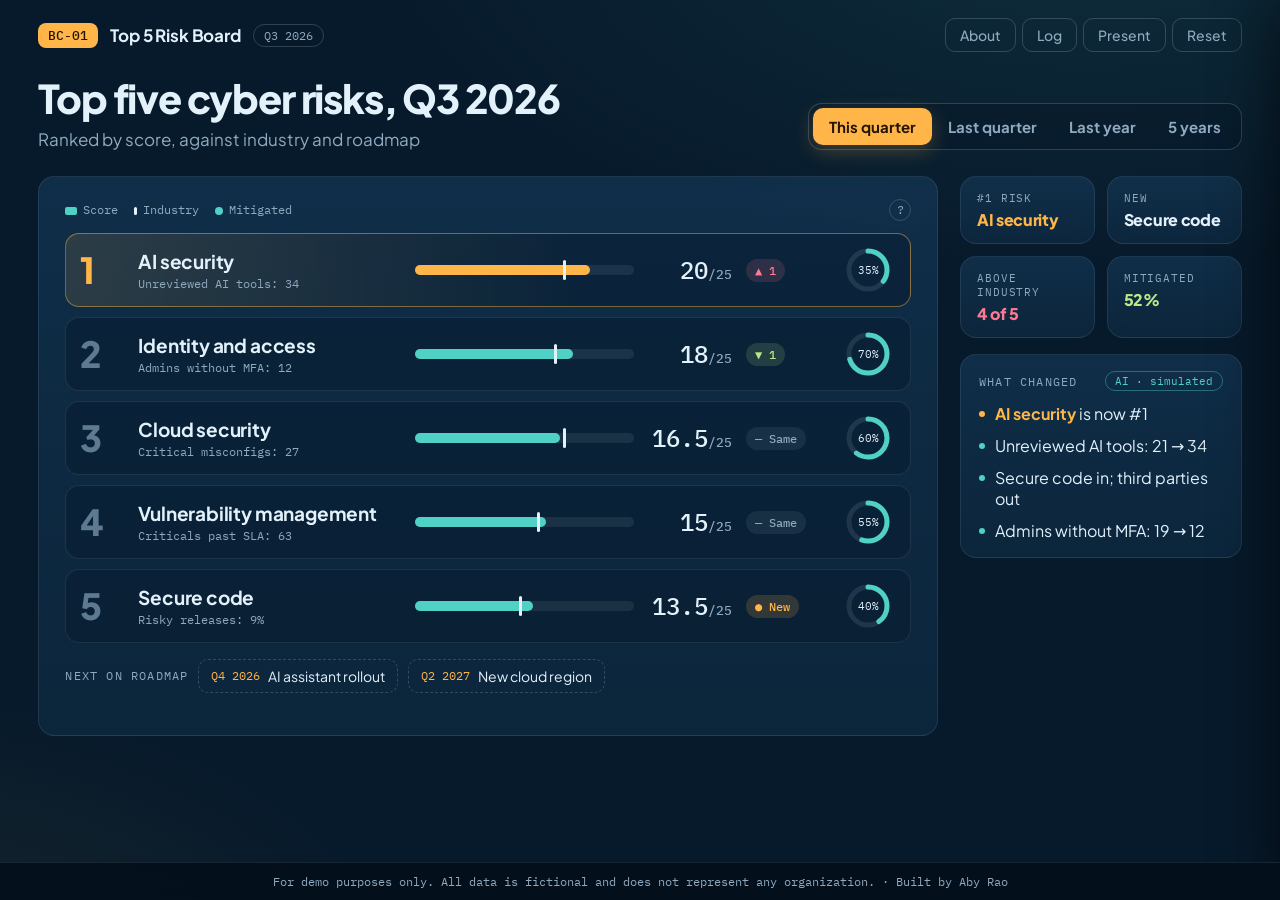
<file: BC-01_top5-risk-board-update/index.html>
<!doctype html>
<html lang="en">
<head>
  <meta charset="utf-8">
  <meta name="viewport" content="width=device-width, initial-scale=1">
  <title>Top 5 Risk Board · BC-01</title>
  <link rel="stylesheet" href="css/styles.css">
</head>
<body>
  <header class="bar">
    <div class="brand">
      <span class="badge mono">BC-01</span>
      <span class="brand-name">Top 5 Risk Board</span>
      <span class="pill mono" id="quarterNow" data-tip="Current reporting quarter">Q3 2026</span>
    </div>
    <div class="tools">
      <button id="aboutBtn" class="tool" data-tip="Checks, guardrails, and the AI off switch">About</button>
      <button id="logBtn" class="tool" data-tip="Every action taken in this session">Log</button>
      <button id="presenterBtn" class="tool" aria-pressed="false" data-tip="Larger view for the room (hides About and Log)">Present</button>
      <button id="resetBtn" class="tool" data-tip="Start the demo over">Reset</button>
    </div>
  </header>

  <main class="layout">
    <section class="head">
      <div>
        <h1 id="question">Top five cyber risks, Q3 2026</h1>
        <p id="subhead" class="subhead"></p>
      </div>
      <nav class="seg" role="tablist" aria-label="Time period">
        <span class="seg-ind" aria-hidden="true"></span>
        <button class="seg-btn on" data-view="now" role="tab" data-tip="Shortcut: 1">This quarter</button>
        <button class="seg-btn" data-view="lastq" role="tab" data-tip="Compare with Q2 2026 · Shortcut: 2">Last quarter</button>
        <button class="seg-btn" data-view="lasty" role="tab" data-tip="Compare with Q3 2025 · Shortcut: 3">Last year</button>
        <button class="seg-btn" data-view="five" role="tab" data-tip="Animated five-year ranking · Shortcut: 4">5 years</button>
      </nav>
    </section>

    <section id="stage" class="card stage" aria-live="polite"></section>

    <aside class="side">
      <div id="kpis" class="kpis"></div>
      <div class="card ai">
        <div class="ai-head">
          <span class="eyebrow">What changed</span>
          <span class="tag mono" data-tip="Written by simulated AI from the data on screen. Turn it off in About.">AI · simulated</span>
        </div>
        <ul id="summary" class="ai-list"></ul>
      </div>
    </aside>
  </main>

  <aside id="drawer" class="drawer" aria-hidden="true">
    <button class="tool close" data-close="drawer">Close</button>
    <div id="drawerBody"></div>
  </aside>

  <aside id="about" class="drawer" aria-hidden="true">
    <button class="tool close" data-close="about">Close</button>
    <div id="aboutBody"></div>
  </aside>

  <aside id="log" class="log card" aria-hidden="true">
    <div class="eyebrow">Activity log</div>
    <ol id="logList"></ol>
  </aside>

  <div id="tip" class="tip" role="tooltip" aria-hidden="true"></div>

  <footer class="foot mono">
    For demo purposes only. All data is fictional and does not represent any organization. · Built by Aby Rao
  </footer>

  <script src="js/data.js"></script>
  <script src="js/app.js"></script>
</body>
</html>
</file>
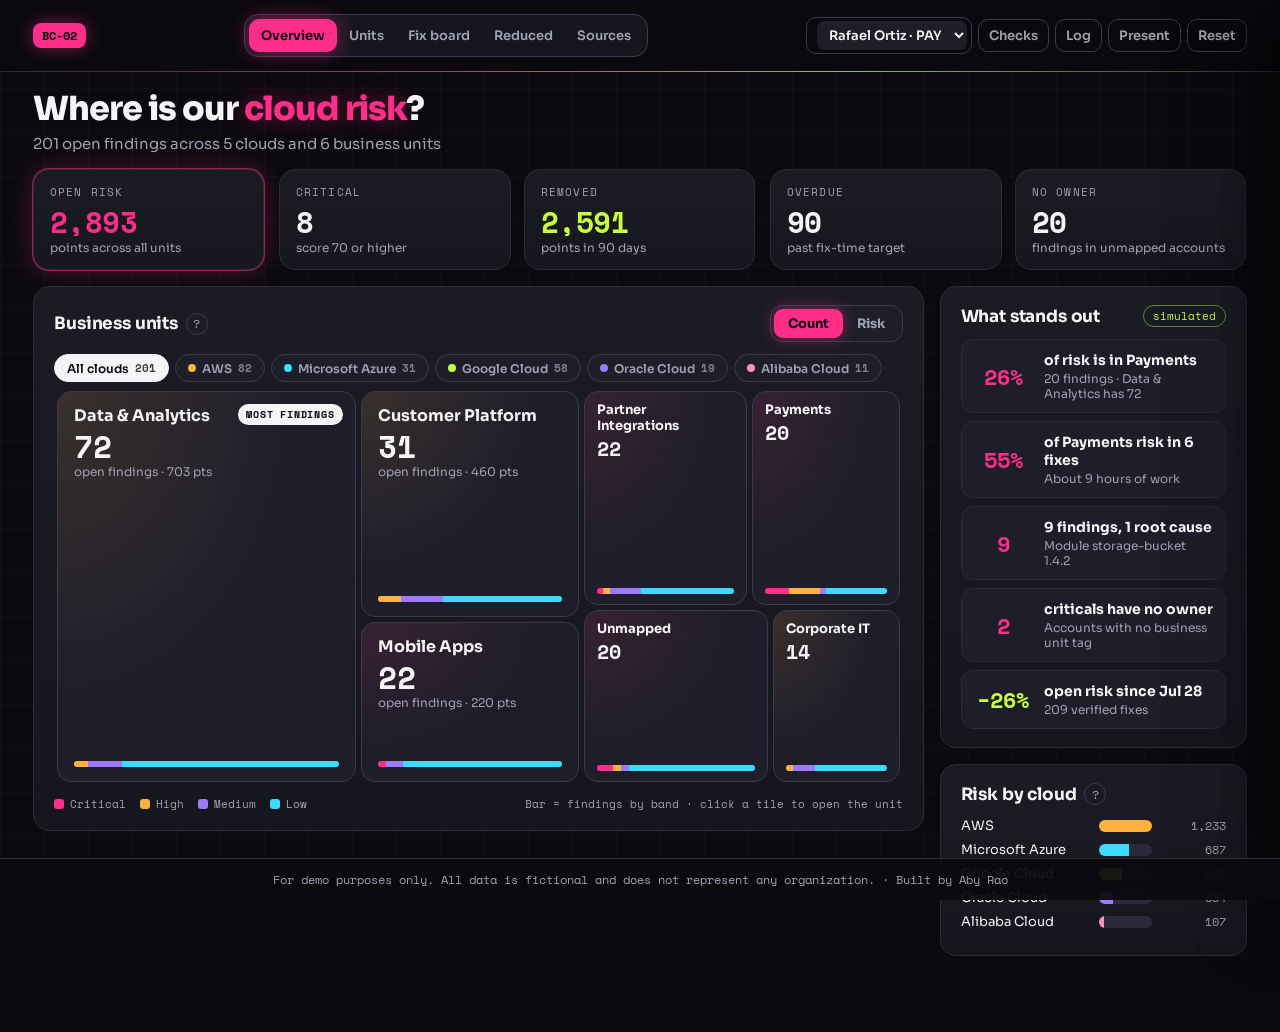
<file: BC-02_cloud-vuln-misconfig-dashboard/index.html>
<!doctype html>
<html lang="en">
<head>
  <meta charset="utf-8">
  <meta name="viewport" content="width=device-width, initial-scale=1">
  <title>Cloud Risk by Unit · BC-02</title>
  <link rel="stylesheet" href="css/styles.css">
</head>
<body>
  <header class="bar">
    <div class="brand">
      <span class="badge mono">BC-02</span>
      <span class="brand-name">Cloud Risk by Unit</span>
    </div>
    <nav class="seg" role="tablist" aria-label="Views">
      <span class="seg-ind" aria-hidden="true"></span>
      <button class="seg-btn on" data-view="overview" role="tab" data-tip="Where is our risk? · Shortcut: 1">Overview</button>
      <button class="seg-btn" data-view="units" role="tab" data-tip="What should we fix first? · Shortcut: 2">Units</button>
      <button class="seg-btn" data-view="board" role="tab" data-tip="What can I pick up? · Shortcut: 3">Fix board</button>
      <button class="seg-btn" data-view="reduced" role="tab" data-tip="What have we reduced? · Shortcut: 4">Reduced</button>
      <button class="seg-btn" data-view="sources" role="tab" data-tip="Where does it come from? · Shortcut: 5">Sources</button>
    </nav>
    <div class="tools">
      <label class="persona" data-tip="Switch people to see what each one can approve. Nobody can approve their own fix.">
        <span class="lbl">Viewing as</span>
        <select id="persona" aria-label="Viewing as"></select>
      </label>
      <button id="checksBtn" class="tool" data-tip="Known-answer checks and guardrails">Checks</button>
      <button id="logBtn" class="tool" data-tip="Every action in this session">Log</button>
      <button id="presenterBtn" class="tool" aria-pressed="false" data-tip="Larger view for the room">Present</button>
      <button id="resetBtn" class="tool" data-tip="Restore the starting data">Reset</button>
    </div>
  </header>

  <main class="layout">
    <section class="head">
      <div>
        <h1 id="question">Where is our cloud risk?</h1>
        <p id="subhead" class="subhead"></p>
      </div>
      <div id="headRight"></div>
    </section>
    <section id="view" class="view"></section>
  </main>

  <aside id="drawer" class="drawer" aria-hidden="true">
    <button class="tool close" data-close="drawer">Close</button>
    <div id="drawerBody"></div>
  </aside>

  <aside id="checks" class="drawer" aria-hidden="true">
    <button class="tool close" data-close="checks">Close</button>
    <div id="checksBody"></div>
  </aside>

  <aside id="log" class="log card" aria-hidden="true">
    <div class="eyebrow">Activity log</div>
    <ol id="logList"></ol>
  </aside>

  <div id="toast" class="toast" role="status" aria-live="polite"></div>
  <div id="tip" class="tip" role="tooltip" aria-hidden="true"></div>

  <footer class="foot mono">
    For demo purposes only. All data is fictional and does not represent any organization. · Built by Aby Rao
  </footer>

  <script src="js/data.js"></script>
  <script src="js/score.js"></script>
  <script src="js/generate.js"></script>
  <script src="js/app.js"></script>
</body>
</html>
</file>
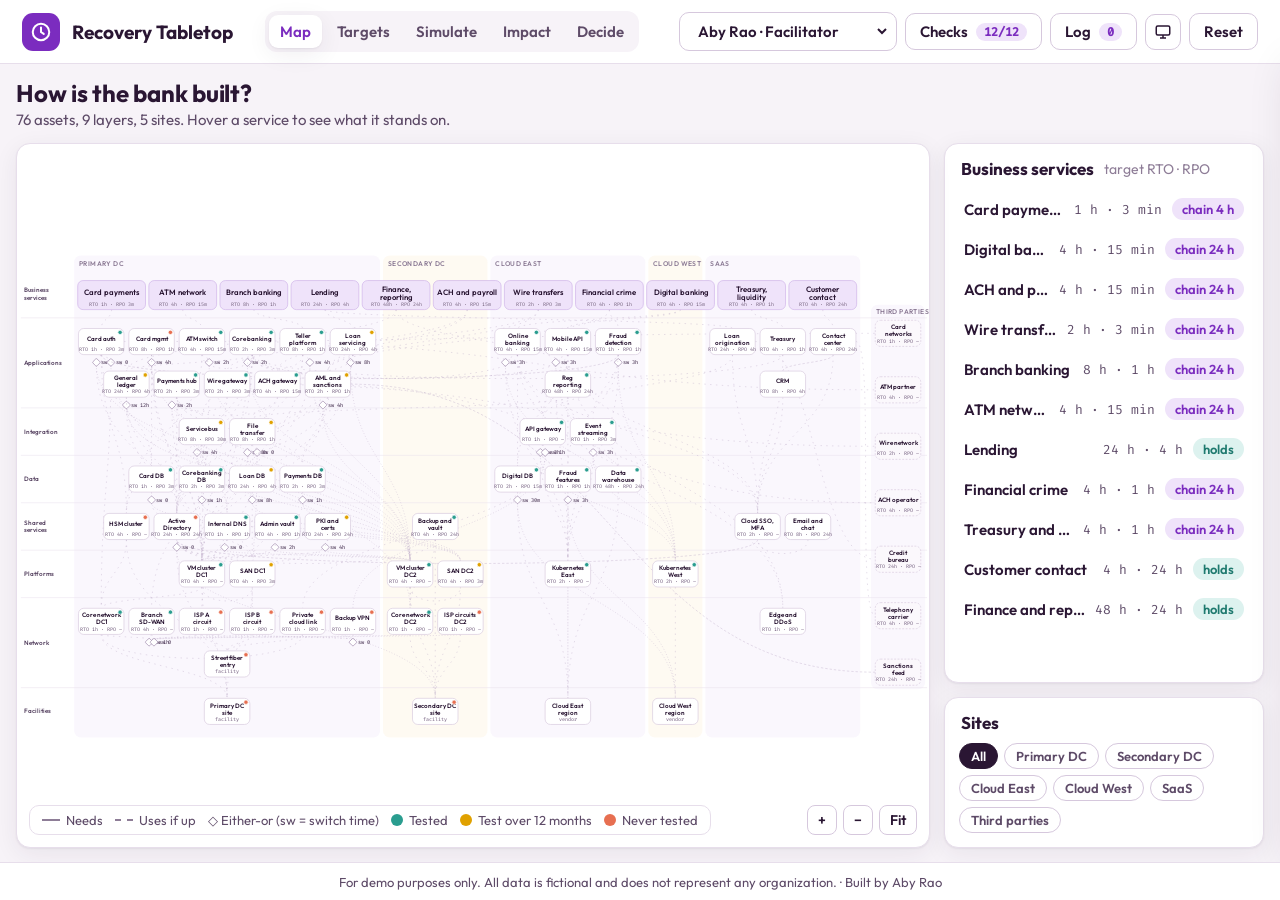
<file: BC-03_rto-rpo-simulator/index.html>
<!doctype html>
<html lang="en">
<head>
<meta charset="utf-8">
<meta name="viewport" content="width=device-width, initial-scale=1">
<title>RTO and RPO Tabletop Simulator</title>
<link rel="stylesheet" href="css/styles.css">
</head>
<body>
<header class="topbar">
  <div class="brand">
    <div class="brand-mark" aria-hidden="true">
      <svg width="22" height="22" viewBox="0 0 24 24" fill="none" stroke="currentColor" stroke-width="2.2" stroke-linecap="round"><circle cx="12" cy="12" r="9"/><path d="M12 7v5l3 2"/></svg>
    </div>
    <div>
      <div class="brand-title">Recovery Tabletop</div>
      <div class="brand-sub">BC-03 · RTO and RPO simulator</div>
    </div>
  </div>
  <nav class="tabs" role="tablist">
    <button class="tab active" data-view="map" role="tab"><kbd>1</kbd>Map</button>
    <button class="tab" data-view="targets" role="tab"><kbd>2</kbd>Targets</button>
    <button class="tab" data-view="simulate" role="tab"><kbd>3</kbd>Simulate</button>
    <button class="tab" data-view="impact" role="tab"><kbd>4</kbd>Impact</button>
    <button class="tab" data-view="decide" role="tab"><kbd>5</kbd>Decide</button>
  </nav>
  <div class="spacer"></div>
  <div class="tools">
    <div class="persona" data-tip="Who is using the simulator. Approvals and gap acceptance check this.">
      <label for="persona">Viewing as</label>
      <select id="persona"></select>
    </div>
    <button class="btn" id="btnChecks" data-tip="Known-answer checks, run live against the engine.">Checks <span class="badge-count" id="checkCount">–</span></button>
    <button class="btn" id="btnLog" data-tip="Every run, decision and approval, with the sim hour and who did it.">Log <span class="badge-count" id="logCount">0</span></button>
    <button class="btn icon" id="btnPresenter" data-tip="Presenter mode: larger type (P).">
      <svg width="18" height="18" viewBox="0 0 24 24" fill="none" stroke="currentColor" stroke-width="2"><rect x="3" y="4" width="18" height="12" rx="2"/><path d="M8 20h8M12 16v4"/></svg>
    </button>
    <button class="btn" id="btnReset" data-tip="Start over: clears runs, decisions, approvals and the log.">Reset</button>
  </div>
</header>

<main>
  <!-- 1 MAP -->
  <section class="view active" id="view-map">
    <div class="view-head">
      <div>
        <h1>How is the bank built?</h1>
        <div class="sub">76 assets, 9 layers, 5 sites. Hover a service to see what it stands on.</div>
      </div>
    </div>
    <div class="map-wrap" id="mapWrapMap">
      <div class="card map-card" id="mapSlotMap"></div>
      <aside class="side">
        <div class="card" style="flex:1">
          <div class="card-h">Business services <span class="sub">target RTO · RPO</span></div>
          <ul class="list scroll" id="svcList"></ul>
        </div>
        <div class="card">
          <div class="card-h">Sites</div>
          <div class="toggles" id="siteToggles"></div>
        </div>
      </aside>
    </div>
  </section>

  <!-- 2 TARGETS -->
  <section class="view" id="view-targets">
    <div class="view-head">
      <div>
        <h1>Do our targets hold on paper?</h1>
        <div class="sub">No failure needed. Each service is only as fast as the slowest thing it depends on.</div>
      </div>
    </div>
    <div class="tiles" id="targetTiles" style="grid-template-columns: repeat(4, 1fr)"></div>
    <div class="grid-3">
      <div class="card">
        <div class="card-h">Promised vs chain <span class="sub">service target vs worst target below it</span></div>
        <div class="chart" id="dumbbell"></div>
      </div>
      <div class="card">
        <div class="card-h"><span id="scatterTitle">Target vs tested</span>
          <span class="spacer"></span>
          <div class="seg" id="scatterSeg"><button class="on" data-k="rto">RTO</button><button data-k="rpo">RPO</button></div>
        </div>
        <div class="chart" id="scatter"></div>
      </div>
      <div class="card">
        <div class="card-h" id="targetListTitle">Inversions</div>
        <div class="scroll" id="targetList" style="padding: 0 6px 10px"></div>
      </div>
    </div>
  </section>

  <!-- 3 SIMULATE -->
  <section class="view" id="view-simulate">
    <div class="card sim-bar">
      <button class="scenario-btn" id="btnLibrary" data-tip="Pick one of 20 scenarios, or build a custom failure.">
        <span class="k">Scenario</span><span class="v" id="scenarioName">Choose a scenario</span>
      </button>
      <div class="field"><label for="startDay">Start</label>
        <div style="display:flex; gap:4px"><select id="startDay"></select><select id="startHour"></select></div>
      </div>
      <button class="tg" id="peakToggle" data-tip="Holiday card peak (Nov 15 to Dec 31): card payments ×1.4.">Holiday peak</button>
      <button class="btn primary" id="btnRun">Run</button>
      <div class="clock">
        <button class="btn icon" id="btnPlay" data-tip="Play or pause the clock (space).">
          <svg id="playIcon" width="18" height="18" viewBox="0 0 24 24" fill="currentColor"><path d="M7 5v14l11-7z"/></svg>
        </button>
        <div class="speed" id="speed"><button data-s="1">1×</button><button data-s="4" class="on">4×</button><button data-s="12">12×</button></div>
        <div class="scrub" id="scrub"><input type="range" id="clock" min="0" max="72" step="0.25" value="0" aria-label="Simulation clock"></div>
        <div class="clock-read"><b id="clockH">Hour 0</b><span id="clockT">–</span></div>
      </div>
    </div>
    <div class="map-wrap">
      <div class="card map-card" id="mapSlotSim"></div>
      <aside class="side">
        <div class="card" style="flex: 1.25">
          <div class="card-h">Services <span class="sub" id="railSub">bar = time down vs RTO</span></div>
          <div class="scroll" id="rail" style="padding: 0 6px 8px"></div>
        </div>
        <div class="card" style="flex: 1">
          <div class="card-h" id="simSideTitle">Why?</div>
          <div class="scroll" id="simSide"></div>
        </div>
      </aside>
    </div>
  </section>

  <!-- 4 IMPACT -->
  <section class="view" id="view-impact">
    <div class="view-head">
      <div>
        <h1>What does it cost the business?</h1>
        <div class="sub" id="impactSub">Data lost to the left of hour 0, time down to the right.</div>
      </div>
    </div>
    <div id="impactBody" style="display:flex; flex-direction:column; gap:14px; flex:1; min-height:0"></div>
  </section>

  <!-- 5 DECIDE -->
  <section class="view" id="view-decide">
    <div class="view-head">
      <div>
        <h1>What do we fix or accept?</h1>
        <div class="sub" id="decideSub">Toggle a fix to project it. Nothing changes the baseline until an owner approves.</div>
      </div>
    </div>
    <div id="decideBody" style="display:flex; flex-direction:column; gap:14px; flex:1; min-height:0"></div>
  </section>
</main>

<!-- scenario library -->
<div class="overlay" id="libOverlay" role="dialog" aria-label="Scenario library">
  <div class="card lib">
    <div class="card-h" style="padding-top:16px">Scenario library <span class="sub">20 scenarios</span><span class="spacer" style="flex:1"></span><button class="btn sm" id="libClose">Close</button></div>
    <div class="filters" id="libFilters"></div>
    <div class="lib-grid" id="libGrid"></div>
  </div>
</div>

<!-- node drawer -->
<aside class="drawer" id="drawer" aria-label="Asset details">
  <div class="drawer-h"><div style="flex:1" id="drawerHead"></div><button class="btn sm" id="drawerClose">Close</button></div>
  <div class="drawer-b" id="drawerBody"></div>
</aside>

<!-- panels -->
<div class="card panel" id="logPanel"><div class="card-h">Activity log<span class="spacer" style="flex:1"></span><button class="btn sm" data-close="logPanel">Close</button></div><div class="scroll" id="logList"></div></div>
<div class="card panel" id="checkPanel"><div class="card-h">Known-answer checks<span class="spacer" style="flex:1"></span><button class="btn sm" id="rerunChecks">Run again</button><button class="btn sm" data-close="checkPanel">Close</button></div><div class="scroll" id="checkList"></div></div>

<div class="toast" id="toast"></div>
<div class="tip" id="tip"></div>
<footer>For demo purposes only. All data is fictional and does not represent any organization. · Built by Aby Rao</footer>

<script src="js/data.js"></script>
<script src="js/engine.js"></script>
<script src="js/layout.js"></script>
<script src="js/app.js"></script>
</body>
</html>
</file>
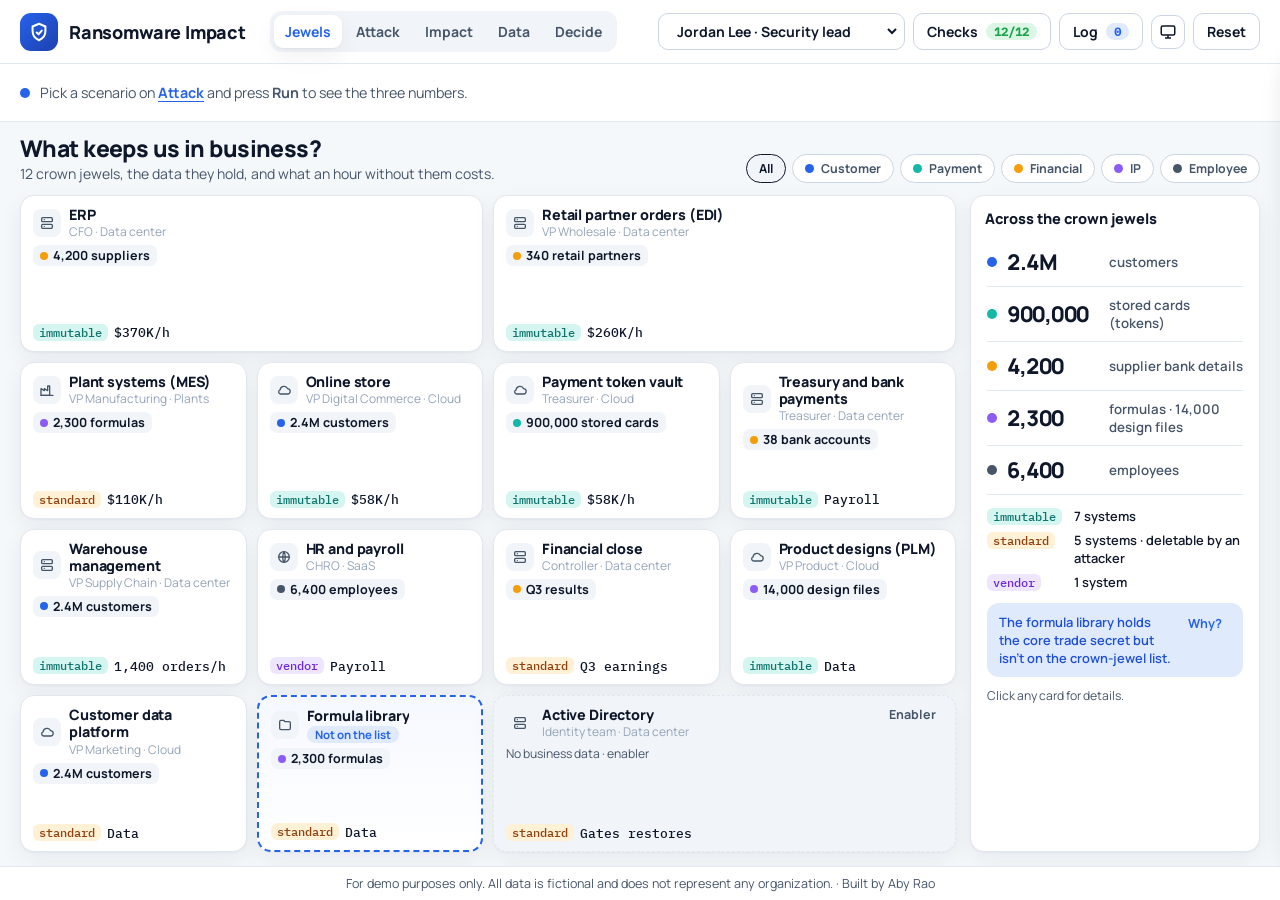
<file: BC-04_ransomware-impact-brief/index.html>
<!doctype html>
<html lang="en">
<head>
<meta charset="utf-8">
<meta name="viewport" content="width=device-width, initial-scale=1">
<title>Ransomware Impact Brief</title>
<link rel="stylesheet" href="css/styles.css">
</head>
<body>
<header class="topbar">
  <div class="brand">
    <div class="brand-mark" aria-hidden="true">
      <svg width="22" height="22" viewBox="0 0 24 24" fill="none" stroke="currentColor" stroke-width="2.2" stroke-linecap="round" stroke-linejoin="round"><path d="M12 3l7 3v5c0 4.6-3 8.4-7 10-4-1.6-7-5.4-7-10V6z"/><path d="M9.5 12.5l2 2 3.5-4"/></svg>
    </div>
    <div class="brand-text">
      <div class="brand-title">Ransomware Impact</div>
      <div class="brand-sub">BC-04 · Executive brief</div>
    </div>
  </div>
  <nav class="tabs" role="tablist" aria-label="Views">
    <button class="tab active" data-view="jewels" role="tab" aria-selected="true"><kbd>1</kbd>Jewels</button>
    <button class="tab" data-view="attack" role="tab" aria-selected="false"><kbd>2</kbd>Attack</button>
    <button class="tab" data-view="impact" role="tab" aria-selected="false"><kbd>3</kbd>Impact</button>
    <button class="tab" data-view="data" role="tab" aria-selected="false"><kbd>4</kbd>Data</button>
    <button class="tab" data-view="decide" role="tab" aria-selected="false"><kbd>5</kbd>Decide</button>
  </nav>
  <div class="spacer"></div>
  <div class="tools">
    <div class="persona" data-tip="Who is using the simulator. Approvals check this.">
      <label for="persona">Viewing as</label>
      <select id="persona"></select>
    </div>
    <button class="btn" id="btnChecks" data-tip="Known-answer checks K1 to K12, run live against the engine.">Checks <span class="badge-count" id="checkCount">–</span></button>
    <button class="btn" id="btnLog" data-tip="Every run, decision and approval, with who did it.">Log <span class="badge-count" id="logCount">0</span></button>
    <button class="btn icon" id="btnPresenter" aria-label="Presenter mode" data-tip="Presenter mode: larger type (P).">
      <svg width="18" height="18" viewBox="0 0 24 24" fill="none" stroke="currentColor" stroke-width="2"><rect x="3" y="4" width="18" height="12" rx="2"/><path d="M8 20h8M12 16v4"/></svg>
    </button>
    <button class="btn" id="btnReset" data-tip="Start over: clears the run, decisions, approvals and the log.">Reset</button>
  </div>
</header>

<div class="hero-strip" id="heroStrip">
  <div class="hero-empty" id="heroEmpty">
    <span class="pulse-dot"></span>
    <span>Pick a scenario on <button class="linkish" data-goto="attack">Attack</button> and press <b>Run</b> to see the three numbers.</span>
  </div>
  <div class="hero-items hidden" id="heroItems">
    <div class="hero-scn" id="heroScn"></div>
    <button class="hero-item" data-goto="impact" id="heroHours" data-tip="">
      <span class="h-label">Hours down</span><span class="h-value" id="hvHours">0</span><span class="h-sub" id="hsHours"></span>
    </button>
    <button class="hero-item" data-goto="data" id="heroCust" data-tip="">
      <span class="h-label">Customers affected</span><span class="h-value" id="hvCust">0</span><span class="h-sub" id="hsCust"></span>
    </button>
    <button class="hero-item accent" data-goto="impact" id="heroRev" data-tip="">
      <span class="h-label">Revenue at risk</span><span class="h-value" id="hvRev">$0</span><span class="h-sub" id="hsRev"></span>
    </button>
  </div>
</div>

<main id="main">
  <!-- 1 JEWELS -->
  <section class="view active" id="view-jewels" role="tabpanel">
    <div class="view-head">
      <div>
        <h1>What keeps us in business?</h1>
        <div class="sub">12 crown jewels, the data they hold, and what an hour without them costs.</div>
      </div>
      <div class="spacer"></div>
      <div class="filters" id="classFilters" role="group" aria-label="Filter by data class"></div>
    </div>
    <div class="jewels-body">
      <div class="wall" id="wall"></div>
      <aside class="card drawer" id="jewelDrawer" aria-live="polite"></aside>
    </div>
  </section>

  <!-- 2 ATTACK -->
  <section class="view" id="view-attack" role="tabpanel">
    <div class="view-head">
      <div>
        <h1>How far does one break-in reach?</h1>
        <div class="sub" id="attackSub">Pick a way in, then press Run.</div>
      </div>
    </div>
    <div class="attack-body">
      <div class="card map-card">
        <svg id="zoneSvg" viewBox="0 0 1100 610" preserveAspectRatio="xMidYMid meet" role="img" aria-label="Trust zones and attack paths"></svg>
        <div class="map-legend">
          <span class="lg"><i class="sw ok"></i>Running</span>
          <span class="lg"><i class="sw lock"></i>Encrypted</span>
          <span class="lg"><i class="sw exp"></i>Data presumed exposed</span>
          <span class="lg"><i class="sw cut"></i>Path cut by a control</span>
        </div>
      </div>
      <aside class="side">
        <div class="card side-card">
          <div class="card-h">Way in <span class="sub">6 scenarios</span></div>
          <div class="scn-list" id="scnList"></div>
          <div class="run-row">
            <button class="btn primary" id="btnRun">Run</button>
            <span class="muted small" id="runNote"></span>
          </div>
        </div>
        <div class="card side-card grow">
          <div class="card-h">What happened <span class="sim-tag" data-tip="Written by a simulated AI from the engine's results.">simulated</span></div>
          <div class="result" id="attackResult"><div class="empty">Results appear here after a run.</div></div>
        </div>
      </aside>
    </div>
  </section>

  <!-- 3 IMPACT -->
  <section class="view" id="view-impact" role="tabpanel">
    <div class="view-head">
      <div>
        <h1>What does it cost the business?</h1>
        <div class="sub" id="impactSub">Run a scenario first.</div>
      </div>
      <div class="spacer"></div>
      <div class="head-controls">
        <label class="field" data-tip="When the files are encrypted. The calendar changes how much each hour costs.">
          <span>Start</span>
          <select id="startSel"></select>
        </label>
        <div class="switches" id="wkSwitches"></div>
      </div>
    </div>
    <div class="impact-body">
      <div class="card timeline-card">
        <div class="card-h">Recovery timeline <span class="sub" id="tlSub"></span><span class="spacer"></span>
          <span class="tl-legend">
            <span class="lg"><i class="sw restore"></i>Restore</span>
            <span class="lg"><i class="sw rebuild"></i>Rebuild</span>
            <span class="lg"><i class="sw offline"></i>Offline copy</span>
            <span class="lg"><i class="sw vendor"></i>Vendor</span>
          </span>
        </div>
        <div class="tl-host" id="tlHost"></div>
        <div class="clock-row">
          <button class="btn sm icon" id="btnPlay" aria-label="Play clock" data-tip="Play the clock.">
            <svg width="16" height="16" viewBox="0 0 24 24" fill="currentColor"><path d="M7 5l12 7-12 7z"/></svg>
          </button>
          <input type="range" id="clock" min="0" max="200" step="1" value="0" aria-label="Clock hour">
          <div class="clock-read mono" id="clockRead">Hour 0</div>
        </div>
      </div>
      <div class="impact-cards">
        <div class="card">
          <div class="card-h">Who is affected <button class="why" data-why="people">Why?</button></div>
          <div class="people" id="peopleList"></div>
        </div>
        <div class="card">
          <div class="card-h">Total impact <span class="sub" id="totalSub"></span><button class="why" data-why="cost">Why?</button></div>
          <div class="wf-host" id="wfHost"></div>
        </div>
        <div class="card">
          <div class="card-h">Obligations and clocks <span class="tag-warn" data-tip="Reference markers only. Legal confirms before any real use.">not legal advice</span></div>
          <div class="obl" id="oblList"></div>
        </div>
      </div>
    </div>
  </section>

  <!-- 4 DATA -->
  <section class="view" id="view-data" role="tabpanel">
    <div class="view-head">
      <div>
        <h1>What did they take?</h1>
        <div class="sub">Data on a reached system is presumed exposed until forensics shows otherwise.</div>
      </div>
    </div>
    <div class="data-tiles" id="dataTiles"></div>
    <div class="data-body">
      <div class="card">
        <div class="card-h">Where it sits <span class="sub" id="matrixSub">held · presumed exposed</span></div>
        <div class="matrix-host" id="matrix"></div>
      </div>
      <div class="card">
        <div class="card-h">Data that can't be restored <button class="why" data-why="dataLost">Why?</button></div>
        <div class="lost-host" id="lostBars"></div>
        <div class="notify" id="notifyLine"></div>
      </div>
    </div>
  </section>

  <!-- 5 DECIDE -->
  <section class="view" id="view-decide" role="tabpanel">
    <div class="view-head">
      <div>
        <h1>What do we change?</h1>
        <div class="sub">Projections only. Nothing changes the baseline without approval.</div>
      </div>
    </div>
    <div class="decide-body">
      <div class="card">
        <div class="card-h">Controls <span class="sub" id="ctrlSub">effect of each alone</span></div>
        <div class="ctrl-grid" id="ctrlGrid"></div>
      </div>
      <div class="card order-card">
        <div class="card-h">Restore order <button class="why" data-why="order">Why?</button></div>
        <ol class="order" id="orderList"></ol>
        <div class="order-foot">
          <span class="muted small" id="teamsNote"></span>
          <span class="spacer"></span>
          <button class="btn sm" id="btnOrderReset">Default</button>
          <button class="btn sm primary" id="btnAdopt" data-tip="Only the COO can adopt a new restore order as the baseline.">Adopt</button>
        </div>
      </div>
      <div class="decide-right">
        <div class="card">
          <div class="card-h">Baseline vs projection</div>
          <div class="compare" id="compare"></div>
        </div>
        <div class="card brief-card">
          <div class="card-h">Executive brief <span class="sim-tag" data-tip="Drafted by a simulated AI. A person edits and approves it.">simulated</span></div>
          <div class="steps" id="briefSteps"></div>
          <div class="brief-actions">
            <button class="btn primary" id="btnDraft">Draft brief</button>
            <button class="btn" id="btnOpenBrief" disabled>Open</button>
          </div>
        </div>
      </div>
    </div>
  </section>
</main>

<!-- drawers and modals -->
<aside class="panel" id="panelChecks" aria-hidden="true">
  <div class="panel-h"><span>Known-answer checks</span><span class="spacer"></span><button class="btn sm" id="btnRerun">Run again</button><button class="btn sm icon" data-close="panelChecks" aria-label="Close">✕</button></div>
  <div class="panel-b" id="checksBody"></div>
</aside>
<aside class="panel" id="panelLog" aria-hidden="true">
  <div class="panel-h"><span>Activity log</span><span class="spacer"></span><button class="btn sm icon" data-close="panelLog" aria-label="Close">✕</button></div>
  <ol class="panel-b log" id="logBody"></ol>
</aside>

<div class="modal" id="briefModal" aria-hidden="true" role="dialog" aria-label="Executive brief">
  <div class="modal-inner">
    <div class="modal-bar">
      <div class="steps compact" id="briefStepsModal"></div>
      <span class="spacer"></span>
      <button class="btn sm" id="btnEdit">Edit</button>
      <button class="btn sm" id="btnLegal" data-tip="General Counsel signs off on the regulatory lines.">Legal sign-off</button>
      <button class="btn sm primary" id="btnApprove" data-tip="The CISO approves. The last editor can't approve.">Approve</button>
      <button class="btn sm" id="btnSend">Send</button>
      <button class="btn sm" id="btnDownload">Download .md</button>
      <button class="btn sm icon" data-close="briefModal" aria-label="Close">✕</button>
    </div>
    <div class="modal-msg" id="briefMsg" role="status"></div>
    <div class="paper-wrap"><article class="paper" id="paper"></article></div>
  </div>
</div>

<div class="modal" id="whyModal" aria-hidden="true" role="dialog" aria-label="Why">
  <div class="why-card">
    <div class="panel-h"><span id="whyTitle">Why?</span><span class="sim-tag">simulated</span><span class="spacer"></span><button class="btn sm icon" data-close="whyModal" aria-label="Close">✕</button></div>
    <div class="why-body" id="whyBody"></div>
  </div>
</div>

<div class="tooltip" id="tooltip" role="tooltip"></div>
<div class="toast" id="toast" role="status" aria-live="polite"></div>

<footer class="foot">For demo purposes only. All data is fictional and does not represent any organization. · Built by Aby Rao</footer>

<script src="js/data.js"></script>
<script src="js/engine.js"></script>
<script src="js/app.js"></script>
</body>
</html>
</file>
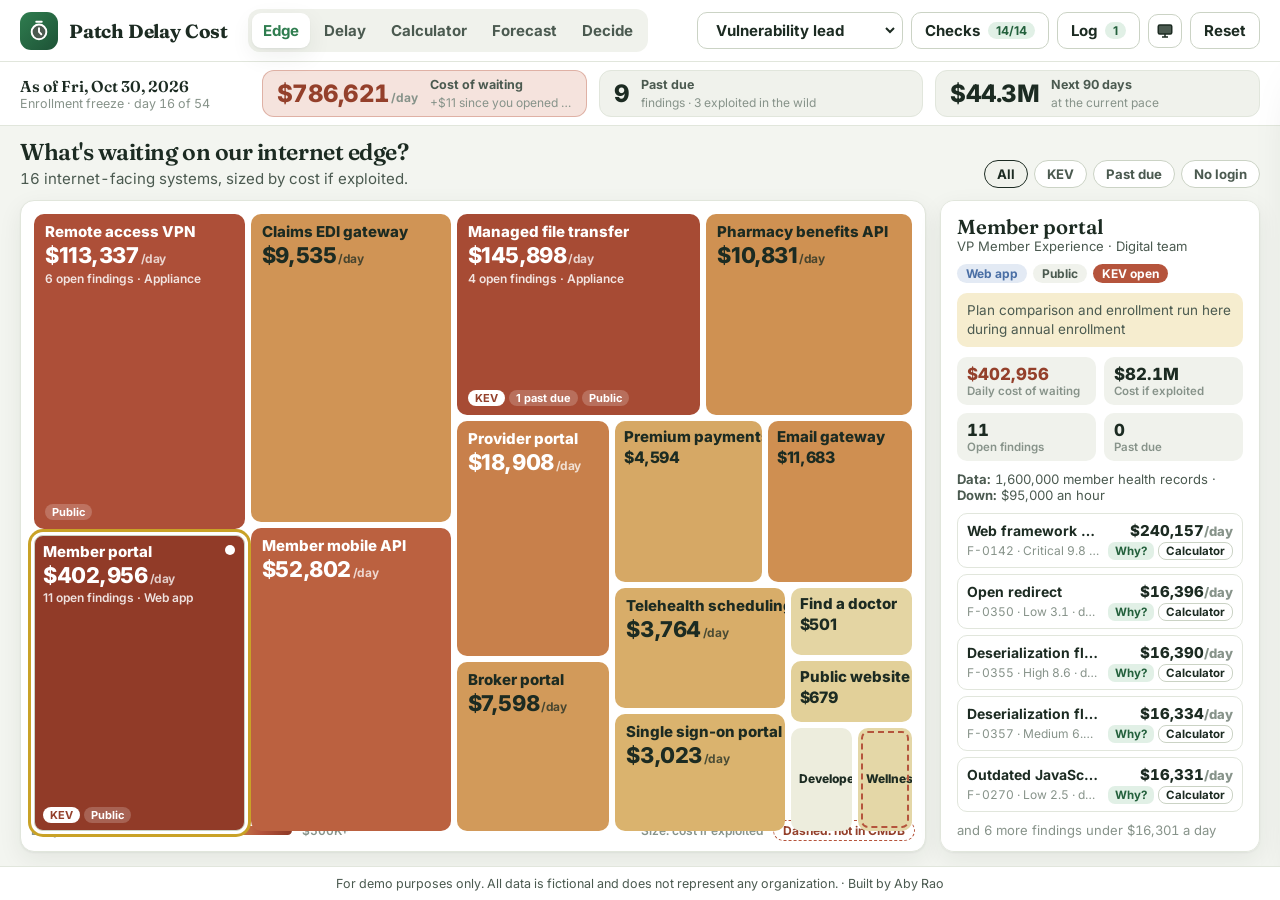
<file: BC-05_patch-delay-cost-calculator/index.html>
<!doctype html>
<html lang="en">
<head>
<meta charset="utf-8">
<meta name="viewport" content="width=device-width, initial-scale=1">
<title>Patch Delay Cost Calculator</title>
<link rel="stylesheet" href="css/styles.css">
</head>
<body>
<header class="topbar">
  <div class="brand">
    <div class="brand-mark" aria-hidden="true">
      <svg width="22" height="22" viewBox="0 0 24 24" fill="none" stroke="currentColor" stroke-width="2.1" stroke-linecap="round" stroke-linejoin="round"><circle cx="12" cy="13" r="8"/><path d="M12 9v4l2.5 2.5"/><path d="M9 2h6"/></svg>
    </div>
    <div class="brand-text">
      <div class="brand-title">Patch Delay Cost</div>
      <div class="brand-sub">BC-05 · Internet edge</div>
    </div>
  </div>
  <nav class="tabs" role="tablist" aria-label="Views">
    <button class="tab active" data-view="edge" role="tab" aria-selected="true"><kbd>1</kbd>Edge</button>
    <button class="tab" data-view="delay" role="tab" aria-selected="false"><kbd>2</kbd>Delay</button>
    <button class="tab" data-view="calc" role="tab" aria-selected="false"><kbd>3</kbd>Calculator</button>
    <button class="tab" data-view="forecast" role="tab" aria-selected="false"><kbd>4</kbd>Forecast</button>
    <button class="tab" data-view="decide" role="tab" aria-selected="false"><kbd>5</kbd>Decide</button>
  </nav>
  <div class="spacer"></div>
  <div class="tools">
    <div class="persona" data-tip="Who is using the calculator. Approvals check this role.">
      <label for="persona">Viewing as</label>
      <select id="persona"></select>
    </div>
    <button class="btn" id="btnChecks" data-tip="Known-answer checks K1 to K14, run live against the engine.">Checks <span class="badge-count" id="checkCount">–</span></button>
    <button class="btn" id="btnLog" data-tip="Every change, decision and approval, with who did it and when.">Log <span class="badge-count" id="logCount">0</span></button>
    <button class="btn icon" id="btnPresenter" aria-label="Presenter mode" data-tip="Presenter mode: larger type (P).">
      <svg width="18" height="18" viewBox="0 0 24 24" fill="none" stroke="currentColor" stroke-width="2"><rect x="3" y="4" width="18" height="12" rx="2"/><path d="M8 20h8M12 16v4"/></svg>
    </button>
    <button class="btn" id="btnReset" data-tip="Start over: restores the data and clears edits, decisions, approvals and the log.">Reset</button>
  </div>
</header>

<div class="hero-strip">
  <div class="hero-ctx">
    <div class="t" id="ctxDate"></div>
    <div class="s" id="ctxFreeze"></div>
  </div>
  <button class="hero-item accent" data-goto="edge" id="heroDaily">
    <span class="h-label">Cost of waiting</span><span class="h-value" id="hvDaily">$0</span><span class="h-sub" id="hsDaily"></span>
  </button>
  <button class="hero-item" data-goto="delay" id="heroDue">
    <span class="h-label">Past due</span><span class="h-value" id="hvDue">0</span><span class="h-sub" id="hsDue"></span>
  </button>
  <button class="hero-item" data-goto="forecast" id="heroNext">
    <span class="h-label">Next 90 days</span><span class="h-value" id="hvNext">$0</span><span class="h-sub" id="hsNext"></span>
  </button>
</div>

<main id="main">
  <!-- 1 EDGE -->
  <section class="view active" id="view-edge" role="tabpanel" aria-label="Edge">
    <div class="view-head">
      <div>
        <h1>What's waiting on our internet edge?</h1>
        <div class="sub">16 internet-facing systems, sized by cost if exploited.</div>
      </div>
      <div class="spacer"></div>
      <div class="filters" id="edgeFilters" role="group" aria-label="Filter assets"></div>
    </div>
    <div class="edge-body">
      <div class="card treemap-card">
        <div class="treemap" id="treemap"></div>
        <div class="legend" id="edgeLegend"></div>
      </div>
      <aside class="card drawer" id="assetDrawer" aria-live="polite"></aside>
    </div>
  </section>

  <!-- 2 DELAY -->
  <section class="view" id="view-delay" role="tabpanel" aria-label="Delay">
    <div class="view-head">
      <div>
        <h1>What did late patching cost us?</h1>
        <div class="sub">Expected loss accrued after each SLA due date, last 12 months.</div>
      </div>
      <div class="spacer"></div>
      <div class="kpis" id="delayKpis"></div>
    </div>
    <div class="delay-body">
      <div class="delay-left">
        <div class="card chart-card">
          <div class="card-h">Cost of delay by month <span class="sub">click a month</span></div>
          <div class="chart" id="monthChart"></div>
        </div>
        <div class="card sev-card">
          <div class="card-h">Days to patch vs SLA <span class="sub">median, closed findings</span></div>
          <div id="sevStrip" class="sev-strip"></div>
        </div>
      </div>
      <aside class="card drawer" id="monthDrawer" aria-live="polite"></aside>
    </div>
  </section>

  <!-- 3 CALCULATOR -->
  <section class="view" id="view-calc" role="tabpanel" aria-label="Calculator">
    <div class="view-head">
      <div>
        <h1>What does waiting cost for this finding?</h1>
        <div class="sub" id="calcSub"></div>
      </div>
      <div class="spacer"></div>
      <button class="why" id="calcWhy" data-tip="Explain this finding's cost in plain language (simulated AI).">Why?</button>
    </div>
    <div class="calc-body">
      <div class="card controls" id="calcControls">
        <label class="ctl-label" for="calcFinding">Finding</label>
        <select id="calcFinding" class="sel"></select>
        <div class="ctl-label">Patch date <span class="ctl-val" id="patchLabel"></span></div>
        <input type="range" id="patchSlider" min="0" max="120" step="1" aria-label="Patch date, days from today">
        <div class="quick" id="patchQuick"></div>
        <div class="ctl-label" data-tip="How reachable the system is. Login required halves the chance per day; a partner allowlist cuts it to a fifth.">Exposure</div>
        <div class="seg" id="segExposure" role="group" aria-label="Exposure"></div>
        <div class="ctl-label" data-tip="A compensating control that starts tomorrow. A WAF virtual patch cuts the chance per day by 70%. An allowlist limits access to partner IP addresses.">Control</div>
        <div class="seg" id="segControl" role="group" aria-label="Compensating control"></div>
        <label class="toggle" data-tip="What if this finding were added to the KEV catalog today? Exploited-in-the-wild findings carry the highest chance per day.">
          <input type="checkbox" id="assumeKev"><span class="track"></span><span>Assume exploited</span>
        </label>
        <div class="ctl-label" data-tip="Cost of waiting for each candidate patch date, with the current settings.">Compare dates</div>
        <div class="cmp" id="calcCompare"></div>
        <details class="biz" id="bizInputs">
          <summary data-tip="Business context the scanner doesn't know. Edits change this view only and are logged.">Business inputs</summary>
          <div id="bizFields"></div>
        </details>
      </div>
      <div class="calc-right">
        <div class="calc-cards" id="calcCards"></div>
        <div class="card chart-card">
          <div class="card-h">Expected loss of waiting <span class="sub" id="curveSub"></span></div>
          <div class="chart" id="curveChart"></div>
        </div>
      </div>
    </div>
  </section>

  <!-- 4 FORECAST -->
  <section class="view" id="view-forecast" role="tabpanel" aria-label="Forecast">
    <div class="view-head">
      <div>
        <h1>What will waiting cost next quarter?</h1>
        <div class="sub">Open findings plus 36 projected, Oct 30 to Jan 27.</div>
      </div>
      <div class="spacer"></div>
      <label class="toggle" data-tip="Low and high estimates at half and double the chance-per-day rates. The rates are fictional estimates, so the band shows how much the answer depends on them.">
        <input type="checkbox" id="bandToggle" checked><span class="track"></span><span>Range</span>
      </label>
      <div class="seg big" id="segScenario" role="group" aria-label="Scenario"></div>
    </div>
    <div class="fc-body">
      <div class="card chart-card">
        <div class="card-h">Cumulative expected loss <span class="sub">next 90 days</span></div>
        <div class="chart" id="fcChart"></div>
      </div>
      <div class="fc-side" id="fcSide"></div>
    </div>
  </section>

  <!-- 5 DECIDE -->
  <section class="view" id="view-decide" role="tabpanel" aria-label="Decide">
    <div class="view-head">
      <div>
        <h1>What do we ask for?</h1>
        <div class="sub">Order the queue by cost, send the memo, record who accepts the rest.</div>
      </div>
    </div>
    <div class="decide-body">
      <div class="card queue-card">
        <div class="card-h">Patch queue <span class="sub" data-tip="The 21 most urgent open findings (top 12 by CVSS and top 12 by daily cost), patched 3 a week. Loss is expected loss over the next 30 days.">3 a week, next 30 days</span>
          <div class="spacer"></div>
          <div class="seg sm" id="segOrder" role="group" aria-label="Queue order"></div>
        </div>
        <div class="queue-total" id="queueTotal"></div>
        <div class="queue" id="queue"></div>
      </div>
      <div class="decide-right">
        <div class="card memo-card" id="memoCard"></div>
        <div class="card accept-card" id="acceptCard"></div>
      </div>
    </div>
  </section>
</main>

<footer class="footer">For demo purposes only. All data is fictional and does not represent any organization. · Built by Aby Rao</footer>

<!-- side sheets and dialogs -->
<aside class="sheet" id="logSheet" aria-label="Activity log" aria-hidden="true">
  <div class="sheet-h">Activity log <div class="spacer"></div><button class="btn sm" data-close="logSheet">Close</button></div>
  <ol class="log" id="logList"></ol>
</aside>
<aside class="sheet wide" id="checksSheet" aria-label="Known-answer checks" aria-hidden="true">
  <div class="sheet-h">Known-answer checks <span class="sub" id="checksSub"></span><div class="spacer"></div><button class="btn sm" id="rerunChecks">Run again</button><button class="btn sm" data-close="checksSheet">Close</button></div>
  <div class="checks" id="checksList"></div>
</aside>
<div class="dialog-wrap" id="whyWrap" aria-hidden="true">
  <div class="dialog" role="dialog" aria-modal="true" aria-labelledby="whyTitle">
    <div class="dialog-h"><span id="whyTitle"></span><span class="sim-tag" data-tip="Written by a simulated AI from the engine's numbers. No model is called.">simulated</span><div class="spacer"></div><button class="btn sm" data-close="whyWrap">Close</button></div>
    <div class="dialog-b" id="whyBody"></div>
  </div>
</div>
<div class="tip" id="tip" role="tooltip"></div>
<div class="toast" id="toast" role="status" aria-live="polite"></div>

<script src="js/data.js"></script>
<script src="js/engine.js"></script>
<script src="js/app.js"></script>
</body>
</html>
</file>
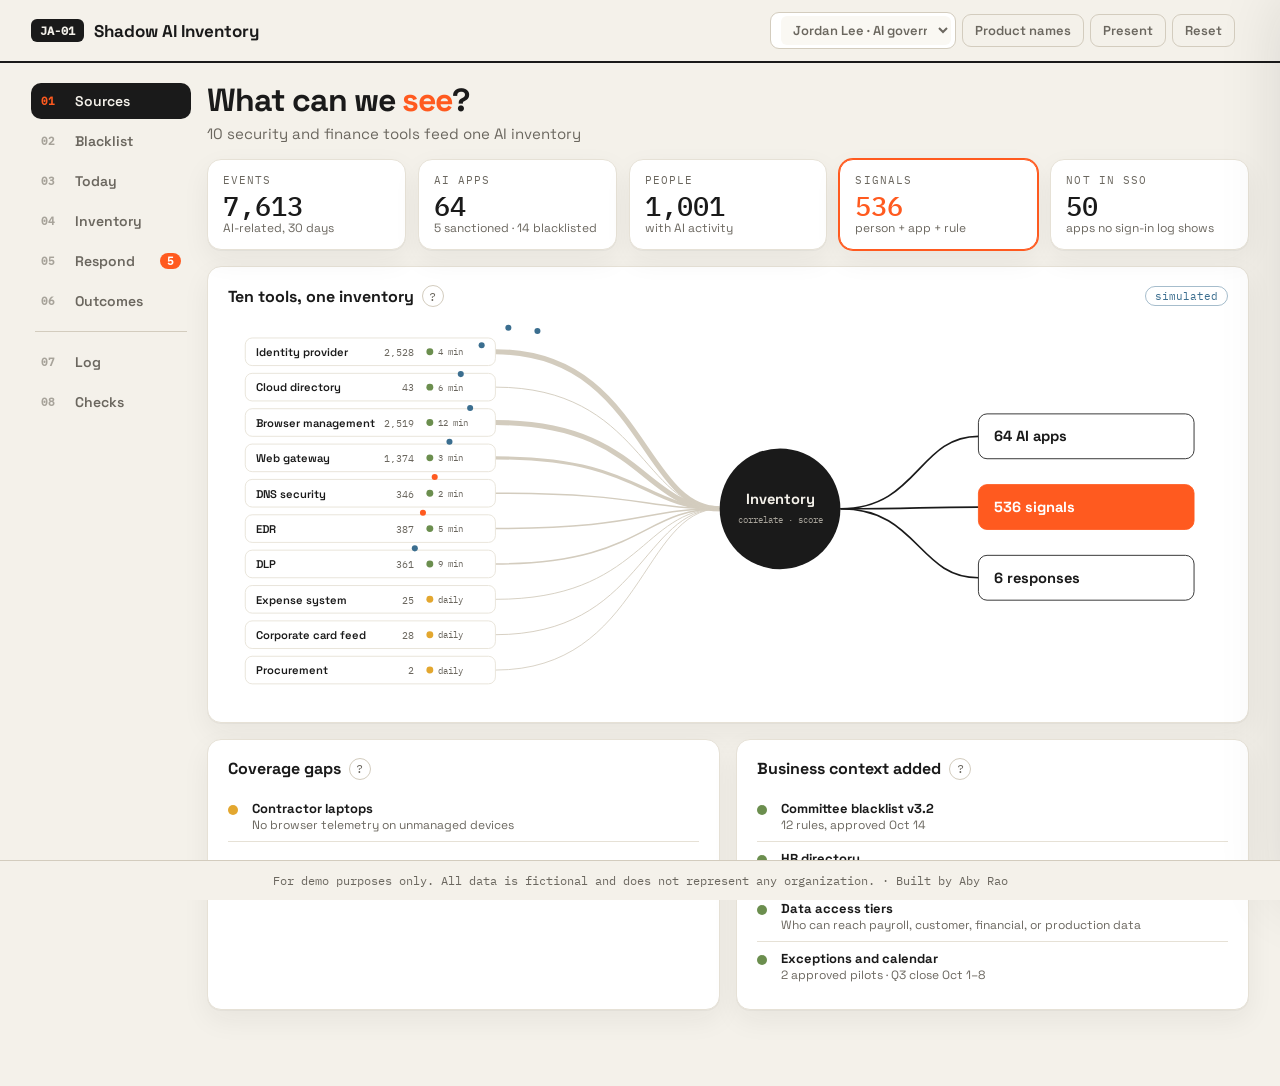
<file: JA-01_shadow-ai-inventory/index.html>
<!doctype html>
<html lang="en">
<head>
  <meta charset="utf-8">
  <meta name="viewport" content="width=device-width, initial-scale=1">
  <title>Shadow AI Inventory · JA-01</title>
  <link rel="stylesheet" href="css/styles.css">
</head>
<body>
  <header class="bar">
    <div class="brand">
      <span class="badge mono">JA-01</span>
      <span class="brand-name">Shadow AI Inventory</span>
    </div>
    <div class="datepill" data-tip="The demo's fictional 'today'">Mon Oct 26, 2026 · 30 days of data</div>
    <div class="tools">
      <label class="persona" data-tip="Switch people to see who can approve notices and removals">
        <span class="lbl">Viewing as</span>
        <select id="persona" aria-label="Viewing as"></select>
      </label>
      <button id="namesBtn" class="tool" aria-pressed="false" data-tip="Show product names instead of generic tool names">Product names</button>
      <button id="presenterBtn" class="tool" aria-pressed="false" data-tip="Larger view for the room">Present</button>
      <button id="resetBtn" class="tool" data-tip="Restore the starting data">Reset</button>
    </div>
  </header>

  <div class="shell">
    <nav id="rail" class="rail" aria-label="Views"></nav>
    <main id="view" class="view"></main>
  </div>

  <aside id="drawer" class="drawer" aria-hidden="true">
    <button class="tool close" data-close="drawer">Close</button>
    <div id="drawerBody"></div>
  </aside>

  <aside id="log" class="log card" aria-hidden="true">
    <div class="eyebrow">Activity log</div>
    <ol id="logList"></ol>
  </aside>

  <div id="toast" class="toast" role="status" aria-live="polite"></div>
  <div id="tip" class="tip" role="tooltip" aria-hidden="true"></div>

  <footer class="foot mono">
    For demo purposes only. All data is fictional and does not represent any organization. · Built by Aby Rao
  </footer>

  <script src="js/data.js"></script>
  <script src="js/engine.js"></script>
  <script src="js/respond.js"></script>
  <script src="js/app.js"></script>
</body>
</html>
</file>
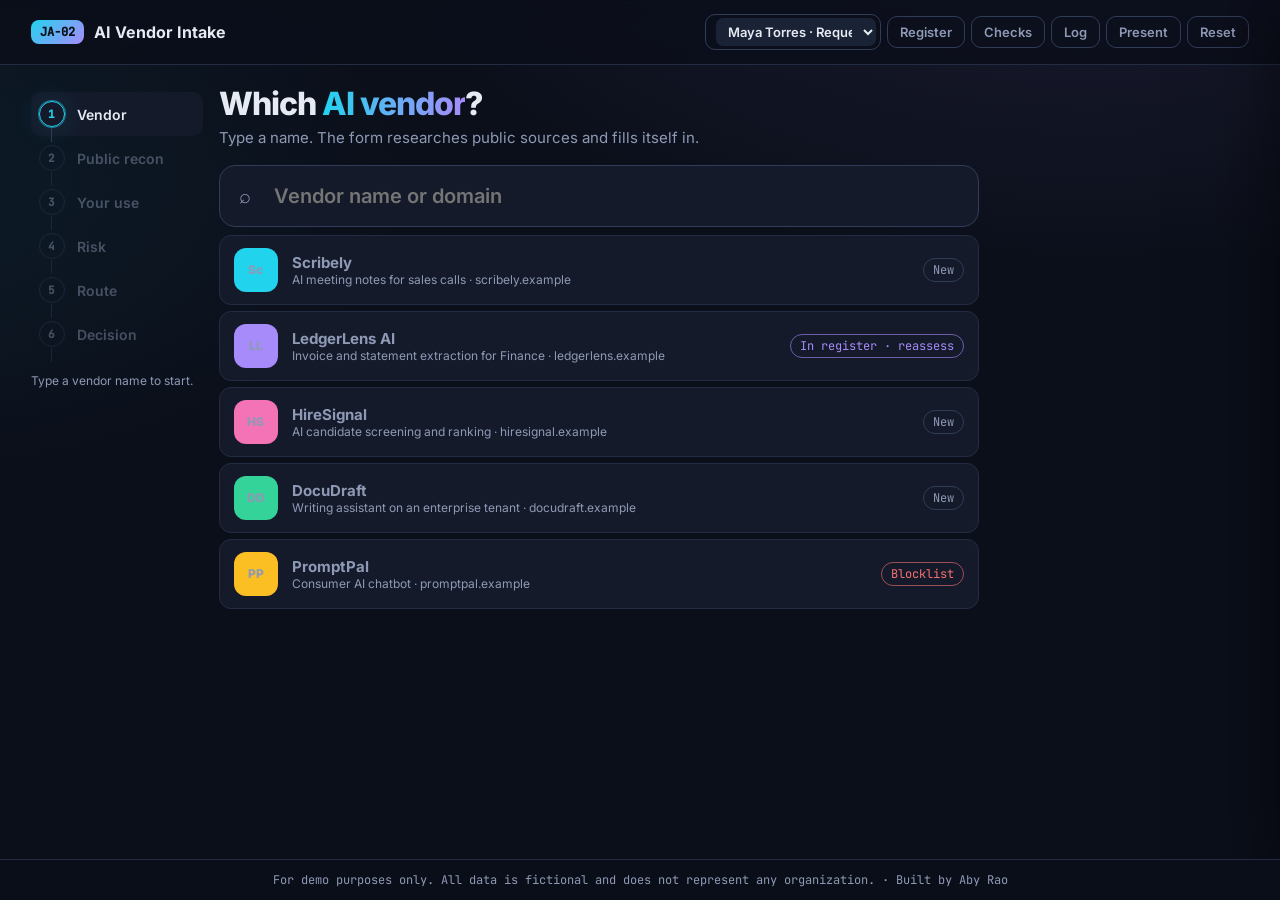
<file: JA-02_ai-vendor-intake/index.html>
<!doctype html>
<html lang="en">
<head>
  <meta charset="utf-8">
  <meta name="viewport" content="width=device-width, initial-scale=1">
  <title>AI Vendor Intake · JA-02</title>
  <link rel="stylesheet" href="css/styles.css">
</head>
<body>
  <header class="bar">
    <div class="brand">
      <span class="badge mono">JA-02</span>
      <span class="brand-name">AI Vendor Intake</span>
    </div>
    <div id="vendorPill" class="vendor-pill"></div>
    <div class="tools">
      <label class="persona" data-tip="Switch people to see who can resolve conflicts and decide">
        <span class="lbl">Viewing as</span>
        <select id="persona" aria-label="Viewing as"></select>
      </label>
      <button id="registerBtn" class="tool" data-tip="Every approved AI vendor and when it's due for review">Register</button>
      <button id="checksBtn" class="tool" data-tip="Known-answer checks and guardrails">Checks</button>
      <button id="logBtn" class="tool" data-tip="Every action in this session">Log</button>
      <button id="presenterBtn" class="tool" aria-pressed="false" data-tip="Larger view for the room">Present</button>
      <button id="resetBtn" class="tool" data-tip="Start over with the starting data">Reset</button>
    </div>
  </header>

  <div id="shell" class="shell nometer">
    <nav id="rail" class="rail" aria-label="Intake steps"></nav>
    <main id="view" class="view"></main>
    <aside id="meter" class="card meter" aria-live="polite"></aside>
  </div>

  <aside id="checks" class="drawer" aria-hidden="true">
    <button class="tool close" data-close="checks">Close</button>
    <div id="checksBody"></div>
  </aside>

  <aside id="log" class="log card" aria-hidden="true">
    <div class="eyebrow">Activity log</div>
    <ol id="logList"></ol>
  </aside>

  <div id="toast" class="toast" role="status" aria-live="polite"></div>
  <div id="tip" class="tip" role="tooltip" aria-hidden="true"></div>

  <footer class="foot mono">
    For demo purposes only. All data is fictional and does not represent any organization. · Built by Aby Rao
  </footer>

  <script src="js/data.js"></script>
  <script src="js/recon.js"></script>
  <script src="js/score.js"></script>
  <script src="js/diff.js"></script>
  <script src="js/app.js"></script>
</body>
</html>
</file>
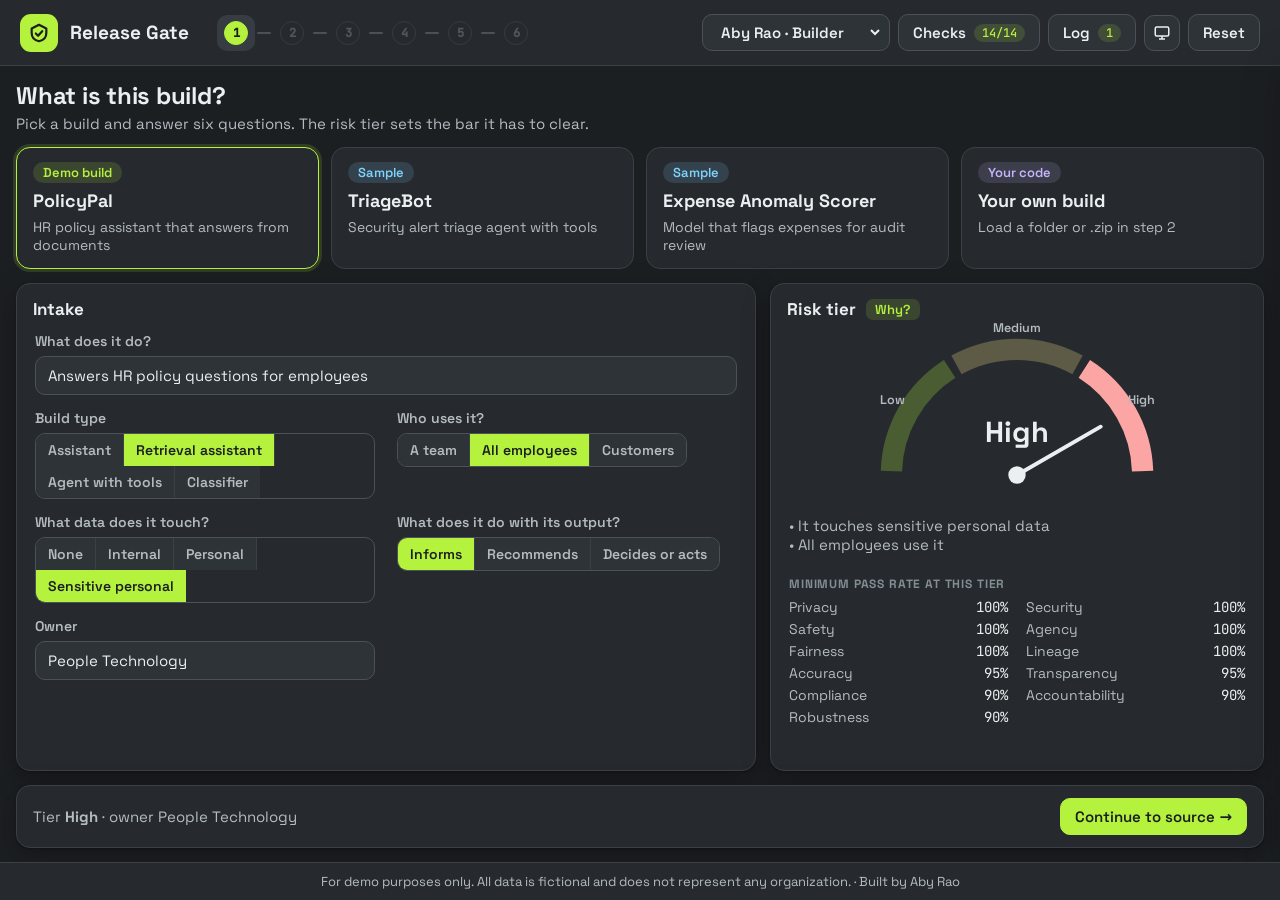
<file: JA-03_rai-release-gate/index.html>
<!doctype html>
<html lang="en">
<head>
<meta charset="utf-8">
<meta name="viewport" content="width=device-width, initial-scale=1">
<title>Responsible AI Release Gate</title>
<link rel="stylesheet" href="css/styles.css">
</head>
<body>
<header class="topbar">
  <div class="brand">
    <div class="brand-mark" aria-hidden="true"><svg width="22" height="22" viewBox="0 0 24 24" fill="none" stroke="currentColor" stroke-width="2.4" stroke-linecap="round" stroke-linejoin="round"><path d="M12 3l8 4v5c0 5-3.5 8-8 9-4.5-1-8-4-8-9V7z"/><path d="M8.5 12.5l2.5 2.5 4.5-5"/></svg></div>
    <div><div class="brand-title">Release Gate</div><div class="brand-sub">JA-03 · Responsible AI testing</div></div>
  </div>
  <nav class="stepper" id="stepper" aria-label="Workflow steps"></nav>
  <div class="spacer"></div>
  <div class="tools">
    <div class="sel" data-tip="Who is using the tool. Approvals check this."><label for="persona">Viewing as</label><select id="persona"></select></div>
    <button class="btn" id="btnChecks" data-tip="Known-answer checks, run live against the engine.">Checks <span class="badge" id="checkCount">–</span></button>
    <button class="btn" id="btnLog" data-tip="Every step, approval and decision, with who did it.">Log <span class="badge" id="logCount">0</span></button>
    <button class="btn icon" id="btnPresenter" data-tip="Presenter mode: larger type (P)."><svg width="18" height="18" viewBox="0 0 24 24" fill="none" stroke="currentColor" stroke-width="2"><rect x="3" y="4" width="18" height="12" rx="2"/><path d="M8 20h8M12 16v4"/></svg></button>
    <button class="btn" id="btnReset" data-tip="Start over: clears the build, test set, runs, tickets and the log.">Reset</button>
  </div>
</header>

<main>
  <section class="view" id="view-1"></section>
  <section class="view" id="view-2"></section>
  <section class="view" id="view-3"></section>
  <section class="view" id="view-4"></section>
  <section class="view" id="view-5"></section>
  <section class="view" id="view-6"></section>
  <div id="print-report"></div>
</main>

<aside class="drawer" id="drawer" aria-label="Details">
  <div class="drawer-h"><div style="flex:1" id="drawerHead"></div><button class="btn sm" id="drawerClose">Close</button></div>
  <div class="drawer-b" id="drawerBody"></div>
</aside>
<div class="overlay" id="overlay" role="dialog"><div class="card modal" id="modal"></div></div>
<div class="card panel" id="logPanel"><div class="card-h">Activity log<span class="spacer"></span><button class="btn sm" data-close="logPanel">Close</button></div><div class="scroll" id="logList"></div></div>
<div class="card panel" id="checkPanel"><div class="card-h">Known-answer checks<span class="spacer"></span><button class="btn sm" id="rerunChecks">Run again</button><button class="btn sm" data-close="checkPanel">Close</button></div><div class="scroll" id="checkList"></div></div>
<input type="file" id="pickFolder" webkitdirectory multiple class="hidden">
<input type="file" id="pickZip" accept=".zip" class="hidden">
<input type="file" id="pickResults" accept=".jsonl,.json,.txt" class="hidden">
<div class="toast" id="toast"></div>
<div class="tip" id="tip"></div>
<footer>For demo purposes only. All data is fictional and does not represent any organization. · Built by Aby Rao</footer>

<script src="js/vendor/jszip.min.js"></script>
<script src="js/samples.js"></script>
<script src="js/scan.js"></script>
<script src="js/generate.js"></script>
<script src="js/evaluate.js"></script>
<script src="js/app.js"></script>
</body>
</html>
</file>
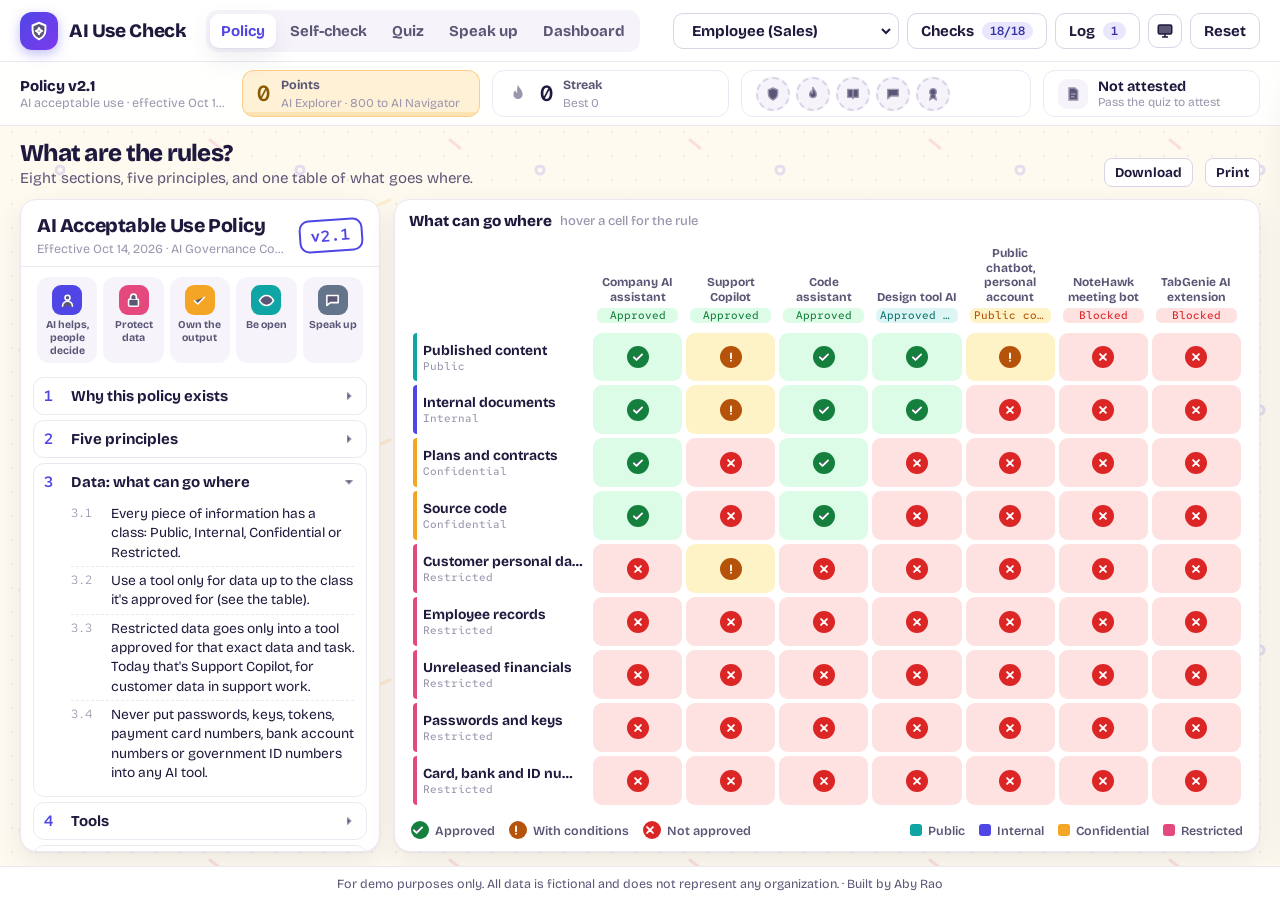
<file: JA-09_ai-acceptable-use-quiz/index.html>
<!doctype html>
<html lang="en">
<head>
<meta charset="utf-8">
<meta name="viewport" content="width=device-width, initial-scale=1">
<title>AI Use Check</title>
<link rel="stylesheet" href="css/styles.css">
</head>
<body>
<header class="topbar">
  <div class="brand">
    <div class="brand-mark" aria-hidden="true">
      <svg width="22" height="22" viewBox="0 0 24 24" fill="none" stroke="currentColor" stroke-width="2.1" stroke-linecap="round" stroke-linejoin="round"><path d="M12 3l7 3v5c0 4.6-3 8.4-7 10-4-1.6-7-5.4-7-10V6z"/><path d="M12 8.5l1.1 2.4 2.4 1.1-2.4 1.1L12 15.5l-1.1-2.4-2.4-1.1 2.4-1.1z"/></svg>
    </div>
    <div class="brand-text">
      <div class="brand-title">AI Use Check</div>
      <div class="brand-sub">JA-09 · Acceptable use</div>
    </div>
  </div>
  <nav class="tabs" role="tablist" aria-label="Views">
    <button class="tab active" data-view="policy" role="tab" aria-selected="true"><kbd>1</kbd>Policy</button>
    <button class="tab" data-view="check" role="tab" aria-selected="false"><kbd>2</kbd>Self-check</button>
    <button class="tab" data-view="quiz" role="tab" aria-selected="false"><kbd>3</kbd>Quiz</button>
    <button class="tab" data-view="speak" role="tab" aria-selected="false"><kbd>4</kbd>Speak up</button>
    <button class="tab" data-view="dash" role="tab" aria-selected="false"><kbd>5</kbd>Dashboard</button>
  </nav>
  <div class="spacer"></div>
  <div class="tools">
    <div class="persona" data-tip="Who is using the app. Points, attestation and approvals check this role.">
      <label for="persona">Viewing as</label>
      <select id="persona"></select>
    </div>
    <button class="btn" id="btnChecks" data-tip="Known-answer checks K1 to K18, run live against the engine.">Checks <span class="badge-count" id="checkCount">–</span></button>
    <button class="btn" id="btnLog" data-tip="Every check, answer, report and approval, with who did it and when.">Log <span class="badge-count" id="logCount">0</span></button>
    <button class="btn icon" id="btnPresenter" aria-label="Presenter mode" data-tip="Presenter mode: larger type and a Fast-forward button in the quiz (P).">
      <svg width="18" height="18" viewBox="0 0 24 24" fill="none" stroke="currentColor" stroke-width="2"><rect x="3" y="4" width="18" height="12" rx="2"/><path d="M8 20h8M12 16v4"/></svg>
    </button>
    <button class="btn" id="btnReset" data-tip="Start over: clears points, answers, reports, approvals and the log, and restores policy v2.1.">Reset</button>
  </div>
</header>

<div class="player">
  <div class="pl-ctx">
    <div class="t" id="polVersion"></div>
    <div class="s" id="polSub"></div>
  </div>
  <div class="pl-item sun" id="plPoints" data-tip="">
    <span class="pl-v num" id="pvPoints">0</span><span class="pl-l">Points</span><span class="pl-s" id="psLevel"></span>
    <span class="lvl-bar" aria-hidden="true"><i id="lvlFill"></i></span>
  </div>
  <div class="pl-item" id="plStreak" data-tip="Correct answers in a row. Each one adds a bonus of 10 points per streak step, up to 50.">
    <span class="flame" aria-hidden="true">
      <svg width="22" height="22" viewBox="0 0 24 24"><path d="M12 2c1 3.5 5 5.6 5 10.5A5 5 0 0 1 7 12.5c0-2 1-3.4 2-4.5.3 1.6 1.2 2.6 2.2 3C10.6 8 11 5 12 2z" fill="currentColor"/></svg>
    </span>
    <span class="pl-v num" id="pvStreak">0</span><span class="pl-l">Streak</span><span class="pl-s" id="psStreak"></span>
  </div>
  <div class="pl-item badges" id="plBadges"></div>
  <div class="pl-item attest" id="plAttest"></div>
</div>

<main id="main">
  <!-- 1 POLICY -->
  <section class="view active" id="view-policy" role="tabpanel" aria-label="Policy">
    <div class="view-head">
      <div>
        <h1>What are the rules?</h1>
        <div class="sub">Eight sections, five principles, and one table of what goes where.</div>
      </div>
      <div class="spacer"></div>
      <button class="btn sm" id="polDownload" data-tip="Download the policy as Markdown.">Download</button>
      <button class="btn sm" id="polPrint" data-tip="Print the policy.">Print</button>
    </div>
    <div class="policy-body">
      <div class="card doc-card" id="docCard"></div>
      <div class="card matrix-card">
        <div class="card-h">What can go where <span class="sub">hover a cell for the rule</span></div>
        <div class="matrix-wrap" id="matrix"></div>
        <div class="matrix-legend" id="matrixLegend"></div>
      </div>
    </div>
  </section>

  <!-- 2 SELF-CHECK -->
  <section class="view" id="view-check" role="tabpanel" aria-label="Self-check">
    <div class="view-head">
      <div>
        <h1>Can I use AI for this?</h1>
        <div class="sub">Three picks, one answer, before you paste anything.</div>
      </div>
      <div class="spacer"></div>
      <button class="btn sm" id="checkClear" data-tip="Clear your picks.">Clear</button>
    </div>
    <div class="check-body">
      <div class="steps-col">
        <div class="card step-card"><div class="step-h"><span class="step-n">1</span>Which tool?</div><div class="tool-grid" id="toolGrid"></div></div>
        <div class="card step-card"><div class="step-h"><span class="step-n">2</span>What's in it? <span class="sub">pick all that apply</span></div><div class="data-grid" id="dataGrid"></div></div>
        <div class="card step-card"><div class="step-h"><span class="step-n">3</span>What for?</div><div class="purpose-grid" id="purposeGrid"></div><div class="toggles" id="checkToggles"></div></div>
      </div>
      <div class="card verdict-card" id="verdictCard" aria-live="polite"></div>
    </div>
  </section>

  <!-- 3 QUIZ -->
  <section class="view" id="view-quiz" role="tabpanel" aria-label="Quiz">
    <div class="view-head">
      <div>
        <h1>Do you know the rules?</h1>
        <div class="sub">Twelve real situations. Get 10 right to earn Certified.</div>
      </div>
      <div class="spacer"></div>
      <button class="btn sm gold hidden" id="quizFast" data-tip="Presenter only: answers the remaining questions correctly so the demo fits in 90 seconds.">Fast-forward</button>
      <button class="btn sm" id="quizRestart" data-tip="Start the quiz again. Points already earned stay.">Restart</button>
    </div>
    <div class="quiz-body">
      <div class="quiz-main" id="quizMain"></div>
      <aside class="quiz-side" id="quizSide"></aside>
    </div>
  </section>

  <!-- 4 SPEAK UP -->
  <section class="view" id="view-speak" role="tabpanel" aria-label="Speak up">
    <div class="view-head">
      <div>
        <h1>Saw something risky?</h1>
        <div class="sub">Talk first, ask quietly, or report. Coaching comes before anything else.</div>
      </div>
      <div class="spacer"></div>
      <div class="ally" id="allyProgress"></div>
    </div>
    <div class="speak-body" id="speakBody"></div>
    <div class="speak-foot">
      <span class="chip ink" data-tip="Policy 7.2: reports start with coaching, not discipline. Retaliation isn't allowed.">Coaching first</span>
      <span class="chip ink" data-tip="Points reward good judgment, not reporting colleagues. Reports are about safety, not scores.">No points for reports</span>
      <span class="chip ink" data-tip="Policy 7.3: describe what happened. Never forward or screenshot the data itself.">Don't attach the data</span>
    </div>
  </section>

  <!-- 5 DASHBOARD -->
  <section class="view" id="view-dash" role="tabpanel" aria-label="Dashboard">
    <div class="view-head">
      <div>
        <h1>Is the program working?</h1>
        <div class="sub">Last 30 days by department. No individual names, ever.</div>
      </div>
      <div class="spacer"></div>
      <div class="kpis" id="dashKpis"></div>
    </div>
    <div class="dash-body">
      <div class="card chart-card quad-card">
        <div class="card-h">Knowing vs following <span class="sub">click a department</span></div>
        <div class="chart" id="quadChart"></div>
      </div>
      <div class="dash-mid">
        <div class="card chart-card"><div class="card-h">Most-missed questions <span class="sub">share who got it wrong</span></div><div class="bars" id="missedBars"></div></div>
        <div class="card chart-card"><div class="card-h">Why checks say no <span class="sub">Not approved, by rule</span></div><div class="bars" id="ruleBars"></div></div>
      </div>
      <div class="card side-card">
        <div class="card-h"><div class="seg sm" id="dashTabs" role="group" aria-label="Panel"></div></div>
        <div class="side-body" id="dashSide"></div>
      </div>
    </div>
  </section>
</main>

<footer class="footer">For demo purposes only. All data is fictional and does not represent any organization. · Built by Aby Rao</footer>

<aside class="sheet" id="logSheet" aria-label="Activity log" aria-hidden="true">
  <div class="sheet-h">Activity log <div class="spacer"></div><button class="btn sm" data-close="logSheet">Close</button></div>
  <ol class="log" id="logList"></ol>
</aside>
<aside class="sheet wide" id="checksSheet" aria-label="Known-answer checks" aria-hidden="true">
  <div class="sheet-h">Known-answer checks <span class="sub" id="checksSub"></span><div class="spacer"></div><button class="btn sm" id="rerunChecks">Run again</button><button class="btn sm" data-close="checksSheet">Close</button></div>
  <div class="checks" id="checksList"></div>
</aside>
<div class="dialog-wrap" id="dlgWrap" aria-hidden="true">
  <div class="dialog" role="dialog" aria-modal="true" aria-labelledby="dlgTitle">
    <div class="dialog-h"><span id="dlgTitle"></span><span class="sim-tag hidden" id="dlgSim" data-tip="Written by a simulated AI from the policy rules. No model is called.">simulated</span><div class="spacer"></div><button class="btn sm" data-close="dlgWrap">Close</button></div>
    <div class="dialog-b" id="dlgBody"></div>
  </div>
</div>
<canvas id="confetti" aria-hidden="true"></canvas>
<div class="tip" id="tip" role="tooltip"></div>
<div class="toast" id="toast" role="status" aria-live="polite"></div>

<script src="js/data.js"></script>
<script src="js/engine.js"></script>
<script src="js/app.js"></script>
</body>
</html>
</file>
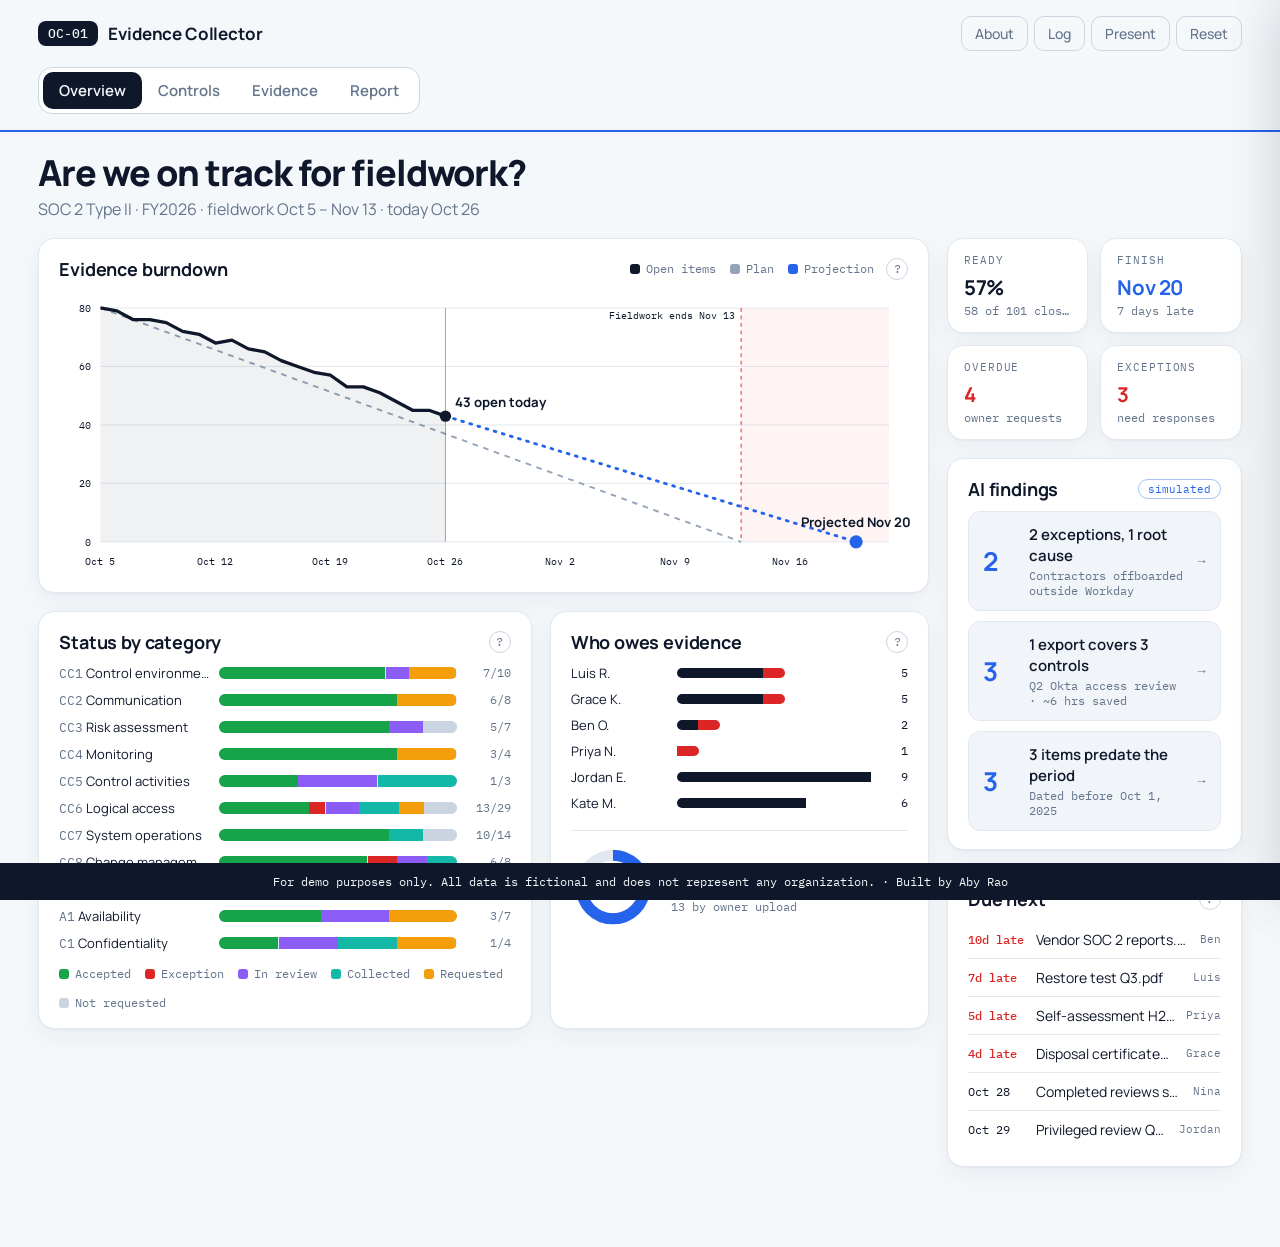
<file: OC-01_soc2-evidence-collector/index.html>
<!doctype html>
<html lang="en">
<head>
  <meta charset="utf-8">
  <meta name="viewport" content="width=device-width, initial-scale=1">
  <title>SOC 2 Evidence Collector · OC-01</title>
  <link rel="stylesheet" href="css/styles.css">
</head>
<body>
  <header class="bar">
    <div class="brand">
      <span class="badge mono">OC-01</span>
      <span class="brand-name">Evidence Collector</span>
      <span class="pill mono" data-tip="Audit period Oct 1, 2025 – Sep 30, 2026 · external auditor: Brightline Assurance (fictional)">SOC 2 Type II · FY2026</span>
    </div>
    <nav class="seg" role="tablist" aria-label="Views">
      <span class="seg-ind" aria-hidden="true"></span>
      <button class="seg-btn on" data-view="overview" role="tab" data-tip="Shortcut: 1">Overview</button>
      <button class="seg-btn" data-view="controls" role="tab" data-tip="Shortcut: 2">Controls</button>
      <button class="seg-btn" data-view="evidence" role="tab" data-tip="Shortcut: 3">Evidence</button>
      <button class="seg-btn" data-view="report" role="tab" data-tip="Shortcut: 4">Report</button>
    </nav>
    <div class="tools">
      <button id="aboutBtn" class="tool" data-tip="Checks, guardrails, and the AI off switch">About</button>
      <button id="logBtn" class="tool" data-tip="Every action taken in this session">Log</button>
      <button id="presenterBtn" class="tool" aria-pressed="false" data-tip="Larger view for the room (hides About and Log)">Present</button>
      <button id="resetBtn" class="tool" data-tip="Restore the starting data">Reset</button>
    </div>
  </header>

  <main class="layout">
    <section class="head">
      <h1 id="question">Are we on track for fieldwork?</h1>
      <p id="subhead" class="subhead"></p>
    </section>
    <section id="view" class="view"></section>
  </main>

  <aside id="drawer" class="drawer" aria-hidden="true">
    <button class="tool close" data-close="drawer">Close</button>
    <div id="drawerBody"></div>
  </aside>

  <aside id="about" class="drawer" aria-hidden="true">
    <button class="tool close" data-close="about">Close</button>
    <div id="aboutBody"></div>
  </aside>

  <aside id="log" class="log card" aria-hidden="true">
    <div class="eyebrow">Activity log</div>
    <ol id="logList"></ol>
  </aside>

  <div id="toast" class="toast" role="status" aria-live="polite"></div>
  <div id="tip" class="tip" role="tooltip" aria-hidden="true"></div>

  <footer class="foot mono">
    For demo purposes only. All data is fictional and does not represent any organization. · Built by Aby Rao
  </footer>

  <script src="js/data.js"></script>
  <script src="js/app.js"></script>
</body>
</html>
</file>
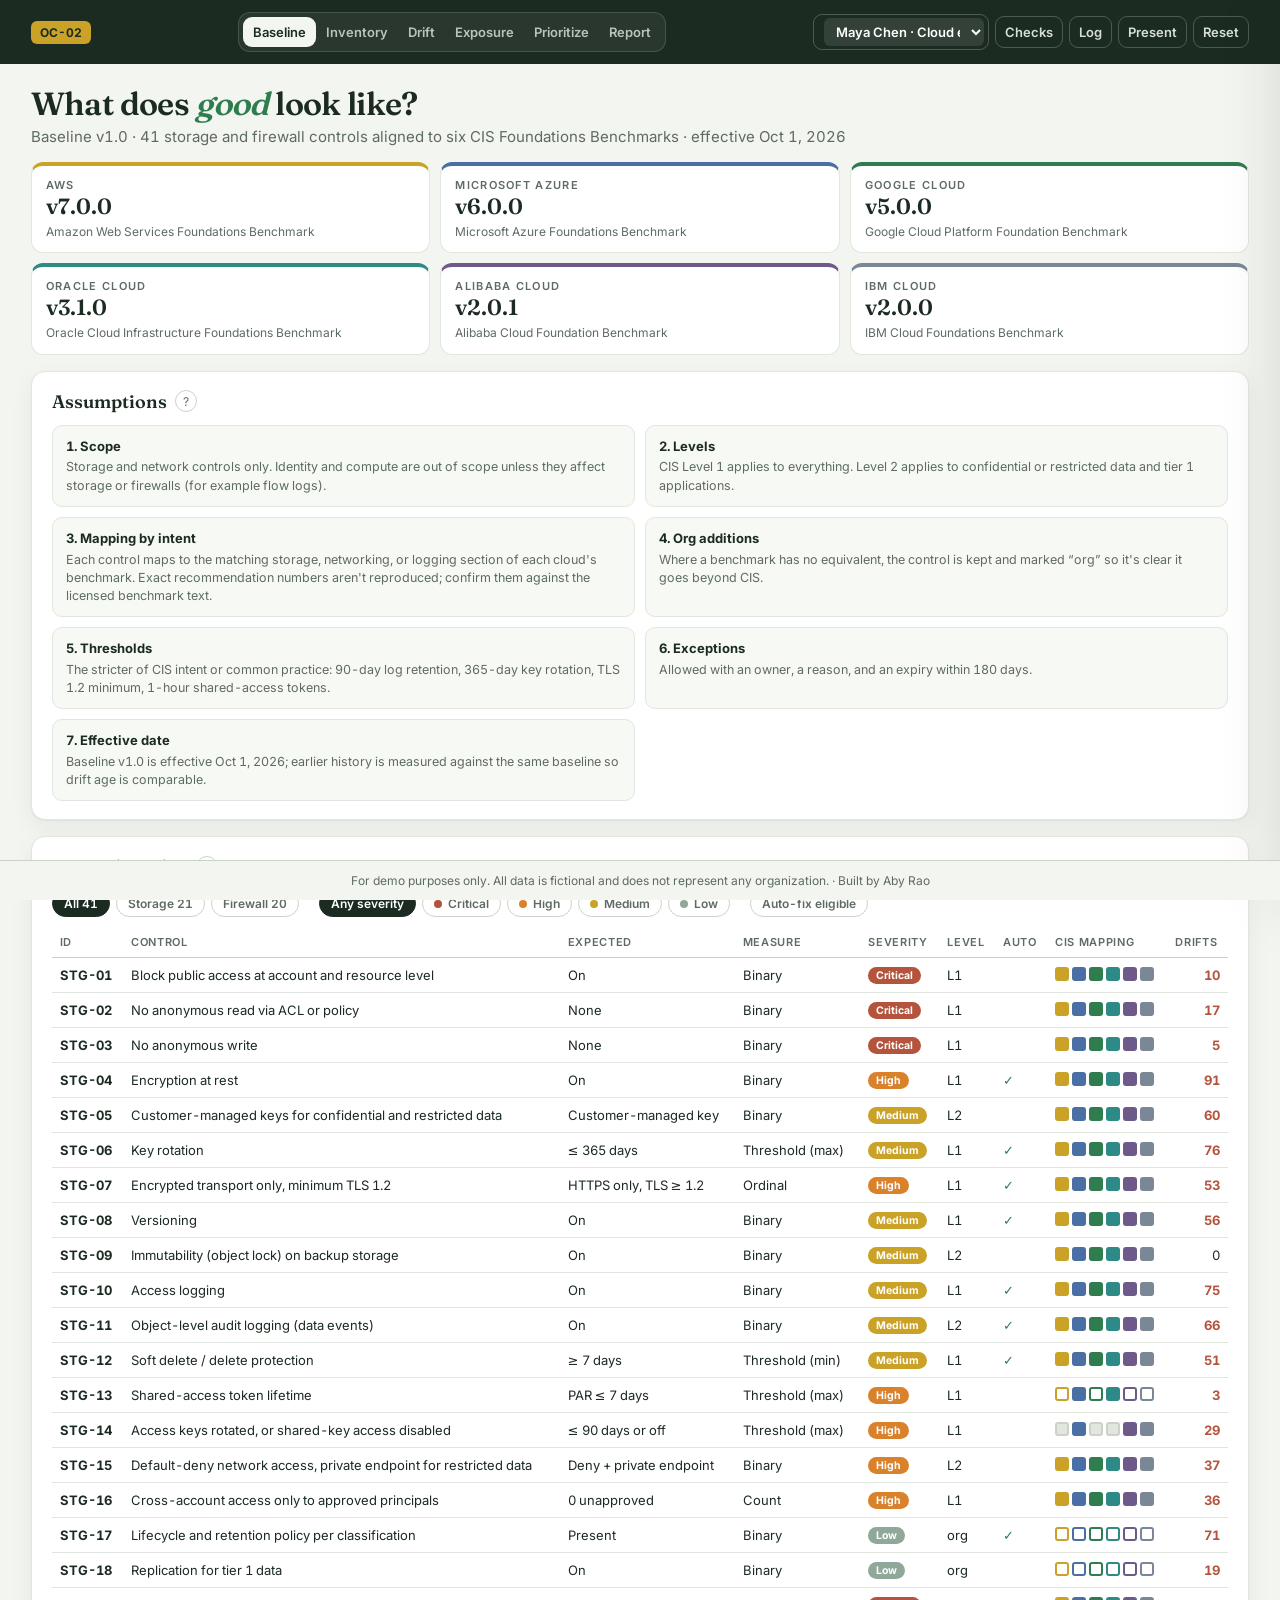
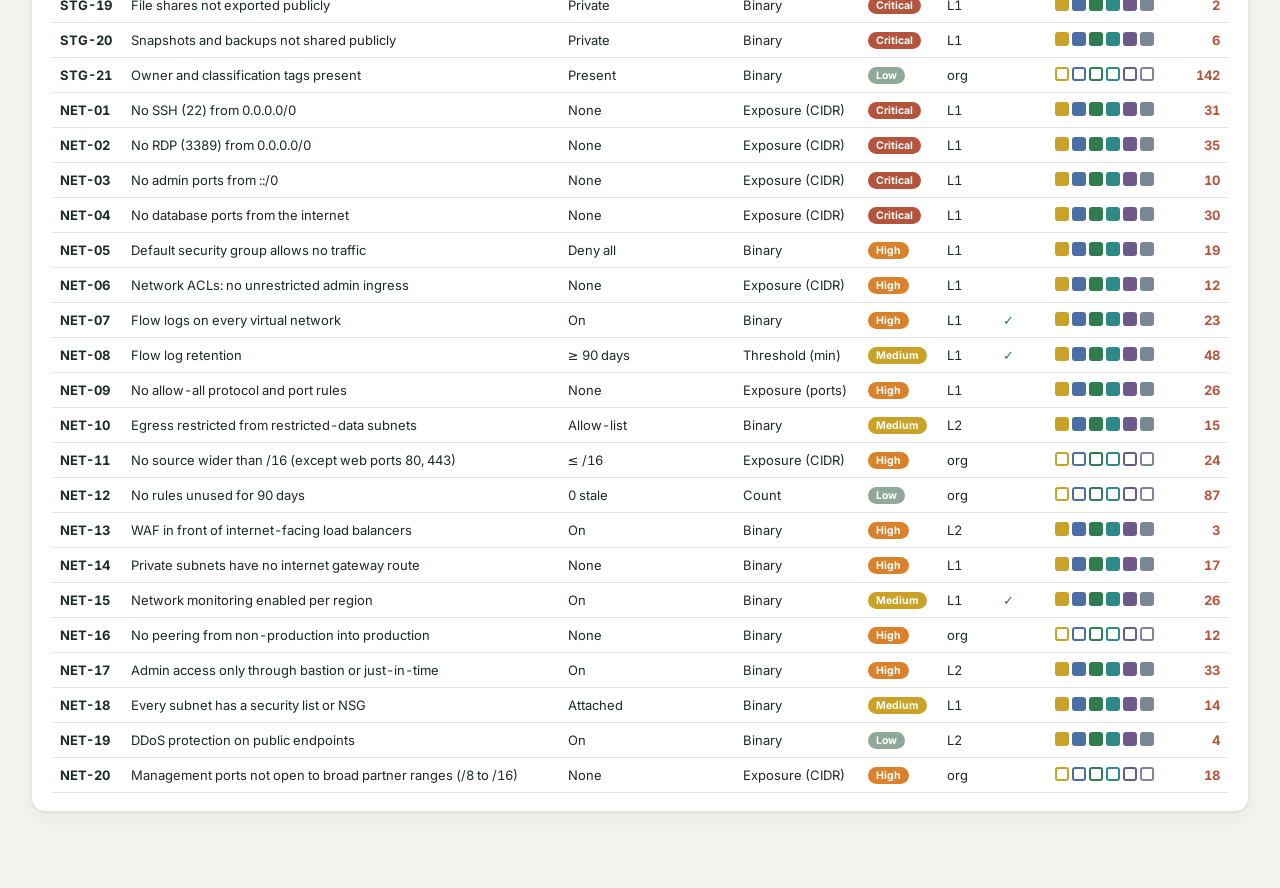
<file: OC-02_storage-firewall-drift-checker/index.html>
<!doctype html>
<html lang="en">
<head>
  <meta charset="utf-8">
  <meta name="viewport" content="width=device-width, initial-scale=1">
  <title>Drift Checker · OC-02</title>
  <link rel="stylesheet" href="css/styles.css">
</head>
<body>
  <header class="bar">
    <div class="brand">
      <span class="badge">OC-02</span>
      <span class="brand-name">Drift Checker</span>
    </div>
    <nav class="seg" role="tablist" aria-label="Views">
      <span class="seg-ind" aria-hidden="true"></span>
      <button class="seg-btn on" data-view="baseline" role="tab" data-tip="What does good look like? · 1">Baseline</button>
      <button class="seg-btn" data-view="inventory" role="tab" data-tip="What do we have? · 2">Inventory</button>
      <button class="seg-btn" data-view="drift" role="tab" data-tip="Where have we drifted? · 3">Drift</button>
      <button class="seg-btn" data-view="exposure" role="tab" data-tip="What's open, and how widely? · 4">Exposure</button>
      <button class="seg-btn" data-view="prioritize" role="tab" data-tip="What do we fix first? · 5">Prioritize</button>
      <button class="seg-btn" data-view="report" role="tab" data-tip="How are we doing? · 6">Report</button>
    </nav>
    <div class="tools">
      <label class="persona" data-tip="Switch people to see who can fix, approve auto-fixes, and grant exceptions">
        <span class="lbl">Viewing as</span>
        <select id="persona" aria-label="Viewing as"></select>
      </label>
      <button id="checksBtn" class="tool" data-tip="Known-answer checks and guardrails">Checks</button>
      <button id="logBtn" class="tool" data-tip="Every action in this session">Log</button>
      <button id="presenterBtn" class="tool" aria-pressed="false" data-tip="Larger view for the room">Present</button>
      <button id="resetBtn" class="tool" data-tip="Restore the starting data">Reset</button>
    </div>
  </header>

  <main class="layout">
    <section id="view" class="view"></section>
  </main>

  <aside id="drawer" class="drawer" aria-hidden="true">
    <button class="tool close" data-close="drawer">Close</button>
    <div id="drawerBody"></div>
  </aside>

  <aside id="log" class="log card" aria-hidden="true">
    <div class="eyebrow">Activity log</div>
    <ol id="logList"></ol>
  </aside>

  <div id="toast" class="toast" role="status" aria-live="polite"></div>
  <div id="tip" class="tip" role="tooltip" aria-hidden="true"></div>

  <footer class="foot">
    For demo purposes only. All data is fictional and does not represent any organization. · Built by Aby Rao
  </footer>

  <script src="js/baseline.js"></script>
  <script src="js/estate.js"></script>
  <script src="js/drift.js"></script>
  <script src="js/priority.js"></script>
  <script src="js/remediate.js"></script>
  <script src="js/app.js"></script>
</body>
</html>
</file>
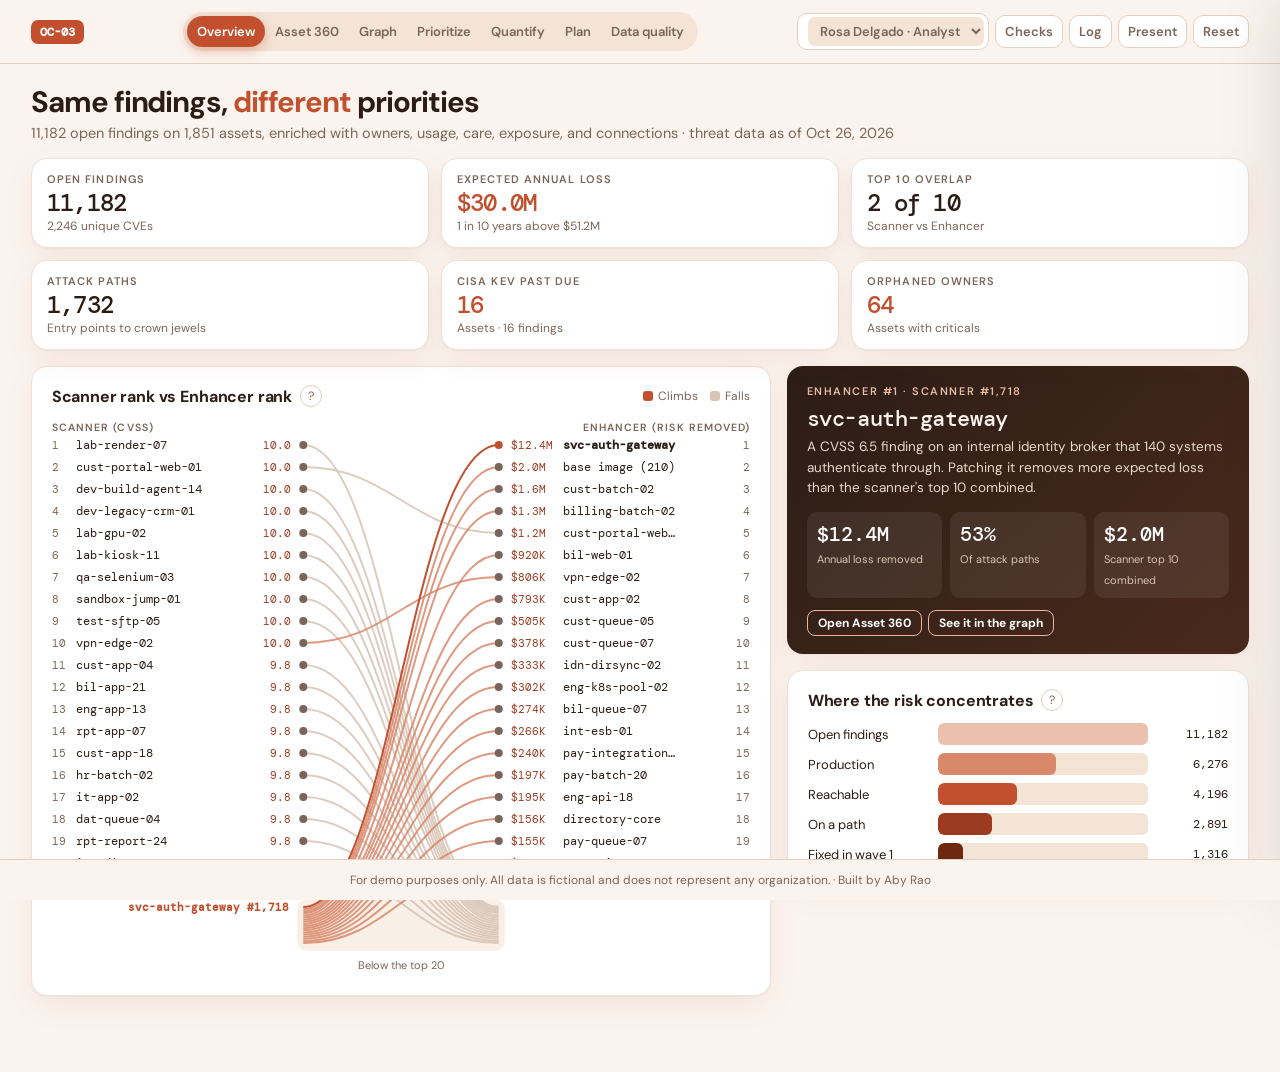
<file: OC-03_vulnerability-enhancer/index.html>
<!doctype html>
<html lang="en">
<head>
  <meta charset="utf-8">
  <meta name="viewport" content="width=device-width, initial-scale=1">
  <title>Vulnerability Enhancer · OC-03</title>
  <link rel="stylesheet" href="css/styles.css">
</head>
<body>
  <header class="bar">
    <div class="brand">
      <span class="badge">OC-03</span>
      <span class="brand-name">Vulnerability Enhancer</span>
    </div>
    <nav class="seg" role="tablist" aria-label="Views">
      <span class="seg-ind" aria-hidden="true"></span>
      <button class="seg-btn on" data-view="overview" role="tab" data-tip="How different is the real priority? · 1">Overview</button>
      <button class="seg-btn" data-view="asset" role="tab" data-tip="What is this asset, really? · 2">Asset 360</button>
      <button class="seg-btn" data-view="graph" role="tab" data-tip="How does fixing one asset help the rest? · 3">Graph</button>
      <button class="seg-btn" data-view="prioritize" role="tab" data-tip="What do we fix first? · 4">Prioritize</button>
      <button class="seg-btn" data-view="quantify" role="tab" data-tip="How much risk, in dollars? · 5">Quantify</button>
      <button class="seg-btn" data-view="plan" role="tab" data-tip="How do we roll it out? · 6">Plan</button>
      <button class="seg-btn" data-view="quality" role="tab" data-tip="Can we trust the inputs? · 7">Data quality</button>
    </nav>
    <div class="tools">
      <label class="persona" data-tip="Switch people to see who can approve the plan, confirm owners, retire assets, and accept risk">
        <span class="lbl">Viewing as</span>
        <select id="persona" aria-label="Viewing as"></select>
      </label>
      <button id="checksBtn" class="tool" data-tip="Known-answer checks and guardrails">Checks</button>
      <button id="logBtn" class="tool" data-tip="Every action in this session">Log</button>
      <button id="presenterBtn" class="tool" aria-pressed="false" data-tip="Larger view for the room">Present</button>
      <button id="resetBtn" class="tool" data-tip="Restore the starting data">Reset</button>
    </div>
  </header>

  <main class="layout">
    <section id="view" class="view"></section>
  </main>

  <aside id="drawer" class="drawer" aria-hidden="true">
    <button class="btn ghost sm close" data-close="drawer">Close</button>
    <div id="drawerBody"></div>
  </aside>

  <aside id="log" class="log card" aria-hidden="true">
    <div class="eyebrow">Activity log</div>
    <ol id="logList"></ol>
  </aside>

  <div id="busy" class="busy" aria-hidden="true"><span></span>Simulating 5,000 years…</div>
  <div id="toast" class="toast" role="status" aria-live="polite"></div>
  <div id="tip" class="tip" role="tooltip" aria-hidden="true"></div>

  <footer class="foot">
    For demo purposes only. All data is fictional and does not represent any organization. · Built by Aby Rao
  </footer>

  <script src="js/intel.js"></script>
  <script src="js/estate.js"></script>
  <script src="js/graph.js"></script>
  <script src="js/risk.js"></script>
  <script src="js/plan.js"></script>
  <script src="js/app.js"></script>
</body>
</html>
</file>
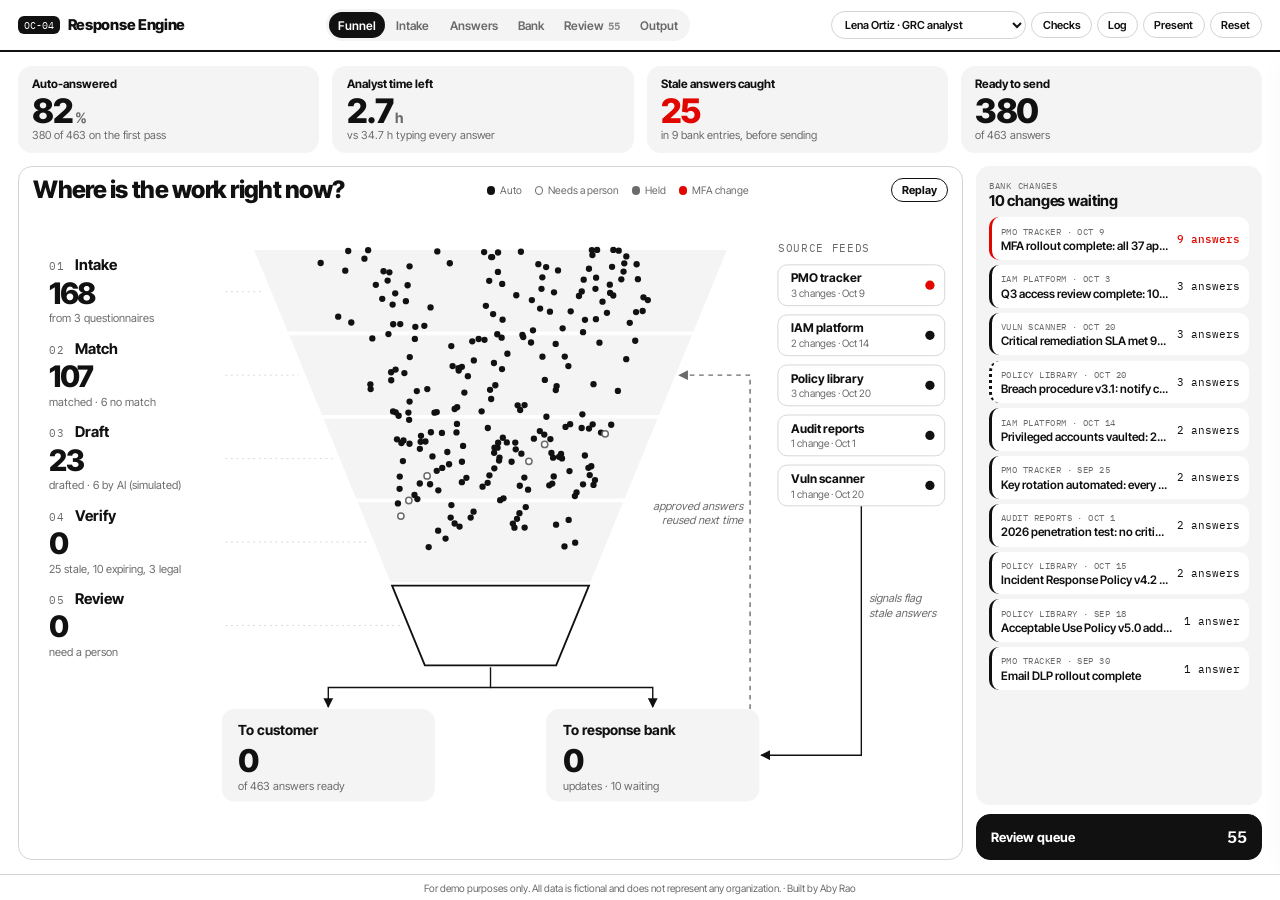
<file: OC-04_questionnaire-response-engine/index.html>
<!doctype html>
<html lang="en">
<head>
  <meta charset="utf-8">
  <meta name="viewport" content="width=device-width, initial-scale=1">
  <title>Response Engine · OC-04</title>
  <link rel="stylesheet" href="css/styles.css">
</head>
<body>
  <header class="bar">
    <div class="brand">
      <span class="badge">OC-04</span>
      <span class="brand-name">Response Engine</span>
    </div>
    <nav class="seg" role="tablist" aria-label="Views">
      <button class="seg-btn on" data-view="funnel" role="tab" data-tip="Where is the work right now? · 1">Funnel</button>
      <button class="seg-btn" data-view="intake" role="tab" data-tip="What came in, and for whom? · 2">Intake</button>
      <button class="seg-btn" data-view="answers" role="tab" data-tip="How was each question answered? · 3">Answers</button>
      <button class="seg-btn" data-view="bank" role="tab" data-tip="Is the response bank current? · 4">Bank</button>
      <button class="seg-btn" data-view="review" role="tab" data-tip="What needs a person? · 5">Review</button>
      <button class="seg-btn" data-view="output" role="tab" data-tip="What goes out, and what did the bank learn? · 6">Output</button>
    </nav>
    <div class="tools">
      <label class="persona" data-tip="Switch people to see who can approve answers, bank changes, and legal-locked text">
        <span class="lbl">Viewing as</span>
        <select id="persona" aria-label="Viewing as"></select>
      </label>
      <button id="checksBtn" class="tool" data-tip="Known-answer checks and guardrails">Checks</button>
      <button id="logBtn" class="tool" data-tip="Every automated and human action in this session">Log</button>
      <button id="presenterBtn" class="tool" aria-pressed="false" data-tip="Larger text for the room">Present</button>
      <button id="resetBtn" class="tool" data-tip="Restore the starting data and replay the funnel">Reset</button>
    </div>
  </header>

  <main class="layout">
    <section id="view" class="view"></section>
  </main>

  <div id="scrim" class="scrim" aria-hidden="true"></div>
  <aside id="drawer" class="drawer" aria-hidden="true" aria-label="Details">
    <button class="btn ghost sm close" data-close="drawer">Close</button>
    <div id="drawerBody"></div>
  </aside>

  <aside id="log" class="log" aria-hidden="true" aria-label="Activity log">
    <div class="log-head">
      <span class="eyebrow">Activity log</span>
      <button class="btn ghost sm" data-close="log">Close</button>
    </div>
    <ol id="logList"></ol>
  </aside>

  <div id="modal" class="modal" aria-hidden="true" role="dialog" aria-modal="true"></div>
  <div id="toast" class="toast" role="status" aria-live="polite"></div>
  <div id="tip" class="tip" role="tooltip" aria-hidden="true"></div>

  <footer class="foot">
    For demo purposes only. All data is fictional and does not represent any organization. · Built by Aby Rao
  </footer>

  <script src="data/bank.js"></script>
  <script src="data/sources.js"></script>
  <script src="data/questionnaires.js"></script>
  <script src="js/engine.js"></script>
  <script src="js/funnel.js"></script>
  <script src="js/app.js"></script>
</body>
</html>
</file>
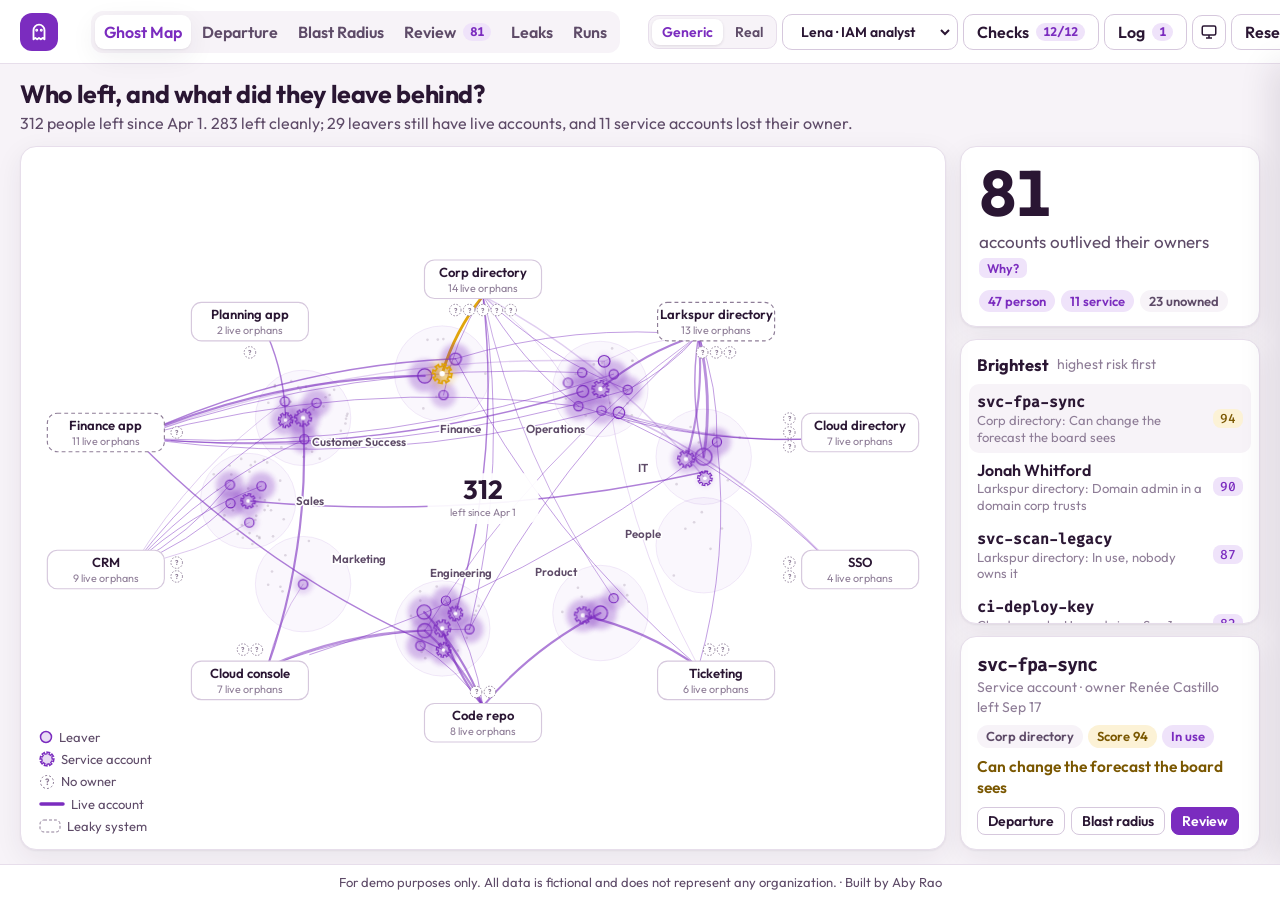
<file: OC-05_orphaned-account-finder/index.html>
<!doctype html>
<html lang="en">
<head>
<meta charset="utf-8">
<meta name="viewport" content="width=device-width, initial-scale=1">
<title>Orphaned Account Finder</title>
<link rel="stylesheet" href="css/styles.css">
</head>
<body>
<header class="topbar">
  <div class="brand">
    <div class="brand-mark" aria-hidden="true">
      <svg width="22" height="22" viewBox="0 0 24 24" fill="none" stroke="currentColor" stroke-width="2" stroke-linecap="round" stroke-linejoin="round"><path d="M6 20V10a6 6 0 0 1 12 0v10l-2-1.5L14 20l-2-1.5L10 20l-2-1.5z"/><circle cx="9.5" cy="10" r=".6" fill="currentColor"/><circle cx="14.5" cy="10" r=".6" fill="currentColor"/></svg>
    </div>
    <div>
      <div class="brand-title">Orphan Finder</div>
      <div class="brand-sub">OC-05 · Harborline HCM</div>
    </div>
  </div>
  <nav class="tabs" role="tablist" aria-label="Views">
    <button class="tab active" data-view="map" role="tab"><kbd>1</kbd>Ghost Map</button>
    <button class="tab" data-view="departure" role="tab"><kbd>2</kbd>Departure</button>
    <button class="tab" data-view="radius" role="tab"><kbd>3</kbd>Blast Radius</button>
    <button class="tab" data-view="review" role="tab"><kbd>4</kbd>Review <span class="count" id="reviewCount">0</span></button>
    <button class="tab" data-view="leaks" role="tab"><kbd>5</kbd>Leaks</button>
    <button class="tab" data-view="runs" role="tab"><kbd>6</kbd>Runs</button>
  </nav>
  <div class="spacer"></div>
  <div class="tools">
    <div class="seg" id="namesSeg" data-tip="Show tool names as generic roles or as the real products.">
      <button data-names="generic" class="on">Generic</button><button data-names="real">Real</button>
    </div>
    <div class="persona" data-tip="Who is using the finder. Approvals check the role.">
      <label for="persona">Viewing as</label>
      <select id="persona"></select>
    </div>
    <button class="btn" id="btnChecks" data-tip="Known-answer checks, run live against the engine.">Checks <span class="count" id="checkCount">–</span></button>
    <button class="btn" id="btnLog" data-tip="Every run, approval and action, with who did it.">Log <span class="count" id="logCount">0</span></button>
    <button class="btn icon" id="btnPresenter" aria-label="Presenter mode" data-tip="Presenter mode: larger type (P).">
      <svg width="18" height="18" viewBox="0 0 24 24" fill="none" stroke="currentColor" stroke-width="2"><rect x="3" y="4" width="18" height="12" rx="2"/><path d="M8 20h8M12 16v4"/></svg>
    </button>
    <button class="btn" id="btnReset" data-tip="Start over: clears approvals, actions, fixes and the log.">Reset</button>
  </div>
</header>

<main>
  <section class="view active" id="view-map">
    <div class="view-head"><div class="titles"><h1>Who left, and what did they leave behind?</h1><div class="sub" id="mapSub"></div></div></div>
    <div class="view-body">
      <div class="card map-card" id="mapCard"></div>
      <aside class="side">
        <div class="card hero" id="mapHero"></div>
        <div class="card" style="flex:1;display:flex;flex-direction:column;min-height:0">
          <div class="card-h">Brightest <span class="sub">highest risk first</span></div>
          <ul class="list scroll" id="brightList" style="flex:1"></ul>
        </div>
        <div class="card sel-card" id="mapSel"></div>
      </aside>
    </div>
  </section>

  <section class="view" id="view-departure">
    <div class="view-head">
      <div class="titles"><h1>How did one exit actually go?</h1><div class="sub" id="depSub"></div></div>
      <div class="picker"><label for="depPick" class="faint">Show</label><select id="depPick"></select></div>
    </div>
    <div class="dep-tiles" id="depTiles"></div>
    <div class="card chart-card">
      <div class="card-h" id="depChartH"></div>
      <div class="chart" id="depChart"></div>
    </div>
  </section>

  <section class="view" id="view-radius">
    <div class="view-head">
      <div class="titles"><h1>What can this account reach?</h1><div class="sub" id="radSub"></div></div>
      <div class="picker"><label for="radPick" class="faint">Account</label><select id="radPick"></select></div>
    </div>
    <div class="rad-wrap">
      <div class="card rad-card" id="radCard"></div>
      <aside class="rad-side" id="radSide"></aside>
    </div>
  </section>

  <section class="view" id="view-review">
    <div class="view-head"><div class="titles"><h1>What do we do about it?</h1><div class="sub" id="revSub"></div></div></div>
    <div class="rev-wrap">
      <div class="card queue">
        <div class="filters" id="revFilters"></div>
        <ul class="list scroll" id="revList"></ul>
      </div>
      <div class="deck-col">
        <div class="card batch-bar" id="batchBar"></div>
        <div class="deck" id="deck"></div>
      </div>
    </div>
  </section>

  <section class="view" id="view-leaks">
    <div class="view-head"><div class="titles"><h1>Why do orphans keep appearing?</h1><div class="sub" id="leakSub"></div></div></div>
    <div class="leak-wrap">
      <div class="card pipe-card">
        <div class="card-h">From HR to every system <span class="sub">live orphaned person accounts by source</span></div>
        <div class="chart" id="pipeChart"></div>
      </div>
      <aside class="leak-side">
        <div class="card chart-card" style="flex:1;min-height:230px">
          <div class="card-h">Days to remove <span class="sub" data-tip="Median days from termination to removal, for accounts already removed.">median</span></div>
          <div class="chart" id="medChart"></div>
        </div>
        <div id="fixList" style="display:flex;flex-direction:column;gap:12px"></div>
      </aside>
    </div>
  </section>

  <section class="view" id="view-runs">
    <div class="view-head">
      <div class="titles"><h1>Is it getting better?</h1><div class="sub" id="runSub"></div></div>
      <div class="picker">
        <div class="seg" id="dataSeg" data-tip="Seeded: the demo data. All clean: every leaver removed on time, to prove the finder reports nothing when nothing is wrong.">
          <button data-ds="seed" class="on">Seeded</button><button data-ds="clean">All clean</button>
        </div>
        <button class="btn primary" id="btnRunNow" data-tip="Run the finder now (simulated). Confirms approved actions actually took effect.">Run now</button>
      </div>
    </div>
    <div class="run-tiles" id="runTiles"></div>
    <div class="run-grid">
      <div class="card"><div class="card-h">Open orphans <span class="sub">weekly, since daily runs began</span></div><div class="chart" id="trendChart"></div></div>
      <div class="card"><div class="card-h">New orphans found <span class="sub">per day, last 12 weeks</span></div><div class="chart" id="calChart"></div></div>
      <div class="card"><div class="card-h">Sources <span class="sub" id="srcSub"></span></div><div class="scroll" style="flex:1;padding:0 8px 8px"><table class="src-table" id="srcTable"></table></div></div>
      <div class="card"><div class="card-h">Match rules <span class="sub">what changed, and why</span></div><ul class="rules scroll" id="rulesList" style="flex:1"></ul></div>
    </div>
  </section>
</main>

<aside class="drawer" id="logDrawer" aria-label="Activity log">
  <div class="drawer-h">Activity log <span class="spacer"></span><button class="btn sm" id="btnLogClose">Close</button></div>
  <ul class="log-list" id="logList"></ul>
</aside>
<div id="modalRoot"></div>
<div class="tip" id="tip" role="tooltip"></div>
<div class="toast" id="toast" role="status" aria-live="polite"></div>

<footer>For demo purposes only. All data is fictional and does not represent any organization. · Built by Aby Rao</footer>

<script src="js/data.js"></script>
<script src="js/engine.js"></script>
<script src="js/checks.js"></script>
<script src="js/core.js"></script>
<script src="js/view-map.js"></script>
<script src="js/view-departure.js"></script>
<script src="js/view-radius.js"></script>
<script src="js/view-review.js"></script>
<script src="js/view-leaks.js"></script>
<script src="js/view-runs.js"></script>
<script src="js/main.js"></script>
</body>
</html>
</file>
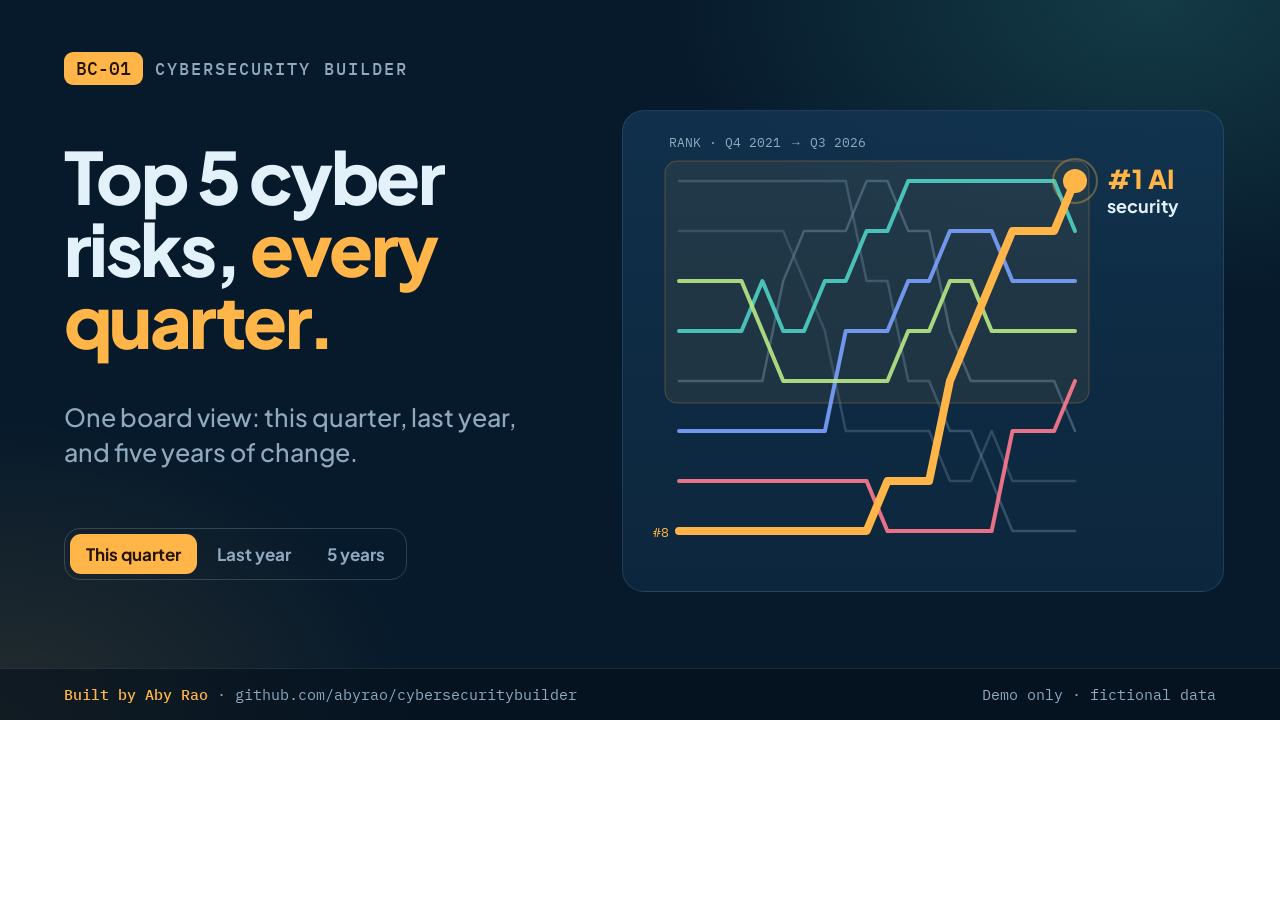
<file: BC-01_top5-risk-board-update/thumbnail/thumbnail.html>
<!doctype html>
<html lang="en">
<head>
<meta charset="utf-8">
<title>BC-01 thumbnail</title>
<style>
@font-face { font-family: "Plus Jakarta Sans"; font-weight: 500; src: url("../assets/fonts/plus-jakarta-sans-latin-500-normal.woff2") format("woff2"); }
@font-face { font-family: "Plus Jakarta Sans"; font-weight: 700; src: url("../assets/fonts/plus-jakarta-sans-latin-700-normal.woff2") format("woff2"); }
@font-face { font-family: "Plus Jakarta Sans"; font-weight: 800; src: url("../assets/fonts/plus-jakarta-sans-latin-800-normal.woff2") format("woff2"); }
@font-face { font-family: "IBM Plex Mono"; font-weight: 400; src: url("../assets/fonts/ibm-plex-mono-latin-400-normal.woff2") format("woff2"); }
@font-face { font-family: "IBM Plex Mono"; font-weight: 500; src: url("../assets/fonts/ibm-plex-mono-latin-500-normal.woff2") format("woff2"); }
html, body { margin: 0; }
.card { width: 1280px; height: 720px; position: relative; overflow: hidden; color: #E3F1FB; font-family: "Plus Jakarta Sans", sans-serif;
  background: #071A2B; background-image: radial-gradient(800px 500px at 90% 0%, rgba(79,209,197,.18), transparent 60%), radial-gradient(700px 500px at 0% 100%, rgba(255,181,71,.12), transparent 60%); }
.top { position: absolute; left: 64px; top: 52px; display: flex; gap: 12px; align-items: center; }
.badge { background: #FFB547; color: #241400; font: 500 18px "IBM Plex Mono", monospace; padding: 5px 12px; border-radius: 9px; }
.eyebrow { font: 500 17px "IBM Plex Mono", monospace; letter-spacing: .12em; color: #8FA9BF; }
.title { position: absolute; left: 64px; top: 140px; width: 560px; font-weight: 800; font-size: 72px; line-height: 1; letter-spacing: -.035em; }
.title em { font-style: normal; color: #FFB547; }
.sub { position: absolute; left: 64px; top: 400px; width: 500px; font-weight: 500; font-size: 25px; line-height: 1.4; color: #8FA9BF; }
.seg { position: absolute; left: 64px; top: 528px; display: inline-flex; gap: 4px; padding: 5px; border: 1px solid rgba(227,241,251,.18); border-radius: 16px; }
.seg span { padding: 9px 16px; border-radius: 11px; font-weight: 700; font-size: 17px; color: #8FA9BF; }
.seg span.on { background: #FFB547; color: #241400; }
.panel { position: absolute; right: 56px; top: 110px; width: 600px; height: 480px; border-radius: 22px; border: 1px solid rgba(227,241,251,.1);
  background: linear-gradient(180deg, rgba(19,53,83,.8), rgba(14,42,66,.8)); }
.panel svg { position: absolute; left: 0; top: 0; }
.foot { position: absolute; left: 0; right: 0; bottom: 0; padding: 16px 64px; display: flex; justify-content: space-between;
  font: 400 15px "IBM Plex Mono", monospace; color: #8FA9BF; border-top: 1px solid rgba(227,241,251,.1); background: rgba(4,16,27,.6); }
.foot b { color: #FFB547; font-weight: 500; }
</style>
</head>
<body>
<div class="card">
  <div class="top"><span class="badge">BC-01</span><span class="eyebrow">CYBERSECURITY BUILDER</span></div>
  <div class="title">Top 5 cyber risks, <em>every quarter.</em></div>
  <div class="sub">One board view: this quarter, last year, and five years of change.</div>
  <div class="seg"><span class="on">This quarter</span><span>Last year</span><span>5 years</span></div>
  <div class="panel"><svg id="chart" width="600" height="480" viewBox="0 0 600 480"></svg></div>
  <div class="foot"><span><b>Built by Aby Rao</b> · github.com/abyrao/cybersecuritybuilder</span><span>Demo only · fictional data</span></div>
</div>
<script src="../js/data.js"></script>
<script>
(function () {
  const D = window.BC01, NS = "http://www.w3.org/2000/svg", svg = document.getElementById("chart");
  const mk = (t, a, txt) => { const n = document.createElementNS(NS, t); for (const k in a) n.setAttribute(k, a[k]); if (txt) n.textContent = txt; svg.appendChild(n); return n; };
  const xa = 56, xb = 452, ya = 70, rowH = 50;
  const X = i => xa + (xb - xa) * i / (D.QUARTERS - 1), Y = r => ya + (r - 1) * rowH;
  mk("text", { x: xa - 10, y: 36, "font-family": "IBM Plex Mono", "font-size": 13, fill: "#8FA9BF" }, "RANK · " + D.quarterLabel(0) + " → " + D.quarterLabel(D.CURRENT));
  mk("rect", { x: xa - 14, y: Y(1) - 20, width: xb - xa + 28, height: rowH * 5 - 8, rx: 12, fill: "rgba(255,181,71,.07)", stroke: "rgba(255,181,71,.25)" });
  const now = D.topFive(D.CURRENT).map(r => r.id);
  D.RISKS.slice().sort((a, b) => (a.id === "ai") - (b.id === "ai") || now.includes(a.id) - now.includes(b.id)).forEach(r => {
    const pts = []; for (let i = 0; i < D.QUARTERS; i++) pts.push(X(i) + "," + Y(D.RANKS[i][r.id]));
    const ai = r.id === "ai", strong = now.includes(r.id);
    mk("polyline", { points: pts.join(" "), fill: "none", stroke: r.color, "stroke-width": ai ? 8 : strong ? 4 : 2.5,
      "stroke-linejoin": "round", "stroke-linecap": "round", opacity: ai ? 1 : strong ? .9 : .5 });
  });
  const yAi = Y(D.RANKS[D.CURRENT].ai);
  mk("circle", { cx: X(D.CURRENT), cy: yAi, r: 12, fill: "#FFB547" });
  mk("circle", { cx: X(D.CURRENT), cy: yAi, r: 22, fill: "none", stroke: "#FFB547", "stroke-opacity": .35, "stroke-width": 2 });
  mk("text", { x: X(D.CURRENT) + 32, y: yAi + 8, "font-family": "Plus Jakarta Sans", "font-weight": 800, "font-size": 26, fill: "#FFB547" }, "#1 AI");
  mk("text", { x: X(D.CURRENT) + 32, y: yAi + 32, "font-family": "Plus Jakarta Sans", "font-weight": 700, "font-size": 18, fill: "#E3F1FB" }, "security");
  mk("text", { x: X(0) - 10, y: Y(8) + 6, "text-anchor": "end", "font-family": "IBM Plex Mono", "font-size": 13, fill: "#FFB547" }, "#8");
})();
</script>
</body>
</html>
</file>
<file: BC-01_top5-risk-board-update/css/styles.css>
/* Visual scheme 8 · Ocean Depth */
@font-face { font-family: "Plus Jakarta Sans"; font-weight: 400; src: url("../assets/fonts/plus-jakarta-sans-latin-400-normal.woff2") format("woff2"); }
@font-face { font-family: "Plus Jakarta Sans"; font-weight: 500; src: url("../assets/fonts/plus-jakarta-sans-latin-500-normal.woff2") format("woff2"); }
@font-face { font-family: "Plus Jakarta Sans"; font-weight: 700; src: url("../assets/fonts/plus-jakarta-sans-latin-700-normal.woff2") format("woff2"); }
@font-face { font-family: "Plus Jakarta Sans"; font-weight: 800; src: url("../assets/fonts/plus-jakarta-sans-latin-800-normal.woff2") format("woff2"); }
@font-face { font-family: "IBM Plex Mono"; font-weight: 400; src: url("../assets/fonts/ibm-plex-mono-latin-400-normal.woff2") format("woff2"); }
@font-face { font-family: "IBM Plex Mono"; font-weight: 500; src: url("../assets/fonts/ibm-plex-mono-latin-500-normal.woff2") format("woff2"); }

:root {
  --bg: #071A2B; --surface: #0E2A42; --surface-2: #133553; --line: rgba(227, 241, 251, .09); --line-2: rgba(227, 241, 251, .18);
  --text: #E3F1FB; --muted: #8FA9BF; --dim: #5E7A92;
  --accent: #FFB547; --second: #4FD1C5; --bad: #FF7A90; --good: #B8E986;
  --sans: "Plus Jakarta Sans", system-ui, sans-serif; --mono: "IBM Plex Mono", ui-monospace, monospace;
  --r: 16px; --scale: 1;
}
* { box-sizing: border-box; }
html, body { margin: 0; background: var(--bg); color: var(--text); font-family: var(--sans); }
body { min-height: 100vh; padding-bottom: 60px;
  background-image: radial-gradient(1200px 600px at 85% -10%, rgba(79, 209, 197, .10), transparent 60%),
                    radial-gradient(900px 500px at -10% 110%, rgba(255, 181, 71, .07), transparent 60%);
  background-attachment: fixed; }
.mono { font-family: var(--mono); }
button { font: inherit; color: inherit; cursor: pointer; }
:focus-visible { outline: 2px solid var(--second); outline-offset: 3px; border-radius: 8px; }

.card { background: linear-gradient(180deg, rgba(19, 53, 83, .75), rgba(14, 42, 66, .75)); border: 1px solid var(--line);
  border-radius: var(--r); backdrop-filter: blur(8px); }
.eyebrow { font-family: var(--mono); font-size: 12px; letter-spacing: .1em; text-transform: uppercase; color: var(--muted); }
.tag { font-size: 11px; color: var(--second); border: 1px solid rgba(79, 209, 197, .4); border-radius: 999px; padding: 2px 9px; cursor: help; }

/* Top bar */
.bar { display: flex; justify-content: space-between; align-items: center; padding: 18px clamp(20px, 3vw, 48px); gap: 16px; }
.brand { display: flex; align-items: center; gap: 12px; }
.badge { background: var(--accent); color: #241400; font-weight: 500; font-size: 13px; padding: 4px 10px; border-radius: 8px; }
.brand-name { font-weight: 700; font-size: 17px; letter-spacing: -.01em; }
.pill { font-size: 12px; color: var(--muted); border: 1px solid var(--line-2); border-radius: 999px; padding: 3px 10px; }
.tools { display: flex; gap: 6px; }
.tool { background: transparent; border: 1px solid var(--line-2); border-radius: 10px; padding: 7px 14px; font-size: 14px; font-weight: 500;
  color: var(--muted); transition: all .2s ease; }
.tool:hover { color: var(--text); border-color: var(--text); background: rgba(227, 241, 251, .05); }
.tool[aria-pressed="true"] { background: var(--text); color: var(--bg); border-color: var(--text); }

/* Layout */
.layout { max-width: 1640px; margin: 0 auto; padding: 8px clamp(20px, 3vw, 48px) 24px; display: grid;
  grid-template-columns: minmax(0, 1fr) clamp(280px, 22vw, 360px); gap: 22px; }
.head { grid-column: 1 / -1; display: flex; justify-content: space-between; align-items: flex-end; gap: 24px; flex-wrap: wrap; margin-bottom: 4px; }
h1 { margin: 0; font-weight: 800; font-size: calc(clamp(32px, 3.1vw, 50px) * var(--scale)); letter-spacing: -.03em; line-height: 1.05; }
.subhead { margin: 8px 0 0; color: var(--muted); font-size: calc(17px * var(--scale)); }

.seg { position: relative; display: inline-flex; background: rgba(7, 26, 43, .6); border: 1px solid var(--line-2); border-radius: 14px; padding: 4px; }
.seg-btn { position: relative; z-index: 1; background: transparent; border: 0; padding: 9px 16px; font-size: calc(15px * var(--scale)); font-weight: 600;
  color: var(--muted); border-radius: 10px; transition: color .25s ease; white-space: nowrap; }
.seg-btn.on { color: #241400; }
.seg-btn:hover:not(.on) { color: var(--text); }
.seg-ind { position: absolute; top: 4px; bottom: 4px; left: 4px; width: 0; background: var(--accent); border-radius: 10px;
  transition: transform .35s cubic-bezier(.2, .8, .2, 1), width .35s cubic-bezier(.2, .8, .2, 1); box-shadow: 0 6px 20px rgba(255, 181, 71, .25); }

.stage { padding: 22px 26px; min-height: 560px; overflow: hidden; position: relative; }
.stage-top { display: flex; justify-content: space-between; align-items: center; margin-bottom: 12px; gap: 12px; }
.legend { display: flex; gap: 16px; flex-wrap: wrap; font-family: var(--mono); font-size: 12px; color: var(--muted); }
.legend i { display: inline-block; width: 12px; height: 8px; border-radius: 2px; margin-right: 6px; vertical-align: middle; }
.info { width: 22px; height: 22px; border-radius: 50%; border: 1px solid var(--line-2); display: inline-grid; place-items: center;
  font-family: var(--mono); font-size: 12px; color: var(--muted); cursor: help; background: transparent; padding: 0; }

/* Side column */
.side { display: flex; flex-direction: column; gap: 16px; min-width: 0; }
.kpis { display: grid; grid-template-columns: repeat(2, minmax(0, 1fr)); gap: 12px; }
.kpi { padding: 14px 16px; cursor: help; transition: transform .2s ease, border-color .2s ease; opacity: 0; animation: pop .5s ease forwards; }
.kpi:hover { transform: translateY(-2px); border-color: var(--line-2); }
.kpi .k { font-family: var(--mono); font-size: 11px; color: var(--muted); letter-spacing: .08em; text-transform: uppercase; }
.kpi .v { font-weight: 800; font-size: calc(clamp(15px, 1.25vw, 24px) * var(--scale)); margin-top: 6px; letter-spacing: -.02em; line-height: 1.15; white-space: nowrap; }
.kpi.wide { grid-column: 1 / -1; }
.kpi .v.accent { color: var(--accent); } .kpi .v.bad { color: var(--bad); } .kpi .v.good { color: var(--good); }
.ai { padding: 16px 18px; }
.ai-head { display: flex; justify-content: space-between; align-items: center; }
.ai-list { list-style: none; margin: 12px 0 0; padding: 0; display: flex; flex-direction: column; gap: 10px; }
.ai-list li { display: flex; align-items: flex-start; gap: 10px; font-size: calc(16px * var(--scale)); line-height: 1.35; opacity: 0; animation: pop .4s ease forwards; }
.ai-list li::before { content: ""; flex: 0 0 6px; height: 6px; margin-top: 8px; border-radius: 50%; background: var(--second); }
.ai-list li.hl::before { background: var(--accent); }
.ai-list b { color: var(--accent); font-weight: 700; }
.ai-off { color: var(--dim); font-size: 15px; }
@keyframes pop { from { opacity: 0; transform: translateY(6px); } to { opacity: 1; transform: none; } }

/* This quarter: risk cards */
.rows { display: flex; flex-direction: column; gap: 10px; }
.rcard { display: grid; grid-template-columns: 52px minmax(0, 1.3fr) minmax(140px, 1fr) 92px 92px 58px; align-items: center; gap: 18px;
  width: 100%; text-align: left; padding: 14px 18px; background: rgba(7, 26, 43, .45); border: 1px solid var(--line); border-radius: 14px;
  opacity: 0; transform: translateY(10px); animation: rise .5s cubic-bezier(.2, .8, .2, 1) forwards; transition: border-color .2s, background .2s, transform .2s; }
.rcard:hover { border-color: var(--line-2); background: rgba(19, 53, 83, .7); transform: translateX(4px); }
.rcard.top { border-color: rgba(255, 181, 71, .45); background: linear-gradient(90deg, rgba(255, 181, 71, .12), rgba(7, 26, 43, .45) 60%); }
.rank { font-weight: 800; font-size: calc(36px * var(--scale)); line-height: 1; color: var(--dim); }
.rcard.top .rank { color: var(--accent); }
.rname { font-weight: 700; font-size: calc(22px * var(--scale)); letter-spacing: -.01em; overflow: hidden; text-overflow: ellipsis; white-space: nowrap; }
.rsub { font-family: var(--mono); font-size: 12px; color: var(--muted); margin-top: 3px; }
.bench { position: relative; height: 10px; background: rgba(227, 241, 251, .08); border-radius: 999px; }
.bench .fill { position: absolute; inset: 0 auto 0 0; width: 0; border-radius: 999px; background: var(--second); transition: width .9s cubic-bezier(.2, .8, .2, 1); }
.rcard.top .bench .fill { background: var(--accent); }
.bench .tick { position: absolute; top: -5px; bottom: -5px; width: 3px; margin-left: -1px; border-radius: 2px; background: var(--text); }
.rscore { font-family: var(--mono); font-weight: 500; font-size: calc(28px * var(--scale)); text-align: right; white-space: nowrap; }
.rscore small { font-size: 13px; color: var(--muted); }
.chip { display: inline-flex; align-items: center; justify-content: center; gap: 4px; font-family: var(--mono); font-size: 12px; font-weight: 500;
  border-radius: 999px; padding: 4px 9px; white-space: nowrap; }
.chip.up { background: rgba(255, 122, 144, .14); color: var(--bad); }
.chip.down { background: rgba(184, 233, 134, .14); color: var(--good); }
.chip.flat { background: rgba(227, 241, 251, .07); color: var(--muted); }
.chip.new { background: rgba(255, 181, 71, .16); color: var(--accent); }
@keyframes rise { to { opacity: 1; transform: none; } }

.roadmap { display: flex; gap: 10px; align-items: center; margin-top: 16px; flex-wrap: wrap; }
.rm { display: inline-flex; gap: 8px; align-items: center; border: 1px dashed var(--line-2); border-radius: 10px; padding: 7px 12px; font-size: 14px; cursor: help; }
.rm .mono { color: var(--accent); font-size: 12px; }

/* SVG */
svg { display: block; }
svg text { font-family: var(--sans); fill: var(--text); }
svg .mono { font-family: var(--mono); }
.draw { stroke-dasharray: 2400; stroke-dashoffset: 2400; animation: draw 1.2s cubic-bezier(.2, .8, .2, 1) forwards; }
@keyframes draw { to { stroke-dashoffset: 0; } }
.fade { opacity: 0; animation: fadein .6s ease forwards; }
@keyframes fadein { to { opacity: 1; } }
.hot { cursor: pointer; }
.hot:hover polyline, .hot:hover line { filter: brightness(1.25); }

.play { display: flex; align-items: center; gap: 14px; }
.play button { background: var(--accent); color: #241400; border: 0; border-radius: 12px; padding: 9px 18px; font-weight: 700; font-size: 15px;
  box-shadow: 0 8px 24px rgba(255, 181, 71, .25); transition: transform .15s; }
.play button:hover { transform: translateY(-1px); }
.play .mono { font-size: 14px; color: var(--muted); }

/* Drawers */
.drawer { position: fixed; top: 0; right: 0; bottom: 0; width: min(560px, 94vw); background: #0B2236; border-left: 1px solid var(--line-2);
  padding: 30px 34px 90px; overflow-y: auto; transform: translateX(105%); transition: transform .4s cubic-bezier(.2, .8, .2, 1); z-index: 20;
  box-shadow: -30px 0 60px rgba(0, 0, 0, .35); }
.drawer.open { transform: none; }
.close { position: absolute; top: 20px; right: 22px; }
.drawer h2 { font-size: 32px; font-weight: 800; margin: 14px 0 2px; letter-spacing: -.02em; }
.drawer h3 { font-family: var(--mono); font-size: 12px; font-weight: 500; color: var(--muted); text-transform: uppercase; letter-spacing: .1em; margin: 26px 0 10px; }
.big { font-family: var(--mono); font-size: 60px; font-weight: 500; line-height: 1; }
.big small { font-size: 18px; color: var(--muted); }
.dmeta { font-family: var(--mono); font-size: 13px; color: var(--muted); }
.why { margin-top: 12px; background: rgba(227, 241, 251, .05); border: 1px solid var(--line); border-radius: 12px; padding: 12px 14px; font-size: 15px; line-height: 1.5; }
.why .formula { font-family: var(--mono); font-size: 17px; color: var(--accent); }
.vs { display: grid; grid-template-columns: 90px 1fr 44px; gap: 12px; align-items: center; margin: 8px 0; font-size: 15px; }
.vs .t { height: 10px; background: rgba(227, 241, 251, .08); border-radius: 999px; overflow: hidden; }
.vs .t span { display: block; height: 100%; border-radius: 999px; }
.ind { display: grid; grid-template-columns: 1fr auto auto; gap: 12px; align-items: center; padding: 10px 0; border-bottom: 1px solid var(--line); font-size: 16px; }
.ind .lab { cursor: help; text-decoration: underline dotted var(--dim); text-underline-offset: 4px; }
.ind .v { font-family: var(--mono); font-size: 22px; }
.ring { display: flex; align-items: center; gap: 16px; font-size: 15px; }
.mstone { display: flex; gap: 10px; align-items: baseline; padding: 7px 0; font-size: 15px; border-bottom: 1px solid var(--line); cursor: help; }
.mstone .mono { color: var(--accent); font-size: 12px; min-width: 64px; }
.mstone.up .mono { color: var(--second); }
.checks { display: flex; flex-direction: column; gap: 8px; }
.check { display: flex; gap: 10px; align-items: center; font-size: 15px; cursor: help; }
.check .ok { color: var(--good); font-family: var(--mono); font-size: 12px; border: 1px solid rgba(184, 233, 134, .4); border-radius: 6px; padding: 1px 6px; }
.check .no { color: var(--bad); font-family: var(--mono); font-size: 12px; border: 1px solid rgba(255, 122, 144, .4); border-radius: 6px; padding: 1px 6px; }
.guards { display: flex; flex-wrap: wrap; gap: 8px; }
.guard { border: 1px solid var(--line-2); border-radius: 999px; padding: 6px 12px; font-size: 14px; font-weight: 600; cursor: help; background: rgba(227, 241, 251, .04); }
.guard::before { content: "✓ "; color: var(--good); }
.switch { margin-top: 4px; }

.log { position: fixed; left: 24px; bottom: 58px; width: 340px; max-height: 280px; overflow-y: auto; padding: 14px 16px; display: none; z-index: 15; }
.log.open { display: block; }
.log ol { list-style: none; margin: 8px 0 0; padding: 0; font-family: var(--mono); font-size: 12px; }
.log li { padding: 5px 0; border-bottom: 1px solid var(--line); }
.log li span { color: var(--dim); margin-right: 8px; }

.tip { position: fixed; z-index: 50; max-width: 280px; background: #E3F1FB; color: #071A2B; font-size: 13px; line-height: 1.4; font-weight: 500;
  padding: 8px 11px; border-radius: 10px; pointer-events: none; opacity: 0; transform: translateY(4px); transition: opacity .15s, transform .15s;
  box-shadow: 0 10px 30px rgba(0, 0, 0, .35); }
.tip.show { opacity: 1; transform: none; }

.foot { position: fixed; left: 0; right: 0; bottom: 0; background: rgba(4, 16, 27, .92); border-top: 1px solid var(--line); color: var(--muted);
  text-align: center; font-size: 12px; padding: 11px 20px; z-index: 30; backdrop-filter: blur(6px); }

body.presenter { --scale: 1.1; }
@media (max-width: 1500px) { body.presenter { --scale: 1; } }
body.presenter #aboutBtn, body.presenter #logBtn { display: none; }
body.presenter .log { display: none !important; }

@media (max-width: 1400px) {
  .rcard { grid-template-columns: 44px minmax(0, 1.2fr) minmax(110px, 1fr) 84px 84px 52px; gap: 14px; padding: 12px 14px; }
  .rname { font-size: calc(19px * var(--scale)); }
  .rscore { font-size: calc(24px * var(--scale)); }
}
@media (max-width: 1000px) {
  .layout { grid-template-columns: 1fr; }
}
</file>
<file: BC-02_cloud-vuln-misconfig-dashboard/css/styles.css>
/* Visual scheme 5 · Neon Grid */
@font-face { font-family: "Sora"; font-weight: 400; src: url("../assets/fonts/sora-latin-400-normal.woff2") format("woff2"); }
@font-face { font-family: "Sora"; font-weight: 600; src: url("../assets/fonts/sora-latin-600-normal.woff2") format("woff2"); }
@font-face { font-family: "Sora"; font-weight: 700; src: url("../assets/fonts/sora-latin-700-normal.woff2") format("woff2"); }
@font-face { font-family: "Sora"; font-weight: 800; src: url("../assets/fonts/sora-latin-800-normal.woff2") format("woff2"); }
@font-face { font-family: "Space Mono"; font-weight: 400; src: url("../assets/fonts/space-mono-latin-400-normal.woff2") format("woff2"); }
@font-face { font-family: "Space Mono"; font-weight: 700; src: url("../assets/fonts/space-mono-latin-700-normal.woff2") format("woff2"); }

:root {
  --bg: #0A0A0F; --surface: #16161F; --surface-2: #1E1E2A; --surface-3: #262636; --ink: #F5F5F7; --muted: #A1A1B5; --dim: #6B6B80;
  --line: #2A2A3A; --line-2: #3A3A50;
  --accent: #FF2E88; --second: #C6FF3D; --cyan: #3DD9FF; --orange: #FFB13D; --violet: #9D7BFF;
  --b-critical: #FF2E88; --b-high: #FFB13D; --b-medium: #9D7BFF; --b-low: #3DD9FF; --good: #C6FF3D;
  --sans: "Sora", system-ui, sans-serif; --mono: "Space Mono", ui-monospace, monospace;
  --r: 16px; --scale: 1;
  --glow: 0 0 0 1px rgba(255, 46, 136, .55), 0 0 28px rgba(255, 46, 136, .28);
  --glow-g: 0 0 0 1px rgba(198, 255, 61, .5), 0 0 24px rgba(198, 255, 61, .22);
}
* { box-sizing: border-box; }
html, body { margin: 0; background: var(--bg); color: var(--ink); font-family: var(--sans); }
body { min-height: 100vh; padding-bottom: 52px; overflow-x: hidden;
  background-image: linear-gradient(rgba(255, 255, 255, .025) 1px, transparent 1px), linear-gradient(90deg, rgba(255, 255, 255, .025) 1px, transparent 1px);
  background-size: 44px 44px; background-attachment: fixed; }
.mono { font-family: var(--mono); }
button, input, select, textarea { font: inherit; color: inherit; }
button { cursor: pointer; }
:focus-visible { outline: 2px solid var(--second); outline-offset: 3px; border-radius: 8px; }
::-webkit-scrollbar { width: 10px; height: 10px; } ::-webkit-scrollbar-thumb { background: var(--line-2); border-radius: 8px; } ::-webkit-scrollbar-track { background: transparent; }

.card { background: linear-gradient(180deg, rgba(255, 255, 255, .025), rgba(255, 255, 255, 0)) , var(--surface); border: 1px solid var(--line); border-radius: var(--r); }
.pad { padding: 18px 20px; }
.eyebrow { font-family: var(--mono); font-size: 11px; letter-spacing: .14em; text-transform: uppercase; color: var(--muted); }
.tag { font-family: var(--mono); font-size: 11px; color: var(--second); border: 1px solid rgba(198, 255, 61, .45); border-radius: 999px; padding: 2px 9px; cursor: help; white-space: nowrap; }
.card-head { display: flex; justify-content: space-between; align-items: center; gap: 10px; margin-bottom: 12px; min-width: 0; }
.card-title { font-weight: 700; font-size: calc(17px * var(--scale)); letter-spacing: -.01em; white-space: nowrap; overflow: hidden; text-overflow: ellipsis; }
.info { width: 22px; height: 22px; flex: 0 0 22px; border-radius: 50%; border: 1px solid var(--line-2); display: inline-grid; place-items: center; font-family: var(--mono); font-size: 12px; color: var(--muted); cursor: help; background: transparent; padding: 0; }
.legend { display: flex; gap: 14px; flex-wrap: wrap; font-family: var(--mono); font-size: 11px; color: var(--muted); }
.legend i { display: inline-block; width: 10px; height: 10px; border-radius: 3px; margin-right: 6px; vertical-align: -1px; }

/* Top bar */
.bar { display: grid; grid-template-columns: auto minmax(0, 1fr) auto; align-items: center; padding: 14px clamp(16px, 2.6vw, 40px); gap: 14px;
  border-bottom: 1px solid var(--line); background: rgba(10, 10, 15, .82); position: sticky; top: 0; z-index: 10; backdrop-filter: blur(10px); }
.bar::after { content: ""; position: absolute; left: 0; right: 0; bottom: -1px; height: 1px; background: linear-gradient(90deg, transparent, var(--accent), var(--second), transparent); opacity: .7; }
.brand { display: flex; align-items: center; gap: 10px; min-width: 0; }
.badge { background: var(--accent); color: #0A0A0F; font-weight: 700; font-size: 12px; padding: 4px 9px; border-radius: 8px; box-shadow: 0 0 18px rgba(255, 46, 136, .45); }
.brand-name { font-weight: 700; font-size: 16px; white-space: nowrap; overflow: hidden; text-overflow: ellipsis; }
.tools { display: flex; gap: 6px; justify-content: flex-end; align-items: center; min-width: 0; }
.tool { background: transparent; border: 1px solid var(--line-2); border-radius: 10px; padding: 7px 12px; font-size: 13px; font-weight: 600; color: var(--muted); transition: all .2s; white-space: nowrap; }
.tool:hover { color: var(--ink); border-color: var(--ink); }
.tool[aria-pressed="true"] { background: var(--second); color: #0A0A0F; border-color: var(--second); }
.persona { display: flex; align-items: center; gap: 8px; border: 1px solid var(--line-2); border-radius: 10px; padding: 3px 4px 3px 10px; font-size: 12px; color: var(--muted); min-width: 0; }
.persona select { background: var(--surface-2); border: 0; border-radius: 7px; padding: 5px 8px; font-size: 13px; font-weight: 600; color: var(--ink); max-width: 190px; }

.seg { justify-self: center; position: relative; display: inline-flex; background: var(--surface); border: 1px solid var(--line-2); border-radius: 14px; padding: 4px; }
.seg-btn { position: relative; z-index: 1; background: transparent; border: 0; padding: 8px 15px; font-size: 14px; font-weight: 600; color: var(--muted); border-radius: 10px; transition: color .25s; white-space: nowrap; }
.seg-btn.on { color: #0A0A0F; }
.seg-btn:hover:not(.on) { color: var(--ink); }
.seg-ind { position: absolute; top: 4px; bottom: 4px; left: 4px; width: 0; background: var(--accent); border-radius: 10px; box-shadow: 0 0 20px rgba(255, 46, 136, .5);
  transition: transform .35s cubic-bezier(.2, .8, .2, 1), width .35s cubic-bezier(.2, .8, .2, 1); }

/* Layout */
.layout { max-width: 1680px; margin: 0 auto; padding: 20px clamp(16px, 2.6vw, 40px) 24px; }
.head { margin-bottom: 16px; display: flex; justify-content: space-between; align-items: flex-end; gap: 16px; flex-wrap: wrap; }
h1 { margin: 0; font-weight: 800; font-size: calc(clamp(28px, 2.6vw, 44px) * var(--scale)); letter-spacing: -.03em; line-height: 1.08; }
h1 em { font-style: normal; color: var(--accent); text-shadow: 0 0 24px rgba(255, 46, 136, .45); }
.subhead { margin: 6px 0 0; color: var(--muted); font-size: calc(15px * var(--scale)); }
.view { animation: fade .35s ease; }
@keyframes fade { from { opacity: 0; transform: translateY(6px); } to { opacity: 1; transform: none; } }
.grid-main { display: grid; grid-template-columns: minmax(0, 1fr) clamp(300px, 24vw, 380px); gap: 16px; align-items: start; }
.col { display: flex; flex-direction: column; gap: 16px; min-width: 0; }
.row2 { display: grid; grid-template-columns: minmax(0, 1.5fr) minmax(0, 1fr); gap: 16px; }

/* KPI */
.kpis { display: grid; grid-template-columns: repeat(5, minmax(0, 1fr)); gap: 14px; margin-bottom: 16px; }
.kpi { padding: 14px 16px; min-width: 0; opacity: 0; animation: pop .45s ease forwards; position: relative; overflow: hidden; }
.kpi .k { font-family: var(--mono); font-size: 11px; letter-spacing: .1em; text-transform: uppercase; color: var(--muted); white-space: nowrap; overflow: hidden; text-overflow: ellipsis; }
.kpi .v { font-family: var(--mono); font-weight: 700; font-size: calc(clamp(26px, 2.3vw, 38px) * var(--scale)); line-height: 1.1; margin-top: 6px; letter-spacing: -.02em; white-space: nowrap; }
.kpi .s { font-size: 12px; color: var(--muted); margin-top: 2px; white-space: nowrap; overflow: hidden; text-overflow: ellipsis; }
.kpi.hot { box-shadow: var(--glow); } .kpi.hot .v { color: var(--accent); }
.kpi.good .v { color: var(--good); }
@keyframes pop { from { opacity: 0; transform: translateY(8px) scale(.98); } to { opacity: 1; transform: none; } }

/* Chips */
.chips { display: flex; gap: 6px; flex-wrap: wrap; }
.chip { background: var(--surface-2); border: 1px solid var(--line-2); border-radius: 999px; padding: 5px 12px; font-size: 12px; font-weight: 600; color: var(--muted); white-space: nowrap; transition: all .2s; display: inline-flex; gap: 6px; align-items: center; }
.chip:hover { color: var(--ink); border-color: var(--muted); }
.chip.on { background: var(--ink); color: #0A0A0F; border-color: var(--ink); }
.chip .c { font-family: var(--mono); font-size: 11px; opacity: .75; }
.chip .dot { width: 8px; height: 8px; border-radius: 50%; }
.toggle { display: inline-flex; background: var(--surface-2); border: 1px solid var(--line-2); border-radius: 12px; padding: 3px; }
.toggle button { border: 0; background: transparent; padding: 6px 14px; border-radius: 9px; font-weight: 700; font-size: 13px; color: var(--muted); }
.toggle button.on { background: var(--accent); color: #0A0A0F; box-shadow: 0 0 16px rgba(255, 46, 136, .45); }

/* Treemap */
.tmap { position: relative; height: calc(clamp(330px, 44vh, 470px)); margin-top: 6px; }
.tile { position: absolute; border-radius: 14px; padding: 14px 16px; overflow: hidden; cursor: pointer; border: 1px solid var(--line-2); background: var(--surface-2);
  transition: left .8s cubic-bezier(.2, .8, .2, 1), top .8s cubic-bezier(.2, .8, .2, 1), width .8s cubic-bezier(.2, .8, .2, 1), height .8s cubic-bezier(.2, .8, .2, 1), box-shadow .3s, border-color .3s; }
.tile:hover { border-color: var(--ink); }
.tile .heat { position: absolute; inset: 0; opacity: .9; pointer-events: none; transition: opacity .6s; }
.tile .in { position: relative; display: flex; flex-direction: column; height: 100%; min-width: 0; }
.tile .nm { font-weight: 700; font-size: calc(16px * var(--scale)); line-height: 1.25; overflow: hidden; display: -webkit-box; -webkit-line-clamp: 2; -webkit-box-orient: vertical; padding-right: 4px; }
.tile .big { font-family: var(--mono); font-weight: 700; font-size: calc(clamp(24px, 2.4vw, 40px) * var(--scale)); line-height: 1.1; margin-top: 4px; white-space: nowrap; }
.tile .unit { font-size: 12px; color: var(--muted); white-space: nowrap; overflow: hidden; text-overflow: ellipsis; }
.tile .bands { display: flex; height: 6px; border-radius: 6px; overflow: hidden; margin-top: auto; background: var(--line); }
.tile .bands span { height: 100%; }
.tile .flag { position: absolute; top: 12px; right: 12px; font-family: var(--mono); font-size: 10px; letter-spacing: .08em; text-transform: uppercase; padding: 3px 8px; border-radius: 999px; background: var(--accent); color: #0A0A0F; font-weight: 700; }
.tile .flag.alt { background: var(--ink); }
.tile.top { box-shadow: var(--glow); border-color: var(--accent); }
.tile.sm .unit, .tile.sm .flag { display: none; } .tile.sm .big { font-size: 20px; } .tile.xs .bands, .tile.xs .big { display: none; } .tile.sm { padding: 10px 12px; } .tile.sm .nm { font-size: 13px; white-space: normal; line-height: 1.25; display: -webkit-box; -webkit-line-clamp: 2; -webkit-box-orient: vertical; text-overflow: clip; }

/* Insights */
.insight { width: 100%; text-align: left; display: grid; grid-template-columns: 58px minmax(0, 1fr); gap: 12px; align-items: center; background: var(--surface-2); border: 1px solid var(--line); border-radius: 12px;
  padding: 11px 12px; margin-top: 8px; opacity: 0; animation: pop .4s ease forwards; transition: border-color .2s, transform .2s; }
.insight:hover { border-color: var(--accent); transform: translateX(3px); }
.insight .n { font-family: var(--mono); font-weight: 700; font-size: 22px; color: var(--accent); text-align: center; }
.insight .t { font-weight: 700; font-size: 14px; } .insight .d { font-size: 12px; color: var(--muted); margin-top: 2px; }
.insight.g .n { color: var(--good); }

/* Bars */
.hbar { display: grid; grid-template-columns: 128px minmax(0, 1fr) 64px; gap: 10px; align-items: center; font-size: 13px; margin: 7px 0; }
.hbar .lab { white-space: nowrap; overflow: hidden; text-overflow: ellipsis; }
.hbar .track { height: 12px; border-radius: 6px; background: var(--line); overflow: hidden; display: flex; }
.hbar .track span { height: 100%; transform-origin: left; animation: grow .8s cubic-bezier(.2, .8, .2, 1) both; }
.hbar .num { font-family: var(--mono); font-size: 12px; text-align: right; color: var(--muted); }
@keyframes grow { from { transform: scaleX(0); } to { transform: scaleX(1); } }

/* Unit header */
.unit-head { display: grid; grid-template-columns: minmax(0, 1.2fr) repeat(4, minmax(0, 1fr)); gap: 0; margin-bottom: 16px; overflow: hidden; }
.unit-head > div { padding: 16px 18px; border-left: 1px solid var(--line); min-width: 0; }
.unit-head > div:first-child { border-left: 0; }
.unit-head .nm { font-weight: 800; font-size: calc(22px * var(--scale)); white-space: nowrap; overflow: hidden; text-overflow: ellipsis; }
.unit-head .meta { font-size: 12px; color: var(--muted); margin-top: 4px; white-space: nowrap; overflow: hidden; text-overflow: ellipsis; }
.unit-head .v { font-family: var(--mono); font-weight: 700; font-size: calc(28px * var(--scale)); margin-top: 4px; white-space: nowrap; }

/* Finding rows */
.frow { display: grid; grid-template-columns: 30px 54px minmax(0, 1fr) 54px 50px 96px; gap: 10px; align-items: center; padding: 9px 10px; border-radius: 10px; border: 1px solid transparent;
  background: transparent; width: 100%; text-align: left; font-size: 13px; transition: background .15s, border-color .15s; }
.frow:hover { background: var(--surface-2); border-color: var(--line-2); }
.frow .rk { font-family: var(--mono); color: var(--dim); font-size: 12px; }
.frow .ti { min-width: 0; } .frow .ti b { display: block; font-weight: 600; white-space: nowrap; overflow: hidden; text-overflow: ellipsis; } .frow .ti span { display: block; font-family: var(--mono); font-size: 11px; color: var(--muted); white-space: nowrap; overflow: hidden; text-overflow: ellipsis; }
.score { font-family: var(--mono); font-weight: 700; font-size: 13px; padding: 3px 0; border-radius: 8px; text-align: center; color: #0A0A0F; min-width: 44px; display: inline-block; }
.cloud { font-family: var(--mono); font-size: 10px; font-weight: 700; padding: 2px 6px; border-radius: 6px; border: 1px solid; text-align: center; white-space: nowrap; }
.st { font-size: 11px; font-weight: 600; color: var(--muted); white-space: nowrap; overflow: hidden; text-overflow: ellipsis; }
.flist { max-height: 470px; overflow-y: auto; margin: 0 -6px; padding: 0 6px; }

/* Board */
.board { display: grid; grid-template-columns: repeat(4, minmax(0, 1fr)); gap: 14px; }
.colm { padding: 12px; min-width: 0; display: flex; flex-direction: column; max-height: calc(100vh - 280px); min-height: 420px; }
.colm-h { display: flex; justify-content: space-between; align-items: center; padding: 2px 4px 10px; }
.colm-h b { font-size: 14px; } .colm-h .c { font-family: var(--mono); font-size: 12px; color: var(--muted); }
.colm-h .bar-l { height: 3px; border-radius: 3px; flex: 1; margin: 0 10px; }
.cards { overflow-y: auto; display: flex; flex-direction: column; gap: 8px; padding: 2px; margin: -2px; flex: 1; }
.fcard { text-align: left; background: var(--surface-2); border: 1px solid var(--line); border-radius: 12px; padding: 10px 12px 10px 14px; position: relative; overflow: hidden; width: 100%;
  transition: transform .2s, border-color .2s; opacity: 0; animation: pop .35s ease forwards; flex: 0 0 auto; }
.fcard::before { content: ""; position: absolute; left: 0; top: 0; bottom: 0; width: 4px; background: var(--bandc, var(--line-2)); }
.fcard:hover { transform: translateY(-2px); border-color: var(--line-2); }
.fcard .top { display: flex; gap: 8px; align-items: center; justify-content: space-between; }
.fcard .ttl { font-weight: 600; font-size: 13px; margin-top: 6px; line-height: 1.3; }
.fcard .res { font-family: var(--mono); font-size: 11px; color: var(--muted); white-space: nowrap; overflow: hidden; text-overflow: ellipsis; margin-top: 2px; }
.fcard .bot { display: flex; gap: 6px; align-items: center; margin-top: 8px; flex-wrap: wrap; font-size: 11px; color: var(--muted); }
.av { width: 22px; height: 22px; border-radius: 50%; background: var(--violet); color: #0A0A0F; font-weight: 700; font-size: 10px; display: inline-grid; place-items: center; flex: 0 0 22px; }
.av.me { background: var(--second); }
.pillx { font-family: var(--mono); font-size: 10px; padding: 2px 7px; border-radius: 999px; border: 1px solid var(--line-2); white-space: nowrap; }
.pillx.late { color: var(--accent); border-color: rgba(255, 46, 136, .6); }
.pillx.root { color: var(--orange); border-color: rgba(255, 177, 61, .6); }
.pillx.ok { color: var(--good); border-color: rgba(198, 255, 61, .5); }
.more { background: transparent; border: 1px dashed var(--line-2); border-radius: 10px; padding: 8px; font-size: 12px; color: var(--muted); }
.fcard.flash { animation: flash 1.1s ease; } @keyframes flash { 0% { box-shadow: var(--glow-g); } 100% { box-shadow: none; } }
.fcard.bounce { animation: shake .5s ease; } @keyframes shake { 0%, 100% { transform: none; } 25% { transform: translateX(-5px); } 75% { transform: translateX(5px); } }

/* Buttons */
.btn { border: 1px solid var(--line-2); background: var(--surface-2); color: var(--ink); border-radius: 10px; padding: 8px 14px; font-size: 13px; font-weight: 700; transition: all .2s; white-space: nowrap; }
.btn:hover:not(:disabled) { border-color: var(--ink); }
.btn.pri { background: var(--accent); color: #0A0A0F; border-color: var(--accent); box-shadow: 0 0 16px rgba(255, 46, 136, .35); }
.btn.go { background: var(--second); color: #0A0A0F; border-color: var(--second); }
.btn.ghost { background: transparent; }
.btn:disabled { opacity: .4; cursor: not-allowed; }
.btn.sm { padding: 4px 10px; font-size: 12px; border-radius: 8px; }
.actions { display: flex; gap: 8px; flex-wrap: wrap; margin-top: 10px; }

/* Charts */
svg text { font-family: var(--mono); fill: var(--muted); font-size: 11px; }
.chart { width: 100%; display: block; overflow: visible; }
.gridl { stroke: var(--line); stroke-width: 1; }
.draw { stroke-dasharray: 2400; stroke-dashoffset: 2400; animation: draw 1.4s ease forwards; } @keyframes draw { to { stroke-dashoffset: 0; } }
.flow { fill: none; stroke-linecap: butt; opacity: .5; }
.flow:hover { opacity: .85; }
.lbl-bg { paint-order: stroke; stroke: #16161F; stroke-width: 5px; stroke-linejoin: round; }
.flow.anim { stroke-dasharray: 6 10; animation: dash 1.6s linear infinite; } @keyframes dash { to { stroke-dashoffset: -32; } }
.node rect { rx: 8; }

/* Drawer */
.drawer { position: fixed; top: 0; right: 0; bottom: 0; width: min(620px, 94vw); background: var(--surface); border-left: 1px solid var(--line-2); z-index: 30; padding: 22px 26px 80px; overflow-y: auto;
  transform: translateX(105%); transition: transform .4s cubic-bezier(.2, .8, .2, 1); box-shadow: -30px 0 80px rgba(0, 0, 0, .6); }
.drawer.open { transform: none; }
.drawer .close { position: sticky; top: 0; float: right; z-index: 2; background: var(--surface); }
.drawer h2 { margin: 6px 0 4px; font-size: calc(23px * var(--scale)); letter-spacing: -.02em; line-height: 1.2; padding-right: 70px; }
.drawer h4 { margin: 20px 0 8px; font-size: 12px; font-family: var(--mono); letter-spacing: .12em; text-transform: uppercase; color: var(--muted); font-weight: 400; display: flex; gap: 8px; align-items: center; }
.facts { display: grid; grid-template-columns: repeat(3, minmax(0, 1fr)); gap: 8px; margin-top: 12px; }
.fact { background: var(--surface-2); border: 1px solid var(--line); border-radius: 10px; padding: 8px 10px; font-size: 11px; color: var(--muted); min-width: 0; }
.fact b { display: block; color: var(--ink); font-size: 13px; margin-top: 2px; white-space: nowrap; overflow: hidden; text-overflow: ellipsis; }
.scorebox { display: grid; grid-template-columns: 112px minmax(0, 1fr); gap: 16px; align-items: center; background: var(--surface-2); border-radius: 14px; padding: 14px; border: 1px solid var(--line); }
.ring { position: relative; width: 104px; height: 104px; }
.ring .lbl { position: absolute; inset: 0; display: grid; place-items: center; text-align: center; }
.ring .lbl b { font-family: var(--mono); font-size: 30px; display: block; line-height: 1; } .ring .lbl span { font-size: 11px; color: var(--muted); }
.fac { display: grid; grid-template-columns: 74px minmax(0, 1fr) 40px; gap: 8px; align-items: center; font-size: 12px; margin: 5px 0; }
.fac .track { height: 8px; background: var(--line); border-radius: 4px; overflow: hidden; } .fac .track span { display: block; height: 100%; border-radius: 4px; animation: grow .7s ease both; transform-origin: left; }
.fac .x { font-family: var(--mono); color: var(--muted); text-align: right; }
.impact { border: 1px solid rgba(255, 177, 61, .45); background: rgba(255, 177, 61, .07); border-radius: 12px; padding: 10px 14px; font-size: 13px; }
.impact b { color: var(--orange); }
.steps { margin: 0; padding-left: 20px; font-size: 13px; line-height: 1.7; }
pre.code { background: #06060A; border: 1px solid var(--line-2); border-radius: 12px; padding: 12px 14px; font-family: var(--mono); font-size: 12px; color: var(--second); white-space: pre-wrap; word-break: break-word; margin: 8px 0 0; }
.status-line { display: flex; gap: 8px; align-items: center; margin-top: 8px; flex-wrap: wrap; }
.stage { display: flex; gap: 4px; margin-top: 14px; }
.stage span { flex: 1; text-align: center; font-size: 11px; font-weight: 600; padding: 6px 4px; border-radius: 8px; background: var(--surface-2); color: var(--dim); border: 1px solid var(--line); white-space: nowrap; overflow: hidden; text-overflow: ellipsis; }
.stage span.done { color: #0A0A0F; background: var(--good); border-color: var(--good); }
.stage span.now { color: var(--ink); border-color: var(--accent); box-shadow: var(--glow); }
.note { font-size: 12px; color: var(--muted); background: var(--surface-2); border-radius: 10px; padding: 8px 12px; margin-top: 10px; border: 1px solid var(--line); }
.note.warn { color: var(--accent); border-color: rgba(255, 46, 136, .5); }
.form { display: grid; gap: 8px; margin-top: 10px; background: var(--surface-2); border: 1px solid var(--line-2); border-radius: 12px; padding: 12px; }
.form label { font-size: 12px; color: var(--muted); }
.form textarea, .form select { background: var(--bg); border: 1px solid var(--line-2); border-radius: 8px; padding: 8px; font-size: 13px; width: 100%; }
.scan { height: 4px; border-radius: 4px; background: var(--line); overflow: hidden; margin-top: 10px; display: none; }
.scan.on { display: block; } .scan span { display: block; height: 100%; width: 40%; background: linear-gradient(90deg, transparent, var(--second), transparent); animation: sweep 1s linear infinite; }
@keyframes sweep { from { transform: translateX(-100%); } to { transform: translateX(260%); } }

/* Checks */
.check-row { display: grid; grid-template-columns: 56px 48px minmax(0, 1fr); gap: 10px; align-items: center; padding: 9px 0; border-bottom: 1px solid var(--line); font-size: 13px; }
.pass-tag, .fail-tag { font-family: var(--mono); font-size: 11px; font-weight: 700; padding: 3px 0; text-align: center; border-radius: 6px; color: #0A0A0F; }
.pass-tag { background: var(--good); } .fail-tag { background: var(--accent); }
.guard { display: inline-block; font-size: 12px; border: 1px solid var(--line-2); border-radius: 999px; padding: 4px 10px; margin: 0 6px 6px 0; cursor: help; }

/* Log */
.log { position: fixed; right: 18px; bottom: 58px; width: min(440px, 92vw); max-height: 46vh; overflow-y: auto; padding: 14px 16px; z-index: 25; display: none; box-shadow: 0 20px 60px rgba(0, 0, 0, .6); }
.log.open { display: block; }
.log ol { list-style: none; margin: 8px 0 0; padding: 0; font-size: 12px; }
.log li { padding: 6px 0; border-bottom: 1px solid var(--line); line-height: 1.4; } .log li span { font-family: var(--mono); color: var(--second); margin-right: 8px; }

/* Toast, tip, float */
.toast { position: fixed; left: 50%; bottom: 64px; transform: translate(-50%, 20px); background: var(--ink); color: #0A0A0F; padding: 10px 18px; border-radius: 12px; font-weight: 700; font-size: 14px;
  opacity: 0; transition: all .3s; z-index: 40; pointer-events: none; max-width: 90vw; text-align: center; }
.toast.show { opacity: 1; transform: translate(-50%, 0); }
.tip { position: fixed; z-index: 50; max-width: 320px; background: #F5F5F7; color: #0A0A0F; font-size: 12.5px; line-height: 1.45; padding: 8px 11px; border-radius: 10px; pointer-events: none; opacity: 0;
  transform: translateY(4px); transition: opacity .15s, transform .15s; box-shadow: 0 10px 30px rgba(0, 0, 0, .5); }
.tip.show { opacity: 1; transform: none; }
.floatpts { position: fixed; z-index: 45; font-family: var(--mono); font-weight: 700; font-size: 28px; color: var(--good); text-shadow: 0 0 18px rgba(198, 255, 61, .6); pointer-events: none; animation: rise 1.6s ease forwards; }
@keyframes rise { from { opacity: 0; transform: translateY(10px); } 15% { opacity: 1; } to { opacity: 0; transform: translateY(-70px); } }

.foot { position: fixed; left: 0; right: 0; bottom: 0; z-index: 60; text-align: center; font-size: 12px; color: var(--muted); padding: 12px 16px; background: rgba(10, 10, 15, .94); border-top: 1px solid var(--line); }

/* Sources */
.cov { width: 100%; border-collapse: separate; border-spacing: 0 6px; font-size: 13px; }
.cov th { font-family: var(--mono); font-size: 11px; font-weight: 400; color: var(--muted); text-align: center; padding: 0 4px; }
.cov th:first-child, .cov td:first-child { text-align: left; }
.cov td { text-align: center; padding: 6px 4px; background: var(--surface-2); } .cov td:first-child { border-radius: 8px 0 0 8px; padding-left: 10px; } .cov td:last-child { border-radius: 0 8px 8px 0; }
.cov .y { color: var(--good); font-weight: 700; } .cov .n { color: var(--dim); } .cov .gap { color: var(--accent); font-weight: 700; }

/* Presenter mode */
body.present { --scale: 1.12; }
body.present #checksBtn, body.present #logBtn { display: none; }

@media (max-width: 1440px) {
  .brand-name { display: none; }
  .persona .lbl { display: none; }
  .persona select { max-width: 150px; }
  .seg-btn { padding: 8px 12px; font-size: 13px; }
  .tool { padding: 7px 10px; }
}
@media (max-width: 1100px) { .grid-main, .row2 { grid-template-columns: minmax(0, 1fr); } .kpis { grid-template-columns: repeat(3, minmax(0, 1fr)); } .board { grid-template-columns: repeat(2, minmax(0, 1fr)); } }
</file>
<file: BC-03_rto-rpo-simulator/css/styles.css>
/* BC-03 · Visual scheme 9 · Plum & Gold */
@font-face { font-family: "Outfit"; font-weight: 400; src: url("../assets/fonts/outfit-latin-400-normal.woff2") format("woff2"); }
@font-face { font-family: "Outfit"; font-weight: 500; src: url("../assets/fonts/outfit-latin-500-normal.woff2") format("woff2"); }
@font-face { font-family: "Outfit"; font-weight: 600; src: url("../assets/fonts/outfit-latin-600-normal.woff2") format("woff2"); }
@font-face { font-family: "Outfit"; font-weight: 700; src: url("../assets/fonts/outfit-latin-700-normal.woff2") format("woff2"); }
@font-face { font-family: "Fira Code"; font-weight: 400; src: url("../assets/fonts/fira-code-latin-400-normal.woff2") format("woff2"); }
@font-face { font-family: "Fira Code"; font-weight: 500; src: url("../assets/fonts/fira-code-latin-500-normal.woff2") format("woff2"); }

:root {
  --bg: #F7F3F8; --surface: #FFFFFF; --surface-2: #FBF8FC; --ink: #2A1633; --ink-2: #5E4B68; --ink-3: #8E7D97;
  --line: #E7DEEB; --line-2: #D6C8DD;
  --accent: #7B2CBF; --accent-soft: #EFE3FA; --gold: #E0A100; --gold-soft: #FCF2D6;
  --teal: #2A9D8F; --teal-soft: #DDF2EF; --coral: #E76F51; --coral-soft: #FCE6DF; --blue: #457B9D; --blue-soft: #E1ECF3;
  --radius: 14px; --shadow: 0 1px 2px rgba(42,22,51,.06), 0 6px 24px rgba(42,22,51,.07);
  --font: "Outfit", system-ui, sans-serif; --mono: "Fira Code", ui-monospace, monospace;
  --top: 64px; --foot: 38px;
}
* { box-sizing: border-box; }
html, body { margin: 0; height: 100%; }
body { background: var(--bg); color: var(--ink); font-family: var(--font); font-size: 16px; overflow: hidden; -webkit-font-smoothing: antialiased; }
body.presenter { font-size: 18px; }
button, select, input, textarea { font-family: inherit; font-size: inherit; color: inherit; }
button { cursor: pointer; }
:focus-visible { outline: 3px solid var(--accent); outline-offset: 2px; }
.mono { font-family: var(--mono); }
.muted { color: var(--ink-2); }
.hidden { display: none !important; }

/* ---------- top bar */
.topbar { height: var(--top); display: flex; align-items: center; gap: 18px; padding: 0 22px; background: var(--surface); border-bottom: 1px solid var(--line); position: relative; z-index: 20; }
.brand { display: flex; align-items: center; gap: 12px; min-width: 0; }
.brand-mark { width: 38px; height: 38px; border-radius: 11px; background: var(--accent); display: grid; place-items: center; color: #fff; flex: none; }
.brand-title { font-weight: 700; font-size: 19px; white-space: nowrap; }
.brand-sub { font-size: 13px; color: var(--ink-3); white-space: nowrap; }
.tabs { display: flex; gap: 4px; background: var(--bg); padding: 4px; border-radius: 12px; margin-left: 14px; }
.tab { border: 0; background: transparent; padding: 8px 16px; border-radius: 9px; font-weight: 600; color: var(--ink-2); display: flex; align-items: center; gap: 8px; transition: background .2s, color .2s; white-space: nowrap; }
.tab kbd { font-family: var(--mono); font-size: 11px; color: var(--ink-3); border: 1px solid var(--line-2); border-radius: 5px; padding: 0 5px; }
.tab:hover { color: var(--ink); background: rgba(123,44,191,.06); }
.tab.active { background: var(--surface); color: var(--accent); box-shadow: var(--shadow); }
.spacer { flex: 1; }
.tools { display: flex; align-items: center; gap: 8px; }
.btn { border: 1px solid var(--line-2); background: var(--surface); border-radius: 10px; padding: 8px 14px; font-weight: 600; display: inline-flex; align-items: center; gap: 8px; transition: transform .15s, box-shadow .15s, background .15s, border-color .15s; white-space: nowrap; }
.btn:hover { transform: translateY(-1px); box-shadow: var(--shadow); border-color: var(--accent); }
.btn:disabled { opacity: .45; cursor: not-allowed; transform: none; box-shadow: none; }
.btn.primary { background: var(--accent); border-color: var(--accent); color: #fff; }
.btn.gold { background: var(--gold); border-color: var(--gold); color: var(--ink); }
.btn.ghost { border-color: transparent; background: transparent; }
.btn.sm { padding: 5px 10px; font-size: 14px; border-radius: 8px; }
.btn.icon { padding: 8px; }
.persona { display: flex; align-items: center; gap: 8px; border: 1px solid var(--line-2); border-radius: 10px; padding: 4px 6px 4px 10px; background: var(--surface); }
.persona label { font-size: 12px; color: var(--ink-3); }
.persona select { border: 0; background: transparent; font-weight: 600; padding: 4px; max-width: 250px; }
.badge-count { font-family: var(--mono); font-size: 12px; background: var(--accent-soft); color: var(--accent); border-radius: 999px; padding: 1px 8px; }

/* ---------- main */
main { position: absolute; top: var(--top); bottom: var(--foot); left: 0; right: 0; }
.view { position: absolute; inset: 0; padding: 18px 22px; display: none; opacity: 0; }
.view.active { display: flex; flex-direction: column; gap: 14px; animation: fadeIn .35s ease forwards; }
@keyframes fadeIn { from { opacity: 0; transform: translateY(6px); } to { opacity: 1; transform: none; } }
.view-head { display: flex; align-items: flex-end; gap: 16px; flex: none; }
.view-head h1 { margin: 0; font-size: 28px; font-weight: 700; letter-spacing: -.01em; }
.view-head .sub { color: var(--ink-2); font-size: 17px; margin-top: 2px; }
.card { background: var(--surface); border-radius: var(--radius); box-shadow: var(--shadow); border: 1px solid var(--line); min-width: 0; min-height: 0; }
.card-h { display: flex; align-items: center; gap: 10px; padding: 14px 16px 6px; font-weight: 700; font-size: 17px; }
.card-h .sub { font-weight: 400; color: var(--ink-3); font-size: 14px; }
.sim-tag { font-family: var(--mono); font-size: 11px; font-weight: 500; text-transform: lowercase; color: var(--accent); background: var(--accent-soft); border-radius: 6px; padding: 2px 7px; }
.why { border: 0; background: var(--accent-soft); color: var(--accent); font-weight: 600; font-size: 13px; border-radius: 7px; padding: 2px 9px; }
.why:hover { background: var(--accent); color: #fff; }
.chip { display: inline-flex; align-items: center; gap: 6px; border-radius: 999px; padding: 3px 10px; font-size: 13px; font-weight: 600; background: var(--bg); color: var(--ink-2); white-space: nowrap; }
.chip.down { background: var(--coral-soft); color: #B4462C; }
.chip.ok { background: var(--teal-soft); color: #1F7A6F; }
.chip.gold { background: var(--gold-soft); color: #8A6400; }
.chip.accent { background: var(--accent-soft); color: var(--accent); }
.chip.blue { background: var(--blue-soft); color: var(--blue); }

/* ---------- KPI tiles */
.tiles { display: grid; gap: 14px; flex: none; }
.tile { padding: 14px 18px; display: flex; flex-direction: column; gap: 2px; text-align: left; border: 1px solid var(--line); transition: transform .15s, border-color .15s, box-shadow .15s; position: relative; overflow: hidden; }
button.tile:hover { transform: translateY(-2px); border-color: var(--accent); }
.tile.selected { border-color: var(--accent); box-shadow: 0 0 0 2px var(--accent-soft), var(--shadow); }
.tile .label { font-size: 15px; color: var(--ink-2); font-weight: 600; display: flex; gap: 8px; align-items: center; }
.tile .value { font-size: 48px; font-weight: 700; line-height: 1.05; letter-spacing: -.02em; white-space: nowrap; }
.tile .value small { font-size: 22px; font-weight: 600; color: var(--ink-3); margin-left: 4px; }
.tile .note { font-size: 14px; color: var(--ink-3); white-space: nowrap; overflow: hidden; text-overflow: ellipsis; }
.tile.hero .value { color: var(--accent); }
.tile.hero::after { content: ""; position: absolute; right: -30px; top: -30px; width: 120px; height: 120px; border-radius: 50%; background: var(--accent-soft); z-index: 0; }
.tile > * { position: relative; z-index: 1; }

/* ---------- map */
.map-wrap { position: relative; flex: 1; min-height: 0; display: flex; gap: 14px; }
.map-card { flex: 1; position: relative; overflow: hidden; }
.map-host { position: absolute; inset: 0; }
#mapSvg { width: 100%; height: 100%; display: block; cursor: grab; user-select: none; }
#mapSvg.dragging { cursor: grabbing; }
.map-controls { position: absolute; right: 12px; bottom: 12px; display: flex; gap: 6px; z-index: 3; }
.map-legend { position: absolute; left: 12px; bottom: 12px; display: flex; gap: 12px; z-index: 3; background: rgba(255,255,255,.92); padding: 6px 12px; border-radius: 10px; border: 1px solid var(--line); font-size: 13px; color: var(--ink-2); flex-wrap: wrap; max-width: calc(100% - 180px); }
.lg { display: inline-flex; align-items: center; gap: 6px; white-space: nowrap; }
.lg i { width: 12px; height: 12px; border-radius: 4px; display: inline-block; }
.lg i.line { height: 0; border-top: 2px solid var(--ink-3); border-radius: 0; width: 18px; }
.lg i.dash { height: 0; border-top: 2px dashed var(--ink-3); border-radius: 0; width: 18px; }

.band rect { fill: rgba(123,44,191,.035); }
.band.alt rect { fill: rgba(224,161,0,.05); }
.band text { font: 600 14px var(--font); fill: var(--ink-3); letter-spacing: .06em; text-transform: uppercase; }
.lane-line { stroke: var(--line); stroke-width: 1; }
.lane-label { font: 600 13px var(--font); fill: var(--ink-2); }

.edge { fill: none; stroke: #BBA9C5; stroke-width: 1.4; opacity: .55; transition: opacity .25s, stroke .25s; }
.edge.soft { stroke-dasharray: 5 4; }
.edge.alt { stroke-dasharray: 2 4; }
.flowing .edge.hard { stroke-dasharray: 3 9; animation: flow 1.6s linear infinite; }
@keyframes flow { to { stroke-dashoffset: -24; } }
.fork { fill: var(--surface); stroke: #A48FB0; stroke-width: 1.4; }
.fork-label { font: 500 11px var(--mono); fill: var(--ink-2); }
.fork-label.rlabel { font-size: 12px; font-weight: 600; paint-order: stroke; stroke: #fff; stroke-width: 5px; stroke-linejoin: round; }
.edge.broken { stroke: var(--coral); opacity: .9; stroke-width: 1.8; }
.edge.path { stroke: var(--accent); stroke-width: 3.5; opacity: 1; }
.edge.dim, .fork.dim, .fork-label.dim { opacity: .07; }
.edge.lit { opacity: 1; stroke: var(--accent); stroke-width: 1.8; }

.node { cursor: pointer; transition: opacity .25s; }
.node rect.box { fill: var(--surface); stroke: var(--line-2); stroke-width: 1.3; transition: fill .3s, stroke .3s, stroke-width .3s; }
.node:hover rect.box { stroke: var(--accent); stroke-width: 2; }
.node .nm { font: 600 13px var(--font); fill: var(--ink); }
.node.svc .nm { font-size: 16px; }
.node .meta { font: 500 10.5px var(--mono); fill: var(--ink-3); }
.node .dot { stroke: var(--surface); stroke-width: 1.5; }
.node .dot.fresh { fill: var(--teal); } .node .dot.stale { fill: var(--gold); } .node .dot.never { fill: var(--coral); } .node .dot.na { fill: transparent; stroke: transparent; }
.node.svc rect.box { fill: var(--accent-soft); stroke: #CDB0E8; }
.node.ext rect.box { fill: var(--surface-2); stroke-dasharray: 4 3; }
.node.dim { opacity: .14; }
.node.lit rect.box { stroke: var(--accent); stroke-width: 2.2; }
.node.selected rect.box { stroke: var(--accent); stroke-width: 3; }
.node .st { font: 600 11px var(--mono); }
.node .ring { fill: none; stroke: var(--gold); stroke-width: 3; transform-origin: center; }
.node .glyph { font: 700 12px var(--font); }

.node.s-down rect.box { fill: var(--coral-soft); stroke: var(--coral); stroke-width: 2; }
.node.s-failover rect.box { fill: var(--gold-soft); stroke: var(--gold); stroke-width: 2; }
.node.s-restoring rect.box { fill: var(--gold-soft); stroke: var(--gold); stroke-width: 2; }
.node.s-waiting rect.box { fill: var(--blue-soft); stroke: var(--blue); stroke-width: 2; }
.node.s-degraded rect.box { stroke: var(--gold); stroke-dasharray: 5 3; stroke-width: 2; }
.node.s-recovered rect.box { fill: var(--teal-soft); stroke: var(--teal); stroke-width: 2; }
.node.on-path rect.box { stroke: var(--accent); stroke-width: 3.5; }
.node.seed .burst { animation: burst 1.6s ease-out infinite; }
@keyframes burst { 0% { opacity: .7; transform: scale(1); } 100% { opacity: 0; transform: scale(1.35); } }
.node .burst { fill: none; stroke: var(--coral); stroke-width: 2.5; opacity: 0; transform-box: fill-box; transform-origin: center; }
.node.hidden-state { opacity: .99; }
.node.pending rect.box { fill: var(--surface); stroke: var(--line-2); }

/* ---------- side panels */
.side { width: 380px; flex: none; display: flex; flex-direction: column; gap: 14px; min-height: 0; }
.side .card { display: flex; flex-direction: column; min-height: 0; }
.scroll { overflow: auto; min-height: 0; }
.list { list-style: none; margin: 0; padding: 4px 10px 12px; }
.svc-item { display: flex; align-items: center; gap: 10px; padding: 8px 8px; border-radius: 10px; cursor: pointer; transition: background .15s; border: 1px solid transparent; }
.svc-item:hover { background: var(--bg); }
.svc-item.active { background: var(--accent-soft); border-color: #D9C1EF; }
.svc-item .nm { font-weight: 600; flex: 1; min-width: 0; white-space: nowrap; overflow: hidden; text-overflow: ellipsis; }
.svc-item .mono { font-size: 13px; color: var(--ink-2); white-space: nowrap; }
.toggles { display: flex; flex-wrap: wrap; gap: 6px; padding: 4px 14px 14px; }
.tg { border: 1px solid var(--line-2); background: var(--surface); border-radius: 999px; padding: 4px 11px; font-size: 13px; font-weight: 600; color: var(--ink-2); }
.tg.on { background: var(--ink); color: #fff; border-color: var(--ink); }

/* ---------- simulate */
.sim-bar { display: flex; align-items: center; gap: 12px; flex: none; padding: 10px 14px; flex-wrap: nowrap; }
.scenario-btn { display: flex; flex-direction: column; align-items: flex-start; gap: 0; border: 1px solid var(--line-2); background: var(--surface-2); border-radius: 12px; padding: 6px 14px; min-width: 260px; max-width: 340px; text-align: left; }
.scenario-btn .k { font-size: 12px; color: var(--ink-3); font-weight: 600; }
.scenario-btn .v { font-weight: 700; font-size: 16px; white-space: nowrap; overflow: hidden; text-overflow: ellipsis; max-width: 100%; }
.field { display: flex; flex-direction: column; gap: 2px; }
.field label { font-size: 12px; color: var(--ink-3); font-weight: 600; }
.field select, .field input { border: 1px solid var(--line-2); border-radius: 9px; padding: 6px 8px; background: var(--surface); }
.clock { flex: 1; display: flex; align-items: center; gap: 12px; min-width: 0; }
.clock-read { font-family: var(--mono); font-weight: 500; min-width: 170px; text-align: right; }
.clock-read b { font-size: 26px; color: var(--accent); font-weight: 600; }
.clock-read span { display: block; font-size: 12px; color: var(--ink-3); }
.scrub { position: relative; flex: 1; height: 44px; min-width: 120px; }
.scrub input { position: absolute; left: 0; right: 0; top: 14px; width: 100%; accent-color: var(--accent); }
.scrub .tick { position: absolute; top: 2px; width: 10px; height: 10px; margin-left: -5px; border-radius: 3px; background: var(--gold); transform: rotate(45deg); }
.scrub .tick.reg { background: var(--accent); border-radius: 50%; transform: none; }
.speed { display: flex; border: 1px solid var(--line-2); border-radius: 10px; overflow: hidden; }
.speed button { border: 0; background: var(--surface); padding: 6px 10px; font-family: var(--mono); font-size: 13px; }
.speed button.on { background: var(--ink); color: #fff; }
.rail-item { display: grid; grid-template-columns: 1fr auto; gap: 4px 10px; padding: 8px 10px; border-radius: 10px; cursor: pointer; border: 1px solid transparent; }
.rail-item:hover { background: var(--bg); }
.rail-item.active { background: var(--accent-soft); border-color: #D9C1EF; }
.rail-item .nm { font-weight: 600; white-space: nowrap; overflow: hidden; text-overflow: ellipsis; }
.rail-item .rt { font-family: var(--mono); font-size: 13px; white-space: nowrap; text-align: right; }
.rail-bar { grid-column: 1 / -1; height: 8px; border-radius: 6px; background: var(--bg); position: relative; overflow: visible; }
.rail-bar .fill { position: absolute; left: 0; top: 0; bottom: 0; border-radius: 6px; background: var(--coral); transition: width .2s; }
.rail-bar .fill.over { background: var(--accent); }
.rail-bar .fill.ok { background: var(--teal); }
.rail-bar .mark { position: absolute; top: -4px; bottom: -4px; width: 2px; background: var(--ink); border-radius: 2px; }
.inject { padding: 12px 14px; border-left: 4px solid var(--gold); background: var(--gold-soft); border-radius: 10px; margin: 0 12px 10px; animation: slideIn .4s ease; }
.inject .h { font-family: var(--mono); font-size: 13px; color: #8A6400; font-weight: 500; }
.inject p { margin: 4px 0 0; font-size: 15px; }
@keyframes slideIn { from { opacity: 0; transform: translateX(14px); } to { opacity: 1; transform: none; } }
.why-panel { padding: 4px 14px 14px; }
.chain { list-style: none; margin: 6px 0 0; padding: 0; }
.chain li { display: grid; grid-template-columns: 18px 1fr auto; gap: 8px; align-items: center; padding: 5px 0; font-size: 15px; }
.chain li .pip { width: 12px; height: 12px; border-radius: 50%; background: var(--accent); justify-self: center; }
.chain li:not(:last-child) .pip { box-shadow: 0 14px 0 -4px var(--accent-soft); }
.chain li .mono { font-size: 13px; color: var(--ink-2); }
.decision { margin: 0 12px 10px; padding: 10px 12px; border: 1px solid var(--line-2); border-radius: 12px; }
.decision .q { font-weight: 600; font-size: 15px; margin-bottom: 6px; }
.seg { display: inline-flex; border: 1px solid var(--line-2); border-radius: 10px; overflow: hidden; }
.seg button { border: 0; background: var(--surface); padding: 6px 12px; font-weight: 600; font-size: 14px; }
.seg button.on { background: var(--accent); color: #fff; }

/* ---------- overlay / drawer */
.overlay { position: fixed; inset: 0; background: rgba(42,22,51,.35); z-index: 50; display: none; align-items: center; justify-content: center; padding: 40px; }
.overlay.open { display: flex; animation: fadeIn .2s ease; }
.lib { width: min(1500px, 100%); max-height: calc(100vh - 140px); display: flex; flex-direction: column; }
.lib-grid { display: grid; grid-template-columns: repeat(5, minmax(0, 1fr)); gap: 12px; padding: 6px 18px 18px; overflow: auto; }
.sc-card { text-align: left; border: 1px solid var(--line); background: var(--surface); border-radius: 14px; padding: 12px 14px; display: flex; flex-direction: column; gap: 6px; transition: transform .15s, border-color .15s, box-shadow .15s; min-height: 118px; }
.sc-card:hover { transform: translateY(-2px); border-color: var(--accent); box-shadow: var(--shadow); }
.sc-card .id { font-family: var(--mono); font-size: 12px; color: var(--ink-3); display: flex; justify-content: space-between; gap: 6px; }
.sc-card .nm { font-weight: 700; font-size: 16px; line-height: 1.2; }
.sc-card .ds { font-size: 13px; color: var(--ink-2); line-height: 1.3; display: -webkit-box; -webkit-line-clamp: 2; -webkit-box-orient: vertical; overflow: hidden; }
.sc-card.custom { border-style: dashed; background: var(--surface-2); }
.cat { font-size: 11px; font-weight: 700; text-transform: uppercase; letter-spacing: .05em; padding: 1px 7px; border-radius: 6px; }
.cat.Cyber { background: var(--accent-soft); color: var(--accent); }
.cat.Operational { background: var(--blue-soft); color: var(--blue); }
.cat.Facilities { background: var(--gold-soft); color: #8A6400; }
.cat.Third { background: var(--teal-soft); color: #1F7A6F; }
.filters { display: flex; gap: 6px; padding: 4px 18px 8px; }

.drawer { position: fixed; top: var(--top); bottom: var(--foot); right: 0; width: 440px; background: var(--surface); border-left: 1px solid var(--line); box-shadow: -12px 0 40px rgba(42,22,51,.12); z-index: 40; transform: translateX(105%); transition: transform .28s ease; display: flex; flex-direction: column; }
.drawer.open { transform: none; }
.drawer-h { padding: 18px 20px 10px; display: flex; gap: 10px; align-items: flex-start; }
.drawer-h h2 { margin: 0; font-size: 24px; line-height: 1.15; }
.drawer-b { padding: 0 20px 20px; overflow: auto; flex: 1; }
.kv { display: grid; grid-template-columns: repeat(3, 1fr); gap: 8px; margin: 10px 0 14px; }
.kv div { background: var(--bg); border-radius: 10px; padding: 8px 10px; }
.kv .k { font-size: 12px; color: var(--ink-3); font-weight: 600; }
.kv .v { font-family: var(--mono); font-size: 17px; font-weight: 500; white-space: nowrap; }
.sec { font-size: 13px; font-weight: 700; color: var(--ink-3); text-transform: uppercase; letter-spacing: .06em; margin: 16px 0 6px; }
.flag { display: flex; gap: 10px; align-items: flex-start; padding: 8px 10px; border-radius: 10px; background: var(--coral-soft); margin-bottom: 6px; font-size: 15px; }
.flag.gold { background: var(--gold-soft); }
.flag.accent { background: var(--accent-soft); }
.flag .txt { flex: 1; }
.linklist { display: flex; flex-wrap: wrap; gap: 6px; }
.linklist button { border: 1px solid var(--line-2); background: var(--surface); border-radius: 8px; padding: 3px 9px; font-size: 14px; }
.linklist button:hover { border-color: var(--accent); color: var(--accent); }
.note-box { font-size: 14px; color: var(--ink-2); background: var(--surface-2); border-radius: 10px; padding: 8px 10px; border: 1px dashed var(--line-2); }

.panel { position: fixed; top: calc(var(--top) + 10px); right: 14px; width: 480px; max-height: calc(100vh - var(--top) - var(--foot) - 20px); z-index: 45; display: none; flex-direction: column; }
.panel.open { display: flex; animation: fadeIn .2s ease; }
.log-item { display: grid; grid-template-columns: 70px 1fr; gap: 8px; padding: 7px 14px; border-bottom: 1px solid var(--line); font-size: 14px; }
.log-item .t { font-family: var(--mono); font-size: 12px; color: var(--ink-3); padding-top: 2px; }
.log-item b { font-weight: 600; }
.check { display: grid; grid-template-columns: 44px 1fr 56px; gap: 10px; padding: 9px 14px; border-bottom: 1px solid var(--line); font-size: 14px; align-items: start; }
.check .id { font-family: var(--mono); font-weight: 600; color: var(--accent); }
.check .res { font-weight: 700; text-align: right; }
.check .res.pass { color: var(--teal); } .check .res.fail { color: var(--coral); }
.check .ex { color: var(--ink-3); font-size: 13px; margin-top: 2px; }

/* ---------- targets / impact / decide */
.grid-3 { display: grid; grid-template-columns: 1.1fr 1fr 420px; gap: 14px; flex: 1; min-height: 0; }
.grid-3 > .card { display: flex; flex-direction: column; overflow: hidden; }
.chart { flex: 1; min-height: 0; position: relative; padding: 4px 12px 12px; }
.chart svg { width: 100%; height: 100%; display: block; overflow: visible; }
.ax { font: 500 12px var(--mono); fill: var(--ink-3); }
.axl { font: 600 13px var(--font); fill: var(--ink-2); }
.gridl { stroke: var(--line); stroke-width: 1; }
.rowl { font: 600 15px var(--font); fill: var(--ink); }
.val { font: 500 13px var(--mono); fill: var(--ink-2); }
.item { display: flex; gap: 10px; align-items: center; padding: 9px 10px; border-radius: 10px; cursor: pointer; border-bottom: 1px solid var(--line); }
.item:hover { background: var(--bg); }
.item .main { flex: 1; min-width: 0; }
.item .t1 { font-weight: 600; white-space: nowrap; overflow: hidden; text-overflow: ellipsis; }
.item .t2 { font-size: 13px; color: var(--ink-2); font-family: var(--mono); white-space: nowrap; overflow: hidden; text-overflow: ellipsis; }
.empty { flex: 1; display: grid; place-items: center; text-align: center; color: var(--ink-2); }
.empty h2 { color: var(--ink); margin: 0 0 6px; }
.wi { display: grid; grid-template-columns: auto 1fr auto; gap: 4px 12px; padding: 10px 14px; border-bottom: 1px solid var(--line); align-items: center; }
.wi .nm { font-weight: 600; }
.wi .ds { grid-column: 2 / -1; font-size: 13px; color: var(--ink-2); }
.wi .bar { grid-column: 2 / -1; height: 8px; background: var(--bg); border-radius: 6px; overflow: hidden; }
.wi .bar i { display: block; height: 100%; background: var(--accent); border-radius: 6px; transition: width .4s; }
.switch { width: 42px; height: 24px; border-radius: 999px; background: var(--line-2); border: 0; position: relative; transition: background .2s; flex: none; }
.switch::after { content: ""; position: absolute; left: 3px; top: 3px; width: 18px; height: 18px; border-radius: 50%; background: #fff; transition: transform .2s; box-shadow: 0 1px 3px rgba(0,0,0,.2); }
.switch.on { background: var(--accent); }
.switch.on::after { transform: translateX(18px); }
.memo { flex: 1; min-height: 0; margin: 4px 14px 10px; font-feature-settings: "tnum"; border: 1px solid var(--line); border-radius: 12px; padding: 12px 14px; overflow: auto; font-size: 14.5px; line-height: 1.45; background: var(--surface-2); white-space: pre-wrap; outline: none; }
.memo:focus { border-color: var(--accent); }
.memo-actions { display: flex; gap: 8px; padding: 0 14px 14px; flex-wrap: wrap; align-items: center; }
.status-line { font-size: 13px; color: var(--ink-2); padding: 0 14px 10px; }
.form { display: grid; gap: 8px; padding: 6px 14px 14px; }
.form select, .form input, .form textarea { border: 1px solid var(--line-2); border-radius: 9px; padding: 7px 9px; background: var(--surface); width: 100%; }
.form textarea { resize: none; height: 54px; }
.form .row { display: grid; grid-template-columns: 1fr 1fr; gap: 8px; }

/* ---------- toast, tooltip, footer */
.toast { position: fixed; bottom: calc(var(--foot) + 16px); left: 50%; transform: translateX(-50%) translateY(20px); background: var(--ink); color: #fff; padding: 10px 18px; border-radius: 12px; font-weight: 600; opacity: 0; transition: opacity .25s, transform .25s; z-index: 90; pointer-events: none; max-width: 70vw; text-align: center; }
.toast.show { opacity: 1; transform: translateX(-50%); }
.toast.warn { background: var(--coral); }
.tip { position: fixed; z-index: 100; max-width: 340px; background: var(--ink); color: #fff; font-size: 14px; line-height: 1.4; padding: 9px 12px; border-radius: 10px; pointer-events: none; opacity: 0; transition: opacity .12s; box-shadow: var(--shadow); }
.tip.show { opacity: 1; }
.tip b { color: #F3D27A; }
footer { position: absolute; bottom: 0; left: 0; right: 0; height: var(--foot); display: flex; align-items: center; justify-content: center; font-size: 13px; color: var(--ink-2); background: var(--surface); border-top: 1px solid var(--line); z-index: 60; white-space: nowrap; overflow: hidden; padding: 0 12px; }

/* ---------- smaller screens (1366x768) */
@media (max-width: 1500px) {
  body { font-size: 15px; }
  .brand-sub { display: none; }
  .tab { padding: 7px 11px; }
  .tab kbd { display: none; }
  .side { width: 320px; }
  .grid-3 { grid-template-columns: 1fr 1fr 340px; }
  .tile .value { font-size: 38px; }
  .view-head h1 { font-size: 24px; }
  .view-head .sub { font-size: 15px; }
  .scenario-btn { min-width: 200px; max-width: 240px; }
  .clock-read { min-width: 130px; }
  .clock-read b { font-size: 22px; }
  .lib-grid { grid-template-columns: repeat(4, minmax(0, 1fr)); }
  .persona select { max-width: 200px; }
  .persona label { display: none; }
  .view { padding: 14px 16px; }
}
@media (max-height: 820px) {
  .view { gap: 10px; }
  .tile { padding: 10px 14px; }
  .tile .value { font-size: 34px; }
  .card-h { padding: 10px 14px 4px; }
}
</file>
<file: BC-04_ransomware-impact-brief/css/styles.css>
/* BC-04 · Visual scheme 3 · Glacier */
@font-face { font-family: "Manrope"; font-weight: 400; src: url("../assets/fonts/manrope-latin-400-normal.woff2") format("woff2"); }
@font-face { font-family: "Manrope"; font-weight: 500; src: url("../assets/fonts/manrope-latin-500-normal.woff2") format("woff2"); }
@font-face { font-family: "Manrope"; font-weight: 600; src: url("../assets/fonts/manrope-latin-600-normal.woff2") format("woff2"); }
@font-face { font-family: "Manrope"; font-weight: 700; src: url("../assets/fonts/manrope-latin-700-normal.woff2") format("woff2"); }
@font-face { font-family: "Manrope"; font-weight: 800; src: url("../assets/fonts/manrope-latin-800-normal.woff2") format("woff2"); }
@font-face { font-family: "IBM Plex Mono"; font-weight: 400; src: url("../assets/fonts/ibm-plex-mono-latin-400-normal.woff2") format("woff2"); }
@font-face { font-family: "IBM Plex Mono"; font-weight: 500; src: url("../assets/fonts/ibm-plex-mono-latin-500-normal.woff2") format("woff2"); }

:root {
  --bg: #F5F8FB; --surface: #FFFFFF; --surface-2: #F1F5F9; --ink: #0F172A; --ink-2: #475569; --ink-3: #94A3B8;
  --line: #E2E8F0; --line-2: #CBD5E1;
  --accent: #2563EB; --accent-soft: #E0EAFD; --accent-ink: #1D4ED8;
  --teal: #14B8A6; --teal-soft: #D5F5F0; --amber: #F59E0B; --amber-soft: #FEF1D6; --red: #EF4444; --red-soft: #FDE4E4; --red-ink: #B91C1C;
  --violet: #8B5CF6; --violet-soft: #EDE6FE; --green: #16A34A; --green-soft: #DCF5E5; --slate: #475569;
  --c-customer: #2563EB; --c-payment: #14B8A6; --c-financial: #F59E0B; --c-ip: #8B5CF6; --c-employee: #475569;
  --r: 14px; --shadow: 0 1px 2px rgba(15,23,42,.04), 0 8px 24px rgba(15,23,42,.06);
  --sans: "Manrope", system-ui, sans-serif; --mono: "IBM Plex Mono", ui-monospace, monospace;
  --top: 64px; --strip: 62px; --foot: 34px; --fs: 15px;
}
* { box-sizing: border-box; }
html, body { margin: 0; height: 100%; }
body { background: var(--bg); color: var(--ink); font-family: var(--sans); font-size: var(--fs); overflow: hidden; -webkit-font-smoothing: antialiased; }
body.presenter { --fs: 17px; --top: 70px; --strip: 70px; }
button, select, input, textarea { font-family: inherit; font-size: inherit; color: inherit; }
button { cursor: pointer; }
:focus-visible { outline: 3px solid var(--accent); outline-offset: 2px; border-radius: 6px; }
.mono { font-family: var(--mono); }
.muted { color: var(--ink-2); }
.small { font-size: .87em; }
.hidden { display: none !important; }
.spacer { flex: 1; }

/* ---------- top bar */
.topbar { height: var(--top); display: flex; align-items: center; gap: 16px; padding: 0 20px; background: var(--surface); border-bottom: 1px solid var(--line); position: relative; z-index: 30; }
.brand { display: flex; align-items: center; gap: 11px; min-width: 0; }
.brand-mark { width: 38px; height: 38px; border-radius: 11px; background: linear-gradient(135deg, var(--accent), #1E40AF); display: grid; place-items: center; color: #fff; flex: none; }
.brand-title { font-weight: 800; font-size: 18px; white-space: nowrap; letter-spacing: -.01em; }
.brand-sub { font-size: 12.5px; color: var(--ink-3); white-space: nowrap; font-family: var(--mono); }
.tabs { display: flex; gap: 3px; background: var(--surface-2); padding: 4px; border-radius: 12px; margin-left: 8px; }
.tab { border: 0; background: transparent; padding: 8px 14px; border-radius: 9px; font-weight: 700; color: var(--ink-2); display: flex; align-items: center; gap: 7px; transition: background .2s, color .2s, box-shadow .2s; white-space: nowrap; }
.tab kbd { font-family: var(--mono); font-size: 11px; color: var(--ink-3); border: 1px solid var(--line-2); border-radius: 5px; padding: 0 5px; font-weight: 500; }
.tab:hover { color: var(--ink); }
.tab.active { background: var(--surface); color: var(--accent); box-shadow: var(--shadow); }
.tools { display: flex; align-items: center; gap: 8px; }
.btn { border: 1px solid var(--line-2); background: var(--surface); border-radius: 10px; padding: 8px 13px; font-weight: 700; display: inline-flex; align-items: center; gap: 8px; transition: transform .15s, box-shadow .15s, background .15s, border-color .15s; white-space: nowrap; }
.btn:hover:not(:disabled) { transform: translateY(-1px); box-shadow: var(--shadow); border-color: var(--accent); }
.btn:disabled { opacity: .45; cursor: not-allowed; }
.btn.primary { background: var(--accent); border-color: var(--accent); color: #fff; }
.btn.sm { padding: 5px 10px; font-size: .9em; border-radius: 8px; }
.btn.icon { padding: 7px; }
.btn.sm.icon { padding: 5px 8px; }
.persona { display: flex; align-items: center; gap: 6px; border: 1px solid var(--line-2); border-radius: 10px; padding: 3px 4px 3px 10px; background: var(--surface); }
.persona label { font-size: 12px; color: var(--ink-3); white-space: nowrap; }
.persona select { border: 0; background: transparent; font-weight: 700; padding: 4px; max-width: 230px; }
.badge-count { font-family: var(--mono); font-size: 12px; background: var(--accent-soft); color: var(--accent); border-radius: 999px; padding: 1px 8px; }
.badge-count.bad { background: var(--red-soft); color: var(--red-ink); }
.badge-count.good { background: var(--green-soft); color: var(--green); }

/* ---------- hero strip */
.hero-strip { height: var(--strip); background: var(--surface); border-bottom: 1px solid var(--line); display: flex; align-items: center; padding: 0 20px; position: relative; z-index: 20; }
.hero-empty { display: flex; align-items: center; gap: 10px; color: var(--ink-2); font-size: 1.02em; }
.pulse-dot { width: 10px; height: 10px; border-radius: 50%; background: var(--accent); animation: pulse 1.6s ease-in-out infinite; }
@keyframes pulse { 0%, 100% { box-shadow: 0 0 0 0 rgba(37,99,235,.45); } 50% { box-shadow: 0 0 0 8px rgba(37,99,235,0); } }
.linkish { border: 0; background: none; color: var(--accent); font-weight: 700; padding: 0; text-decoration: underline; text-underline-offset: 3px; }
.hero-items { display: flex; align-items: stretch; gap: 12px; width: 100%; height: 100%; padding: 8px 0; }
.hero-scn { display: flex; flex-direction: column; justify-content: center; min-width: 0; flex: 1 1 auto; max-width: 420px; }
.hero-scn .t { font-weight: 800; white-space: nowrap; overflow: hidden; text-overflow: ellipsis; }
.hero-scn .s { font-family: var(--mono); font-size: 12px; color: var(--ink-3); white-space: nowrap; overflow: hidden; text-overflow: ellipsis; }
.hero-item { flex: 1 1 0; min-width: 0; display: grid; grid-template-columns: auto 1fr; grid-template-rows: auto auto; column-gap: 12px; align-items: center; text-align: left; border: 1px solid var(--line); background: var(--surface-2); border-radius: 12px; padding: 4px 14px; transition: border-color .2s, transform .15s; }
.hero-item:hover { border-color: var(--accent); transform: translateY(-1px); }
.h-label { grid-column: 2; grid-row: 1; font-size: 12.5px; font-weight: 700; color: var(--ink-2); white-space: nowrap; overflow: hidden; text-overflow: ellipsis; }
.h-sub { grid-column: 2; grid-row: 2; font-size: 12px; color: var(--ink-3); white-space: nowrap; overflow: hidden; text-overflow: ellipsis; font-family: var(--mono); }
.h-value { grid-column: 1; grid-row: 1 / 3; font-size: 30px; font-weight: 800; letter-spacing: -.03em; white-space: nowrap; font-variant-numeric: tabular-nums; }
.hero-item.accent { background: var(--accent-soft); border-color: rgba(37,99,235,.35); }
.hero-item.accent .h-value { color: var(--accent); }
.hero-item.bump .h-value { animation: bump .5s ease; }
@keyframes bump { 40% { transform: scale(1.08); } }

/* ---------- main and views */
main { position: absolute; top: calc(var(--top) + var(--strip)); bottom: var(--foot); left: 0; right: 0; }
.view { position: absolute; inset: 0; padding: 14px 20px 14px; display: none; }
.view.active { display: flex; flex-direction: column; gap: 12px; animation: fadeIn .35s ease; }
@keyframes fadeIn { from { opacity: 0; transform: translateY(6px); } to { opacity: 1; transform: none; } }
.view-head { display: flex; align-items: flex-end; gap: 14px; flex: none; min-width: 0; }
.view-head h1 { margin: 0; font-size: 26px; font-weight: 800; letter-spacing: -.025em; line-height: 1.1; white-space: nowrap; }
.view-head .sub { color: var(--ink-2); font-size: 1em; margin-top: 3px; white-space: nowrap; overflow: hidden; text-overflow: ellipsis; }
.view-head > div:first-child { min-width: 0; }
.card { background: var(--surface); border-radius: var(--r); box-shadow: var(--shadow); border: 1px solid var(--line); min-width: 0; min-height: 0; }
.card-h { display: flex; align-items: center; gap: 8px; padding: 12px 14px 6px; font-weight: 800; font-size: 1.04em; white-space: nowrap; min-width: 0; }
.card-h .sub { font-weight: 500; color: var(--ink-3); font-size: .85em; overflow: hidden; text-overflow: ellipsis; }
.sim-tag { font-family: var(--mono); font-size: 11px; font-weight: 500; color: var(--accent); background: var(--accent-soft); border-radius: 6px; padding: 2px 7px; cursor: help; }
.tag-warn { font-family: var(--mono); font-size: 11px; font-weight: 500; color: #92400E; background: var(--amber-soft); border-radius: 6px; padding: 2px 7px; cursor: help; }
.why { border: 0; background: var(--accent-soft); color: var(--accent); font-weight: 700; font-size: 12.5px; border-radius: 7px; padding: 2px 9px; flex: none; }
.why:hover { background: var(--accent); color: #fff; }
.chip { display: inline-flex; align-items: center; gap: 5px; border-radius: 999px; padding: 2px 9px; font-size: 12.5px; font-weight: 700; background: var(--surface-2); color: var(--ink-2); white-space: nowrap; }
.chip.bad { background: var(--red-soft); color: var(--red-ink); }
.chip.ok { background: var(--green-soft); color: var(--green); }
.chip.warn { background: var(--amber-soft); color: #92400E; }
.chip.accent { background: var(--accent-soft); color: var(--accent); }
.chip.vio { background: var(--violet-soft); color: #6D28D9; }
.empty { color: var(--ink-3); padding: 10px 2px; }
.field { display: inline-flex; align-items: center; gap: 8px; font-size: .9em; font-weight: 700; color: var(--ink-2); }
.field select { border: 1px solid var(--line-2); border-radius: 9px; padding: 6px 8px; background: var(--surface); font-weight: 700; color: var(--ink); }

/* ---------- Jewels */
.filters { display: flex; gap: 6px; flex-wrap: nowrap; }
.fbtn { border: 1px solid var(--line-2); background: var(--surface); border-radius: 999px; padding: 5px 12px; font-weight: 700; font-size: .88em; color: var(--ink-2); display: inline-flex; gap: 7px; align-items: center; transition: all .15s; white-space: nowrap; }
.fbtn i { width: 9px; height: 9px; border-radius: 50%; display: inline-block; }
.fbtn.on { border-color: var(--ink); color: var(--ink); background: var(--surface-2); }
.jewels-body { flex: 1; min-height: 0; display: grid; grid-template-columns: minmax(0, 1fr) 330px; gap: 14px; }
.wall { display: grid; grid-template-columns: repeat(4, minmax(0, 1fr)); grid-template-rows: repeat(4, minmax(0, 1fr)); gap: 10px; min-height: 0; }
.jcard { position: relative; text-align: left; border: 1px solid var(--line); border-radius: var(--r); background: var(--surface); box-shadow: var(--shadow); padding: 10px 12px; display: flex; flex-direction: column; gap: 5px; min-width: 0; min-height: 0; overflow: hidden; transition: transform .18s, border-color .18s, box-shadow .18s, opacity .25s; }
.jcard:hover { transform: translateY(-2px); border-color: var(--accent); }
.jcard.span2 { grid-column: span 2; }
.jcard.sel { border-color: var(--accent); box-shadow: 0 0 0 3px var(--accent-soft), var(--shadow); }
.jcard.faded { opacity: .28; }
.jcard.unlisted { border: 2px dashed var(--accent); background: linear-gradient(180deg, #F5F8FF, #fff); }
.jcard.enabler { background: var(--surface-2); border-style: dashed; }
.jcard .top { display: flex; align-items: center; gap: 8px; min-width: 0; }
.jcard .ico { width: 28px; height: 28px; border-radius: 8px; display: grid; place-items: center; flex: none; background: var(--surface-2); color: var(--ink-2); }
.jcard .nm { font-weight: 800; font-size: 1.02em; line-height: 1.2; overflow: hidden; display: -webkit-box; -webkit-line-clamp: 2; -webkit-box-orient: vertical; letter-spacing: -.01em; }
.jcard .ow { font-size: 12px; color: var(--ink-3); white-space: nowrap; overflow: hidden; text-overflow: ellipsis; }
.jcard .data { display: flex; gap: 5px; flex-wrap: wrap; min-height: 0; overflow: hidden; max-height: 48px; }
.dchip { display: inline-flex; align-items: center; gap: 5px; font-size: 12.5px; font-weight: 700; border-radius: 7px; padding: 2px 7px; background: var(--surface-2); white-space: nowrap; }
.dchip i { width: 8px; height: 8px; border-radius: 50%; display: inline-block; }
.jcard .jfoot { margin-top: auto; display: flex; gap: 6px; align-items: center; min-width: 0; flex-wrap: nowrap; overflow: hidden; }
.jcard .value { margin-left: auto; font-family: var(--mono); font-size: 12.5px; font-weight: 500; color: var(--ink); white-space: nowrap; }
.jcard .flag { position: absolute; top: 8px; right: 10px; }
.jcard.state-locked { border-color: var(--red); background: linear-gradient(180deg, #FFF5F5, #fff); }
.jcard .lockbadge { display: none; }
.jcard.state-locked .lockbadge { display: inline-flex; }
.bk { font-family: var(--mono); font-size: 11.5px; font-weight: 500; border-radius: 6px; padding: 1px 6px; white-space: nowrap; }
.bk.immutable { background: var(--teal-soft); color: #0F766E; }
.bk.standard { background: var(--amber-soft); color: #92400E; }
.bk.vendor { background: var(--violet-soft); color: #6D28D9; }

.drawer { display: flex; flex-direction: column; overflow: hidden; }
.drawer .d-body { padding: 4px 16px 14px; overflow: auto; min-height: 0; flex: 1; }
.drawer h2 { margin: 0; font-size: 1.25em; font-weight: 800; letter-spacing: -.02em; }
.kv { display: grid; grid-template-columns: auto 1fr; gap: 6px 12px; font-size: .92em; margin-top: 10px; }
.kv dt { color: var(--ink-3); white-space: nowrap; }
.kv dd { margin: 0; font-weight: 600; min-width: 0; }
.sumrow { display: flex; align-items: center; gap: 10px; padding: 9px 0; border-bottom: 1px solid var(--line); }
.sumrow:last-child { border-bottom: 0; }
.sumrow .n { font-size: 1.55em; font-weight: 800; letter-spacing: -.02em; min-width: 92px; font-variant-numeric: tabular-nums; }
.sumrow .l { color: var(--ink-2); font-weight: 600; font-size: .95em; }
.sumrow i { width: 10px; height: 10px; border-radius: 50%; flex: none; }
.callout { margin-top: 12px; border-radius: 12px; padding: 10px 12px; background: var(--accent-soft); color: var(--accent-ink); font-weight: 600; font-size: .92em; display: flex; gap: 8px; align-items: flex-start; }
.callout.warn { background: var(--amber-soft); color: #92400E; }
.callout.bad { background: var(--red-soft); color: var(--red-ink); }

/* ---------- Attack */
.attack-body { flex: 1; min-height: 0; display: grid; grid-template-columns: minmax(0, 1fr) 340px; gap: 14px; }
.map-card { position: relative; overflow: hidden; }
#zoneSvg { width: 100%; height: 100%; display: block; }
.map-legend { position: absolute; left: 12px; bottom: 10px; display: flex; gap: 14px; background: rgba(255,255,255,.94); padding: 6px 12px; border-radius: 10px; border: 1px solid var(--line); font-size: 12.5px; color: var(--ink-2); flex-wrap: wrap; }
.lg { display: inline-flex; align-items: center; gap: 6px; white-space: nowrap; }
.sw { width: 12px; height: 12px; border-radius: 4px; display: inline-block; }
.sw.ok { background: var(--surface); border: 1.5px solid var(--line-2); }
.sw.lock { background: var(--red-soft); border: 1.5px solid var(--red); }
.sw.exp { background: var(--red); border-radius: 50%; width: 9px; height: 9px; }
.sw.cut { width: 18px; height: 0; border-top: 2px dashed var(--ink-3); border-radius: 0; }
.sw.restore { background: var(--accent); } .sw.rebuild { background: var(--amber); } .sw.offline { background: var(--red); } .sw.vendor { background: var(--violet); }
.side { display: flex; flex-direction: column; gap: 12px; min-height: 0; }
.side-card { display: flex; flex-direction: column; min-height: 0; }
.side-card.grow { flex: 1; overflow: hidden; }
.scn-list { display: flex; flex-direction: column; gap: 5px; padding: 2px 10px 8px; }
.scn { display: grid; grid-template-columns: 30px minmax(0, 1fr); align-items: center; gap: 8px; text-align: left; border: 1px solid var(--line); background: var(--surface); border-radius: 10px; padding: 6px 9px; transition: border-color .15s, background .15s; }
.scn:hover { border-color: var(--accent); }
.scn.on { border-color: var(--accent); background: var(--accent-soft); }
.scn .id { font-family: var(--mono); font-size: 12px; color: var(--ink-3); font-weight: 500; }
.scn .nm { font-weight: 700; font-size: .93em; white-space: nowrap; overflow: hidden; text-overflow: ellipsis; }
.scn .cat { font-size: 11.5px; color: var(--ink-3); white-space: nowrap; }
.run-row { display: flex; align-items: center; gap: 10px; padding: 0 12px 12px; }
.run-row .btn { min-width: 96px; justify-content: center; }
.result { padding: 2px 14px 12px; overflow: auto; min-height: 0; flex: 1; }
.result p { margin: 4px 0 10px; line-height: 1.45; }
.counter-grid { display: grid; grid-template-columns: 1fr 1fr; gap: 8px; margin-top: 4px; }
.cnt { border: 1px solid var(--line); border-radius: 10px; padding: 5px 9px; min-width: 0; }
.cnt .v { font-size: 1.2em; font-weight: 800; letter-spacing: -.02em; font-variant-numeric: tabular-nums; white-space: nowrap; }
.cnt .l { font-size: 12px; color: var(--ink-3); white-space: nowrap; overflow: hidden; text-overflow: ellipsis; }

.zone rect.zbox { fill: var(--surface-2); stroke: var(--line-2); stroke-width: 1.5; transition: fill .4s, stroke .4s; }
.zone text.zname { font: 800 16px var(--sans); fill: var(--ink-2); letter-spacing: .01em; }
.zone text.zsub { font: 500 11.5px var(--mono); fill: var(--ink-3); }
.zone.reached rect.zbox { fill: #FFF4F4; stroke: var(--red); stroke-width: 2; }
.zone.entry rect.zbox { animation: zpulse 1.2s ease-in-out 2; }
@keyframes zpulse { 50% { stroke-width: 5; } }
.zone.vault rect.zbox { stroke-dasharray: 6 4; fill: #F5F8FF; stroke: var(--accent); }
.jchip rect { fill: var(--surface); stroke: var(--line-2); stroke-width: 1.3; transition: fill .3s, stroke .3s; }
.jchip text { font: 700 14px var(--sans); fill: var(--ink); }
.jchip .lockg { opacity: 0; transition: opacity .3s; }
.jchip.locked rect { fill: var(--red-soft); stroke: var(--red); stroke-width: 2; }
.jchip.locked .lockg { opacity: 1; }
.jchip.enabler rect { stroke-dasharray: 4 3; fill: var(--surface-2); }
.jchip.unlisted rect { stroke: var(--accent); stroke-width: 2; stroke-dasharray: 5 3; }
.jchip.unlisted.locked rect { stroke: var(--red); }
.jchip .expdot { fill: var(--red); opacity: 0; transition: opacity .3s; }
.jchip.exposed .expdot { opacity: 1; }
.jchip { cursor: pointer; }
.zpath { fill: none; stroke: var(--ink-3); stroke-width: 2.2; marker-end: url(#arrow); }
.zpath.used { stroke: var(--red); stroke-width: 3.2; marker-end: url(#arrowRed); stroke-dasharray: 8 6; animation: dash 1s linear infinite; }
@keyframes dash { to { stroke-dashoffset: -28; } }
.zpath.cut { stroke-dasharray: 5 6; opacity: .55; marker-end: none; }
.pbadge circle { fill: var(--surface); stroke: var(--ink-3); stroke-width: 1.5; }
.pbadge text { font: 600 11px var(--mono); fill: var(--ink-2); }
.pbadge.used circle { stroke: var(--red); fill: var(--red-soft); }
.pbadge.cut circle { stroke: var(--teal); fill: var(--teal-soft); }
.pbadge { cursor: help; }
.attacker circle.a { fill: var(--ink); }
.attacker text { font: 800 13px var(--sans); fill: var(--ink); }
.entryline { fill: none; stroke: var(--ink); stroke-width: 2; stroke-dasharray: 3 5; marker-end: url(#arrowInk); opacity: 0; transition: opacity .3s; }
.entryline.on { opacity: .8; }
.particle { fill: var(--red); }
.shield { fill: var(--teal); }

/* ---------- Impact */
.head-controls { display: flex; align-items: center; gap: 12px; flex: none; }
.switches { display: flex; gap: 8px; }
.switch { display: inline-flex; align-items: center; gap: 8px; border: 1px solid var(--line-2); background: var(--surface); border-radius: 999px; padding: 4px 11px 4px 5px; font-weight: 700; font-size: .87em; white-space: nowrap; color: var(--ink-2); }
.switch .knob { width: 30px; height: 18px; border-radius: 999px; background: var(--line-2); position: relative; transition: background .2s; flex: none; }
.switch .knob::after { content: ""; position: absolute; left: 2px; top: 2px; width: 14px; height: 14px; border-radius: 50%; background: #fff; transition: transform .2s; box-shadow: 0 1px 2px rgba(0,0,0,.2); }
.switch[aria-pressed="true"] { color: var(--ink); border-color: var(--teal); }
.switch[aria-pressed="true"] .knob { background: var(--teal); }
.switch[aria-pressed="true"] .knob::after { transform: translateX(12px); }
.impact-body { flex: 1; min-height: 0; display: grid; grid-template-rows: minmax(0, 1fr) auto; gap: 12px; }
.timeline-card { display: flex; flex-direction: column; min-height: 0; }
.tl-legend { display: flex; gap: 12px; font-size: 12px; color: var(--ink-2); font-weight: 600; }
.tl-host { flex: 1; min-height: 0; position: relative; padding: 0 12px; }
.tl-host svg { position: absolute; inset: 0 12px; width: calc(100% - 24px); height: 100%; }
.clock-row { display: flex; align-items: center; gap: 12px; padding: 6px 14px 10px; }
.clock-row input[type=range] { flex: 1; accent-color: var(--accent); }
.clock-read { font-size: 13px; color: var(--ink-2); min-width: 360px; text-align: right; white-space: nowrap; }
.impact-cards { display: grid; grid-template-columns: 1.05fr 1fr 1.15fr; gap: 12px; }
.impact-cards .card { min-height: 0; }
.people { padding: 2px 14px 12px; display: grid; grid-template-columns: 1fr 1fr; gap: 6px 14px; }
.prow { min-width: 0; }
.prow .v { font-size: 1.32em; font-weight: 800; letter-spacing: -.02em; font-variant-numeric: tabular-nums; white-space: nowrap; }
.prow .l { font-size: 12px; color: var(--ink-3); white-space: nowrap; overflow: hidden; text-overflow: ellipsis; }
.prow.big .v { color: var(--accent); }
.wf-host { padding: 0 12px 8px; height: 152px; }
.wf-host svg { width: 100%; height: 100%; display: block; }
.wf-bar { transition: y .5s, height .5s; }
.wf-label { font: 600 12px var(--sans); fill: var(--ink-2); }
.wf-val { font: 700 12.5px var(--mono); fill: var(--ink); }
.obl { padding: 2px 14px 10px; display: flex; flex-direction: column; gap: 4px; }
.orow { display: grid; grid-template-columns: minmax(0, 1fr) auto; gap: 8px; align-items: center; padding: 5px 0; border-bottom: 1px solid var(--line); }
.orow:last-child { border-bottom: 0; }
.orow .t { font-weight: 700; font-size: .93em; white-space: nowrap; overflow: hidden; text-overflow: ellipsis; }
.orow .d { font-family: var(--mono); font-size: 11.5px; color: var(--ink-3); white-space: nowrap; overflow: hidden; text-overflow: ellipsis; }
.stepper { display: inline-flex; align-items: center; border: 1px solid var(--line-2); border-radius: 8px; overflow: hidden; }
.stepper button { border: 0; background: var(--surface-2); width: 24px; height: 24px; font-weight: 800; }
.stepper span { font-family: var(--mono); font-size: 12px; padding: 0 7px; min-width: 52px; text-align: center; }

.tl-axis text { font: 500 11px var(--mono); fill: var(--ink-3); }
.tl-axis line { stroke: var(--line); }
.tl-day { font: 700 11.5px var(--sans); fill: var(--ink-2); }
.tl-row-label { font: 700 12.5px var(--sans); fill: var(--ink-2); }
.tl-sec { font: 800 11px var(--mono); fill: var(--ink-3); letter-spacing: .08em; }
.tl-contain { fill: rgba(148,163,184,.13); }
.tl-contain-label { font: 600 11px var(--mono); fill: var(--ink-3); }
.tl-job { rx: 6; transition: x .4s, width .4s; }
.tl-job.restore { fill: var(--accent); } .tl-job.rebuild { fill: var(--amber); } .tl-job.offline { fill: var(--red); } .tl-job.vendor { fill: var(--violet); }
.tl-job-label { font: 700 11.5px var(--sans); fill: #fff; pointer-events: none; }
.tl-wait { stroke: var(--ink-3); stroke-dasharray: 2 4; stroke-width: 2; }
.tl-svc { rx: 5; fill: var(--red-soft); stroke: var(--red); stroke-width: 1; }
.tl-svc.ok { fill: var(--green-soft); stroke: var(--green); }
.tl-rto { stroke: var(--ink); stroke-width: 2; }
.tl-clock { stroke: var(--accent); stroke-width: 2; }
.tl-clock-dot { fill: var(--accent); }
.tl-flag { stroke-width: 1.6; stroke-dasharray: 4 3; }
.tl-flag.miss { stroke: var(--red); } .tl-flag.ok { stroke: var(--green); } .tl-flag.ref { stroke: var(--violet); }
.tl-flag-label { font: 700 11px var(--sans); }
.tl-flag-label.miss { fill: var(--red-ink); } .tl-flag-label.ok { fill: var(--green); } .tl-flag-label.ref { fill: #6D28D9; }
.tl-hit { fill: transparent; cursor: help; }
.tl-svc-val { font: 600 11px var(--mono); fill: var(--ink-2); }

/* ---------- Data */
.data-tiles { display: grid; grid-template-columns: repeat(5, minmax(0, 1fr)); gap: 12px; flex: none; }
.dtile { position: relative; padding: 11px 14px; text-align: left; border: 1px solid var(--line); overflow: hidden; display: flex; flex-direction: column; gap: 1px; transition: border-color .15s, transform .15s; }
.dtile:hover { border-color: var(--accent); transform: translateY(-1px); }
.dtile.on { border-color: var(--ink); box-shadow: 0 0 0 2px var(--surface-2), var(--shadow); }
.dtile .bar { position: absolute; left: 0; top: 0; bottom: 0; width: 5px; }
.dtile .lab { font-weight: 800; font-size: .95em; display: flex; align-items: center; gap: 8px; white-space: nowrap; }
.dtile .v { font-size: 32px; font-weight: 800; letter-spacing: -.03em; line-height: 1.1; white-space: nowrap; font-variant-numeric: tabular-nums; }
.dtile .u { font-size: 12.5px; color: var(--ink-2); white-space: nowrap; overflow: hidden; text-overflow: ellipsis; }
.dtile .s { font-family: var(--mono); font-size: 11.5px; color: var(--ink-3); white-space: nowrap; overflow: hidden; text-overflow: ellipsis; }
.dtile.zero .v { color: var(--ink-3); }
.data-body { flex: 1; min-height: 0; display: grid; grid-template-columns: minmax(0, 1.25fr) minmax(0, 1fr); gap: 14px; }
.data-body .card { display: flex; flex-direction: column; overflow: hidden; }
.matrix-host { flex: 1; min-height: 0; padding: 0 14px 10px; overflow: auto; }
.matrix { width: 100%; border-collapse: collapse; font-size: .9em; }
.matrix th { font-size: 11.5px; font-family: var(--mono); font-weight: 500; color: var(--ink-3); text-align: center; padding: 3px 4px; white-space: nowrap; }
.matrix th:first-child { text-align: left; }
.matrix td { border-top: 1px solid var(--line); padding: 2px 4px; text-align: center; height: 26px; }
.matrix td:first-child { text-align: left; font-weight: 700; white-space: nowrap; }
.matrix tr.lit td { background: #F8FAFF; }
.mdot { width: 13px; height: 13px; border-radius: 50%; display: inline-block; border: 2px solid; vertical-align: middle; }
.mdot.exp { box-shadow: 0 0 0 3px rgba(239,68,68,.18); }
.lost-host { flex: 1; min-height: 0; padding: 0 14px; overflow: auto; }
.lrow { display: grid; grid-template-columns: 190px minmax(0, 1fr) 64px; gap: 10px; align-items: center; height: 26px; }
.lrow .n { font-weight: 700; font-size: .9em; white-space: nowrap; overflow: hidden; text-overflow: ellipsis; }
.lrow .track { display: block; height: 12px; background: var(--surface-2); border-radius: 999px; overflow: hidden; }
.lrow .fill { display: block; height: 100%; border-radius: 999px; background: var(--amber); transition: width .6s; min-width: 3px; }
.lrow.worst .fill { background: var(--accent); }
.lrow .v { font-family: var(--mono); font-size: 12px; text-align: right; white-space: nowrap; }
.notify { border-top: 1px solid var(--line); margin: 6px 14px 0; padding: 9px 0 11px; font-size: .9em; color: var(--ink-2); display: flex; gap: 10px; align-items: center; flex-wrap: wrap; }
.notify b { color: var(--ink); }

/* ---------- Decide */
.decide-body { flex: 1; min-height: 0; display: grid; grid-template-columns: minmax(0, 1.3fr) minmax(0, .95fr) minmax(0, 1fr); gap: 12px; }
.decide-body > .card { display: flex; flex-direction: column; overflow: hidden; }
.ctrl-grid { flex: 1; min-height: 0; display: grid; grid-template-columns: 1fr 1fr; grid-template-rows: repeat(3, minmax(0, 1fr)); gap: 8px; padding: 2px 12px 12px; }
.ctrl { position: relative; text-align: left; border: 1px solid var(--line); background: var(--surface); border-radius: 12px; padding: 9px 11px; display: flex; flex-direction: column; gap: 4px; min-width: 0; min-height: 0; overflow: hidden; transition: border-color .15s, background .15s; }
.ctrl:hover { border-color: var(--accent); }
.ctrl.on { border-color: var(--teal); background: #F2FCFA; }
.ctrl .row1 { display: flex; align-items: center; gap: 8px; min-width: 0; }
.ctrl .nm { font-weight: 800; font-size: .95em; line-height: 1.2; overflow: hidden; display: -webkit-box; -webkit-line-clamp: 2; -webkit-box-orient: vertical; }
.ctrl .knob { width: 30px; height: 18px; border-radius: 999px; background: var(--line-2); position: relative; transition: background .2s; flex: none; margin-left: auto; }
.ctrl .knob::after { content: ""; position: absolute; left: 2px; top: 2px; width: 14px; height: 14px; border-radius: 50%; background: #fff; transition: transform .2s; box-shadow: 0 1px 2px rgba(0,0,0,.2); }
.ctrl.on .knob { background: var(--teal); }
.ctrl.on .knob::after { transform: translateX(12px); }
.ctrl .eff { font-family: var(--mono); font-size: 12px; color: var(--ink-2); display: flex; flex-direction: column; gap: 1px; min-width: 0; }
.ctrl .eff span { white-space: nowrap; overflow: hidden; text-overflow: ellipsis; }
.ctrl .eff b { color: var(--ink); font-weight: 500; }
.ctrl .eff .good { color: var(--green); }
.ctrl .sugg { font-size: 11px; }
.order-card .order { list-style: none; margin: 0; padding: 2px 12px 6px; flex: 1; min-height: 0; overflow: auto; display: flex; flex-direction: column; gap: 4px; counter-reset: o; }
.oitem { display: grid; grid-template-columns: 22px minmax(0, 1fr) auto auto; align-items: center; gap: 8px; border: 1px solid var(--line); border-radius: 9px; padding: 3px 6px 3px 8px; background: var(--surface); cursor: grab; transition: border-color .15s, background .15s, transform .15s; }
.oitem:hover { border-color: var(--accent); }
.oitem.dragging { opacity: .4; }
.oitem.over { border-color: var(--accent); background: var(--accent-soft); }
.oitem.moved { background: #F2FCFA; border-color: var(--teal); }
.oitem .k { font-family: var(--mono); font-size: 11.5px; color: var(--ink-3); }
.oitem .n { font-weight: 700; font-size: .9em; white-space: nowrap; overflow: hidden; text-overflow: ellipsis; }
.oitem .h { font-family: var(--mono); font-size: 11.5px; color: var(--ink-2); white-space: nowrap; }
.oitem .mv { display: flex; gap: 2px; }
.oitem .mv button { border: 1px solid var(--line); background: var(--surface-2); border-radius: 5px; width: 22px; height: 20px; font-size: 10px; padding: 0; color: var(--ink-2); }
.oitem .mv button:hover { border-color: var(--accent); color: var(--accent); }
.order-foot { display: flex; align-items: center; gap: 8px; padding: 6px 12px 10px; border-top: 1px solid var(--line); }
.decide-right { display: flex; flex-direction: column; gap: 12px; min-height: 0; }
.decide-right > .card { display: flex; flex-direction: column; }
.decide-right > .card:first-child { flex: 1; min-height: 0; overflow: hidden; }
.compare { padding: 2px 14px 10px; display: flex; flex-direction: column; gap: 7px; min-height: 0; overflow: hidden; }
.cmp .l { display: flex; justify-content: space-between; gap: 8px; font-size: .88em; font-weight: 700; color: var(--ink-2); white-space: nowrap; }
.cmp .l b { font-family: var(--mono); font-weight: 500; color: var(--ink); }
.cmp .l b.good { color: var(--green); }
.cmp .track { position: relative; height: 12px; margin-top: 3px; }
.cmp .ghost { position: absolute; left: 0; top: 0; height: 100%; border-radius: 999px; background: repeating-linear-gradient(45deg, var(--line-2), var(--line-2) 4px, var(--surface-2) 4px, var(--surface-2) 8px); }
.cmp .solid { position: absolute; left: 0; top: 2px; height: 8px; border-radius: 999px; background: var(--accent); transition: width .5s; }
.cmp-pay { display: flex; align-items: center; gap: 8px; font-size: .88em; font-weight: 700; color: var(--ink-2); padding-top: 2px; flex-wrap: wrap; }
.brief-card { flex: none; }
.steps { display: flex; gap: 4px; padding: 2px 14px 8px; flex-wrap: wrap; }
.step { display: inline-flex; align-items: center; gap: 5px; font-size: 12px; font-weight: 700; color: var(--ink-3); border: 1px solid var(--line); border-radius: 999px; padding: 2px 9px 2px 3px; white-space: nowrap; }
.step i { width: 16px; height: 16px; border-radius: 50%; background: var(--surface-2); display: grid; place-items: center; font-style: normal; font-size: 10px; }
.step.done { color: var(--green); border-color: rgba(22,163,74,.35); }
.step.done i { background: var(--green); color: #fff; }
.step.now { color: var(--accent); border-color: var(--accent); }
.steps.compact { padding: 0; }
.brief-actions { display: flex; gap: 8px; padding: 0 14px 12px; }

/* ---------- panels, modals */
.panel { position: fixed; top: var(--top); right: 0; bottom: var(--foot); width: 480px; background: var(--surface); border-left: 1px solid var(--line); box-shadow: -12px 0 32px rgba(15,23,42,.1); z-index: 40; transform: translateX(105%); transition: transform .3s cubic-bezier(.2,.8,.2,1); display: flex; flex-direction: column; }
.panel.open { transform: none; }
.panel-h { display: flex; align-items: center; gap: 8px; padding: 14px 16px; border-bottom: 1px solid var(--line); font-weight: 800; font-size: 1.05em; }
.panel-b { flex: 1; overflow: auto; padding: 10px 16px; margin: 0; }
.chk { display: grid; grid-template-columns: 40px 1fr auto; gap: 10px; padding: 9px 0; border-bottom: 1px solid var(--line); align-items: start; }
.chk .id { font-family: var(--mono); font-size: 12px; color: var(--ink-3); padding-top: 2px; }
.chk .t { font-weight: 700; font-size: .93em; }
.chk .d { font-family: var(--mono); font-size: 11.5px; color: var(--ink-2); margin-top: 3px; line-height: 1.45; }
.log { list-style: none; }
.log li { padding: 8px 0; border-bottom: 1px solid var(--line); font-size: .9em; }
.log .when { font-family: var(--mono); font-size: 11.5px; color: var(--ink-3); }
.log .who { font-weight: 700; }
.modal { position: fixed; top: var(--top); left: 0; right: 0; bottom: var(--foot); background: rgba(15,23,42,.35); backdrop-filter: blur(3px); z-index: 50; display: none; align-items: center; justify-content: center; padding: 18px; }
.modal.open { display: flex; animation: fadeIn .25s ease; }
.modal-inner { background: var(--bg); border-radius: 18px; width: min(980px, 100%); height: 100%; display: flex; flex-direction: column; overflow: hidden; box-shadow: 0 24px 60px rgba(15,23,42,.25); }
.modal-bar { display: flex; align-items: center; gap: 6px; padding: 10px 14px; background: var(--surface); border-bottom: 1px solid var(--line); flex-wrap: wrap; }
.modal-msg { padding: 0 16px; font-size: .88em; font-weight: 700; color: var(--ink-2); min-height: 0; }
.modal-msg:not(:empty) { padding: 8px 16px; background: var(--amber-soft); color: #92400E; }
.paper-wrap { flex: 1; overflow: auto; padding: 18px; }
.paper { background: #fff; max-width: 820px; margin: 0 auto; border-radius: 10px; box-shadow: var(--shadow); padding: 30px 40px; line-height: 1.5; font-size: 14.5px; border: 1px solid var(--line); }
.paper[contenteditable="true"] { outline: 3px solid var(--amber); }
.paper h1 { font-size: 24px; margin: 0; letter-spacing: -.02em; }
.paper .meta { font-family: var(--mono); font-size: 12px; color: var(--ink-3); margin: 4px 0 16px; }
.paper h2 { font-size: 15px; margin: 16px 0 6px; text-transform: uppercase; letter-spacing: .06em; color: var(--accent); }
.paper ul { margin: 0; padding-left: 20px; }
.paper .nums { display: grid; grid-template-columns: repeat(3, 1fr); gap: 10px; }
.paper .nums div { background: var(--surface-2); border-radius: 10px; padding: 10px 12px; }
.paper .nums b { display: block; font-size: 24px; letter-spacing: -.02em; }
.paper .nums span { font-size: 12px; color: var(--ink-2); }
.paper .reg { background: var(--amber-soft); border-radius: 8px; padding: 2px 6px; }
.paper .reg.signed { background: var(--green-soft); }
.paper .stamp { font-family: var(--mono); font-size: 12px; color: var(--ink-2); border-top: 1px solid var(--line); margin-top: 18px; padding-top: 10px; }
.why-card { background: var(--surface); border-radius: 16px; width: min(620px, 100%); max-height: 100%; overflow: auto; box-shadow: 0 24px 60px rgba(15,23,42,.25); }
.why-body { padding: 14px 18px 18px; line-height: 1.55; }
.why-body p { margin: 0 0 10px; }
.why-body .formula { font-family: var(--mono); font-size: 12.5px; background: var(--surface-2); border-radius: 8px; padding: 8px 10px; margin: 6px 0 10px; }
.chain { display: flex; flex-wrap: wrap; gap: 6px; align-items: center; margin: 4px 0 10px; }
.chain .c { border: 1px solid var(--line-2); border-radius: 8px; padding: 2px 8px; font-weight: 700; font-size: .9em; }
.chain .arr { color: var(--ink-3); }

.tooltip { position: fixed; z-index: 100; max-width: 320px; background: var(--ink); color: #F8FAFC; font-size: 13px; line-height: 1.45; padding: 8px 11px; border-radius: 9px; pointer-events: none; opacity: 0; transform: translateY(4px); transition: opacity .12s, transform .12s; box-shadow: 0 8px 24px rgba(15,23,42,.25); }
.tooltip.show { opacity: 1; transform: none; }
.toast { position: fixed; left: 50%; bottom: calc(var(--foot) + 16px); transform: translate(-50%, 20px); background: var(--ink); color: #fff; padding: 10px 16px; border-radius: 12px; font-weight: 700; font-size: .92em; opacity: 0; transition: all .25s; z-index: 90; pointer-events: none; max-width: 80vw; }
.toast.show { opacity: 1; transform: translate(-50%, 0); }

.foot { position: fixed; left: 0; right: 0; bottom: 0; height: var(--foot); display: flex; align-items: center; justify-content: center; font-size: 12.5px; color: var(--ink-2); background: var(--surface); border-top: 1px solid var(--line); z-index: 60; white-space: nowrap; }

/* ---------- smaller screens (1366x768) */
@media (max-width: 1500px), (max-height: 860px) {
  :root { --fs: 14px; --strip: 58px; }
  .view-head h1 { font-size: 23px; }
  .h-value { font-size: 26px; }
  .tab { padding: 7px 11px; }
  .brand-sub { display: none; }
  .jewels-body { grid-template-columns: minmax(0, 1fr) 290px; }
  .attack-body { grid-template-columns: minmax(0, 1fr) 300px; }
  .dtile .v { font-size: 26px; }
  .persona select { max-width: 250px; }
  .people { grid-template-columns: repeat(3, minmax(0, 1fr)); }
  .orow .d { display: none; }
  .orow { padding: 2px 0; }
  .impact-cards .card-h { padding: 9px 12px 3px; }
  .timeline-card .card-h { padding: 9px 14px 2px; }
  .clock-row { padding: 4px 14px 7px; }
  .people { gap: 2px 12px; }
  .wf-host { height: 116px; }
  .clock-read { min-width: 0; font-size: 12px; }
  .result .see { display: none; }
  .scn { padding: 5px 9px; }
  .result p { margin: 2px 0 8px; line-height: 1.4; }
  .hero-scn { max-width: 300px; }
}
@media (max-width: 1400px) {
  .tab kbd { display: none; }
  .persona label { display: none; }
}
</file>
<file: BC-05_patch-delay-cost-calculator/css/styles.css>
/* BC-05 · Visual scheme 4 · Forest Ledger */
@font-face { font-family: "Fraunces"; font-weight: 500; font-display: swap; src: url("../assets/fonts/fraunces-latin-500-normal.woff2") format("woff2"); }
@font-face { font-family: "Fraunces"; font-weight: 600; font-display: swap; src: url("../assets/fonts/fraunces-latin-600-normal.woff2") format("woff2"); }
@font-face { font-family: "Fraunces"; font-weight: 700; font-display: swap; src: url("../assets/fonts/fraunces-latin-700-normal.woff2") format("woff2"); }
@font-face { font-family: "Inter"; font-weight: 400; font-display: swap; src: url("../assets/fonts/inter-latin-400-normal.woff2") format("woff2"); }
@font-face { font-family: "Inter"; font-weight: 500; font-display: swap; src: url("../assets/fonts/inter-latin-500-normal.woff2") format("woff2"); }
@font-face { font-family: "Inter"; font-weight: 600; font-display: swap; src: url("../assets/fonts/inter-latin-600-normal.woff2") format("woff2"); }
@font-face { font-family: "Inter"; font-weight: 700; font-display: swap; src: url("../assets/fonts/inter-latin-700-normal.woff2") format("woff2"); }
@font-face { font-family: "Inter"; font-weight: 800; font-display: swap; src: url("../assets/fonts/inter-latin-800-normal.woff2") format("woff2"); }

:root {
  --bg: #F3F5F0; --surface: #FFFFFF; --surface-2: #F0F2EC; --surface-3: #E7EBE2;
  --ink: #1C2B22; --ink-2: #4B5A50; --ink-3: #87938A; --line: #E1E6DC; --line-2: #CBD3C5;
  --accent: #2F7D4F; --accent-ink: #23603C; --accent-soft: #E1F0E6;
  --gold: #C9A227; --gold-ink: #8A6C10; --gold-soft: #F6EDCF;
  --blue: #4A6FA5; --blue-soft: #E3EAF4; --rust: #B5543C; --rust-ink: #94402B; --rust-soft: #F5E3DD;
  --plum: #6E5A8A; --plum-soft: #ECE7F2;
  --r: 14px; --shadow: 0 1px 2px rgba(28,43,34,.05), 0 8px 24px rgba(28,43,34,.07);
  --serif: "Fraunces", Georgia, serif; --sans: "Inter", system-ui, sans-serif;
  --top: 62px; --strip: 64px; --foot: 34px; --fs: 15px;
}
* { box-sizing: border-box; }
html, body { margin: 0; height: 100%; }
body { background: var(--bg); color: var(--ink); font-family: var(--sans); font-size: var(--fs); overflow: hidden; -webkit-font-smoothing: antialiased; font-feature-settings: "tnum" 1; }
body.presenter { --fs: 17px; --top: 68px; --strip: 72px; }
button, select, input, textarea { font-family: inherit; font-size: inherit; color: inherit; }
button { cursor: pointer; }
:focus-visible { outline: 3px solid var(--gold); outline-offset: 2px; border-radius: 6px; }
.muted { color: var(--ink-2); }
.faint { color: var(--ink-3); }
.small { font-size: .87em; }
.hidden { display: none !important; }
.spacer { flex: 1; }
.num { font-variant-numeric: tabular-nums; white-space: nowrap; }

/* ---------- top bar */
.topbar { height: var(--top); display: flex; align-items: center; gap: 14px; padding: 0 20px; background: var(--surface); border-bottom: 1px solid var(--line); position: relative; z-index: 30; }
.brand { display: flex; align-items: center; gap: 11px; min-width: 0; flex: none; }
.brand-mark { width: 38px; height: 38px; border-radius: 11px; background: linear-gradient(135deg, var(--accent), #1D5236); display: grid; place-items: center; color: #fff; flex: none; }
.brand-title { font-family: var(--serif); font-weight: 700; font-size: 19px; white-space: nowrap; letter-spacing: -.01em; }
.brand-sub { font-size: 12px; color: var(--ink-3); white-space: nowrap; font-weight: 500; }
.tabs { display: flex; gap: 3px; background: var(--surface-2); padding: 4px; border-radius: 12px; margin-left: 6px; flex: none; }
.tab { border: 0; background: transparent; padding: 8px 13px; border-radius: 9px; font-weight: 700; color: var(--ink-2); display: flex; align-items: center; gap: 7px; transition: background .2s, color .2s, box-shadow .2s; white-space: nowrap; }
.tab kbd { font-family: var(--sans); font-size: 11px; color: var(--ink-3); border: 1px solid var(--line-2); border-radius: 5px; padding: 0 5px; font-weight: 600; }
.tab:hover { color: var(--ink); }
.tab.active { background: var(--surface); color: var(--accent); box-shadow: var(--shadow); }
.tools { display: flex; align-items: center; gap: 8px; flex: none; }
.btn { border: 1px solid var(--line-2); background: var(--surface); border-radius: 10px; padding: 8px 13px; font-weight: 700; display: inline-flex; align-items: center; gap: 8px; transition: transform .15s, box-shadow .15s, background .15s, border-color .15s; white-space: nowrap; }
.btn:hover:not(:disabled) { transform: translateY(-1px); box-shadow: var(--shadow); border-color: var(--accent); }
.btn:disabled { opacity: .45; cursor: not-allowed; }
.btn.primary { background: var(--accent); border-color: var(--accent); color: #fff; }
.btn.gold { background: var(--gold); border-color: var(--gold); color: #2A2208; }
.btn.sm { padding: 5px 10px; font-size: .9em; border-radius: 8px; }
.btn.icon { padding: 7px; }
.persona { display: flex; align-items: center; gap: 6px; border: 1px solid var(--line-2); border-radius: 10px; padding: 3px 4px 3px 10px; background: var(--surface); }
.persona label { font-size: 12px; color: var(--ink-3); white-space: nowrap; }
.persona select { border: 0; background: transparent; font-weight: 700; padding: 4px; max-width: 190px; }
.badge-count { font-size: 12px; background: var(--accent-soft); color: var(--accent-ink); border-radius: 999px; padding: 1px 8px; font-weight: 700; }
.badge-count.bad { background: var(--rust-soft); color: var(--rust-ink); }

/* ---------- hero strip */
.hero-strip { height: var(--strip); background: var(--surface); border-bottom: 1px solid var(--line); display: flex; align-items: stretch; gap: 12px; padding: 8px 20px; position: relative; z-index: 20; }
.hero-ctx { display: flex; flex-direction: column; justify-content: center; min-width: 0; flex: 0 1 300px; }
.hero-ctx .t { font-family: var(--serif); font-weight: 600; font-size: 1.05em; white-space: nowrap; overflow: hidden; text-overflow: ellipsis; }
.hero-ctx .s { font-size: 12.5px; color: var(--ink-3); white-space: nowrap; overflow: hidden; text-overflow: ellipsis; }
.hero-item { flex: 1 1 0; min-width: 0; display: grid; grid-template-columns: auto minmax(0, 1fr); grid-template-rows: auto auto; column-gap: 12px; align-items: center; text-align: left; border: 1px solid var(--line); background: var(--surface-2); border-radius: 12px; padding: 4px 14px; transition: border-color .2s, transform .15s; }
.hero-item:hover { border-color: var(--accent); transform: translateY(-1px); }
.h-label { grid-column: 2; grid-row: 1; font-size: 12.5px; font-weight: 700; color: var(--ink-2); white-space: nowrap; overflow: hidden; text-overflow: ellipsis; }
.h-sub { grid-column: 2; grid-row: 2; font-size: 12px; color: var(--ink-3); white-space: nowrap; overflow: hidden; text-overflow: ellipsis; }
.h-value { grid-column: 1; grid-row: 1 / 3; font-size: 28px; font-weight: 800; letter-spacing: -.03em; white-space: nowrap; font-variant-numeric: tabular-nums; }
.h-value small { font-size: .5em; font-weight: 700; color: var(--ink-3); letter-spacing: 0; margin-left: 2px; }
.hero-item.accent { background: var(--rust-soft); border-color: rgba(181,84,60,.35); }
.hero-item.accent .h-value { color: var(--rust-ink); }
.hero-item.bump .h-value { animation: bump .5s ease; }
@keyframes bump { 40% { transform: scale(1.06); } }

/* ---------- main and views */
main { position: absolute; top: calc(var(--top) + var(--strip)); bottom: var(--foot); left: 0; right: 0; }
.view { position: absolute; inset: 0; padding: 14px 20px; display: none; }
.view.active { display: flex; flex-direction: column; gap: 12px; animation: fadeIn .35s ease; }
@keyframes fadeIn { from { opacity: 0; transform: translateY(6px); } to { opacity: 1; transform: none; } }
.view-head { display: flex; align-items: flex-end; gap: 14px; flex: none; min-width: 0; }
.view-head h1 { margin: 0; font-family: var(--serif); font-size: 27px; font-weight: 600; letter-spacing: -.02em; line-height: 1.12; white-space: nowrap; }
.view-head .sub { color: var(--ink-2); font-size: 1em; margin-top: 3px; white-space: nowrap; overflow: hidden; text-overflow: ellipsis; }
.view-head > div:first-child { min-width: 0; }
.card { background: var(--surface); border-radius: var(--r); box-shadow: var(--shadow); border: 1px solid var(--line); min-width: 0; min-height: 0; }
.card-h { display: flex; align-items: center; gap: 8px; padding: 12px 14px 6px; font-weight: 800; font-size: 1.02em; white-space: nowrap; min-width: 0; }
.card-h .sub { font-weight: 500; color: var(--ink-3); font-size: .85em; overflow: hidden; text-overflow: ellipsis; }
.sim-tag { font-size: 11px; font-weight: 600; color: var(--plum); background: var(--plum-soft); border-radius: 6px; padding: 2px 7px; cursor: help; white-space: nowrap; }
.why { border: 0; background: var(--accent-soft); color: var(--accent-ink); font-weight: 700; font-size: 12.5px; border-radius: 7px; padding: 3px 10px; flex: none; }
.why:hover { background: var(--accent); color: #fff; }
.chip { display: inline-flex; align-items: center; gap: 5px; border-radius: 999px; padding: 2px 9px; font-size: 12px; font-weight: 700; background: var(--surface-2); color: var(--ink-2); white-space: nowrap; }
.chip.kev { background: var(--rust); color: #fff; }
.chip.poc { background: var(--gold-soft); color: var(--gold-ink); }
.chip.due { background: var(--rust-soft); color: var(--rust-ink); }
.chip.ok { background: var(--accent-soft); color: var(--accent-ink); }
.chip.blue { background: var(--blue-soft); color: var(--blue); }
.chip.dash { border: 1.5px dashed var(--rust); background: transparent; color: var(--rust-ink); }
.empty { color: var(--ink-3); padding: 10px 2px; }
.kpis { display: flex; gap: 10px; }
.kpi { background: var(--surface); border: 1px solid var(--line); border-radius: 12px; padding: 6px 12px; min-width: 0; box-shadow: var(--shadow); }
.kpi .v { font-weight: 800; font-size: 1.25em; white-space: nowrap; }
.kpi .l { font-size: 12px; color: var(--ink-3); white-space: nowrap; font-weight: 600; }
.kpi.accent .v { color: var(--rust-ink); }

/* segmented and toggles */
.seg { display: inline-flex; background: var(--surface-2); padding: 3px; border-radius: 10px; gap: 2px; flex: none; }
.seg button { border: 0; background: transparent; padding: 6px 11px; border-radius: 8px; font-weight: 700; color: var(--ink-2); white-space: nowrap; font-size: .92em; transition: background .15s, color .15s; }
.seg button.on { background: var(--surface); color: var(--accent-ink); box-shadow: var(--shadow); }
.seg.big button { padding: 8px 14px; font-size: 1em; }
.seg.sm button { padding: 4px 9px; font-size: .85em; }
.toggle { display: inline-flex; align-items: center; gap: 9px; font-weight: 700; color: var(--ink-2); cursor: pointer; white-space: nowrap; flex: none; }
.toggle input { position: absolute; opacity: 0; width: 1px; height: 1px; }
.toggle .track { width: 36px; height: 20px; border-radius: 999px; background: var(--line-2); position: relative; transition: background .2s; flex: none; }
.toggle .track::after { content: ""; position: absolute; top: 2px; left: 2px; width: 16px; height: 16px; border-radius: 50%; background: #fff; box-shadow: 0 1px 2px rgba(0,0,0,.2); transition: transform .2s; }
.toggle input:checked + .track { background: var(--accent); }
.toggle input:checked + .track::after { transform: translateX(16px); }
.toggle input:focus-visible + .track { outline: 3px solid var(--gold); outline-offset: 2px; }

/* ---------- Edge */
.filters { display: flex; gap: 6px; flex-wrap: nowrap; }
.fbtn { border: 1px solid var(--line-2); background: var(--surface); border-radius: 999px; padding: 5px 12px; font-weight: 700; font-size: .88em; color: var(--ink-2); white-space: nowrap; transition: all .15s; }
.fbtn.on { border-color: var(--ink); color: var(--ink); background: var(--surface-2); }
.edge-body { flex: 1; min-height: 0; display: grid; grid-template-columns: minmax(0, 1fr) 360px; gap: 14px; }
.treemap-card { display: flex; flex-direction: column; padding: 10px; gap: 8px; }
.treemap { position: relative; flex: 1; min-height: 0; }
.tile { position: absolute; border: 0; border-radius: 10px; padding: 9px 11px; text-align: left; overflow: hidden; display: flex; flex-direction: column; gap: 3px; transition: transform .18s, box-shadow .18s, opacity .25s, filter .2s; color: var(--ink); }
.tile:hover { transform: scale(1.012); box-shadow: 0 8px 22px rgba(28,43,34,.18); z-index: 2; }
.tile.sel { box-shadow: 0 0 0 3px var(--surface), 0 0 0 6px var(--gold); z-index: 3; }
.tile.faded { opacity: .22; filter: grayscale(.6); }
.tile.dark { color: #fff; }
.tile.unlisted { outline: 2px dashed var(--rust); outline-offset: -5px; }
.tile .nm { font-weight: 800; white-space: nowrap; overflow: hidden; text-overflow: ellipsis; font-size: 1em; line-height: 1.2; }
.tile .cost { font-weight: 800; font-size: 1.45em; letter-spacing: -.02em; white-space: nowrap; line-height: 1.1; }
.tile .cost small { font-size: .55em; font-weight: 700; opacity: .75; margin-left: 2px; }
.tile .meta { font-size: 12px; font-weight: 600; opacity: .85; white-space: nowrap; overflow: hidden; text-overflow: ellipsis; }
.tile .badges { display: flex; gap: 4px; margin-top: auto; flex-wrap: nowrap; overflow: hidden; }
.tile .badges .chip { font-size: 11px; padding: 1px 7px; }
.tile.dark .chip { background: rgba(255,255,255,.2); color: #fff; }
.tile.dark .chip.kev { background: #fff; color: var(--rust-ink); }
.tile.s-sm .meta, .tile.s-sm .badges { display: none; }
.tile.s-xs .cost { font-size: 1.05em; }
.tile.s-xs .cost small, .tile.s-xxs .cost small { display: none; }
.tile.s-xs .meta, .tile.s-xs .badges { display: none; }
.tile.s-xxs { padding: 6px 8px; justify-content: center; }
.tile.s-xxs .cost, .tile.s-xxs .meta, .tile.s-xxs .badges { display: none; }
.tile.s-xxs .nm { font-size: .8em; }
.tile.s-xs { padding: 7px 9px; }
.tile .pulse { position: absolute; right: 9px; top: 9px; width: 10px; height: 10px; border-radius: 50%; background: #fff; animation: pulseW 1.6s infinite; }
@keyframes pulseW { 0%,100% { box-shadow: 0 0 0 0 rgba(255,255,255,.7); } 50% { box-shadow: 0 0 0 7px rgba(255,255,255,0); } }
.legend { display: flex; align-items: center; gap: 10px; font-size: 12px; color: var(--ink-3); font-weight: 600; flex: none; white-space: nowrap; }
.legend .ramp { width: 160px; height: 9px; border-radius: 5px; }
.drawer { padding: 14px 16px; overflow-y: auto; display: flex; flex-direction: column; gap: 10px; }
.drawer h2 { margin: 0; font-family: var(--serif); font-weight: 600; font-size: 1.35em; line-height: 1.15; }
.drawer .row { display: flex; gap: 6px; flex-wrap: wrap; align-items: center; }
.stat-grid { display: grid; grid-template-columns: 1fr 1fr; gap: 8px; }
.stat { background: var(--surface-2); border-radius: 10px; padding: 7px 10px; min-width: 0; }
.stat .v { font-weight: 800; font-size: 1.12em; white-space: nowrap; overflow: hidden; text-overflow: ellipsis; }
.stat .l { font-size: 11.5px; color: var(--ink-3); font-weight: 600; white-space: nowrap; }
.stat.hot .v { color: var(--rust-ink); }
.flist { display: flex; flex-direction: column; gap: 6px; }
.frow { display: grid; grid-template-columns: minmax(0, 1fr) auto; gap: 2px 8px; align-items: center; border: 1px solid var(--line); border-radius: 10px; padding: 7px 9px; background: var(--surface); transition: border-color .15s; }
.frow:hover { border-color: var(--accent); }
.frow .t { font-weight: 700; white-space: nowrap; overflow: hidden; text-overflow: ellipsis; font-size: .93em; }
.frow .m { font-size: 12px; color: var(--ink-3); white-space: nowrap; overflow: hidden; text-overflow: ellipsis; grid-column: 1; }
.frow .c { font-weight: 800; white-space: nowrap; text-align: right; grid-row: 1; grid-column: 2; }
.frow .acts { grid-column: 2; grid-row: 2; display: flex; gap: 4px; justify-content: flex-end; }
.frow .acts button { font-size: 11.5px; padding: 1px 7px; }
.link { border: 0; background: none; color: var(--accent-ink); font-weight: 700; padding: 0; text-decoration: underline; text-underline-offset: 3px; }
.note { font-size: .9em; color: var(--ink-2); background: var(--gold-soft); border-radius: 10px; padding: 8px 10px; line-height: 1.4; }

/* ---------- charts */
.chart-card { display: flex; flex-direction: column; min-height: 0; flex: 1; }
.chart { flex: 1; min-height: 0; position: relative; padding: 0 10px 8px; }
.chart svg { display: block; width: 100%; height: 100%; overflow: visible; }
svg { fill: #4B5A50; }
svg text { font-family: var(--sans); font-size: 12px; }
svg .axis line, svg .grid line { stroke: var(--line); }
svg .axis text { font-size: 11.5px; font-weight: 500; }
svg .axis { fill: #87938A; }
svg .lbl { font-weight: 700; font-size: 12px; }
.bar-hit { cursor: pointer; }
.bar-hit:hover rect.b, .bar-hit.on rect.b { filter: brightness(.88); }

/* ---------- Delay */
.delay-body { flex: 1; min-height: 0; display: grid; grid-template-columns: minmax(0, 1fr) 360px; gap: 14px; }
.delay-left { display: flex; flex-direction: column; gap: 12px; min-height: 0; }
.sev-card { flex: none; }
.sev-strip { display: grid; grid-template-columns: repeat(4, minmax(0, 1fr)); gap: 12px; padding: 4px 14px 12px; }
.sev { min-width: 0; }
.sev .top { display: flex; align-items: baseline; gap: 6px; white-space: nowrap; }
.sev .top b { font-size: 1.02em; }
.sev .top span { font-size: 12px; color: var(--ink-3); font-weight: 600; overflow: hidden; text-overflow: ellipsis; }
.sev .track { position: relative; height: 12px; background: var(--surface-2); border-radius: 6px; margin: 8px 0 5px; }
.sev .fill { position: absolute; left: 0; top: 0; bottom: 0; border-radius: 6px; transition: width .6s ease; }
.sev .sla { position: absolute; top: -4px; bottom: -4px; width: 3px; background: var(--ink); border-radius: 2px; }
.sev .foot { font-size: 12px; color: var(--ink-2); font-weight: 600; white-space: nowrap; overflow: hidden; text-overflow: ellipsis; }

/* ---------- Calculator */
.calc-body { flex: 1; min-height: 0; display: grid; grid-template-columns: 300px minmax(0, 1fr); gap: 14px; }
.controls { padding: 12px 14px; display: flex; flex-direction: column; gap: 7px; overflow-y: auto; }
.ctl-label { font-size: 12.5px; font-weight: 700; color: var(--ink-2); display: flex; align-items: baseline; gap: 6px; margin-top: 4px; white-space: nowrap; }
.ctl-val { margin-left: auto; color: var(--ink); font-weight: 800; }
.sel { border: 1px solid var(--line-2); border-radius: 9px; padding: 7px 8px; background: var(--surface); font-weight: 700; width: 100%; min-width: 0; }
input[type=range] { width: 100%; accent-color: var(--accent); }
.quick { display: flex; gap: 5px; flex-wrap: wrap; }
.quick button { font-size: 11.5px; padding: 3px 8px; }
.quick button.on { border-color: var(--accent); background: var(--accent-soft); color: var(--accent-ink); }
.controls .seg { width: 100%; }
.controls .seg button { flex: 1; padding: 6px 4px; font-size: .86em; }
.cmp { display: flex; flex-direction: column; gap: 5px; }
.cmp .r { display: grid; grid-template-columns: minmax(0, 1fr) auto; grid-template-areas: "l v" "b b"; column-gap: 8px; row-gap: 3px; align-items: center; font-size: .86em; }
.cmp .r > span:first-child { grid-area: l; }
.cmp .r .bt { grid-area: b; }
.cmp .r b { grid-area: v; }
.cmp .r span:first-child { font-weight: 700; color: var(--ink-2); white-space: nowrap; overflow: hidden; text-overflow: ellipsis; }
.cmp .r .bt { height: 6px; background: var(--surface-2); border-radius: 4px; overflow: hidden; }
.cmp .r .bt i { display: block; height: 100%; background: var(--rust); border-radius: 4px; transition: width .4s; }
.cmp .r b { text-align: right; white-space: nowrap; }
.cmp .r.win .bt i { background: var(--accent); }
.biz { border: 1px solid var(--line); border-radius: 10px; padding: 6px 10px; margin-top: 4px; }
.biz summary { font-weight: 700; cursor: pointer; font-size: .92em; }
.biz .fld { display: grid; grid-template-columns: minmax(0, 1fr) 110px; align-items: center; gap: 6px; margin-top: 7px; font-size: .86em; color: var(--ink-2); font-weight: 600; }
.biz .fld span { white-space: nowrap; overflow: hidden; text-overflow: ellipsis; }
.biz input { width: 100%; border: 1px solid var(--line-2); border-radius: 7px; padding: 4px 6px; text-align: right; font-weight: 700; }
.calc-right { display: flex; flex-direction: column; gap: 12px; min-height: 0; min-width: 0; }
.calc-cards { display: grid; grid-template-columns: repeat(6, minmax(0, 1fr)); gap: 10px; flex: none; }
.ccard { background: var(--surface); border: 1px solid var(--line); border-radius: 12px; padding: 9px 11px; box-shadow: var(--shadow); min-width: 0; display: flex; flex-direction: column; gap: 2px; }
.ccard .l { font-size: 12px; color: var(--ink-3); font-weight: 700; white-space: nowrap; overflow: hidden; text-overflow: ellipsis; }
.ccard .v { font-size: 1.45em; font-weight: 800; letter-spacing: -.02em; white-space: nowrap; overflow: hidden; text-overflow: ellipsis; font-variant-numeric: tabular-nums; }
.ccard .s { font-size: 12px; color: var(--ink-2); white-space: nowrap; overflow: hidden; text-overflow: ellipsis; }
.ccard.hot { background: var(--rust-soft); border-color: rgba(181,84,60,.35); }
.ccard.hot .v { color: var(--rust-ink); }
.ccard.good .v { color: var(--accent-ink); }
.ccard .parts { display: flex; height: 7px; border-radius: 4px; overflow: hidden; margin-top: 3px; }
.verdict { flex: none; display: flex; align-items: center; gap: 10px; padding: 10px 14px; border-radius: 12px; background: var(--ink); color: #fff; font-weight: 700; }
.verdict b { color: var(--gold); }

/* ---------- Forecast */
.fc-body { flex: 1; min-height: 0; display: grid; grid-template-columns: minmax(0, 1fr) 360px; gap: 14px; }
.fc-side { display: flex; flex-direction: column; gap: 10px; min-height: 0; overflow-y: auto; }
.sc-card { border: 1px solid var(--line); border-radius: 12px; padding: 10px 12px; background: var(--surface); box-shadow: var(--shadow); text-align: left; display: grid; grid-template-columns: 6px minmax(0, 1fr) auto; column-gap: 10px; row-gap: 2px; align-items: center; transition: border-color .15s, opacity .2s; width: 100%; }
.sc-card .bar { grid-row: 1 / 4; width: 6px; align-self: stretch; border-radius: 3px; }
.sc-card .n { font-weight: 800; white-space: nowrap; overflow: hidden; text-overflow: ellipsis; }
.sc-card .v { font-weight: 800; font-size: 1.3em; white-space: nowrap; grid-column: 3; grid-row: 1 / 3; text-align: right; }
.sc-card .s { font-size: 12px; color: var(--ink-3); white-space: nowrap; overflow: hidden; text-overflow: ellipsis; grid-column: 2; }
.sc-card.on { border-color: var(--ink); }
.sc-card.dim { opacity: .55; }
.roi { background: var(--ink); color: #fff; border-radius: 12px; padding: 12px 14px; display: flex; flex-direction: column; gap: 4px; }
.roi .big { font-size: 1.6em; font-weight: 800; color: var(--gold); white-space: nowrap; }
.roi .s { font-size: .9em; opacity: .85; }
.pol { width: 100%; border-collapse: collapse; font-size: .88em; }
.pol th, .pol td { padding: 4px 6px; text-align: right; white-space: nowrap; border-bottom: 1px solid var(--line); }
.pol th:first-child, .pol td:first-child { text-align: left; }
.pol th { color: var(--ink-3); font-weight: 700; font-size: 12px; }
.pol td.hl { color: var(--accent-ink); font-weight: 800; }

/* ---------- Decide */
.decide-body { flex: 1; min-height: 0; display: grid; grid-template-columns: minmax(0, 1fr) minmax(0, 1.05fr); gap: 14px; }
.queue-card { display: flex; flex-direction: column; min-height: 0; }
.queue-total { display: flex; gap: 10px; padding: 2px 14px 8px; align-items: center; flex: none; }
.queue-total .tv { font-weight: 800; font-size: 1.3em; white-space: nowrap; }
.queue-total .ts { font-size: 12.5px; color: var(--ink-2); white-space: nowrap; overflow: hidden; text-overflow: ellipsis; min-width: 0; }
.queue { overflow-y: auto; padding: 0 14px 12px; display: flex; flex-direction: column; gap: 5px; min-height: 0; flex: 1; }
.qrow { display: grid; grid-template-columns: 52px minmax(0, 1fr) 64px 96px; gap: 8px; align-items: center; border: 1px solid var(--line); border-radius: 9px; padding: 5px 9px; transition: transform .35s ease, background .2s; }
.qrow .wk { font-size: 11.5px; font-weight: 700; color: var(--ink-3); white-space: nowrap; }
.qrow .t { white-space: nowrap; overflow: hidden; text-overflow: ellipsis; font-weight: 700; font-size: .92em; }
.qrow .t span { color: var(--ink-3); font-weight: 600; }
.qrow .cv { font-size: 12px; font-weight: 700; text-align: right; white-space: nowrap; }
.qrow .ls { text-align: right; font-weight: 800; white-space: nowrap; }
.qrow.hot { background: var(--rust-soft); border-color: rgba(181,84,60,.3); }
.decide-right { display: flex; flex-direction: column; gap: 12px; min-height: 0; }
.memo-card { flex: 1.5; min-height: 0; display: flex; flex-direction: column; }
.accept-card { flex: 1; min-height: 0; display: flex; flex-direction: column; }
.steps { display: flex; gap: 6px; padding: 0 14px 8px; flex-wrap: nowrap; overflow: hidden; flex: none; }
.step { display: flex; align-items: center; gap: 6px; font-size: 12px; font-weight: 700; color: var(--ink-3); background: var(--surface-2); border-radius: 999px; padding: 3px 10px; white-space: nowrap; }
.step.done { background: var(--accent-soft); color: var(--accent-ink); }
.step.now { background: var(--gold-soft); color: var(--gold-ink); }
.memo { flex: 1; min-height: 0; overflow-y: auto; margin: 0 14px; border: 1px solid var(--line); border-radius: 10px; padding: 10px 14px; background: #FCFCFA; font-size: .93em; line-height: 1.45; }
.memo h3 { font-family: var(--serif); font-weight: 600; margin: 0 0 4px; font-size: 1.15em; }
.memo h4 { margin: 8px 0 2px; font-size: .95em; }
.memo p, .memo ul { margin: 2px 0 6px; }
.memo ul { padding-left: 18px; }
.memo textarea { width: 100%; height: 100%; min-height: 160px; border: 0; background: transparent; resize: none; font-family: var(--sans); font-size: 1em; line-height: 1.45; }
.memo-empty { display: grid; place-items: center; text-align: center; color: var(--ink-3); height: 100%; gap: 10px; }
.actions { display: flex; gap: 8px; padding: 10px 14px 12px; align-items: center; flex: none; flex-wrap: wrap; }
.actions .msg { font-size: 12.5px; color: var(--rust-ink); font-weight: 700; min-width: 0; }
.accept-body { padding: 0 14px; display: flex; flex-direction: column; gap: 7px; min-height: 0; overflow-y: auto; flex: 1; }
.accept-body textarea { width: 100%; border: 1px solid var(--line-2); border-radius: 9px; padding: 7px 9px; resize: none; height: 54px; font-size: .92em; }
.accept-line { display: flex; gap: 8px; align-items: center; flex-wrap: wrap; font-size: .92em; }
.accept-line select, .accept-line input { border: 1px solid var(--line-2); border-radius: 8px; padding: 4px 6px; font-weight: 700; background: var(--surface); }
.accepted { display: flex; flex-direction: column; gap: 4px; }
.accepted .chip { white-space: normal; }

/* ---------- footer, sheets, dialogs, tooltip */
.footer { position: fixed; left: 0; right: 0; bottom: 0; height: var(--foot); display: flex; align-items: center; justify-content: center; font-size: 12.5px; color: var(--ink-2); background: var(--surface); border-top: 1px solid var(--line); z-index: 60; white-space: nowrap; padding: 0 12px; }
.sheet { position: fixed; top: calc(var(--top) + 8px); right: 12px; bottom: calc(var(--foot) + 10px); width: 400px; background: var(--surface); border: 1px solid var(--line); border-radius: var(--r); box-shadow: 0 20px 50px rgba(28,43,34,.22); transform: translateX(110%); transition: transform .3s ease; z-index: 50; display: flex; flex-direction: column; }
.sheet.wide { width: 620px; }
.sheet.open { transform: none; }
.sheet-h { display: flex; align-items: center; gap: 8px; padding: 12px 14px; font-weight: 800; border-bottom: 1px solid var(--line); white-space: nowrap; }
.sheet-h .sub { font-weight: 600; color: var(--ink-3); font-size: .85em; }
.log { list-style: none; margin: 0; padding: 10px 14px; overflow-y: auto; display: flex; flex-direction: column; gap: 7px; flex: 1; }
.log li { border-left: 3px solid var(--line-2); padding: 2px 0 2px 9px; font-size: .9em; }
.log li .w { font-size: 11.5px; color: var(--ink-3); font-weight: 600; }
.log li.approve { border-color: var(--accent); }
.log li.block { border-color: var(--rust); }
.checks { overflow-y: auto; padding: 10px 14px; display: flex; flex-direction: column; gap: 7px; flex: 1; }
.ck { display: grid; grid-template-columns: 44px minmax(0, 1fr) 58px; gap: 4px 10px; border: 1px solid var(--line); border-radius: 10px; padding: 7px 10px; align-items: start; }
.ck .id { font-weight: 800; }
.ck .nm { font-weight: 700; }
.ck .ex { grid-column: 2; font-size: 12px; color: var(--ink-2); line-height: 1.35; }
.ck .res { grid-row: 1 / 3; grid-column: 3; justify-self: end; }
.dialog-wrap { position: fixed; inset: 0; background: rgba(28,43,34,.28); display: none; place-items: center; z-index: 70; }
.dialog-wrap.open { display: grid; animation: fadeIn .2s ease; }
.dialog { width: min(640px, 92vw); max-height: 78vh; background: var(--surface); border-radius: 16px; box-shadow: 0 30px 70px rgba(0,0,0,.3); display: flex; flex-direction: column; }
.dialog-h { display: flex; align-items: center; gap: 10px; padding: 14px 16px; border-bottom: 1px solid var(--line); font-family: var(--serif); font-weight: 600; font-size: 1.2em; }
.dialog-b { padding: 12px 18px 16px; overflow-y: auto; line-height: 1.5; }
.dialog-b .mathline { display: grid; grid-template-columns: minmax(0, 1fr) auto; gap: 10px; padding: 4px 0; border-bottom: 1px dashed var(--line); font-size: .93em; }
.dialog-b .mathline b { white-space: nowrap; }
.tip { position: fixed; z-index: 90; max-width: 300px; background: var(--ink); color: #fff; font-size: 12.5px; line-height: 1.4; padding: 8px 10px; border-radius: 9px; pointer-events: none; opacity: 0; transform: translateY(4px); transition: opacity .12s, transform .12s; }
.tip.show { opacity: 1; transform: none; }
.toast { position: fixed; left: 50%; bottom: calc(var(--foot) + 16px); transform: translate(-50%, 20px); background: var(--ink); color: #fff; padding: 9px 16px; border-radius: 10px; font-weight: 700; opacity: 0; transition: all .25s; z-index: 80; pointer-events: none; white-space: nowrap; }
.toast.show { opacity: 1; transform: translate(-50%, 0); }

/* ---------- narrower screens (1366 and below) */
@media (max-width: 1500px) {
  .tab kbd { display: none; }
  .persona label { display: none; }
  .brand-sub { display: none; }
  .edge-body, .delay-body, .fc-body { grid-template-columns: minmax(0, 1fr) 320px; }
  .calc-body { grid-template-columns: 270px minmax(0, 1fr); }
  .calc-cards { grid-template-columns: repeat(3, minmax(0, 1fr)); gap: 8px; }
  .ccard { padding: 6px 10px; }
  .ccard .v { font-size: 1.22em; }
  .view-head h1 { font-size: 23px; }
  .h-value { font-size: 24px; }
  .hero-ctx { flex-basis: 230px; }
  .kpi .v { font-size: 1.1em; }
  .tab { padding: 8px 11px; }
  .sc-card .v { font-size: 1.12em; }
  .biz .fld { grid-template-columns: minmax(0, 1fr) 96px; }
}
@media (max-height: 800px) {
  .view { padding: 10px 20px; gap: 9px; }
  .sev-strip { padding-bottom: 8px; }
}

/* ---------- print (memo) */
@media print {
  body { overflow: visible; }
  .topbar, .hero-strip, .sheet, .tip, .toast, .view:not(#view-decide), .queue-card, .accept-card, .actions, .steps { display: none !important; }
  main, .view, .decide-body, .decide-right, .memo-card, .memo { position: static !important; display: block !important; overflow: visible !important; border: 0 !important; box-shadow: none !important; }
  .footer { position: static; border: 0; margin-top: 12px; }
}
</file>
<file: JA-01_shadow-ai-inventory/css/styles.css>
/* Visual scheme 1 · Paper & Signal */
@font-face { font-family: "Space Grotesk"; font-weight: 400; src: url("../assets/fonts/space-grotesk-latin-400-normal.woff2") format("woff2"); }
@font-face { font-family: "Space Grotesk"; font-weight: 500; src: url("../assets/fonts/space-grotesk-latin-500-normal.woff2") format("woff2"); }
@font-face { font-family: "Space Grotesk"; font-weight: 600; src: url("../assets/fonts/space-grotesk-latin-600-normal.woff2") format("woff2"); }
@font-face { font-family: "Space Grotesk"; font-weight: 700; src: url("../assets/fonts/space-grotesk-latin-700-normal.woff2") format("woff2"); }
@font-face { font-family: "IBM Plex Mono"; font-weight: 400; src: url("../assets/fonts/ibm-plex-mono-latin-400-normal.woff2") format("woff2"); }
@font-face { font-family: "IBM Plex Mono"; font-weight: 500; src: url("../assets/fonts/ibm-plex-mono-latin-500-normal.woff2") format("woff2"); }

:root {
  --bg: #F4F1EA; --surface: #FFFFFF; --surface-2: #FAF8F3; --ink: #1A1A1A; --muted: #6B675F; --dim: #A7A39A; --line: #E6E1D6; --line-2: #D3CCBE;
  --accent: #FF5A1F; --second: #3B6E8F; --green: #6B8E4E; --violet: #8E5BA8;
  --b-critical: #B3261E; --b-high: #FF5A1F; --b-medium: #E3A72F; --b-low: #A7A39A;
  --sans: "Space Grotesk", system-ui, sans-serif; --mono: "IBM Plex Mono", ui-monospace, monospace; --r: 14px; --scale: 1;
  --shadow: 0 1px 0 rgba(26, 26, 26, .04), 0 10px 28px rgba(26, 26, 26, .06);
}
* { box-sizing: border-box; }
html, body { margin: 0; background: var(--bg); color: var(--ink); font-family: var(--sans); }
body { min-height: 100vh; padding-bottom: 52px; overflow-x: hidden; }
.mono { font-family: var(--mono); }
button, input, select, textarea { font: inherit; color: inherit; }
button { cursor: pointer; }
:focus-visible { outline: 2px solid var(--accent); outline-offset: 3px; border-radius: 6px; }

.card { background: var(--surface); border: 1px solid var(--line); border-radius: var(--r); box-shadow: var(--shadow); }
.pad { padding: 18px 20px; }
.eyebrow { font-family: var(--mono); font-size: 11px; letter-spacing: .12em; text-transform: uppercase; color: var(--muted); }
.tag { font-family: var(--mono); font-size: 11px; color: var(--second); border: 1px solid rgba(59, 110, 143, .45); border-radius: 999px; padding: 2px 9px; cursor: help; white-space: nowrap; background: transparent; }
.card-head { display: flex; justify-content: space-between; align-items: center; gap: 10px; margin-bottom: 12px; min-width: 0; }
.card-title { font-weight: 700; font-size: calc(16px * var(--scale)); white-space: nowrap; overflow: hidden; text-overflow: ellipsis; }
.info { width: 22px; height: 22px; flex: 0 0 22px; border-radius: 50%; border: 1px solid var(--line-2); display: inline-grid; place-items: center; font-family: var(--mono); font-size: 12px; color: var(--muted); cursor: help; background: transparent; padding: 0; }
.legend { display: flex; gap: 12px; flex-wrap: wrap; font-family: var(--mono); font-size: 11px; color: var(--muted); }
.legend i { display: inline-block; width: 10px; height: 10px; border-radius: 3px; margin-right: 5px; vertical-align: -1px; }

/* Bar */
.bar { display: grid; grid-template-columns: auto minmax(0, 1fr) auto; align-items: center; gap: 14px; padding: 12px clamp(16px, 2.4vw, 32px); border-bottom: 2px solid var(--ink); background: var(--bg); position: sticky; top: 0; z-index: 10; }
.brand { display: flex; align-items: center; gap: 10px; }
.badge { background: var(--ink); color: var(--bg); font-weight: 600; font-size: 12px; padding: 4px 9px; border-radius: 6px; }
.brand-name { font-weight: 700; font-size: 17px; white-space: nowrap; }
.datepill { justify-self: center; font-family: var(--mono); font-size: 12px; color: var(--muted); border: 1px solid var(--line-2); border-radius: 999px; padding: 4px 12px; white-space: nowrap; }
.tools { display: flex; gap: 6px; align-items: center; justify-content: flex-end; }
.tool { background: transparent; border: 1px solid var(--line-2); border-radius: 9px; padding: 7px 12px; font-size: 13px; font-weight: 600; color: var(--muted); transition: all .2s; white-space: nowrap; }
.tool:hover { color: var(--ink); border-color: var(--ink); background: var(--surface); }
.tool[aria-pressed="true"] { background: var(--ink); color: var(--bg); border-color: var(--ink); }
.persona { display: flex; align-items: center; gap: 8px; border: 1px solid var(--line-2); border-radius: 9px; padding: 3px 4px 3px 10px; font-size: 12px; color: var(--muted); background: var(--surface); }
.persona select { background: var(--surface-2); border: 0; border-radius: 6px; padding: 5px 8px; font-size: 13px; font-weight: 600; max-width: 210px; }

/* Shell */
.shell { display: grid; grid-template-columns: 188px minmax(0, 1fr); gap: 22px; max-width: 1720px; margin: 0 auto; padding: 20px clamp(16px, 2.4vw, 32px) 24px; align-items: start; }
.rail { position: sticky; top: 76px; display: flex; flex-direction: column; gap: 4px; }
.rl { display: grid; grid-template-columns: 26px minmax(0, 1fr) auto; gap: 8px; align-items: center; padding: 9px 10px; border-radius: 10px; border: 0; background: transparent; text-align: left; font-size: 14px; font-weight: 600; color: var(--muted); transition: all .2s; }
.rl .ic { font-family: var(--mono); font-size: 11px; color: var(--dim); }
.rl:hover { color: var(--ink); background: var(--surface); }
.rl.on { background: var(--ink); color: var(--bg); } .rl.on .ic { color: var(--accent); }
.rl .ct { font-family: var(--mono); font-size: 11px; background: var(--accent); color: #fff; border-radius: 999px; padding: 1px 7px; }
.rail hr { border: 0; border-top: 1px solid var(--line-2); margin: 8px 4px; width: calc(100% - 8px); }
h1 { margin: 0; font-weight: 700; font-size: calc(clamp(28px, 2.5vw, 42px) * var(--scale)); letter-spacing: -.03em; line-height: 1.08; }
h1 em { font-style: normal; color: var(--accent); }
.subhead { margin: 6px 0 16px; color: var(--muted); font-size: calc(15px * var(--scale)); }
.headrow { display: flex; justify-content: space-between; align-items: flex-end; gap: 16px; flex-wrap: wrap; }
.view { animation: fade .35s ease; min-width: 0; }
@keyframes fade { from { opacity: 0; transform: translateY(6px); } to { opacity: 1; transform: none; } }
@keyframes pop { from { opacity: 0; transform: translateY(8px); } to { opacity: 1; transform: none; } }
.row2 { display: grid; grid-template-columns: minmax(0, 1.4fr) minmax(0, 1fr); gap: 16px; }
.row2e { display: grid; grid-template-columns: minmax(0, 1fr) minmax(0, 1fr); gap: 16px; }
.stack { display: flex; flex-direction: column; gap: 16px; min-width: 0; }
.mt { margin-top: 16px; }

/* KPI */
.kpis { display: grid; grid-template-columns: repeat(5, minmax(0, 1fr)); gap: 12px; margin-bottom: 16px; }
.kpi { padding: 13px 15px; animation: pop .4s ease both; min-width: 0; }
.kpi .k { font-family: var(--mono); font-size: 11px; letter-spacing: .1em; text-transform: uppercase; color: var(--muted); white-space: nowrap; overflow: hidden; text-overflow: ellipsis; }
.kpi .v { font-family: var(--mono); font-weight: 500; font-size: calc(clamp(24px, 2.1vw, 34px) * var(--scale)); margin-top: 4px; line-height: 1.1; white-space: nowrap; }
.kpi .s { font-size: 12px; color: var(--muted); white-space: nowrap; overflow: hidden; text-overflow: ellipsis; }
.kpi.hot { border-color: var(--accent); box-shadow: 0 0 0 1px var(--accent), var(--shadow); } .kpi.hot .v { color: var(--accent); }

/* Buttons and chips */
.btn { border: 1px solid var(--ink); background: var(--surface); color: var(--ink); border-radius: 9px; padding: 8px 14px; font-size: 13px; font-weight: 700; transition: all .2s; white-space: nowrap; }
.btn:hover:not(:disabled) { background: var(--ink); color: var(--bg); }
.btn.pri { background: var(--accent); color: #fff; border-color: var(--accent); } .btn.pri:hover:not(:disabled) { background: #E04A12; color: #fff; }
.btn.dark { background: var(--ink); color: var(--bg); }
.btn.ghost { border-color: var(--line-2); color: var(--muted); }
.btn.sm { padding: 4px 10px; font-size: 12px; border-radius: 7px; }
.btn:disabled { opacity: .4; cursor: not-allowed; }
.chips { display: flex; gap: 6px; flex-wrap: wrap; }
.chip { background: var(--surface); border: 1px solid var(--line-2); border-radius: 999px; padding: 5px 11px; font-size: 12px; font-weight: 600; color: var(--muted); white-space: nowrap; display: inline-flex; gap: 6px; align-items: center; }
.chip.on { background: var(--ink); color: var(--bg); border-color: var(--ink); }
.chip .c { font-family: var(--mono); font-size: 11px; opacity: .7; }
.chip .dot { width: 8px; height: 8px; border-radius: 50%; }
.sev { font-family: var(--mono); font-size: 10.5px; font-weight: 500; padding: 2px 8px; border-radius: 999px; color: #fff; white-space: nowrap; display: inline-block; }
.pill { font-family: var(--mono); font-size: 10.5px; padding: 2px 8px; border-radius: 999px; border: 1px solid var(--line-2); color: var(--muted); white-space: nowrap; cursor: help; }
.pill.warn { color: var(--b-critical); border-color: rgba(179, 38, 30, .5); } .pill.ok { color: var(--green); border-color: rgba(107, 142, 78, .5); } .pill.acc { color: var(--accent); border-color: rgba(255, 90, 31, .5); }

/* Sources flow */
.flowwrap svg text { font-family: var(--sans); }
.srcnode rect { transition: stroke .3s; }
.gaps { display: grid; gap: 8px; }
.gap { display: grid; grid-template-columns: 14px minmax(0, 1fr); gap: 10px; font-size: 13px; padding: 8px 0; border-bottom: 1px solid var(--line); }
.gap:last-child { border-bottom: 0; } .gap i { width: 10px; height: 10px; border-radius: 50%; background: var(--b-medium); margin-top: 5px; } .gap span { color: var(--muted); display: block; font-size: 12px; }

/* Blacklist */
.versions { display: grid; grid-template-columns: repeat(3, minmax(0, 1fr)); gap: 10px; margin-bottom: 16px; }
.ver { padding: 12px 14px; border-radius: 12px; border: 1px solid var(--line); background: var(--surface); font-size: 13px; }
.ver.on { border: 2px solid var(--ink); }
.ver b { font-family: var(--mono); font-size: 15px; } .ver span { display: block; color: var(--muted); margin-top: 4px; font-size: 12px; }
.grp { margin-bottom: 14px; }
.rules { display: grid; grid-template-columns: repeat(auto-fill, minmax(260px, 1fr)); gap: 12px; }
.rule { text-align: left; padding: 14px; border-radius: 12px; border: 1px solid var(--line); background: var(--surface); box-shadow: var(--shadow); display: flex; flex-direction: column; gap: 8px; transition: transform .2s, border-color .2s; animation: pop .35s ease both; min-width: 0; }
.rule:hover { transform: translateY(-2px); border-color: var(--ink); }
.rule .top { display: flex; justify-content: space-between; align-items: center; gap: 8px; }
.rule .id { font-family: var(--mono); font-size: 12px; font-weight: 500; }
.rule .nm { font-weight: 600; font-size: 14px; line-height: 1.3; }
.rule .ft { display: flex; justify-content: space-between; align-items: flex-end; gap: 8px; font-size: 12px; color: var(--muted); }
.rule.retired { opacity: .55; border-style: dashed; box-shadow: none; }

/* Today */
.scrub { display: flex; gap: 12px; align-items: center; margin-bottom: 14px; }
.scrub input[type=range] { flex: 1; accent-color: var(--accent); }
.scrub .d { font-family: var(--mono); font-size: 13px; min-width: 104px; text-align: right; }
.heat text, .chart text { font-family: var(--mono); font-size: 10.5px; fill: var(--muted); }
.cell { cursor: pointer; transition: opacity .2s; } .cell:hover { opacity: .75; }
.tbl { width: 100%; border-collapse: collapse; font-size: 13px; }
.tbl th { text-align: left; font-family: var(--mono); font-size: 11px; font-weight: 400; color: var(--muted); padding: 7px 8px; border-bottom: 1px solid var(--line-2); white-space: nowrap; }
.tbl td { padding: 8px; border-bottom: 1px solid var(--line); white-space: nowrap; }
.tbl tr.click { cursor: pointer; } .tbl tr.click:hover td { background: var(--surface-2); }
.tbl .num { font-family: var(--mono); text-align: right; }
.score { font-family: var(--mono); font-size: 12px; font-weight: 500; color: #fff; border-radius: 6px; padding: 2px 0; min-width: 36px; text-align: center; display: inline-block; }
.srcbar { display: flex; height: 26px; border-radius: 8px; overflow: hidden; background: var(--line); }
.srcbar span { height: 100%; transition: width .5s; }

/* Inventory */
.bub { cursor: pointer; transition: opacity .2s; } .bub:hover { opacity: .8; }

/* Respond */
.actions { display: grid; grid-template-columns: repeat(3, minmax(0, 1fr)); gap: 12px; margin-bottom: 16px; }
.acard { text-align: left; padding: 14px; border-radius: 12px; border: 1px solid var(--line); background: var(--surface); box-shadow: var(--shadow); display: flex; flex-direction: column; gap: 8px; transition: all .2s; min-width: 0; }
.acard.on { border: 2px solid var(--ink); padding: 13px; }
.acard .t { font-weight: 700; font-size: 15px; } .acard .s { font-size: 12px; color: var(--muted); line-height: 1.4; }
.ladder { display: flex; gap: 3px; } .ladder span { flex: 1; height: 6px; border-radius: 3px; background: var(--line); } .ladder span.done { background: var(--green); } .ladder span.now { background: var(--accent); }
.steps { display: flex; gap: 6px; flex-wrap: wrap; margin: 4px 0 14px; }
.stp { font-size: 12px; font-weight: 600; padding: 6px 10px; border-radius: 8px; border: 1px solid var(--line-2); color: var(--dim); white-space: nowrap; }
.stp.done { background: var(--green); color: #fff; border-color: var(--green); } .stp.now { border: 2px solid var(--accent); color: var(--ink); padding: 5px 9px; }
.notice { background: var(--surface-2); border: 1px solid var(--line); border-radius: 12px; padding: 14px 16px; font-size: 14px; line-height: 1.55; }
.notice .subj { font-weight: 700; margin-bottom: 8px; }
.notice textarea { width: 100%; min-height: 150px; border: 1px solid var(--line-2); border-radius: 8px; padding: 10px; background: #fff; font-size: 13.5px; line-height: 1.5; resize: vertical; }
.appr { display: flex; gap: 10px; align-items: center; flex-wrap: wrap; margin-top: 12px; }
.av { width: 26px; height: 26px; border-radius: 50%; display: inline-grid; place-items: center; background: var(--second); color: #fff; font-weight: 700; font-size: 11px; }
.slot { display: inline-flex; gap: 8px; align-items: center; padding: 5px 12px 5px 5px; border-radius: 999px; border: 1px dashed var(--line-2); font-size: 13px; color: var(--muted); }
.slot.ok { border-style: solid; border-color: var(--green); color: var(--ink); }
.blast { display: grid; grid-template-columns: repeat(4, minmax(0, 1fr)); gap: 10px; margin-top: 12px; }
.blast div { background: var(--surface-2); border: 1px solid var(--line); border-radius: 10px; padding: 10px 12px; font-size: 12px; color: var(--muted); }
.blast b { display: block; font-family: var(--mono); font-size: 22px; color: var(--ink); font-weight: 500; }
.hosts { display: grid; grid-template-columns: repeat(auto-fill, minmax(26px, 1fr)); gap: 4px; margin-top: 12px; }
.host { aspect-ratio: 1; border-radius: 5px; background: var(--line); transition: background .3s, transform .3s; cursor: help; position: relative; }
.host.admin::after { content: ""; position: absolute; inset: 3px; border: 2px solid #fff; border-radius: 3px; opacity: .9; }
.host.queued { background: var(--line-2); } .host.running { background: var(--b-medium); transform: scale(.85); } .host.removed { background: var(--second); } .host.verified { background: var(--green); } .host.pending { background: var(--b-critical); }
pre.cmd { background: #1A1A1A; color: #F4F1EA; border-radius: 10px; padding: 10px 12px; font-family: var(--mono); font-size: 12px; white-space: pre-wrap; word-break: break-word; margin: 10px 0 0; }
.note { font-size: 13px; color: var(--muted); background: var(--surface-2); border: 1px solid var(--line); border-radius: 10px; padding: 10px 12px; margin-top: 10px; line-height: 1.5; }
.note.warn { color: var(--b-critical); border-color: rgba(179, 38, 30, .4); } .note.ok { color: var(--green); border-color: rgba(107, 142, 78, .45); }
.row-act { display: flex; gap: 8px; flex-wrap: wrap; margin-top: 12px; align-items: center; }

/* Drawer */
.drawer { position: fixed; top: 0; right: 0; bottom: 0; width: min(620px, 94vw); background: var(--surface); border-left: 2px solid var(--ink); z-index: 30; padding: 22px 26px 80px; overflow-y: auto; transform: translateX(105%); transition: transform .4s cubic-bezier(.2, .8, .2, 1); box-shadow: -30px 0 60px rgba(26, 26, 26, .12); }
.drawer.open { transform: none; }
.drawer .close { float: right; position: sticky; top: 0; background: var(--surface); }
.drawer h2 { margin: 6px 0 4px; font-size: 23px; letter-spacing: -.02em; line-height: 1.2; padding-right: 70px; }
.drawer h4 { margin: 20px 0 8px; font-family: var(--mono); font-size: 11px; letter-spacing: .12em; text-transform: uppercase; color: var(--muted); font-weight: 400; display: flex; gap: 8px; align-items: center; }
.facts { display: grid; grid-template-columns: repeat(3, minmax(0, 1fr)); gap: 8px; margin-top: 10px; }
.fact { background: var(--surface-2); border: 1px solid var(--line); border-radius: 10px; padding: 8px 10px; font-size: 11px; color: var(--muted); min-width: 0; }
.fact b { display: block; color: var(--ink); font-size: 13px; margin-top: 2px; overflow-wrap: anywhere; }
.scorebox { display: grid; grid-template-columns: 104px minmax(0, 1fr); gap: 16px; align-items: center; background: var(--surface-2); border-radius: 12px; padding: 14px; border: 1px solid var(--line); }
.ring { position: relative; width: 96px; height: 96px; } .ring .lbl { position: absolute; inset: 0; display: grid; place-items: center; text-align: center; }
.ring .lbl b { font-family: var(--mono); font-size: 28px; display: block; line-height: 1; font-weight: 500; } .ring .lbl span { font-size: 11px; color: var(--muted); }
.fac { display: grid; grid-template-columns: 104px minmax(0, 1fr) 46px; gap: 8px; align-items: center; font-size: 12px; margin: 5px 0; cursor: help; }
.fac .track { height: 8px; background: var(--line); border-radius: 4px; overflow: hidden; } .fac .track span { display: block; height: 100%; }
.fac .x { font-family: var(--mono); color: var(--muted); text-align: right; }
.lanes text { font-family: var(--mono); font-size: 10.5px; fill: var(--muted); }
.who { display: flex; gap: 10px; align-items: center; flex-wrap: wrap; margin-top: 8px; font-size: 14px; }
.who .mono { background: var(--surface-2); border: 1px solid var(--line); border-radius: 8px; padding: 4px 8px; font-size: 13px; }
.form { display: grid; gap: 8px; margin-top: 10px; background: var(--surface-2); border: 1px solid var(--line-2); border-radius: 12px; padding: 12px; }
.form select, .form textarea { background: #fff; border: 1px solid var(--line-2); border-radius: 8px; padding: 8px; font-size: 13px; width: 100%; }
.check-row { display: grid; grid-template-columns: 56px 40px minmax(0, 1fr); gap: 10px; align-items: center; padding: 9px 0; border-bottom: 1px solid var(--line); font-size: 13px; }
.pass-tag, .fail-tag { font-family: var(--mono); font-size: 11px; font-weight: 500; padding: 3px 0; text-align: center; border-radius: 6px; color: #fff; }
.pass-tag { background: var(--green); } .fail-tag { background: var(--b-critical); }
.guard { display: inline-block; font-size: 12px; border: 1px solid var(--line-2); border-radius: 999px; padding: 4px 10px; margin: 0 6px 6px 0; cursor: help; }

/* Log, toast, tip, footer */
.log { position: fixed; right: 18px; bottom: 58px; width: min(460px, 92vw); max-height: 48vh; overflow-y: auto; padding: 14px 16px; z-index: 25; display: none; }
.log.open { display: block; }
.log ol { list-style: none; margin: 8px 0 0; padding: 0; font-size: 12px; }
.log li { padding: 6px 0; border-bottom: 1px solid var(--line); line-height: 1.4; } .log li span { font-family: var(--mono); color: var(--accent); margin-right: 8px; }
.toast { position: fixed; left: 50%; bottom: 64px; transform: translate(-50%, 20px); background: var(--ink); color: var(--bg); padding: 10px 18px; border-radius: 10px; font-weight: 600; font-size: 14px; opacity: 0; transition: all .3s; z-index: 40; pointer-events: none; max-width: 90vw; text-align: center; }
.toast.show { opacity: 1; transform: translate(-50%, 0); }
.tip { position: fixed; z-index: 50; max-width: 330px; background: var(--ink); color: var(--bg); font-size: 12.5px; line-height: 1.45; padding: 8px 11px; border-radius: 8px; pointer-events: none; opacity: 0; transform: translateY(4px); transition: opacity .15s, transform .15s; }
.tip.show { opacity: 1; transform: none; }
.foot { position: fixed; left: 0; right: 0; bottom: 0; z-index: 60; text-align: center; font-size: 12px; color: var(--muted); padding: 12px 16px; background: var(--bg); border-top: 1px solid var(--line-2); }

body.present { --scale: 1.1; }
body.present .rail .aux { display: none; }
@media (max-width: 1440px) {
  .shell { grid-template-columns: 160px minmax(0, 1fr); gap: 16px; }
  .persona .lbl, .datepill { display: none; } .persona select { max-width: 170px; }
  .actions { grid-template-columns: repeat(2, minmax(0, 1fr)); }
  .blast { grid-template-columns: repeat(2, minmax(0, 1fr)); }
}
</file>
<file: JA-02_ai-vendor-intake/css/styles.css>
/* Visual scheme 2 · Midnight Ops */
@font-face { font-family: "Inter"; font-weight: 400; src: url("../assets/fonts/inter-latin-400-normal.woff2") format("woff2"); }
@font-face { font-family: "Inter"; font-weight: 500; src: url("../assets/fonts/inter-latin-500-normal.woff2") format("woff2"); }
@font-face { font-family: "Inter"; font-weight: 600; src: url("../assets/fonts/inter-latin-600-normal.woff2") format("woff2"); }
@font-face { font-family: "Inter"; font-weight: 700; src: url("../assets/fonts/inter-latin-700-normal.woff2") format("woff2"); }
@font-face { font-family: "Inter"; font-weight: 800; src: url("../assets/fonts/inter-latin-800-normal.woff2") format("woff2"); }
@font-face { font-family: "JetBrains Mono"; font-weight: 400; src: url("../assets/fonts/jetbrains-mono-latin-400-normal.woff2") format("woff2"); }
@font-face { font-family: "JetBrains Mono"; font-weight: 500; src: url("../assets/fonts/jetbrains-mono-latin-500-normal.woff2") format("woff2"); }

:root {
  --bg: #0B0F1A; --surface: #141A2A; --surface-2: #1A2236; --surface-3: #222C44; --ink: #E6EAF2; --muted: #8E9AB5; --dim: #5D6884;
  --line: #232C42; --line-2: #313C58;
  --accent: #22D3EE; --second: #A78BFA; --pink: #F472B6; --amber: #FBBF24; --green: #34D399; --red: #F87171;
  --t-low: #34D399; --t-medium: #FBBF24; --t-high: #F472B6; --t-critical: #F87171; --t-prohibited: #8E9AB5;
  --sans: "Inter", system-ui, sans-serif; --mono: "JetBrains Mono", ui-monospace, monospace; --r: 16px; --scale: 1;
  --glow: 0 0 0 1px rgba(34, 211, 238, .5), 0 0 30px rgba(34, 211, 238, .18);
}
* { box-sizing: border-box; }
html, body { margin: 0; background: var(--bg); color: var(--ink); font-family: var(--sans); }
body { min-height: 100vh; padding-bottom: 52px; overflow-x: hidden;
  background-image: radial-gradient(1200px 600px at 85% -10%, rgba(167, 139, 250, .10), transparent 60%), radial-gradient(900px 500px at -10% 20%, rgba(34, 211, 238, .07), transparent 60%); background-attachment: fixed; }
.mono { font-family: var(--mono); }
button, input, select, textarea { font: inherit; color: inherit; }
button { cursor: pointer; }
:focus-visible { outline: 2px solid var(--accent); outline-offset: 3px; border-radius: 8px; }
::-webkit-scrollbar { width: 10px; } ::-webkit-scrollbar-thumb { background: var(--line-2); border-radius: 8px; }

.card { background: var(--surface); border: 1px solid var(--line); border-radius: var(--r); box-shadow: 0 10px 30px rgba(0, 0, 0, .25); }
.pad { padding: 18px 20px; }
.eyebrow { font-family: var(--mono); font-size: 11px; letter-spacing: .12em; text-transform: uppercase; color: var(--muted); }
.tag { font-family: var(--mono); font-size: 11px; color: var(--second); border: 1px solid rgba(167, 139, 250, .5); border-radius: 999px; padding: 2px 9px; cursor: help; white-space: nowrap; }
.card-head { display: flex; justify-content: space-between; align-items: center; gap: 10px; margin-bottom: 12px; min-width: 0; }
.card-title { font-weight: 700; font-size: calc(16px * var(--scale)); white-space: nowrap; overflow: hidden; text-overflow: ellipsis; }

/* Bar */
.bar { display: grid; grid-template-columns: auto minmax(0, 1fr) auto; align-items: center; gap: 14px; padding: 14px clamp(16px, 2.4vw, 36px);
  border-bottom: 1px solid var(--line); background: rgba(11, 15, 26, .85); backdrop-filter: blur(10px); position: sticky; top: 0; z-index: 10; }
.brand { display: flex; align-items: center; gap: 10px; min-width: 0; }
.badge { background: linear-gradient(135deg, var(--accent), var(--second)); color: #0B0F1A; font-weight: 700; font-size: 12px; padding: 4px 9px; border-radius: 8px; }
.brand-name { font-weight: 700; font-size: 16px; white-space: nowrap; }
.vendor-pill { justify-self: center; display: flex; gap: 10px; align-items: center; font-size: 13px; color: var(--muted); min-width: 0; }
.vendor-pill b { color: var(--ink); }
.tools { display: flex; gap: 6px; align-items: center; justify-content: flex-end; }
.tool { background: transparent; border: 1px solid var(--line-2); border-radius: 10px; padding: 7px 12px; font-size: 13px; font-weight: 600; color: var(--muted); transition: all .2s; white-space: nowrap; }
.tool:hover { color: var(--ink); border-color: var(--ink); }
.tool[aria-pressed="true"] { background: var(--accent); color: #0B0F1A; border-color: var(--accent); }
.persona { display: flex; align-items: center; gap: 8px; border: 1px solid var(--line-2); border-radius: 10px; padding: 3px 4px 3px 10px; font-size: 12px; color: var(--muted); }
.persona select { background: var(--surface-2); border: 0; border-radius: 7px; padding: 5px 8px; font-size: 13px; font-weight: 600; color: var(--ink); max-width: 200px; }

/* Layout */
.shell { display: grid; grid-template-columns: 200px minmax(0, 1fr) 300px; gap: 20px; max-width: 1720px; margin: 0 auto; padding: 22px clamp(16px, 2.4vw, 36px) 24px; align-items: start; }
.shell.nometer { grid-template-columns: 200px minmax(0, 1fr); }
.rail { position: sticky; top: 92px; }
.step { display: grid; grid-template-columns: 28px minmax(0, 1fr); gap: 10px; align-items: center; padding: 9px 8px; border-radius: 10px; width: 100%; background: transparent; border: 0; text-align: left; color: var(--muted); font-size: 14px; font-weight: 600; position: relative; }
.step .n { width: 26px; height: 26px; border-radius: 50%; border: 1px solid var(--line-2); display: grid; place-items: center; font-family: var(--mono); font-size: 11px; }
.step.done { color: var(--ink); } .step.done .n { background: var(--green); color: #0B0F1A; border-color: var(--green); }
.step.on { color: var(--ink); background: var(--surface); } .step.on .n { border-color: var(--accent); color: var(--accent); box-shadow: var(--glow); }
.step:disabled { opacity: .45; cursor: default; }
.step:not(:last-child)::after { content: ""; position: absolute; left: 20.5px; top: 36px; height: 14px; width: 1px; background: var(--line-2); }
.rail .mini { margin-top: 16px; font-size: 12px; color: var(--muted); line-height: 1.5; }
h1 { margin: 0; font-weight: 800; font-size: calc(clamp(28px, 2.5vw, 42px) * var(--scale)); letter-spacing: -.03em; line-height: 1.08; }
h1 em { font-style: normal; background: linear-gradient(90deg, var(--accent), var(--second)); -webkit-background-clip: text; background-clip: text; color: transparent; }
.subhead { margin: 6px 0 18px; color: var(--muted); font-size: calc(15px * var(--scale)); }
.view { animation: fade .35s ease; min-width: 0; }
@keyframes fade { from { opacity: 0; transform: translateY(6px); } to { opacity: 1; transform: none; } }
@keyframes pop { from { opacity: 0; transform: translateY(8px) scale(.98); } to { opacity: 1; transform: none; } }
.row2 { display: grid; grid-template-columns: minmax(0, 1fr) minmax(0, 1fr); gap: 16px; }
.stack { display: flex; flex-direction: column; gap: 16px; }
.nav { display: flex; justify-content: space-between; align-items: center; gap: 10px; margin-top: 18px; }

/* Buttons */
.btn { border: 1px solid var(--line-2); background: var(--surface-2); color: var(--ink); border-radius: 10px; padding: 9px 16px; font-size: 14px; font-weight: 700; transition: all .2s; white-space: nowrap; }
.btn:hover:not(:disabled) { border-color: var(--ink); }
.btn.pri { background: var(--accent); color: #0B0F1A; border-color: var(--accent); box-shadow: 0 0 20px rgba(34, 211, 238, .3); }
.btn.go { background: var(--green); color: #0B0F1A; border-color: var(--green); }
.btn.warn { background: transparent; color: var(--red); border-color: rgba(248, 113, 113, .6); }
.btn.ghost { background: transparent; }
.btn.sm { padding: 5px 10px; font-size: 12px; border-radius: 8px; }
.btn:disabled { opacity: .4; cursor: not-allowed; }

/* Start */
.search { position: relative; max-width: 760px; }
.search input { width: 100%; background: var(--surface); border: 1px solid var(--line-2); border-radius: 16px; padding: 18px 20px 18px 54px; font-size: calc(20px * var(--scale)); font-weight: 600; transition: border-color .2s, box-shadow .2s; }
.search input:focus { outline: none; border-color: var(--accent); box-shadow: var(--glow); }
.search .ic { position: absolute; left: 20px; top: 50%; transform: translateY(-50%); color: var(--muted); font-size: 20px; }
.sugg { margin-top: 8px; max-width: 760px; display: grid; gap: 6px; }
.sg { display: grid; grid-template-columns: 44px minmax(0, 1fr) auto; gap: 14px; align-items: center; padding: 12px 14px; border-radius: 12px; background: var(--surface); border: 1px solid var(--line); text-align: left; transition: border-color .2s, transform .2s; animation: pop .3s ease both; }
.sg:hover, .sg.on { border-color: var(--accent); transform: translateX(3px); }
.logo { width: 44px; height: 44px; border-radius: 12px; display: grid; place-items: center; font-weight: 800; color: #0B0F1A; font-size: 15px; }
.sg b { display: block; font-size: 15px; } .sg span { font-size: 12px; color: var(--muted); }
.kind { font-family: var(--mono); font-size: 11px; padding: 3px 9px; border-radius: 999px; border: 1px solid var(--line-2); color: var(--muted); white-space: nowrap; }
.kind.re { color: var(--second); border-color: rgba(167, 139, 250, .6); } .kind.bl { color: var(--red); border-color: rgba(248, 113, 113, .6); }
.usebox { max-width: 760px; margin-top: 16px; }
.usebox textarea { width: 100%; background: var(--surface); border: 1px solid var(--line-2); border-radius: 12px; padding: 12px 14px; font-size: 15px; resize: vertical; min-height: 64px; }
.blocked { border: 1px solid rgba(248, 113, 113, .6); background: linear-gradient(135deg, rgba(248, 113, 113, .10), transparent 60%), var(--surface); max-width: 760px; margin-top: 16px; }
.blocked h3 { margin: 0 0 4px; color: var(--red); font-size: 18px; }
.alt { display: inline-flex; gap: 8px; align-items: center; background: var(--surface-2); border: 1px solid var(--line-2); border-radius: 10px; padding: 8px 12px; margin: 6px 6px 0 0; font-size: 13px; font-weight: 600; }

/* Recon */
.recon-top { display: grid; grid-template-columns: 220px minmax(0, 1fr); gap: 20px; align-items: center; }
.radar { width: 200px; height: 200px; position: relative; }
.radar .sweep { transform-origin: 100px 100px; animation: spin 2.2s linear infinite; }
.radar.done .sweep { animation-play-state: paused; opacity: .25; }
@keyframes spin { to { transform: rotate(360deg); } }
.srcs { display: grid; grid-template-columns: repeat(3, minmax(0, 1fr)); gap: 8px; }
.src { display: flex; gap: 10px; align-items: center; padding: 10px 12px; border-radius: 12px; background: var(--surface-2); border: 1px solid var(--line); font-size: 13px; color: var(--dim); transition: all .35s; min-width: 0; }
.src i { font-style: normal; width: 22px; text-align: center; color: var(--dim); font-size: 15px; }
.src span { white-space: nowrap; overflow: hidden; text-overflow: ellipsis; }
.src.lit { color: var(--ink); border-color: rgba(34, 211, 238, .45); } .src.lit i { color: var(--accent); }
.src.lit.warn { border-color: rgba(248, 113, 113, .6); } .src.lit.warn i { color: var(--red); }
.groups { display: grid; grid-template-columns: repeat(2, minmax(0, 1fr)); gap: 16px; margin-top: 16px; }
.fact { display: grid; grid-template-columns: minmax(0, 1fr) auto; gap: 8px 12px; align-items: center; padding: 10px 0; border-bottom: 1px solid var(--line); animation: pop .35s ease both; }
.fact:last-child { border-bottom: 0; }
.fact .lab { font-size: 12px; color: var(--muted); } .fact .val { font-weight: 600; font-size: 14px; margin-top: 2px; overflow-wrap: anywhere; }
.fact .meta { display: flex; gap: 6px; align-items: center; flex-wrap: wrap; margin-top: 5px; }
.fact .acts { display: flex; gap: 6px; }
.chipx { font-family: var(--mono); font-size: 10.5px; padding: 2px 7px; border-radius: 999px; border: 1px solid var(--line-2); color: var(--muted); white-space: nowrap; cursor: help; }
.chipx.stale { color: var(--amber); border-color: rgba(251, 191, 36, .6); } .chipx.conf { color: var(--red); border-color: rgba(248, 113, 113, .6); } .chipx.ok { color: var(--green); border-color: rgba(52, 211, 153, .5); }
.chipx.req { color: var(--second); border-color: rgba(167, 139, 250, .6); }
.confbar { width: 44px; height: 5px; border-radius: 3px; background: var(--line); overflow: hidden; display: inline-block; cursor: help; } .confbar span { display: block; height: 100%; background: var(--accent); }
.iconbtn { width: 30px; height: 30px; border-radius: 8px; border: 1px solid var(--line-2); background: transparent; color: var(--muted); font-size: 13px; }
.iconbtn:hover { color: var(--ink); border-color: var(--ink); } .iconbtn.on { background: var(--green); color: #0B0F1A; border-color: var(--green); }
.conflict { border: 1px solid rgba(248, 113, 113, .6); background: linear-gradient(135deg, rgba(248, 113, 113, .09), transparent 55%), var(--surface); margin-top: 16px; }
.conflict h3 { margin: 0; font-size: 17px; color: var(--red); }
.quotes { display: grid; grid-template-columns: repeat(2, minmax(0, 1fr)); gap: 12px; margin-top: 12px; }
.quote { background: var(--surface-2); border-radius: 12px; padding: 12px 14px; border: 1px solid var(--line); }
.quote q { display: block; font-size: 15px; font-weight: 600; line-height: 1.4; quotes: "\201C" "\201D"; }
.quote .src2 { font-family: var(--mono); font-size: 11px; color: var(--muted); margin-top: 8px; }
.quote.newer { border-color: rgba(248, 113, 113, .5); }
.reqsaid { margin-top: 10px; font-size: 13px; color: var(--second); }
.banner { display: flex; gap: 16px; align-items: center; justify-content: space-between; flex-wrap: wrap; padding: 14px 18px; border-radius: 14px; border: 1px solid rgba(167, 139, 250, .55); background: linear-gradient(90deg, rgba(167, 139, 250, .14), transparent), var(--surface); margin-bottom: 16px; }
.banner b { font-size: 16px; }
.diff { display: grid; grid-template-columns: 170px minmax(0, 1fr) 24px minmax(0, 1fr) 150px; gap: 10px; align-items: center; padding: 10px 0; border-bottom: 1px solid var(--line); font-size: 13px; animation: pop .35s ease both; }
.diff:last-child { border-bottom: 0; } .diff .trg { white-space: normal; text-align: center; } .diff .old { color: var(--muted); text-decoration: line-through; overflow-wrap: anywhere; } .diff .new { font-weight: 600; overflow-wrap: anywhere; } .diff .arrow { color: var(--second); }

/* Use */
.qgrp { margin-bottom: 18px; }
.qgrp .ql { display: flex; gap: 8px; align-items: center; font-weight: 700; font-size: 14px; margin-bottom: 8px; }
.opts { display: flex; gap: 8px; flex-wrap: wrap; }
.opt { background: var(--surface-2); border: 1px solid var(--line-2); border-radius: 12px; padding: 10px 14px; font-size: 13px; font-weight: 600; color: var(--muted); display: inline-flex; gap: 10px; align-items: center; transition: all .2s; }
.opt .p { font-family: var(--mono); font-size: 11px; color: var(--dim); }
.opt:hover:not(:disabled) { color: var(--ink); border-color: var(--muted); }
.opt.on { background: rgba(34, 211, 238, .12); border-color: var(--accent); color: var(--ink); box-shadow: var(--glow); } .opt.on .p { color: var(--accent); }
.opt:disabled { cursor: default; opacity: .55; } .opt.on:disabled { opacity: 1; }
.owner { background: var(--surface-2); border: 1px solid var(--line-2); border-radius: 10px; padding: 9px 12px; font-size: 14px; width: 280px; max-width: 100%; }

/* Meter */
.meter { position: sticky; top: 92px; padding: 18px; }
.meter .big { font-family: var(--mono); font-size: calc(46px * var(--scale)); font-weight: 500; line-height: 1; text-align: center; margin-top: -50px; }
.meter .of { text-align: center; font-size: 12px; color: var(--muted); margin-top: 4px; }
.tierchip { display: inline-block; font-weight: 800; font-size: 13px; padding: 4px 12px; border-radius: 999px; color: #0B0F1A; letter-spacing: .02em; }
.meter .tc { text-align: center; margin-top: 10px; }
.proj { margin-top: 10px; text-align: center; font-size: 12px; color: var(--amber); border: 1px dashed rgba(251, 191, 36, .6); border-radius: 10px; padding: 6px 8px; }
.drivers { margin-top: 14px; border-top: 1px solid var(--line); padding-top: 10px; }
.drv { display: grid; grid-template-columns: minmax(0, 1fr) 46px; gap: 8px; font-size: 12.5px; padding: 4px 0; cursor: help; }
.drv .x { font-family: var(--mono); text-align: right; } .drv .x.neg { color: var(--green); }
.floorline { font-size: 12px; color: var(--pink); margin-top: 8px; line-height: 1.4; }
.gauge text { font-family: var(--mono); fill: var(--muted); font-size: 10px; }
.needle { transition: transform .8s cubic-bezier(.2, .8, .2, 1); }

/* Risk */
.wf text { font-family: var(--mono); font-size: 11px; fill: var(--muted); }
.wf .bar-r { transition: all .6s cubic-bezier(.2, .8, .2, 1); }
.floors .fl { display: grid; grid-template-columns: 90px minmax(0, 1fr); gap: 12px; align-items: center; padding: 9px 0; border-bottom: 1px solid var(--line); font-size: 13px; }
.floors .fl:last-child { border-bottom: 0; } .floors .fl div span { color: var(--muted); font-size: 12px; display: block; }
.whatif { display: grid; gap: 8px; }
.wi { display: flex; justify-content: space-between; align-items: center; gap: 10px; padding: 10px 12px; border-radius: 12px; background: var(--surface-2); border: 1px solid var(--line); font-size: 13px; font-weight: 600; }
.wi .sw { width: 40px; height: 22px; border-radius: 999px; background: var(--line-2); position: relative; border: 0; flex: 0 0 40px; transition: background .2s; }
.wi .sw::after { content: ""; position: absolute; top: 3px; left: 3px; width: 16px; height: 16px; border-radius: 50%; background: var(--ink); transition: transform .2s; }
.wi .sw.on { background: var(--amber); } .wi .sw.on::after { transform: translateX(18px); }
.pathcard { padding: 18px 20px; border-radius: 14px; border: 1px solid var(--line-2); background: var(--surface-2); }
.pathcard .p1 { font-size: 22px; font-weight: 800; margin-top: 4px; }

/* Route */
.lanes { display: grid; grid-template-columns: repeat(5, minmax(0, 1fr)); gap: 10px; }
.lane { border-radius: 14px; border: 1px solid var(--line); background: var(--surface-2); padding: 14px; min-height: 110px; opacity: .45; transition: all .4s; min-width: 0; }
.lane.on { opacity: 1; border-color: var(--accent); box-shadow: var(--glow); background: linear-gradient(180deg, rgba(34, 211, 238, .10), transparent), var(--surface-2); }
.lane b { display: block; font-size: 14px; } .lane span { display: block; font-size: 12px; color: var(--muted); margin-top: 4px; line-height: 1.4; }
.lane .dot { width: 10px; height: 10px; border-radius: 50%; margin-bottom: 10px; }
.ev { display: grid; grid-template-columns: 22px minmax(0, 1fr) auto; gap: 10px; align-items: center; padding: 8px 0; border-bottom: 1px solid var(--line); font-size: 13px; }
.ev:last-child { border-bottom: 0; } .ev .ck { font-weight: 800; } .ev .ck.y { color: var(--green); } .ev .ck.n { color: var(--red); } .ev .ck.w { color: var(--dim); }
.rv { display: inline-flex; align-items: center; gap: 8px; padding: 6px 12px 6px 6px; border-radius: 999px; background: var(--surface-2); border: 1px solid var(--line-2); margin: 0 6px 6px 0; font-size: 13px; font-weight: 600; }
.av { width: 26px; height: 26px; border-radius: 50%; display: grid; place-items: center; background: var(--second); color: #0B0F1A; font-weight: 800; font-size: 11px; }
.summary { font-size: 14px; line-height: 1.6; color: var(--ink); }
.summary b { color: var(--accent); }

/* Decision */
.resolve { display: flex; gap: 8px; flex-wrap: wrap; margin-top: 12px; }
.form { display: grid; gap: 10px; }
.form textarea { background: var(--bg); border: 1px solid var(--line-2); border-radius: 10px; padding: 10px; font-size: 14px; min-height: 70px; width: 100%; }
.cond { display: flex; gap: 10px; align-items: center; font-size: 13px; padding: 6px 0; }
.cond input { accent-color: var(--accent); width: 16px; height: 16px; }
.decided { border: 1px solid rgba(52, 211, 153, .55); background: linear-gradient(135deg, rgba(52, 211, 153, .10), transparent 60%), var(--surface); }
.decided.rej { border-color: rgba(248, 113, 113, .6); background: linear-gradient(135deg, rgba(248, 113, 113, .10), transparent 60%), var(--surface); }
.note { font-size: 13px; color: var(--muted); background: var(--surface-2); border: 1px solid var(--line); border-radius: 10px; padding: 10px 12px; margin-top: 10px; line-height: 1.5; }
.note.warn { color: var(--red); border-color: rgba(248, 113, 113, .5); }

/* Register */
.kpis { display: grid; grid-template-columns: repeat(5, minmax(0, 1fr)); gap: 14px; margin-bottom: 16px; }
.kpi { padding: 14px 16px; animation: pop .4s ease both; min-width: 0; }
.kpi .k { font-family: var(--mono); font-size: 11px; letter-spacing: .1em; text-transform: uppercase; color: var(--muted); white-space: nowrap; }
.kpi .v { font-family: var(--mono); font-size: calc(32px * var(--scale)); font-weight: 500; margin-top: 6px; line-height: 1.1; }
.kpi .s { font-size: 12px; color: var(--muted); white-space: nowrap; overflow: hidden; text-overflow: ellipsis; }
.timeline text { font-family: var(--mono); font-size: 11px; fill: var(--muted); }
.reg { width: 100%; border-collapse: collapse; font-size: 13px; }
.reg th { text-align: left; font-family: var(--mono); font-size: 11px; font-weight: 400; color: var(--muted); padding: 8px 10px; border-bottom: 1px solid var(--line); }
.reg td { padding: 9px 10px; border-bottom: 1px solid var(--line); white-space: nowrap; }
.reg tr.new td { background: rgba(34, 211, 238, .07); }
.reg tr:hover td { background: var(--surface-2); }
.trig { border: 1px solid rgba(251, 191, 36, .55); background: linear-gradient(135deg, rgba(251, 191, 36, .09), transparent 60%), var(--surface); }

/* Drawer, log, tip, toast, footer */
.drawer { position: fixed; top: 0; right: 0; bottom: 0; width: min(600px, 94vw); background: var(--surface); border-left: 1px solid var(--line-2); z-index: 30; padding: 22px 26px 80px; overflow-y: auto; transform: translateX(105%); transition: transform .4s cubic-bezier(.2, .8, .2, 1); box-shadow: -30px 0 80px rgba(0, 0, 0, .6); }
.drawer.open { transform: none; }
.drawer .close { float: right; }
.drawer h2 { margin: 8px 0 6px; font-size: 24px; }
.drawer h4 { margin: 20px 0 8px; font-family: var(--mono); font-size: 12px; letter-spacing: .12em; text-transform: uppercase; color: var(--muted); font-weight: 400; }
.check-row { display: grid; grid-template-columns: 56px 40px minmax(0, 1fr); gap: 10px; align-items: center; padding: 9px 0; border-bottom: 1px solid var(--line); font-size: 13px; }
.pass-tag, .fail-tag { font-family: var(--mono); font-size: 11px; font-weight: 700; padding: 3px 0; text-align: center; border-radius: 6px; color: #0B0F1A; }
.pass-tag { background: var(--green); } .fail-tag { background: var(--red); }
.guard { display: inline-block; font-size: 12px; border: 1px solid var(--line-2); border-radius: 999px; padding: 4px 10px; margin: 0 6px 6px 0; cursor: help; }
.log { position: fixed; right: 18px; bottom: 58px; width: min(440px, 92vw); max-height: 46vh; overflow-y: auto; padding: 14px 16px; z-index: 25; display: none; }
.log.open { display: block; }
.log ol { list-style: none; margin: 8px 0 0; padding: 0; font-size: 12px; }
.log li { padding: 6px 0; border-bottom: 1px solid var(--line); line-height: 1.4; } .log li span { font-family: var(--mono); color: var(--accent); margin-right: 8px; }
.toast { position: fixed; left: 50%; bottom: 64px; transform: translate(-50%, 20px); background: var(--ink); color: #0B0F1A; padding: 10px 18px; border-radius: 12px; font-weight: 700; font-size: 14px; opacity: 0; transition: all .3s; z-index: 40; pointer-events: none; max-width: 90vw; text-align: center; }
.toast.show { opacity: 1; transform: translate(-50%, 0); }
.tip { position: fixed; z-index: 50; max-width: 340px; background: #E6EAF2; color: #0B0F1A; font-size: 12.5px; line-height: 1.45; padding: 8px 11px; border-radius: 10px; pointer-events: none; opacity: 0; transform: translateY(4px); transition: opacity .15s, transform .15s; box-shadow: 0 10px 30px rgba(0, 0, 0, .5); }
.tip.show { opacity: 1; transform: none; }
.foot { position: fixed; left: 0; right: 0; bottom: 0; z-index: 60; text-align: center; font-size: 12px; color: var(--muted); padding: 12px 16px; background: rgba(11, 15, 26, .95); border-top: 1px solid var(--line); }

body.present { --scale: 1.1; }
body.present #checksBtn, body.present #logBtn { display: none; }
@media (max-width: 1440px) {
  .shell { grid-template-columns: 172px minmax(0, 1fr) 270px; gap: 16px; } .shell.nometer { grid-template-columns: 172px minmax(0, 1fr); }
  .vendor-pill .hide-sm, .persona .lbl { display: none; } .persona select { max-width: 160px; }
  .srcs { grid-template-columns: repeat(2, minmax(0, 1fr)); } .recon-top { grid-template-columns: 170px minmax(0, 1fr); } .radar { width: 160px; height: 160px; }
  .diff { grid-template-columns: 130px minmax(0, 1fr) 18px minmax(0, 1fr); } .diff .trg { grid-column: 2 / -1; }
  .lanes { grid-template-columns: repeat(3, minmax(0, 1fr)); }
}
</file>
<file: JA-03_rai-release-gate/css/styles.css>
/* JA-03 · Visual scheme 7 · Graphite & Lime */
@font-face { font-family: "Space Grotesk"; font-weight: 400; src: url("../assets/fonts/space-grotesk-latin-400-normal.woff2") format("woff2"); }
@font-face { font-family: "Space Grotesk"; font-weight: 500; src: url("../assets/fonts/space-grotesk-latin-500-normal.woff2") format("woff2"); }
@font-face { font-family: "Space Grotesk"; font-weight: 600; src: url("../assets/fonts/space-grotesk-latin-600-normal.woff2") format("woff2"); }
@font-face { font-family: "Space Grotesk"; font-weight: 700; src: url("../assets/fonts/space-grotesk-latin-700-normal.woff2") format("woff2"); }
@font-face { font-family: "JetBrains Mono"; font-weight: 400; src: url("../assets/fonts/jetbrains-mono-latin-400-normal.woff2") format("woff2"); }
@font-face { font-family: "JetBrains Mono"; font-weight: 500; src: url("../assets/fonts/jetbrains-mono-latin-500-normal.woff2") format("woff2"); }

:root {
  --bg: #1C1F22; --surface: #262A2E; --surface-2: #2E3337; --surface-3: #363C41; --ink: #ECEFF1; --ink-2: #B4BCC2; --ink-3: #838D94;
  --line: #3A4046; --line-2: #4A5258;
  --lime: #B5F23D; --lime-soft: rgba(181,242,61,.14); --sky: #7DD3FC; --sky-soft: rgba(125,211,252,.14);
  --rose: #FCA5A5; --rose-soft: rgba(252,165,165,.14); --amber: #FDE68A; --amber-soft: rgba(253,230,138,.14); --lav: #C4B5FD; --lav-soft: rgba(196,181,253,.14);
  --radius: 14px; --shadow: 0 1px 2px rgba(0,0,0,.25), 0 8px 28px rgba(0,0,0,.28);
  --font: "Space Grotesk", system-ui, sans-serif; --mono: "JetBrains Mono", ui-monospace, monospace;
  --top: 66px; --foot: 38px;
}
* { box-sizing: border-box; }
html, body { margin: 0; height: 100%; }
body { background: var(--bg); color: var(--ink); font-family: var(--font); font-size: 16px; overflow: hidden; -webkit-font-smoothing: antialiased; }
body.presenter { font-size: 18px; }
button, select, input, textarea { font-family: inherit; font-size: inherit; color: inherit; }
button { cursor: pointer; }
:focus-visible { outline: 3px solid var(--lime); outline-offset: 2px; }
.mono { font-family: var(--mono); }
.muted { color: var(--ink-2); }
.dim { color: var(--ink-3); }
.hidden { display: none !important; }

/* top bar */
.topbar { height: var(--top); display: flex; align-items: center; gap: 16px; padding: 0 20px; background: var(--surface); border-bottom: 1px solid var(--line); position: relative; z-index: 20; }
.brand { display: flex; align-items: center; gap: 12px; flex: none; }
.brand-mark { width: 38px; height: 38px; border-radius: 11px; background: var(--lime); color: #1C1F22; display: grid; place-items: center; }
.brand-title { font-weight: 700; font-size: 19px; white-space: nowrap; }
.brand-sub { font-size: 13px; color: var(--ink-3); white-space: nowrap; }
.stepper { display: flex; align-items: center; gap: 2px; margin-left: 12px; }
.step { display: flex; align-items: center; gap: 8px; border: 0; background: transparent; padding: 7px 11px; border-radius: 10px; color: var(--ink-3); font-weight: 600; white-space: nowrap; transition: background .2s, color .2s; }
.step .n { width: 24px; height: 24px; border-radius: 50%; display: grid; place-items: center; font: 600 12px var(--mono); border: 1.5px solid var(--line-2); flex: none; }
.step:disabled { cursor: not-allowed; opacity: .45; }
.step.done { color: var(--ink-2); }
.step.done .n { background: var(--lime-soft); border-color: var(--lime); color: var(--lime); }
.step.active { background: var(--surface-3); color: var(--ink); }
.step.active .n { background: var(--lime); border-color: var(--lime); color: #1C1F22; }
.step:not(:disabled):hover { background: var(--surface-2); color: var(--ink); }
.step-sep { width: 14px; height: 2px; background: var(--line-2); border-radius: 2px; }
.spacer { flex: 1; }
.tools { display: flex; align-items: center; gap: 8px; }
.sel { display: flex; align-items: center; gap: 6px; border: 1px solid var(--line-2); border-radius: 10px; padding: 3px 6px 3px 10px; background: var(--surface-2); }
.sel label { font-size: 12px; color: var(--ink-3); white-space: nowrap; }
.sel select { border: 0; background: transparent; font-weight: 600; padding: 4px; max-width: 230px; }
.sel select option { background: var(--surface); }
.btn { border: 1px solid var(--line-2); background: var(--surface-2); border-radius: 10px; padding: 8px 14px; font-weight: 600; display: inline-flex; align-items: center; gap: 8px; transition: transform .15s, border-color .15s, background .15s; white-space: nowrap; }
.btn:hover { transform: translateY(-1px); border-color: var(--lime); }
.btn:disabled { opacity: .4; cursor: not-allowed; transform: none; border-color: var(--line-2); }
.btn.primary { background: var(--lime); border-color: var(--lime); color: #1C1F22; }
.btn.danger { background: var(--rose); border-color: var(--rose); color: #1C1F22; }
.btn.ghost { background: transparent; border-color: transparent; }
.btn.sm { padding: 5px 10px; font-size: 14px; border-radius: 8px; }
.btn.icon { padding: 8px; }
.badge { font: 500 12px var(--mono); background: var(--lime-soft); color: var(--lime); border-radius: 999px; padding: 1px 8px; }

main { position: absolute; top: var(--top); bottom: var(--foot); left: 0; right: 0; }
.view { position: absolute; inset: 0; padding: 18px 22px; display: none; }
.view.active { display: flex; flex-direction: column; gap: 14px; animation: fadeIn .35s ease; }
@keyframes fadeIn { from { opacity: 0; transform: translateY(6px); } to { opacity: 1; transform: none; } }
.head { display: flex; align-items: flex-end; gap: 16px; flex: none; }
.head h1 { margin: 0; font-size: 28px; font-weight: 700; letter-spacing: -.01em; }
.head .sub { color: var(--ink-2); font-size: 17px; margin-top: 3px; }
.card { background: var(--surface); border: 1px solid var(--line); border-radius: var(--radius); box-shadow: var(--shadow); min-width: 0; min-height: 0; }
.card-h { display: flex; align-items: center; gap: 10px; padding: 14px 16px 6px; font-weight: 700; font-size: 17px; }
.card-h .sub { font-weight: 400; color: var(--ink-3); font-size: 14px; }
.col { display: flex; flex-direction: column; min-height: 0; }
.scroll { overflow: auto; min-height: 0; }
.grow { flex: 1; min-height: 0; }
.row { display: flex; gap: 14px; min-height: 0; }
.sim { font: 500 11px var(--mono); color: var(--lav); background: var(--lav-soft); border-radius: 6px; padding: 2px 7px; }
.why { border: 0; background: var(--lime-soft); color: var(--lime); font-weight: 600; font-size: 13px; border-radius: 7px; padding: 2px 9px; }
.why:hover { background: var(--lime); color: #1C1F22; }
.chip { display: inline-flex; align-items: center; gap: 6px; border-radius: 999px; padding: 2px 10px; font-size: 13px; font-weight: 600; background: var(--surface-3); color: var(--ink-2); white-space: nowrap; }
.chip.pass, .chip.low { background: var(--lime-soft); color: var(--lime); }
.chip.fail, .chip.critical { background: var(--rose-soft); color: var(--rose); }
.chip.high { background: rgba(252,165,165,.10); color: #F8B4B4; border: 1px solid rgba(252,165,165,.4); }
.chip.medium, .chip.warn { background: var(--amber-soft); color: var(--amber); }
.chip.info { background: var(--sky-soft); color: var(--sky); }
.chip.lav { background: var(--lav-soft); color: var(--lav); }
.foot-actions { display: flex; gap: 10px; align-items: center; padding: 12px 16px; border-top: 1px solid var(--line); flex: none; }

/* tiles */
.tiles { display: grid; gap: 14px; flex: none; }
.tile { padding: 14px 18px; display: flex; flex-direction: column; gap: 2px; position: relative; overflow: hidden; }
.tile .label { font-size: 15px; color: var(--ink-2); font-weight: 600; display: flex; gap: 8px; align-items: center; }
.tile .value { font-size: 46px; font-weight: 700; line-height: 1.05; letter-spacing: -.02em; white-space: nowrap; }
.tile .value small { font-size: 20px; color: var(--ink-3); font-weight: 600; margin-left: 4px; }
.tile .note { font-size: 14px; color: var(--ink-3); white-space: nowrap; overflow: hidden; text-overflow: ellipsis; }

/* step 1 */
.samples { display: grid; grid-template-columns: repeat(4, 1fr); gap: 12px; flex: none; }
.sample { text-align: left; border: 1.5px solid var(--line); background: var(--surface); border-radius: 14px; padding: 14px 16px; display: flex; flex-direction: column; gap: 6px; transition: border-color .15s, transform .15s; }
.sample:hover { transform: translateY(-2px); border-color: var(--line-2); }
.sample.on { border-color: var(--lime); box-shadow: 0 0 0 3px var(--lime-soft); }
.sample .t { font-weight: 700; font-size: 18px; }
.sample .d { font-size: 14px; color: var(--ink-2); }
.form-grid { display: grid; grid-template-columns: 1fr 1fr; gap: 14px 22px; padding: 6px 18px 18px; }
.q label { display: block; font-size: 14px; font-weight: 600; color: var(--ink-2); margin-bottom: 6px; }
.q input { width: 100%; border: 1px solid var(--line-2); background: var(--surface-2); border-radius: 10px; padding: 9px 12px; }
.seg { display: inline-flex; flex-wrap: wrap; border: 1px solid var(--line-2); border-radius: 10px; overflow: hidden; }
.seg button { border: 0; background: var(--surface-2); padding: 7px 12px; font-weight: 600; font-size: 14px; color: var(--ink-2); border-right: 1px solid var(--line); }
.seg button:last-child { border-right: 0; }
.seg button.on { background: var(--lime); color: #1C1F22; }

/* step 2 */
.code-wrap { display: grid; grid-template-columns: 220px 1fr; min-height: 0; flex: 1; }
.tree { border-right: 1px solid var(--line); overflow: auto; padding: 6px 6px 10px; }
.tree button { display: flex; align-items: center; gap: 8px; width: 100%; text-align: left; border: 0; background: transparent; padding: 6px 8px; border-radius: 8px; font: 500 13.5px var(--mono); color: var(--ink-2); }
.tree button:hover { background: var(--surface-2); }
.tree button.on { background: var(--surface-3); color: var(--ink); }
.tree .cnt { margin-left: auto; font-size: 11px; background: var(--rose-soft); color: var(--rose); border-radius: 999px; padding: 0 7px; }
.code { overflow: auto; font: 400 14px/1.6 var(--mono); padding: 8px 0; }
.code .ln { display: grid; grid-template-columns: 48px 1fr; white-space: pre; padding-right: 14px; }
.code .ln span:first-child { color: var(--ink-3); text-align: right; padding-right: 14px; user-select: none; }
.code .ln.hit { background: var(--rose-soft); box-shadow: inset 3px 0 0 var(--rose); }
.code .ln.hit.cur { background: rgba(252,165,165,.26); }
.obs { display: grid; grid-template-columns: 34px 1fr; gap: 2px 10px; padding: 9px 12px; border-bottom: 1px solid var(--line); cursor: pointer; }
.obs:hover { background: var(--surface-2); }
.obs.on { background: var(--surface-3); }
.obs .id { font: 600 13px var(--mono); color: var(--lime); }
.obs .k { font-weight: 600; }
.obs .m { grid-column: 2; font-size: 13.5px; color: var(--ink-2); }
.obs .f { grid-column: 2; font: 500 12px var(--mono); color: var(--ink-3); }
.drop { border: 1.5px dashed var(--line-2); border-radius: 12px; padding: 14px; text-align: center; color: var(--ink-2); font-size: 14px; }

/* charts */
.chart { flex: 1; min-height: 0; position: relative; padding: 4px 14px 12px; }
.chart svg { width: 100%; height: 100%; display: block; overflow: visible; }
.ax { font: 500 12px var(--mono); fill: var(--ink-3); }
.axl { font: 600 13px var(--font); fill: var(--ink-2); }
.gridl { stroke: var(--line); stroke-width: 1; }
.rowl { font: 600 15px var(--font); fill: var(--ink); }
.val { font: 500 13px var(--mono); fill: var(--ink-2); }

/* step 3 */
.gen-bar { display: flex; align-items: center; gap: 18px; padding: 12px 16px; flex: none; }
.gen-bar .f { display: flex; flex-direction: column; gap: 2px; }
.gen-bar label { font-size: 12px; color: var(--ink-3); font-weight: 600; }
.gen-bar input[type=range] { width: 260px; accent-color: var(--lime); }
.gen-bar input[type=number] { width: 90px; border: 1px solid var(--line-2); background: var(--surface-2); border-radius: 8px; padding: 6px 8px; }
.big-num { font: 600 28px var(--mono); color: var(--lime); }
.vrow { display: grid; grid-template-columns: 26px 44px 1fr auto; gap: 8px; align-items: center; padding: 9px 14px; border-bottom: 1px solid var(--line); }
.vrow .ok { width: 22px; height: 22px; border-radius: 50%; display: grid; place-items: center; font-weight: 700; font-size: 13px; }
.vrow .ok.p { background: var(--lime); color: #1C1F22; } .vrow .ok.f { background: var(--rose); color: #1C1F22; }
.vrow .nm { font-weight: 600; } .vrow .dt { grid-column: 3; font-size: 13px; color: var(--ink-2); }
table.cases { width: 100%; border-collapse: collapse; font-size: 14px; }
table.cases th { text-align: left; font-size: 12px; color: var(--ink-3); font-weight: 600; padding: 6px 10px; position: sticky; top: 0; background: var(--surface); border-bottom: 1px solid var(--line); }
table.cases td { padding: 7px 10px; border-bottom: 1px solid var(--line); vertical-align: top; }
table.cases td.mono { font-size: 12.5px; color: var(--ink-2); white-space: nowrap; }
.weights { display: grid; grid-template-columns: 1fr; padding: 4px 14px 10px; gap: 4px; }
.wrow { display: grid; grid-template-columns: 110px 1fr 40px; align-items: center; gap: 8px; font-size: 14px; }
.wrow input { accent-color: var(--lime); width: 100%; }
.wrow .mono { text-align: right; font-size: 13px; color: var(--ink-2); }
.locked { display: inline-flex; gap: 8px; align-items: center; color: var(--lime); font-weight: 600; }

/* step 4 */
.confirm { max-width: 760px; margin: 30px auto 0; padding: 28px 32px; display: flex; flex-direction: column; gap: 14px; }
.confirm h2 { margin: 0; font-size: 30px; line-height: 1.2; }
.confirm ul { margin: 0; padding-left: 20px; color: var(--ink-2); line-height: 1.6; }
.dots { flex: 1; min-height: 0; overflow: auto; padding: 10px 18px; }
.drow { display: grid; grid-template-columns: 150px 1fr 110px; gap: 12px; align-items: center; padding: 5px 0; }
.drow .nm { font-weight: 600; }
.drow .ds { display: flex; flex-wrap: wrap; gap: 4px; }
.dot { width: 14px; height: 14px; border-radius: 4px; background: var(--surface-3); border: 0; padding: 0; transition: background .2s, transform .2s; }
.dot.p { background: var(--lime); } .dot.f { background: var(--rose); transform: scale(1.12); } .dot.r { box-shadow: inset 0 0 0 2px var(--sky); }
.dot:hover { transform: scale(1.4); }
.drow .sc { font: 500 14px var(--mono); text-align: right; }
.progress { height: 8px; border-radius: 6px; background: var(--surface-3); overflow: hidden; flex: 1; }
.progress i { display: block; height: 100%; background: var(--lime); width: 0; transition: width .1s linear; }
.opt-cards { display: grid; grid-template-columns: 1fr 1fr; gap: 14px; }
.opt { padding: 18px; display: flex; flex-direction: column; gap: 10px; }

/* step 5 */
.gate { display: flex; align-items: center; gap: 18px; padding: 14px 20px; flex: none; }
.gate .stamp { font: 700 30px var(--font); padding: 8px 18px; border-radius: 12px; letter-spacing: .02em; }
.gate .stamp.Blocked { background: var(--rose); color: #1C1F22; }
.gate .stamp.Conditional { background: var(--amber); color: #1C1F22; }
.gate .stamp.Pass { background: var(--lime); color: #1C1F22; }
.gate ul { margin: 0; padding-left: 18px; color: var(--ink-2); font-size: 15px; columns: 2; column-gap: 30px; }
.find { display: grid; grid-template-columns: 52px 1fr auto; gap: 2px 12px; padding: 10px 14px; border-bottom: 1px solid var(--line); cursor: pointer; align-items: center; }
.find:hover { background: var(--surface-2); }
.find.closed { opacity: .5; }
.find .id { font: 600 14px var(--mono); }
.find .t { font-weight: 600; min-width: 0; }
.find .s { grid-column: 2 / -1; font-size: 13px; color: var(--ink-2); }
.fw { display: grid; grid-template-columns: 1fr auto; padding: 6px 14px; border-bottom: 1px solid var(--line); font-size: 14px; gap: 10px; }

/* drawer, overlay, panels */
.drawer { position: fixed; top: var(--top); bottom: var(--foot); right: 0; width: 520px; background: var(--surface); border-left: 1px solid var(--line); box-shadow: -16px 0 40px rgba(0,0,0,.35); z-index: 40; transform: translateX(105%); transition: transform .28s ease; display: flex; flex-direction: column; }
.drawer.open { transform: none; }
.drawer-h { padding: 18px 20px 8px; display: flex; gap: 10px; align-items: flex-start; }
.drawer-h h2 { margin: 0; font-size: 22px; line-height: 1.2; }
.drawer-b { padding: 0 20px 20px; overflow: auto; flex: 1; }
.sec { font-size: 12px; font-weight: 700; color: var(--ink-3); text-transform: uppercase; letter-spacing: .07em; margin: 16px 0 6px; }
.ev { border: 1px solid var(--line); border-radius: 10px; padding: 10px 12px; margin-bottom: 8px; font-size: 14px; }
.ev .k { font: 600 11px var(--mono); color: var(--ink-3); text-transform: uppercase; }
.ev .v { margin: 2px 0 6px; }
.ev .v.out { font-family: var(--mono); font-size: 13px; color: var(--rose); }
.ev .v.out.ok { color: var(--lime); }
.snippet { font: 13px/1.5 var(--mono); background: var(--bg); border-radius: 10px; padding: 10px 12px; white-space: pre; overflow-x: auto; border: 1px solid var(--line); }
.form { display: grid; gap: 8px; }
.form input, .form textarea, .form select { border: 1px solid var(--line-2); background: var(--surface-2); border-radius: 9px; padding: 7px 10px; width: 100%; }
.form textarea { resize: none; height: 56px; }
.overlay { position: fixed; inset: 0; background: rgba(0,0,0,.55); z-index: 50; display: none; align-items: center; justify-content: center; padding: 40px; }
.overlay.open { display: flex; animation: fadeIn .2s ease; }
.modal { width: min(1100px, 100%); max-height: calc(100vh - 120px); display: flex; flex-direction: column; }
.tk { display: grid; grid-template-columns: 30px 70px 1fr 110px 110px; gap: 10px; align-items: center; padding: 8px 16px; border-bottom: 1px solid var(--line); font-size: 14px; }
.tk input[type=text] { border: 1px solid var(--line-2); background: var(--surface-2); border-radius: 8px; padding: 6px 8px; width: 100%; }
.panel { position: fixed; top: calc(var(--top) + 10px); right: 14px; width: 500px; max-height: calc(100vh - var(--top) - var(--foot) - 20px); z-index: 45; display: none; flex-direction: column; }
.panel.open { display: flex; animation: fadeIn .2s ease; }
.log-item { display: grid; grid-template-columns: 54px 1fr; gap: 8px; padding: 8px 14px; border-bottom: 1px solid var(--line); font-size: 14px; }
.log-item .t { font: 500 12px var(--mono); color: var(--ink-3); padding-top: 2px; }
.check { display: grid; grid-template-columns: 44px 1fr 52px; gap: 10px; padding: 9px 14px; border-bottom: 1px solid var(--line); font-size: 14px; }
.check .id { font: 600 13px var(--mono); color: var(--lime); }
.check .res { font-weight: 700; text-align: right; } .check .res.pass { color: var(--lime); } .check .res.fail { color: var(--rose); }
.check .ex { color: var(--ink-3); font-size: 13px; margin-top: 2px; }

/* step 6 */
.diff { font: 13px/1.55 var(--mono); overflow: auto; padding: 6px 0; }
.diff div { white-space: pre; padding: 0 14px; }
.diff .a { background: rgba(181,242,61,.12); color: #D9F99D; }
.diff .d { background: rgba(252,165,165,.12); color: #FECACA; }
.diff .h { color: var(--sky); padding-top: 6px; }
.status-t { width: 100%; border-collapse: collapse; font-size: 14px; }
.status-t th { text-align: left; font-size: 12px; color: var(--ink-3); padding: 6px 10px; border-bottom: 1px solid var(--line); position: sticky; top: 0; background: var(--surface); }
.status-t td { padding: 7px 10px; border-bottom: 1px solid var(--line); }
.history { display: flex; gap: 10px; align-items: center; padding: 10px 16px 14px; flex-wrap: wrap; }
.hist-item { display: flex; flex-direction: column; align-items: center; gap: 4px; }
.hist-item .v { font: 600 13px var(--mono); color: var(--ink-2); }
.arrow { color: var(--ink-3); font-size: 20px; }

.toast { position: fixed; bottom: calc(var(--foot) + 16px); left: 50%; transform: translateX(-50%) translateY(20px); background: var(--lime); color: #1C1F22; padding: 10px 18px; border-radius: 12px; font-weight: 600; opacity: 0; transition: opacity .25s, transform .25s; z-index: 90; pointer-events: none; max-width: 70vw; text-align: center; }
.toast.show { opacity: 1; transform: translateX(-50%); }
.toast.warn { background: var(--rose); }
.tip { position: fixed; z-index: 100; max-width: 340px; background: #0F1113; color: var(--ink); border: 1px solid var(--line-2); font-size: 14px; line-height: 1.4; padding: 9px 12px; border-radius: 10px; pointer-events: none; opacity: 0; transition: opacity .12s; }
.tip.show { opacity: 1; }
.tip b { color: var(--lime); }
footer { position: absolute; bottom: 0; left: 0; right: 0; height: var(--foot); display: flex; align-items: center; justify-content: center; font-size: 13px; color: var(--ink-2); background: var(--surface); border-top: 1px solid var(--line); z-index: 60; white-space: nowrap; overflow: hidden; padding: 0 12px; }

@media (max-width: 1500px) {
  body { font-size: 15px; }
  .brand-sub, .step .lbl { display: none; }
  .step { padding: 6px 7px; }
  .sel label { display: none; }
  .sel select { max-width: 170px; }
  .tile .value { font-size: 36px; }
  .head h1 { font-size: 24px; } .head .sub { font-size: 15px; }
  .view { padding: 14px 16px; }
  .drow { grid-template-columns: 120px 1fr 96px; }
  .dot { width: 11px; height: 11px; border-radius: 3px; }
  .gen-bar input[type=range] { width: 180px; }
  .code-wrap { grid-template-columns: 170px 1fr; }
}
@media (max-height: 820px) {
  .view { gap: 10px; }
  .tile { padding: 10px 14px; }
  .tile .value { font-size: 32px; }
  .card-h { padding: 10px 14px 4px; }
}
@media print {
  body { overflow: visible; background: #fff; color: #111; }
  .topbar, .drawer, .overlay, .panel, .toast, .tip, .no-print { display: none !important; }
  main { position: static; }
  .view { display: none !important; }
  #print-report { display: block !important; color: #111; font-family: var(--font); padding: 0 10mm; }
  footer { position: static; color: #333; background: #fff; border: 0; }
}
#print-report { display: none; }
#print-report h1 { font-size: 22px; } #print-report h2 { font-size: 16px; margin-top: 16px; }
#print-report table { border-collapse: collapse; width: 100%; font-size: 11px; }
#print-report td, #print-report th { border: 1px solid #bbb; padding: 3px 5px; text-align: left; vertical-align: top; }
</file>
<file: JA-09_ai-acceptable-use-quiz/css/styles.css>
/* JA-09 · Visual scheme 11 · Confetti Grid (light, patterned) */
@font-face { font-family: "Bricolage Grotesque"; font-weight: 400; font-display: swap; src: url("../assets/fonts/bricolage-grotesque-latin-400-normal.woff2") format("woff2"); }
@font-face { font-family: "Bricolage Grotesque"; font-weight: 500; font-display: swap; src: url("../assets/fonts/bricolage-grotesque-latin-500-normal.woff2") format("woff2"); }
@font-face { font-family: "Bricolage Grotesque"; font-weight: 600; font-display: swap; src: url("../assets/fonts/bricolage-grotesque-latin-600-normal.woff2") format("woff2"); }
@font-face { font-family: "Bricolage Grotesque"; font-weight: 700; font-display: swap; src: url("../assets/fonts/bricolage-grotesque-latin-700-normal.woff2") format("woff2"); }
@font-face { font-family: "Bricolage Grotesque"; font-weight: 800; font-display: swap; src: url("../assets/fonts/bricolage-grotesque-latin-800-normal.woff2") format("woff2"); }
@font-face { font-family: "Red Hat Mono"; font-weight: 400; font-display: swap; src: url("../assets/fonts/red-hat-mono-latin-400-normal.woff2") format("woff2"); }
@font-face { font-family: "Red Hat Mono"; font-weight: 500; font-display: swap; src: url("../assets/fonts/red-hat-mono-latin-500-normal.woff2") format("woff2"); }
@font-face { font-family: "Red Hat Mono"; font-weight: 600; font-display: swap; src: url("../assets/fonts/red-hat-mono-latin-600-normal.woff2") format("woff2"); }

:root {
  --bg: #FFFAF0; --surface: #FFFFFF; --surface-2: #F6F3FB; --surface-3: #EEEAF7;
  --ink: #1F1A3D; --ink-2: #5B5675; --ink-3: #9A96AE; --line: #ECE8F2; --line-2: #D9D4E6;
  --accent: #4F46E5; --accent-ink: #3730A3; --accent-soft: #E8E7FD;
  --sun: #F5A524; --sun-ink: #8A5A00; --sun-soft: #FFF1D6;
  --teal: #0EA5A4; --teal-soft: #DDF5F4; --pink: #E5487D; --pink-soft: #FCE4EC; --slate: #64748B;
  --ok: #15803D; --ok-soft: #DCFCE7; --cond: #B45309; --cond-soft: #FEF3C7; --no: #DC2626; --no-soft: #FEE2E2;
  --c-public: #0EA5A4; --c-internal: #4F46E5; --c-confidential: #F5A524; --c-restricted: #E5487D;
  --r: 16px; --shadow: 0 1px 2px rgba(31,26,61,.05), 0 10px 28px rgba(31,26,61,.08);
  --sans: "Bricolage Grotesque", system-ui, sans-serif; --mono: "Red Hat Mono", ui-monospace, monospace;
  --top: 62px; --strip: 64px; --foot: 34px; --fs: 15px;
}
* { box-sizing: border-box; }
html, body { margin: 0; height: 100%; }
body {
  color: var(--ink); font-family: var(--sans); font-size: var(--fs); overflow: hidden; -webkit-font-smoothing: antialiased;
  background-color: var(--bg);
  background-image:
    url("data:image/svg+xml,%3Csvg xmlns='http://www.w3.org/2000/svg' width='240' height='240'%3E%3Cg opacity='.16' fill='none' stroke-width='3' stroke-linecap='round' stroke-linejoin='round'%3E%3Cpath d='M30 40l14-6' stroke='%234F46E5'/%3E%3Ccircle cx='190' cy='30' r='5' stroke='%23F5A524'/%3E%3Cpath d='M120 90l8 12h-16z' stroke='%230EA5A4'/%3E%3Cpath d='M210 140l10 8' stroke='%23E5487D'/%3E%3Ccircle cx='60' cy='170' r='4' stroke='%234F46E5'/%3E%3Cpath d='M150 200l-12 5' stroke='%23F5A524'/%3E%3Cpath d='M20 110l6 10' stroke='%23E5487D'/%3E%3Ccircle cx='100' cy='20' r='2.5' fill='%230EA5A4' stroke='none'/%3E%3Ccircle cx='230' cy='210' r='2.5' fill='%234F46E5' stroke='none'/%3E%3Cpath d='M85 225l9-9' stroke='%230EA5A4'/%3E%3Cpath d='M175 95l6 6-6 6-6-6z' stroke='%23E5487D'/%3E%3C/g%3E%3C/svg%3E"),
    radial-gradient(rgba(31,26,61,.07) 1px, transparent 1.4px);
  background-size: 240px 240px, 24px 24px;
}
body.presenter { --fs: 17px; --top: 68px; --strip: 72px; }
button, select, input, textarea { font-family: inherit; font-size: inherit; color: inherit; }
button { cursor: pointer; }
:focus-visible { outline: 3px solid var(--sun); outline-offset: 2px; border-radius: 6px; }
.mono { font-family: var(--mono); }
.num { font-family: var(--mono); font-variant-numeric: tabular-nums; white-space: nowrap; }
.muted { color: var(--ink-2); }
.faint { color: var(--ink-3); }
.small { font-size: .87em; }
.hidden { display: none !important; }
.spacer { flex: 1; }

/* ---------- top bar */
.topbar { height: var(--top); display: flex; align-items: center; gap: 14px; padding: 0 20px; background: var(--surface); border-bottom: 1px solid var(--line); position: relative; z-index: 30; }
.brand { display: flex; align-items: center; gap: 11px; min-width: 0; flex: none; }
.brand-mark { width: 38px; height: 38px; border-radius: 12px; background: linear-gradient(135deg, var(--accent), #7C3AED); display: grid; place-items: center; color: #fff; flex: none; box-shadow: 0 4px 12px rgba(79,70,229,.35); }
.brand-title { font-weight: 800; font-size: 19px; white-space: nowrap; letter-spacing: -.02em; }
.brand-sub { font-size: 12px; color: var(--ink-3); white-space: nowrap; font-family: var(--mono); }
.tabs { display: flex; gap: 3px; background: var(--surface-2); padding: 4px; border-radius: 12px; margin-left: 6px; flex: none; }
.tab { border: 0; background: transparent; padding: 8px 13px; border-radius: 9px; font-weight: 700; color: var(--ink-2); display: flex; align-items: center; gap: 7px; transition: background .2s, color .2s, box-shadow .2s; white-space: nowrap; }
.tab kbd { font-family: var(--mono); font-size: 11px; color: var(--ink-3); border: 1px solid var(--line-2); border-radius: 5px; padding: 0 5px; }
.tab:hover { color: var(--ink); }
.tab.active { background: var(--surface); color: var(--accent); box-shadow: var(--shadow); }
.tools { display: flex; align-items: center; gap: 8px; flex: none; }
.btn { border: 1px solid var(--line-2); background: var(--surface); border-radius: 10px; padding: 8px 13px; font-weight: 700; display: inline-flex; align-items: center; gap: 8px; transition: transform .15s, box-shadow .15s, background .15s, border-color .15s; white-space: nowrap; }
.btn:hover:not(:disabled) { transform: translateY(-1px); box-shadow: var(--shadow); border-color: var(--accent); }
.btn:disabled { opacity: .45; cursor: not-allowed; }
.btn.primary { background: var(--accent); border-color: var(--accent); color: #fff; }
.btn.gold { background: var(--sun); border-color: var(--sun); color: #2A1C00; }
.btn.sm { padding: 5px 10px; font-size: .9em; border-radius: 8px; }
.btn.icon { padding: 7px; }
.persona { display: flex; align-items: center; gap: 6px; border: 1px solid var(--line-2); border-radius: 10px; padding: 3px 4px 3px 10px; background: var(--surface); }
.persona label { font-size: 12px; color: var(--ink-3); white-space: nowrap; }
.persona select { border: 0; background: transparent; font-weight: 700; padding: 4px; max-width: 210px; }
.badge-count { font-family: var(--mono); font-size: 12px; background: var(--accent-soft); color: var(--accent-ink); border-radius: 999px; padding: 1px 8px; font-weight: 600; }
.badge-count.bad { background: var(--no-soft); color: var(--no); }

/* ---------- player strip */
.player { height: var(--strip); background: rgba(255,255,255,.92); backdrop-filter: blur(6px); border-bottom: 1px solid var(--line); display: flex; align-items: stretch; gap: 12px; padding: 8px 20px; position: relative; z-index: 20; }
.pl-ctx { display: flex; flex-direction: column; justify-content: center; min-width: 0; flex: 0 1 280px; }
.pl-ctx .t { font-weight: 800; white-space: nowrap; overflow: hidden; text-overflow: ellipsis; }
.pl-ctx .s { font-size: 12.5px; color: var(--ink-3); white-space: nowrap; overflow: hidden; text-overflow: ellipsis; }
.pl-item { flex: 1 1 0; min-width: 0; display: grid; grid-template-columns: auto minmax(0, 1fr); grid-template-rows: auto auto; column-gap: 11px; align-items: center; border: 1px solid var(--line); background: var(--surface); border-radius: 12px; padding: 4px 14px; position: relative; overflow: hidden; }
.pl-v { grid-column: 1; grid-row: 1 / 3; font-size: 26px; font-weight: 600; letter-spacing: -.02em; }
.pl-l { grid-column: 2; grid-row: 1; font-size: 12.5px; font-weight: 700; color: var(--ink-2); white-space: nowrap; overflow: hidden; text-overflow: ellipsis; }
.pl-s { grid-column: 2; grid-row: 2; font-size: 12px; color: var(--ink-3); white-space: nowrap; overflow: hidden; text-overflow: ellipsis; }
.pl-item.sun { background: var(--sun-soft); border-color: rgba(245,165,36,.45); }
.pl-item.sun .pl-v { color: var(--sun-ink); }
.pl-item.bump .pl-v { animation: bump .5s ease; }
@keyframes bump { 40% { transform: scale(1.12); } }
.lvl-bar { position: absolute; left: 0; right: 0; bottom: 0; height: 4px; background: rgba(245,165,36,.2); }
.lvl-bar i { display: block; height: 100%; background: var(--sun); width: 0; transition: width .6s ease; }
#plStreak { grid-template-columns: auto auto minmax(0, 1fr); }
#plStreak .flame { grid-row: 1 / 3; color: var(--ink-3); display: grid; place-items: center; transition: color .3s, transform .3s; }
#plStreak.hot .flame { color: var(--sun); transform: scale(1.15); animation: flick 1.2s ease-in-out infinite; }
@keyframes flick { 50% { transform: scale(1.22) rotate(-4deg); } }
#plStreak .pl-v { grid-column: 2; }
#plStreak .pl-l, #plStreak .pl-s { grid-column: 3; }
.pl-item.badges { display: flex; align-items: center; gap: 6px; flex: 1.25 1 0; }
.bdg { width: 34px; height: 34px; border-radius: 50%; display: grid; place-items: center; background: var(--surface-2); color: var(--ink-3); border: 2px dashed var(--line-2); flex: none; transition: all .35s; }
.bdg.on { color: #fff; border: 2px solid #fff; box-shadow: 0 2px 8px rgba(31,26,61,.2); }
.bdg.new { animation: pop .6s ease; }
@keyframes pop { 0% { transform: scale(.4); } 60% { transform: scale(1.25); } 100% { transform: scale(1); } }
.bdg-label { font-size: 12px; font-weight: 700; color: var(--ink-2); white-space: nowrap; margin-left: 4px; overflow: hidden; text-overflow: ellipsis; min-width: 0; }
.pl-item.attest { display: flex; align-items: center; gap: 10px; flex: .9 1 0; }
.pl-item.attest .ic { width: 30px; height: 30px; border-radius: 9px; display: grid; place-items: center; background: var(--surface-2); color: var(--ink-3); flex: none; }
.pl-item.attest.done .ic { background: var(--ok-soft); color: var(--ok); }
.pl-item.attest .tx { min-width: 0; }
.pl-item.attest .tx b { display: block; white-space: nowrap; overflow: hidden; text-overflow: ellipsis; font-size: .95em; }
.pl-item.attest .tx span { font-size: 12px; color: var(--ink-3); white-space: nowrap; overflow: hidden; text-overflow: ellipsis; display: block; }

/* ---------- main and views */
main { position: absolute; top: calc(var(--top) + var(--strip)); bottom: var(--foot); left: 0; right: 0; }
.view { position: absolute; inset: 0; padding: 14px 20px; display: none; }
.view.active { display: flex; flex-direction: column; gap: 12px; animation: fadeIn .35s ease; }
@keyframes fadeIn { from { opacity: 0; transform: translateY(6px); } to { opacity: 1; transform: none; } }
.view-head { display: flex; align-items: flex-end; gap: 12px; flex: none; min-width: 0; }
.view-head h1 { margin: 0; font-size: 28px; font-weight: 800; letter-spacing: -.03em; line-height: 1.1; white-space: nowrap; }
.view-head .sub { color: var(--ink-2); margin-top: 3px; white-space: nowrap; overflow: hidden; text-overflow: ellipsis; }
.view-head > div:first-child { min-width: 0; }
.card { background: var(--surface); border-radius: var(--r); box-shadow: var(--shadow); border: 1px solid var(--line); min-width: 0; min-height: 0; }
.card-h { display: flex; align-items: center; gap: 8px; padding: 12px 14px 6px; font-weight: 800; font-size: 1.02em; white-space: nowrap; min-width: 0; flex: none; }
.card-h .sub { font-weight: 500; color: var(--ink-3); font-size: .85em; overflow: hidden; text-overflow: ellipsis; }
.sim-tag { font-family: var(--mono); font-size: 11px; font-weight: 500; color: var(--accent); background: var(--accent-soft); border-radius: 6px; padding: 2px 7px; cursor: help; white-space: nowrap; }
.why { border: 0; background: var(--accent-soft); color: var(--accent-ink); font-weight: 700; font-size: 12.5px; border-radius: 7px; padding: 3px 10px; flex: none; }
.why:hover { background: var(--accent); color: #fff; }
.chip { display: inline-flex; align-items: center; gap: 5px; border-radius: 999px; padding: 2px 9px; font-size: 12px; font-weight: 700; background: var(--surface-2); color: var(--ink-2); white-space: nowrap; border: 0; }
.chip.ink { background: var(--ink); color: #fff; }
.chip.clause { font-family: var(--mono); background: var(--accent-soft); color: var(--accent-ink); cursor: pointer; }
.chip.clause:hover { background: var(--accent); color: #fff; }
.chip.ok { background: var(--ok-soft); color: var(--ok); }
.chip.cond { background: var(--cond-soft); color: var(--cond); }
.chip.no { background: var(--no-soft); color: var(--no); }
.chip.sun { background: var(--sun-soft); color: var(--sun-ink); }
.empty { color: var(--ink-3); padding: 10px 2px; }
.seg { display: inline-flex; background: var(--surface-2); padding: 3px; border-radius: 10px; gap: 2px; flex: none; }
.seg button { border: 0; background: transparent; padding: 6px 11px; border-radius: 8px; font-weight: 700; color: var(--ink-2); white-space: nowrap; font-size: .92em; }
.seg button.on { background: var(--surface); color: var(--accent); box-shadow: var(--shadow); }
.seg.sm button { padding: 4px 9px; font-size: .86em; }
.toggle { display: inline-flex; align-items: center; gap: 9px; font-weight: 700; color: var(--ink-2); cursor: pointer; white-space: nowrap; }
.toggle input { position: absolute; opacity: 0; width: 1px; height: 1px; }
.toggle .track { width: 36px; height: 20px; border-radius: 999px; background: var(--line-2); position: relative; transition: background .2s; flex: none; }
.toggle .track::after { content: ""; position: absolute; top: 2px; left: 2px; width: 16px; height: 16px; border-radius: 50%; background: #fff; box-shadow: 0 1px 2px rgba(0,0,0,.2); transition: transform .2s; }
.toggle input:checked + .track { background: var(--accent); }
.toggle input:checked + .track::after { transform: translateX(16px); }
.toggle input:focus-visible + .track { outline: 3px solid var(--sun); outline-offset: 2px; }

/* verdict colors */
.v-ok { --vc: var(--ok); --vs: var(--ok-soft); }
.v-cond { --vc: var(--cond); --vs: var(--cond-soft); }
.v-no { --vc: var(--no); --vs: var(--no-soft); }
.vicon { width: 22px; height: 22px; border-radius: 50%; display: inline-grid; place-items: center; background: var(--vc); color: #fff; flex: none; }

/* ---------- Policy */
.policy-body { flex: 1; min-height: 0; display: grid; grid-template-columns: 420px minmax(0, 1fr); gap: 14px; }
.doc-card { display: flex; flex-direction: column; overflow: hidden; }
.doc-head { padding: 14px 16px 10px; border-bottom: 1px solid var(--line); display: grid; grid-template-columns: minmax(0, 1fr) auto; gap: 4px 10px; align-items: center; }
.doc-head h2 { margin: 0; font-size: 1.3em; font-weight: 800; letter-spacing: -.02em; white-space: nowrap; overflow: hidden; text-overflow: ellipsis; }
.doc-head .meta { font-size: 12.5px; color: var(--ink-3); grid-column: 1; white-space: nowrap; overflow: hidden; text-overflow: ellipsis; }
.vstamp { grid-row: 1 / 3; grid-column: 2; font-family: var(--mono); font-weight: 600; font-size: 1.05em; color: var(--accent); border: 2px solid var(--accent); border-radius: 10px; padding: 4px 10px; transform: rotate(-4deg); white-space: nowrap; }
.vstamp.new { color: var(--ok); border-color: var(--ok); animation: pop .6s ease; }
.whatsnew { margin: 10px 16px 0; background: var(--ok-soft); color: var(--ok); border-radius: 10px; padding: 7px 10px; font-size: .9em; font-weight: 600; }
.principles { display: grid; grid-template-columns: repeat(5, minmax(0, 1fr)); gap: 6px; padding: 10px 16px; }
.prin { text-align: center; border-radius: 12px; background: var(--surface-2); padding: 8px 4px 6px; min-width: 0; }
.prin .pi { width: 30px; height: 30px; margin: 0 auto 4px; border-radius: 9px; display: grid; place-items: center; color: #fff; }
.prin .pt { font-size: 11.5px; font-weight: 700; line-height: 1.2; color: var(--ink-2); }
.sections { overflow-y: auto; padding: 4px 12px 12px; display: flex; flex-direction: column; gap: 5px; flex: 1; min-height: 0; }
.sec { border: 1px solid var(--line); border-radius: 11px; background: var(--surface); }
.sec > button { width: 100%; border: 0; background: none; display: flex; align-items: center; gap: 9px; padding: 8px 10px; font-weight: 700; text-align: left; }
.sec > button .n { font-family: var(--mono); color: var(--accent); font-weight: 600; width: 18px; flex: none; }
.sec > button .tt { flex: 1; min-width: 0; white-space: nowrap; overflow: hidden; text-overflow: ellipsis; }
.sec > button .chev { transition: transform .2s; color: var(--ink-3); flex: none; }
.sec.open > button .chev { transform: rotate(90deg); }
.sec.read > button .n::after { content: "✓"; color: var(--ok); margin-left: 2px; font-size: .8em; }
.sec .items { display: none; padding: 0 12px 10px 37px; }
.sec.open .items { display: block; }
.sec .it { display: grid; grid-template-columns: 34px minmax(0, 1fr); gap: 6px; padding: 4px 0; font-size: .92em; line-height: 1.4; border-top: 1px dashed var(--line); }
.sec .it:first-child { border-top: 0; }
.sec .it .id { font-family: var(--mono); color: var(--ink-3); font-size: .9em; }
.sec .it.flash { animation: flash 1.6s ease; border-radius: 6px; }
@keyframes flash { 0%, 60% { background: var(--sun-soft); } 100% { background: transparent; } }
.sec .clar { margin-top: 4px; background: var(--ok-soft); border-radius: 8px; padding: 6px 8px; font-size: .92em; }
.matrix-card { display: flex; flex-direction: column; overflow: hidden; }
.matrix-wrap { flex: 1; min-height: 0; padding: 4px 14px 6px; overflow: auto; }
.mx { width: 100%; height: 100%; border-collapse: separate; border-spacing: 4px; table-layout: fixed; }
.mx thead tr { height: 1px; }
.mx th { font-size: 12px; font-weight: 700; color: var(--ink-2); vertical-align: bottom; padding: 2px 4px 6px; line-height: 1.2; }
.mx th.tool { text-align: center; }
.mx th .st { display: block; margin-top: 4px; font-family: var(--mono); font-size: 10.5px; font-weight: 500; border-radius: 6px; padding: 1px 4px; white-space: nowrap; overflow: hidden; text-overflow: ellipsis; }
.st-approved { background: var(--ok-soft); color: var(--ok); }
.st-limited { background: var(--teal-soft); color: #0F766E; }
.st-public_only { background: var(--cond-soft); color: var(--cond); }
.st-blocked { background: var(--no-soft); color: var(--no); }
.mx td.rowh { font-weight: 700; font-size: .92em; padding: 0 6px; white-space: nowrap; overflow: hidden; text-overflow: ellipsis; border-left: 4px solid var(--cls); border-radius: 4px; }
.mx td.rowh small { display: block; font-weight: 500; color: var(--ink-3); font-size: 11px; font-family: var(--mono); }
.mx td.cell { text-align: center; border-radius: 9px; height: 38px; background: var(--vs); color: var(--vc); font-weight: 700; transition: transform .15s, box-shadow .15s; cursor: help; }
.mx td.cell:hover, .mx td.cell:focus { transform: scale(1.06); box-shadow: 0 4px 12px rgba(31,26,61,.15); outline: none; }
.mx td.cell svg { vertical-align: middle; }
.mx tr.hl td.rowh { background: var(--sun-soft); }
.matrix-legend { display: flex; gap: 14px; align-items: center; padding: 6px 16px 12px; font-size: 12.5px; color: var(--ink-2); font-weight: 600; flex-wrap: wrap; flex: none; }
.matrix-legend span { display: inline-flex; align-items: center; gap: 6px; white-space: nowrap; }
.swatch { width: 12px; height: 12px; border-radius: 3px; display: inline-block; }

/* ---------- Self-check */
.check-body { flex: 1; min-height: 0; display: grid; grid-template-columns: minmax(0, 1fr) 430px; gap: 14px; }
.steps-col { display: flex; flex-direction: column; gap: 10px; min-height: 0; overflow-y: auto; padding: 2px; }
.step-card { padding: 10px 14px 12px; flex: none; }
.step-h { display: flex; align-items: center; gap: 9px; font-weight: 800; margin-bottom: 8px; white-space: nowrap; }
.step-h .sub { font-weight: 500; color: var(--ink-3); font-size: .85em; }
.step-n { width: 24px; height: 24px; border-radius: 50%; background: var(--accent); color: #fff; display: grid; place-items: center; font-size: 13px; font-family: var(--mono); flex: none; }
.tool-grid { display: grid; grid-template-columns: repeat(7, minmax(0, 1fr)); gap: 8px; }
.tcard { position: relative; border: 2px solid var(--line); background: var(--surface); border-radius: 13px; padding: 9px 8px 8px; text-align: left; display: flex; flex-direction: column; gap: 5px; min-width: 0; transition: border-color .15s, transform .15s, box-shadow .15s; }
.tcard:hover { transform: translateY(-2px); box-shadow: var(--shadow); }
.tcard.on { border-color: var(--accent); background: var(--accent-soft); }
.tcard .ti { width: 28px; height: 28px; border-radius: 8px; display: grid; place-items: center; color: #fff; }
.tcard .tn { font-weight: 700; font-size: .88em; line-height: 1.2; min-height: 2.4em; }
.tcard .st { font-family: var(--mono); font-size: 10.5px; border-radius: 6px; padding: 1px 5px; align-self: flex-start; white-space: nowrap; max-width: 100%; overflow: hidden; text-overflow: ellipsis; }
.data-grid { display: grid; grid-template-columns: minmax(0, .85fr) minmax(0, .85fr) minmax(0, 1fr) minmax(0, 2.5fr); gap: 8px; }
.dgroup.wide .chips { display: grid; grid-template-columns: repeat(2, minmax(0, 1fr)); column-gap: 6px; }
.dgroup { min-width: 0; }
.dgroup .gh { font-family: var(--mono); font-size: 11px; font-weight: 600; color: var(--cls); text-transform: uppercase; letter-spacing: .06em; margin-bottom: 5px; display: flex; align-items: center; gap: 6px; }
.dgroup .gh i { width: 8px; height: 8px; border-radius: 50%; background: var(--cls); }
.dchip { width: 100%; display: flex; align-items: center; gap: 6px; border: 2px solid var(--line); background: var(--surface); border-radius: 10px; padding: 6px 8px; font-weight: 700; font-size: .88em; margin-bottom: 5px; text-align: left; transition: all .15s; min-width: 0; }
.dchip span { overflow: hidden; text-overflow: ellipsis; white-space: nowrap; min-width: 0; flex: 1; }
.dchip:hover { border-color: var(--cls); }
.dchip.on { border-color: var(--cls); background: color-mix(in srgb, var(--cls) 14%, white); }
.dchip .lock { color: var(--no); flex: none; }
.purpose-grid { display: grid; grid-template-columns: repeat(4, minmax(0, 1fr)); gap: 6px; }
.pchip { border: 2px solid var(--line); background: var(--surface); border-radius: 10px; padding: 7px 9px; font-weight: 700; font-size: .88em; text-align: left; white-space: nowrap; overflow: hidden; text-overflow: ellipsis; transition: all .15s; }
.pchip:hover { border-color: var(--accent); }
.pchip.on { border-color: var(--accent); background: var(--accent-soft); color: var(--accent-ink); }
.toggles { display: flex; gap: 18px; margin-top: 10px; flex-wrap: wrap; }
.toggles:empty { display: none; }
.verdict-card { padding: 16px; display: flex; flex-direction: column; gap: 10px; overflow-y: auto; position: relative; }
.v-empty { flex: 1; display: grid; place-items: center; text-align: center; color: var(--ink-3); gap: 12px; }
.v-empty .ring { width: 120px; height: 120px; border-radius: 50%; border: 3px dashed var(--line-2); display: grid; place-items: center; margin: 0 auto 10px; font-family: var(--mono); font-size: 13px; }
.stamp-wrap { display: grid; place-items: center; padding: 12px 0 14px; }
.stamp { border: 4px solid var(--vc); color: var(--vc); background: var(--vs); border-radius: 16px; padding: 10px 20px; font-weight: 800; font-size: 1.85em; letter-spacing: -.01em; text-transform: uppercase; transform: rotate(-6deg); display: flex; align-items: center; gap: 12px; white-space: nowrap; box-shadow: 0 0 0 4px var(--surface), 0 0 0 6px var(--vs); }
.stamp.anim { animation: stampIn .5s cubic-bezier(.2, 1.6, .4, 1); }
@keyframes stampIn { 0% { transform: rotate(-20deg) scale(2.2); opacity: 0; } 70% { opacity: 1; } 100% { transform: rotate(-6deg) scale(1); } }
.v-rule { font-weight: 700; text-align: center; color: var(--ink-2); }
.v-row { display: flex; gap: 6px; flex-wrap: wrap; align-items: center; justify-content: center; }
.v-box { border-radius: 12px; background: var(--surface-2); padding: 9px 12px; }
.v-box h4 { margin: 0 0 5px; font-size: .85em; color: var(--ink-3); text-transform: uppercase; letter-spacing: .05em; font-family: var(--mono); font-weight: 600; }
.v-box ul { margin: 0; padding: 0; list-style: none; display: flex; flex-direction: column; gap: 4px; }
.v-box li { display: flex; gap: 8px; align-items: flex-start; font-size: .93em; }
.v-box li::before { content: ""; width: 14px; height: 14px; border-radius: 4px; border: 2px solid var(--vc, var(--accent)); flex: none; margin-top: 2px; }
.v-safer { display: flex; align-items: center; gap: 10px; border-radius: 12px; background: var(--accent-soft); padding: 9px 12px; }
.v-safer span { flex: 1; font-weight: 600; font-size: .93em; min-width: 0; }
.v-actions { display: flex; gap: 8px; flex-wrap: wrap; align-items: center; }
.pts-pop { position: absolute; top: 18px; right: 18px; font-family: var(--mono); font-weight: 600; color: var(--sun-ink); background: var(--sun-soft); border-radius: 999px; padding: 3px 10px; animation: floatUp 1.6s ease forwards; }
@keyframes floatUp { 0% { transform: translateY(10px); opacity: 0; } 20% { opacity: 1; transform: none; } 80% { opacity: 1; } 100% { opacity: 0; transform: translateY(-14px); } }
.form { display: flex; flex-direction: column; gap: 7px; }
.form label { font-size: .86em; font-weight: 700; color: var(--ink-2); }
.form input, .form textarea, .form select { border: 1px solid var(--line-2); border-radius: 9px; padding: 7px 9px; background: var(--surface); width: 100%; font-weight: 500; }
.form textarea { resize: none; height: 58px; }
.msg { color: var(--no); font-weight: 700; font-size: .88em; }

/* ---------- Quiz */
.quiz-body { flex: 1; min-height: 0; display: grid; grid-template-columns: minmax(0, 1fr) 330px; gap: 14px; }
.quiz-main { display: flex; flex-direction: column; gap: 12px; min-height: 0; }
.dots { display: flex; gap: 6px; align-items: center; flex: none; }
.dot { flex: 1; height: 8px; border-radius: 4px; background: var(--line-2); transition: background .3s; }
.dot.now { background: var(--accent); box-shadow: 0 0 0 3px var(--accent-soft); }
.dot.right { background: var(--ok); }
.dot.wrong { background: var(--no); }
.qcard { flex: 1; min-height: 0; display: flex; flex-direction: column; padding: 18px 22px; gap: 12px; overflow-y: auto; }
.qcard.enter { animation: slideIn .4s ease; }
@keyframes slideIn { from { opacity: 0; transform: translateX(30px); } to { opacity: 1; transform: none; } }
.q-top { display: flex; align-items: center; gap: 8px; flex-wrap: wrap; }
.q-num { font-family: var(--mono); font-weight: 600; color: var(--accent); }
.q-prompt { font-size: 1.55em; font-weight: 700; line-height: 1.25; letter-spacing: -.01em; }
.q-scene { display: flex; gap: 8px; flex-wrap: wrap; }
.answers { display: grid; grid-template-columns: repeat(3, minmax(0, 1fr)); gap: 10px; margin-top: auto; }
.ans { border: 2px solid var(--line); background: var(--surface); border-radius: 14px; padding: 14px 12px; font-weight: 800; font-size: 1.08em; display: flex; align-items: center; justify-content: center; gap: 10px; transition: all .15s; white-space: nowrap; }
.ans:hover:not(:disabled) { border-color: var(--vc); background: var(--vs); transform: translateY(-2px); }
.ans:disabled { cursor: default; }
.ans.picked { border-style: dashed; opacity: .7; }
.ans.picked::after { content: "Your answer"; font-family: var(--mono); font-size: 11px; font-weight: 500; margin-left: 4px; color: var(--ink-2); }
.ans.correct { border-color: var(--vc); background: var(--vs); box-shadow: 0 0 0 3px var(--vs); }
.ans.dim { opacity: .4; }
.ans.shake { animation: shake .4s ease; }
@keyframes shake { 20%, 60% { transform: translateX(-6px); } 40%, 80% { transform: translateX(6px); } }
.feedback { border-radius: 14px; padding: 12px 14px; background: var(--vs); border: 1px solid var(--vc); display: grid; grid-template-columns: auto minmax(0, 1fr); gap: 4px 12px; align-items: start; animation: fadeIn .3s ease; }
.feedback .fh { font-weight: 800; color: var(--vc); font-size: 1.1em; }
.feedback .fb { grid-column: 2; font-size: .95em; line-height: 1.4; }
.feedback .fa { grid-column: 2; display: flex; gap: 6px; flex-wrap: wrap; align-items: center; margin-top: 4px; }
.q-actions { display: flex; gap: 8px; align-items: center; }
.hint { font-size: .92em; background: var(--sun-soft); border-radius: 10px; padding: 8px 10px; }
.quiz-side { display: flex; flex-direction: column; gap: 10px; min-height: 0; overflow-y: auto; }
.side-stat { padding: 12px 14px; }
.side-stat .big { font-family: var(--mono); font-size: 2.1em; font-weight: 600; color: var(--sun-ink); line-height: 1; }
.side-stat .lbl { font-size: 12px; font-weight: 700; color: var(--ink-3); text-transform: uppercase; letter-spacing: .05em; font-family: var(--mono); }
.ring-wrap { display: flex; align-items: center; gap: 14px; }
.lvl-track { height: 10px; background: var(--surface-2); border-radius: 5px; overflow: hidden; margin-top: 8px; }
.lvl-track i { display: block; height: 100%; background: linear-gradient(90deg, var(--sun), #FBBF24); border-radius: 5px; transition: width .6s ease; }
.lvl-names { display: flex; justify-content: space-between; font-size: 11.5px; color: var(--ink-3); margin-top: 4px; font-weight: 600; }
.badge-list { display: flex; flex-direction: column; gap: 6px; padding: 4px 14px 12px; }
.badge-row { display: flex; align-items: center; gap: 10px; font-size: .9em; }
.badge-row .bdg { width: 30px; height: 30px; }
.badge-row b { display: block; }
.badge-row span { color: var(--ink-3); font-size: .9em; }
.result { display: grid; grid-template-columns: minmax(0, 1fr) minmax(0, 1fr); gap: 12px; flex: 1; min-height: 0; }
.result .card { padding: 14px 16px; display: flex; flex-direction: column; gap: 8px; overflow-y: auto; }
.res-score { font-family: var(--mono); font-size: 3em; font-weight: 600; color: var(--sun-ink); line-height: 1; }
.res-level { font-size: 1.3em; font-weight: 800; }
.team { display: flex; flex-direction: column; gap: 5px; }
.team .tr { display: grid; grid-template-columns: 120px minmax(0, 1fr) 42px; gap: 8px; align-items: center; font-size: .88em; }
.team .tr span:first-child { font-weight: 700; white-space: nowrap; overflow: hidden; text-overflow: ellipsis; }
.team .tb { position: relative; height: 12px; background: var(--surface-2); border-radius: 6px; }
.team .tb i { position: absolute; left: 0; top: 0; bottom: 0; border-radius: 6px; background: var(--accent); opacity: .55; }
.team .tb b { position: absolute; top: -3px; bottom: -3px; width: 2px; background: var(--ink); }
.team .tr.me span:first-child { color: var(--accent); }
.team .tr.me .tb i { opacity: 1; }
.team .tr .pc { font-family: var(--mono); text-align: right; }

/* ---------- Speak up */
.speak-body { flex: 1; min-height: 0; display: grid; grid-template-columns: repeat(3, minmax(0, 1fr)); gap: 14px; }
.flip { perspective: 1400px; min-height: 0; }
.flip-inner { position: relative; width: 100%; height: 100%; transition: transform .6s cubic-bezier(.3, .9, .3, 1); transform-style: preserve-3d; }
.flip.flipped .flip-inner { transform: rotateY(180deg); }
.face { position: absolute; inset: 0; backface-visibility: hidden; -webkit-backface-visibility: hidden; border-radius: var(--r); background: var(--surface); border: 1px solid var(--line); box-shadow: var(--shadow); display: flex; flex-direction: column; overflow: hidden; }
.face.front { align-items: center; justify-content: center; text-align: center; padding: 24px; gap: 14px; cursor: pointer; border: 0; width: 100%; }
.face.front .big-ic { width: 84px; height: 84px; border-radius: 26px; display: grid; place-items: center; color: #fff; box-shadow: 0 10px 26px rgba(31,26,61,.18); }
.face.front h2 { margin: 0; font-size: 1.6em; font-weight: 800; letter-spacing: -.02em; }
.face.front p { margin: 0; color: var(--ink-2); max-width: 300px; line-height: 1.4; }
.face.front .flipme { font-family: var(--mono); font-size: 12px; color: var(--accent); }
.face.back { transform: rotateY(180deg); padding: 14px 16px; gap: 8px; overflow-y: auto; }
.face.back h3 { margin: 0; font-size: 1.15em; font-weight: 800; display: flex; align-items: center; gap: 8px; }
.face.back h3 button { margin-left: auto; }
.starter { border-left: 4px solid var(--teal); background: var(--surface-2); border-radius: 0 10px 10px 0; padding: 7px 10px; font-size: .93em; line-height: 1.4; }
.warn { background: var(--no-soft); color: var(--no); border-radius: 10px; padding: 7px 10px; font-weight: 700; font-size: .88em; }
.reassure { background: var(--ok-soft); color: var(--ok); border-radius: 10px; padding: 7px 10px; font-weight: 600; font-size: .88em; }
.speak-foot { display: flex; gap: 8px; justify-content: center; flex: none; }
.ally { display: flex; align-items: center; gap: 8px; font-weight: 700; color: var(--ink-2); white-space: nowrap; }
.ally .pip { width: 12px; height: 12px; border-radius: 50%; background: var(--line-2); }
.ally .pip.on { background: var(--teal); }

/* ---------- Dashboard */
.kpis { display: flex; gap: 8px; }
.kpi { background: var(--surface); border: 1px solid var(--line); border-radius: 12px; padding: 5px 11px; box-shadow: var(--shadow); min-width: 0; }
.kpi .v { font-family: var(--mono); font-weight: 600; font-size: 1.2em; white-space: nowrap; }
.kpi .l { font-size: 11.5px; color: var(--ink-3); white-space: nowrap; font-weight: 700; }
.kpi.accent .v { color: var(--accent); }
.dash-body { flex: 1; min-height: 0; display: grid; grid-template-columns: minmax(0, 1.25fr) minmax(0, 1fr) 360px; gap: 14px; }
.chart-card { display: flex; flex-direction: column; min-height: 0; flex: 1; }
.chart { flex: 1; min-height: 0; position: relative; padding: 0 10px 8px; }
.chart svg { display: block; width: 100%; height: 100%; overflow: visible; }
svg { fill: #5B5675; }
svg text { font-family: var(--sans); font-size: 12px; }
svg .axis { fill: #9A96AE; }
svg .axis line, svg .grid line { stroke: var(--line); }
svg .lbl { font-weight: 700; }
.bubble { cursor: pointer; transition: opacity .2s; }
.bubble:hover circle.b, .bubble.on circle.b { stroke: var(--ink); stroke-width: 3; }
.dash-mid { display: flex; flex-direction: column; gap: 12px; min-height: 0; }
.bars { flex: 1; min-height: 0; padding: 2px 14px 12px; display: flex; flex-direction: column; justify-content: space-around; gap: 4px; overflow: hidden; }
.bar-row { display: grid; grid-template-columns: minmax(0, 1.25fr) minmax(0, 1fr) 44px; gap: 8px; align-items: center; font-size: .88em; }
.bar-row .bl { white-space: nowrap; overflow: hidden; text-overflow: ellipsis; font-weight: 600; }
.bar-row .bt { height: 9px; background: var(--surface-2); border-radius: 5px; overflow: hidden; }
.bar-row .bt i { display: block; height: 100%; border-radius: 5px; transition: width .7s ease; }
.bar-row .bv { font-family: var(--mono); text-align: right; font-weight: 600; font-size: .95em; }
.side-card { display: flex; flex-direction: column; min-height: 0; }
.side-card .card-h .seg { width: 100%; }
.side-card .card-h .seg button { flex: 1; padding: 4px 2px; }
.side-body { flex: 1; min-height: 0; overflow-y: auto; padding: 4px 14px 12px; display: flex; flex-direction: column; gap: 7px; }
.ditem { border: 1px solid var(--line); border-radius: 11px; padding: 8px 10px; display: flex; flex-direction: column; gap: 4px; background: var(--surface); }
.ditem .top { display: flex; align-items: center; gap: 6px; min-width: 0; }
.ditem .top b { white-space: nowrap; overflow: hidden; text-overflow: ellipsis; min-width: 0; flex: 1; }
.ditem .sub { font-size: 12px; color: var(--ink-3); }
.ditem .acts { display: flex; gap: 6px; align-items: center; flex-wrap: wrap; }
.ditem textarea, .ditem input { border: 1px solid var(--line-2); border-radius: 8px; padding: 5px 7px; width: 100%; resize: none; font-size: .9em; }
.ditem.new { animation: flash 1.8s ease; }
.stack { display: flex; height: 14px; border-radius: 7px; overflow: hidden; background: var(--surface-2); }
.stack i { display: block; height: 100%; transition: width .6s ease; }
.tool-row { display: grid; grid-template-columns: 130px minmax(0, 1fr) 52px; gap: 8px; align-items: center; font-size: .88em; }
.tool-row span:first-child { font-weight: 700; white-space: nowrap; overflow: hidden; text-overflow: ellipsis; }
.tool-row .n { font-family: var(--mono); text-align: right; }
.draft { background: var(--surface-2); border-radius: 10px; padding: 8px 10px; font-size: .92em; line-height: 1.4; }

/* ---------- footer, sheets, dialogs, tooltip, confetti */
.footer { position: fixed; left: 0; right: 0; bottom: 0; height: var(--foot); display: flex; align-items: center; justify-content: center; font-size: 12.5px; color: var(--ink-2); background: var(--surface); border-top: 1px solid var(--line); z-index: 60; white-space: nowrap; padding: 0 12px; }
.sheet { position: fixed; top: calc(var(--top) + 8px); right: 12px; bottom: calc(var(--foot) + 10px); width: 400px; background: var(--surface); border: 1px solid var(--line); border-radius: var(--r); box-shadow: 0 20px 50px rgba(31,26,61,.22); transform: translateX(110%); transition: transform .3s ease; z-index: 50; display: flex; flex-direction: column; }
.sheet.wide { width: 640px; }
.sheet.open { transform: none; }
.sheet-h { display: flex; align-items: center; gap: 8px; padding: 12px 14px; font-weight: 800; border-bottom: 1px solid var(--line); white-space: nowrap; }
.sheet-h .sub { font-weight: 600; color: var(--ink-3); font-size: .85em; }
.log { list-style: none; margin: 0; padding: 10px 14px; overflow-y: auto; display: flex; flex-direction: column; gap: 7px; flex: 1; }
.log li { border-left: 3px solid var(--line-2); padding: 2px 0 2px 9px; font-size: .9em; }
.log li .w { font-size: 11.5px; color: var(--ink-3); font-family: var(--mono); }
.log li.approve { border-color: var(--ok); }
.log li.block { border-color: var(--no); }
.log li.points { border-color: var(--sun); }
.checks { overflow-y: auto; padding: 10px 14px; display: flex; flex-direction: column; gap: 7px; flex: 1; }
.ck { display: grid; grid-template-columns: 44px minmax(0, 1fr) 58px; gap: 4px 10px; border: 1px solid var(--line); border-radius: 10px; padding: 7px 10px; align-items: start; }
.ck .id { font-family: var(--mono); font-weight: 600; }
.ck .nm { font-weight: 700; }
.ck .ex { grid-column: 2; font-size: 12px; color: var(--ink-2); line-height: 1.35; }
.ck .res { grid-row: 1 / 3; grid-column: 3; justify-self: end; }
.dialog-wrap { position: fixed; inset: 0; background: rgba(31,26,61,.3); display: none; place-items: center; z-index: 70; }
.dialog-wrap.open { display: grid; animation: fadeIn .2s ease; }
.dialog { width: min(620px, 92vw); max-height: 80vh; background: var(--surface); border-radius: 18px; box-shadow: 0 30px 70px rgba(0,0,0,.3); display: flex; flex-direction: column; }
.dialog-h { display: flex; align-items: center; gap: 10px; padding: 14px 16px; border-bottom: 1px solid var(--line); font-weight: 800; font-size: 1.15em; }
.dialog-b { padding: 12px 18px 16px; overflow-y: auto; line-height: 1.5; display: flex; flex-direction: column; gap: 10px; }
.tip { position: fixed; z-index: 90; max-width: 300px; background: var(--ink); color: #fff; font-size: 12.5px; line-height: 1.4; padding: 8px 10px; border-radius: 9px; pointer-events: none; opacity: 0; transform: translateY(4px); transition: opacity .12s, transform .12s; }
.tip.show { opacity: 1; transform: none; }
.toast { position: fixed; left: 50%; bottom: calc(var(--foot) + 16px); transform: translate(-50%, 20px); background: var(--ink); color: #fff; padding: 9px 16px; border-radius: 10px; font-weight: 700; opacity: 0; transition: all .25s; z-index: 80; pointer-events: none; white-space: nowrap; }
.toast.show { opacity: 1; transform: translate(-50%, 0); }
#confetti { position: fixed; inset: 0; pointer-events: none; z-index: 85; width: 100%; height: 100%; }

/* ---------- narrower screens */
@media (max-width: 1500px) {
  .tab kbd { display: none; }
  .persona label { display: none; }
  .brand-sub { display: none; }
  .tab { padding: 8px 11px; }
  .policy-body { grid-template-columns: 360px minmax(0, 1fr); }
  .check-body { grid-template-columns: minmax(0, 1fr) 370px; }
  .tool-grid { grid-template-columns: repeat(4, minmax(0, 1fr)); }
  .tcard { flex-direction: row; align-items: center; padding: 6px 8px; }
  .tcard .tn { min-height: 0; flex: 1; min-width: 0; font-size: .84em; }
  .tcard .st { display: none; }
  .tcard .ti { width: 24px; height: 24px; flex: none; }
  .quiz-body { grid-template-columns: minmax(0, 1fr) 290px; }
  .dash-body { grid-template-columns: minmax(0, 1.2fr) minmax(0, 1fr) 320px; }
  .view-head h1 { font-size: 24px; }
  .pl-v { font-size: 22px; }
  .pl-ctx { flex-basis: 210px; }
  .bdg-label { display: none; }
  .q-prompt { font-size: 1.35em; }
  .kpi { padding: 4px 9px; }
  .kpi .v { font-size: 1.05em; }
  .principles .pt { font-size: 10.5px; }
}
@media (max-height: 800px) {
  .view { padding: 10px 20px; gap: 9px; }
  .step-card { padding: 8px 12px 10px; }
  .step-h { margin-bottom: 6px; }
  .dchip { padding: 4px 8px; margin-bottom: 4px; }
  .pchip { padding: 5px 8px; }
  .principles { padding: 8px 14px; }
}
@media (prefers-reduced-motion: reduce) {
  *, *::before, *::after { animation: none !important; transition: none !important; }
}

/* ---------- print (policy) */
@media print {
  body { overflow: visible; background: #fff; }
  .topbar, .player, .sheet, .tip, .toast, #confetti, .view:not(#view-policy), .view-head .btn { display: none !important; }
  main, .view, .policy-body, .doc-card, .matrix-card, .sections, .matrix-wrap { position: static !important; display: block !important; overflow: visible !important; box-shadow: none !important; }
  .sec .items { display: block !important; }
  .footer { position: static; border: 0; margin-top: 12px; }
}
</file>
<file: OC-01_soc2-evidence-collector/css/styles.css>
/* Visual scheme 3 · Glacier */
@font-face { font-family: "Manrope"; font-weight: 400; src: url("../assets/fonts/manrope-latin-400-normal.woff2") format("woff2"); }
@font-face { font-family: "Manrope"; font-weight: 500; src: url("../assets/fonts/manrope-latin-500-normal.woff2") format("woff2"); }
@font-face { font-family: "Manrope"; font-weight: 600; src: url("../assets/fonts/manrope-latin-600-normal.woff2") format("woff2"); }
@font-face { font-family: "Manrope"; font-weight: 700; src: url("../assets/fonts/manrope-latin-700-normal.woff2") format("woff2"); }
@font-face { font-family: "Manrope"; font-weight: 800; src: url("../assets/fonts/manrope-latin-800-normal.woff2") format("woff2"); }
@font-face { font-family: "IBM Plex Mono"; font-weight: 400; src: url("../assets/fonts/ibm-plex-mono-latin-400-normal.woff2") format("woff2"); }
@font-face { font-family: "IBM Plex Mono"; font-weight: 500; src: url("../assets/fonts/ibm-plex-mono-latin-500-normal.woff2") format("woff2"); }

:root {
  --bg: #F5F8FB; --surface: #FFFFFF; --surface-2: #F1F5F9; --ink: #0F172A; --muted: #64748B; --dim: #94A3B8;
  --line: #E2E8F0; --line-2: #CBD5E1; --accent: #2563EB; --second: #14B8A6;
  --s-accepted: #16A34A; --s-review: #8B5CF6; --s-collected: #14B8A6; --s-requested: #F59E0B; --s-open: #94A3B8; --s-exception: #DC2626;
  --sans: "Manrope", system-ui, sans-serif; --mono: "IBM Plex Mono", ui-monospace, monospace;
  --r: 16px; --scale: 1; --shadow: 0 1px 2px rgba(15, 23, 42, .04), 0 8px 24px rgba(15, 23, 42, .05);
}
* { box-sizing: border-box; }
html, body { margin: 0; background: var(--bg); color: var(--ink); font-family: var(--sans); }
body { min-height: 100vh; padding-bottom: 56px; }
.mono { font-family: var(--mono); }
button, input { font: inherit; color: inherit; }
button { cursor: pointer; }
:focus-visible { outline: 2px solid var(--accent); outline-offset: 3px; border-radius: 8px; }

.card { background: var(--surface); border: 1px solid var(--line); border-radius: var(--r); box-shadow: var(--shadow); }
.eyebrow { font-family: var(--mono); font-size: 12px; letter-spacing: .1em; text-transform: uppercase; color: var(--muted); }
.tag { font-family: var(--mono); font-size: 11px; color: var(--accent); border: 1px solid rgba(37, 99, 235, .4); border-radius: 999px; padding: 2px 9px; cursor: help; white-space: nowrap; }

/* Top bar */
.bar { display: grid; grid-template-columns: 1fr auto 1fr; align-items: center; padding: 16px clamp(20px, 3vw, 44px); gap: 16px;
  border-bottom: 2px solid var(--accent); background: rgba(245, 248, 251, .9); position: sticky; top: 0; z-index: 10; backdrop-filter: blur(6px); }
.brand { display: flex; align-items: center; gap: 10px; min-width: 0; }
.badge { background: var(--ink); color: var(--bg); font-weight: 500; font-size: 13px; padding: 4px 10px; border-radius: 8px; }
.brand-name { font-weight: 700; font-size: 17px; letter-spacing: -.01em; white-space: nowrap; }
.pill { font-size: 12px; color: var(--muted); border: 1px solid var(--line-2); border-radius: 999px; padding: 3px 10px; white-space: nowrap; cursor: help; }
.tools { display: flex; gap: 6px; justify-content: flex-end; }
.tool { background: transparent; border: 1px solid var(--line-2); border-radius: 10px; padding: 7px 13px; font-size: 14px; font-weight: 500; color: var(--muted); transition: all .2s; white-space: nowrap; }
.tool:hover { color: var(--ink); border-color: var(--ink); background: var(--surface); }
.tool[aria-pressed="true"] { background: var(--ink); color: var(--bg); border-color: var(--ink); }

.seg { position: relative; display: inline-flex; background: var(--surface); border: 1px solid var(--line-2); border-radius: 14px; padding: 4px; }
.seg-btn { position: relative; z-index: 1; background: transparent; border: 0; padding: 8px 16px; font-size: 15px; font-weight: 600; color: var(--muted); border-radius: 10px; transition: color .25s; white-space: nowrap; }
.seg-btn.on { color: var(--bg); }
.seg-btn:hover:not(.on) { color: var(--ink); }
.seg-ind { position: absolute; top: 4px; bottom: 4px; left: 4px; width: 0; background: var(--ink); border-radius: 10px; transition: transform .35s cubic-bezier(.2, .8, .2, 1), width .35s cubic-bezier(.2, .8, .2, 1); }

/* Layout */
.layout { max-width: 1640px; margin: 0 auto; padding: 22px clamp(20px, 3vw, 44px) 24px; }
.head { margin-bottom: 18px; }
h1 { margin: 0; font-weight: 800; font-size: calc(clamp(30px, 2.8vw, 46px) * var(--scale)); letter-spacing: -.03em; line-height: 1.05; }
.subhead { margin: 6px 0 0; color: var(--muted); font-size: calc(16px * var(--scale)); }
.grid-main { display: grid; grid-template-columns: minmax(0, 1fr) clamp(290px, 23vw, 370px); gap: 18px; align-items: start; }
.col { display: flex; flex-direction: column; gap: 18px; min-width: 0; }
.row2 { display: grid; grid-template-columns: minmax(0, 1.3fr) minmax(0, 1fr); gap: 18px; }
.pad { padding: 18px 20px; }
.card-head { display: flex; justify-content: space-between; align-items: center; gap: 10px; margin-bottom: 10px; }
.card-title { font-weight: 700; font-size: calc(18px * var(--scale)); letter-spacing: -.01em; }
.info { width: 22px; height: 22px; flex: 0 0 22px; border-radius: 50%; border: 1px solid var(--line-2); display: inline-grid; place-items: center; font-family: var(--mono); font-size: 12px; color: var(--muted); cursor: help; background: transparent; padding: 0; }
.legend { display: flex; gap: 14px; flex-wrap: wrap; font-family: var(--mono); font-size: 12px; color: var(--muted); }
.legend i { display: inline-block; width: 10px; height: 10px; border-radius: 3px; margin-right: 6px; vertical-align: -1px; }

/* KPIs */
.kpis { display: grid; grid-template-columns: repeat(2, minmax(0, 1fr)); gap: 12px; }
.kpi { padding: 14px 16px; cursor: help; transition: transform .2s; opacity: 0; animation: pop .45s ease forwards; }
.kpi:hover { transform: translateY(-2px); }
.kpi .k { font-family: var(--mono); font-size: 11px; color: var(--muted); letter-spacing: .08em; text-transform: uppercase; }
.kpi .v { font-weight: 700; font-size: calc(clamp(18px, 1.6vw, 28px) * var(--scale)); margin-top: 6px; letter-spacing: -.02em; white-space: nowrap; }
.kpi .s { font-family: var(--mono); font-size: 12px; color: var(--muted); margin-top: 2px; white-space: nowrap; overflow: hidden; text-overflow: ellipsis; }
.v.accent { color: var(--accent); } .v.bad { color: var(--s-exception); } .v.good { color: var(--s-accepted); }
@keyframes pop { from { opacity: 0; transform: translateY(6px); } to { opacity: 1; transform: none; } }

/* AI insights */
.ai-list { display: flex; flex-direction: column; gap: 10px; margin-top: 4px; }
.insight { display: grid; grid-template-columns: auto 1fr auto; gap: 12px; align-items: center; width: 100%; text-align: left; padding: 12px 14px;
  border: 1px solid var(--line); border-radius: 12px; background: var(--surface-2); transition: all .2s; opacity: 0; animation: pop .4s ease forwards; }
.insight:hover { border-color: var(--accent); background: #EFF6FF; transform: translateX(3px); }
.insight .num { font-weight: 700; font-size: 26px; color: var(--accent); line-height: 1; min-width: 34px; }
.insight .t { font-weight: 600; font-size: calc(15px * var(--scale)); }
.insight .d { font-family: var(--mono); font-size: 12px; color: var(--muted); margin-top: 2px; }
.insight .go { font-family: var(--mono); font-size: 13px; color: var(--muted); }
.ai-off { color: var(--dim); font-size: 14px; }

.due { display: flex; flex-direction: column; }
.due-row { display: grid; grid-template-columns: 58px minmax(0, 1fr) auto; gap: 10px; align-items: center; padding: 9px 0; border-bottom: 1px solid var(--line); font-size: 14px; background: none; border-left: 0; border-right: 0; border-top: 0; text-align: left; width: 100%; }
.due-row:last-child { border-bottom: 0; }
.due-row:hover .n { text-decoration: underline; }
.due-row .d { font-family: var(--mono); font-size: 12px; }
.due-row .d.late { color: var(--s-exception); font-weight: 500; }
.due-row .n { overflow: hidden; text-overflow: ellipsis; white-space: nowrap; }

/* Status chips */
.chip { display: inline-flex; align-items: center; gap: 6px; font-family: var(--mono); font-size: 12px; font-weight: 500; border-radius: 999px; padding: 3px 10px; white-space: nowrap; }
.chip::before { content: ""; width: 7px; height: 7px; border-radius: 50%; background: currentColor; }
.st-accepted { color: #15803D; background: rgba(22, 163, 74, .1); }
.st-review { color: #6D28D9; background: rgba(139, 92, 246, .1); }
.st-collected { color: #0F766E; background: rgba(20, 184, 166, .1); }
.st-requested { color: #B45309; background: rgba(245, 158, 11, .13); }
.st-open { color: var(--muted); background: rgba(148, 163, 184, .16); }
.st-exception { color: var(--s-exception); background: rgba(220, 38, 38, .1); }
.flag { font-family: var(--mono); font-size: 11px; border-radius: 6px; padding: 2px 7px; color: var(--accent); background: rgba(37, 99, 235, .1); white-space: nowrap; cursor: help; }

/* Filters */
.filters { display: flex; gap: 10px; flex-wrap: wrap; align-items: center; margin-bottom: 14px; }
.fchip { border: 1px solid var(--line-2); background: var(--surface); border-radius: 999px; padding: 6px 12px; font-size: 13px; font-weight: 600; color: var(--muted); transition: all .2s; white-space: nowrap; }
.fchip:hover { color: var(--ink); border-color: var(--ink); }
.fchip.on { background: var(--ink); color: var(--bg); border-color: var(--ink); }
.fchip .c { font-family: var(--mono); font-weight: 400; margin-left: 4px; opacity: .75; }
.search { flex: 1 1 200px; max-width: 280px; height: 36px; border: 1px solid var(--line-2); border-radius: 10px; padding: 0 12px; background: var(--surface); font-size: 14px; }
.sep { width: 1px; height: 24px; background: var(--line-2); }

/* Control tiles */
.cats { display: flex; flex-direction: column; gap: 14px; }
.cat { display: grid; grid-template-columns: 190px minmax(0, 1fr); gap: 16px; align-items: start; }
.cat-name { padding-top: 10px; }
.cat-name b { display: block; font-size: 15px; }
.cat-name span { font-family: var(--mono); font-size: 12px; color: var(--muted); }
.tiles { display: grid; grid-template-columns: repeat(auto-fill, minmax(200px, 1fr)); gap: 10px; }
.tile { text-align: left; padding: 11px 13px; border: 1px solid var(--line); border-left: 4px solid var(--s-open); border-radius: 12px; background: var(--surface);
  transition: all .2s; opacity: 0; animation: pop .35s ease forwards; min-width: 0; box-shadow: var(--shadow); }
.tile:hover { transform: translateY(-2px); border-color: var(--line-2); }
.tile .id { font-family: var(--mono); font-size: 12px; color: var(--muted); display: flex; justify-content: space-between; gap: 6px; }
.tile .tt { font-weight: 600; font-size: 14px; margin: 3px 0 8px; white-space: nowrap; overflow: hidden; text-overflow: ellipsis; }
.tile .mini { display: flex; height: 6px; border-radius: 999px; overflow: hidden; background: var(--line); }
.tile .mini span { display: block; height: 100%; }
.empty { color: var(--muted); padding: 30px; text-align: center; }

/* Evidence cards */
.ev-grid { display: grid; grid-template-columns: repeat(auto-fill, minmax(250px, 1fr)); gap: 14px; }
.evc { text-align: left; padding: 0; overflow: hidden; display: flex; flex-direction: column; transition: transform .2s; opacity: 0; animation: pop .35s ease forwards; min-width: 0; }
.evc:hover { transform: translateY(-3px); }
.thumb { height: 120px; background: var(--surface-2); border-bottom: 1px solid var(--line); padding: 10px 12px; overflow: hidden; position: relative; }
.evc .body { padding: 11px 13px 13px; display: flex; flex-direction: column; gap: 6px; min-width: 0; }
.evc .nm { font-weight: 600; font-size: 14px; white-space: nowrap; overflow: hidden; text-overflow: ellipsis; }
.evc .meta { display: flex; justify-content: space-between; align-items: center; gap: 8px; font-family: var(--mono); font-size: 11px; color: var(--muted); }
.evc .meta span { white-space: nowrap; overflow: hidden; text-overflow: ellipsis; }
.typebadge { position: absolute; top: 8px; right: 8px; font-family: var(--mono); font-size: 10px; text-transform: uppercase; letter-spacing: .06em; background: var(--ink); color: var(--bg); border-radius: 5px; padding: 2px 6px; }

/* Previews */
.pv-table { width: 100%; border-collapse: collapse; font-family: var(--mono); font-size: 10px; color: var(--muted); table-layout: fixed; }
.pv-table td, .pv-table th { padding: 2px 4px; border-bottom: 1px solid var(--line); text-align: left; white-space: nowrap; overflow: hidden; text-overflow: ellipsis; }
.pv-table th { color: var(--ink); font-weight: 500; }
.pv-json { font-family: var(--mono); font-size: 10px; line-height: 1.45; color: var(--muted); white-space: pre; margin: 0; }
.pv-json .k { color: var(--second); } .pv-json .s { color: var(--s-accepted); } .pv-json .b { color: var(--accent); }
.pv-doc .line { height: 6px; border-radius: 3px; background: var(--line); margin: 7px 0; }
.pv-doc .h { height: 10px; width: 55%; background: var(--ink); opacity: .75; border-radius: 3px; margin-bottom: 10px; }
.pv-shot { height: 100%; border: 1px solid var(--line-2); border-radius: 8px; background: var(--surface); padding: 8px; }
.pv-shot .tb { display: flex; gap: 4px; margin-bottom: 8px; } .pv-shot .tb i { width: 7px; height: 7px; border-radius: 50%; background: var(--line-2); }
.pv-shot .blk { height: 8px; border-radius: 3px; background: var(--line); margin: 6px 0; }
.pv-shot .tog { display: inline-block; width: 22px; height: 12px; border-radius: 999px; background: var(--s-accepted); vertical-align: middle; margin-right: 6px; }
.pv-ticket { font-family: var(--mono); font-size: 10.5px; color: var(--muted); line-height: 1.6; }
.pv-ticket b { color: var(--ink); font-weight: 500; }

/* Drawer */
.drawer { position: fixed; top: 0; right: 0; bottom: 0; width: min(640px, 95vw); background: var(--bg); border-left: 1px solid var(--line-2);
  padding: 26px 30px 90px; overflow-y: auto; transform: translateX(105%); transition: transform .4s cubic-bezier(.2, .8, .2, 1); z-index: 20; box-shadow: -24px 0 60px rgba(15, 23, 42, .12); }
.drawer.open { transform: none; }
.close { position: absolute; top: 18px; right: 20px; }
.dmeta { font-family: var(--mono); font-size: 13px; color: var(--muted); }
.drawer h2 { font-size: 30px; font-weight: 700; margin: 8px 0 10px; letter-spacing: -.02em; padding-right: 70px; }
.drawer h3 { font-family: var(--mono); font-size: 12px; font-weight: 500; color: var(--muted); text-transform: uppercase; letter-spacing: .1em; margin: 22px 0 10px; }
.facts { display: flex; flex-wrap: wrap; gap: 8px; }
.fact { border: 1px solid var(--line-2); background: var(--surface); border-radius: 10px; padding: 6px 10px; font-size: 13px; cursor: help; }
.fact b { font-weight: 600; }
.dots { display: flex; flex-wrap: wrap; gap: 5px; }
.dot { width: 14px; height: 14px; border-radius: 4px; background: var(--line); cursor: help; }
.dot.pass { background: var(--s-accepted); } .dot.fail { background: var(--s-exception); } .dot.pend { background: var(--line-2); }
.evrow { border: 1px solid var(--line); background: var(--surface); border-radius: 12px; margin-bottom: 8px; overflow: hidden; }
.evrow-top { display: grid; grid-template-columns: minmax(0, 1fr) auto; gap: 10px; align-items: center; padding: 11px 13px; cursor: pointer; }
.evrow-top:hover { background: var(--surface-2); }
.evrow .nm { font-weight: 600; font-size: 14px; white-space: nowrap; overflow: hidden; text-overflow: ellipsis; }
.evrow .sub { display: flex; gap: 8px; align-items: center; margin-top: 4px; font-family: var(--mono); font-size: 11px; color: var(--muted); flex-wrap: wrap; }
.evrow-detail { display: none; border-top: 1px solid var(--line); padding: 12px 13px; background: var(--surface-2); }
.evrow.open .evrow-detail { display: block; }
.evrow-detail .pv { background: var(--surface); border: 1px solid var(--line); border-radius: 10px; padding: 10px 12px; height: 150px; overflow: hidden; }
.checks-ai { display: flex; flex-direction: column; gap: 4px; margin: 10px 0; font-size: 13px; }
.checks-ai div { display: flex; gap: 8px; align-items: center; }
.ok { color: var(--s-accepted); font-family: var(--mono); font-weight: 500; } .no { color: var(--s-exception); font-family: var(--mono); font-weight: 500; }
.note { font-size: 13px; background: rgba(220, 38, 38, .07); border-left: 3px solid var(--s-exception); padding: 8px 10px; border-radius: 0 8px 8px 0; margin: 8px 0; }
.actions { display: flex; gap: 8px; flex-wrap: wrap; align-items: center; margin-top: 10px; }
.btn { border: 1px solid var(--ink); background: var(--ink); color: var(--bg); border-radius: 10px; padding: 7px 14px; font-size: 13px; font-weight: 600; transition: transform .15s; }
.btn:hover { transform: translateY(-1px); }
.btn.ghost { background: transparent; color: var(--ink); }
.btn.danger { background: var(--s-exception); border-color: var(--s-exception); }
.btn.go { background: var(--s-accepted); border-color: var(--s-accepted); }
.btn.orange { background: var(--accent); border-color: var(--accent); }
.confirm { margin-top: 10px; border: 1px dashed var(--ink); border-radius: 10px; padding: 10px 12px; background: var(--surface); font-size: 13px; }
.confirm input { width: 100%; margin: 8px 0 4px; height: 34px; border: 1px solid var(--line-2); border-radius: 8px; padding: 0 10px; font-size: 13px; }
.err { color: var(--s-exception); font-size: 12px; min-height: 16px; }
.spin { display: inline-block; width: 12px; height: 12px; border: 2px solid rgba(255, 255, 255, .5); border-top-color: #fff; border-radius: 50%; animation: rot .7s linear infinite; vertical-align: -2px; margin-right: 6px; }
@keyframes rot { to { transform: rotate(360deg); } }
.guards { display: flex; flex-wrap: wrap; gap: 8px; }
.guard { border: 1px solid var(--line-2); border-radius: 999px; padding: 6px 12px; font-size: 14px; font-weight: 600; cursor: help; background: var(--surface); }
.guard::before { content: "✓ "; color: var(--s-accepted); }
.check-row { display: flex; gap: 10px; align-items: center; font-size: 14px; padding: 4px 0; cursor: help; }
.pass-tag { color: var(--s-accepted); font-family: var(--mono); font-size: 11px; border: 1px solid rgba(22, 163, 74, .4); border-radius: 6px; padding: 1px 6px; }
.fail-tag { color: var(--s-exception); font-family: var(--mono); font-size: 11px; border: 1px solid rgba(220, 38, 38, .4); border-radius: 6px; padding: 1px 6px; }

/* Report */
.report { padding: 30px 34px; }
.rep-head { display: flex; justify-content: space-between; align-items: flex-start; gap: 20px; border-bottom: 2px solid var(--ink); padding-bottom: 18px; flex-wrap: wrap; }
.rep-title { font-size: 26px; font-weight: 700; letter-spacing: -.02em; }
.rep-sub { font-family: var(--mono); font-size: 12px; color: var(--muted); margin-top: 4px; }
.rep-grid { display: grid; grid-template-columns: 280px minmax(0, 1fr); gap: 30px; margin-top: 22px; }
.rep-sec { margin-top: 26px; }
.rep-sec h4 { margin: 0 0 10px; font-family: var(--mono); font-size: 12px; font-weight: 500; color: var(--muted); text-transform: uppercase; letter-spacing: .1em; }
.rtable { width: 100%; border-collapse: collapse; font-size: 14px; }
.rtable th { text-align: left; font-family: var(--mono); font-size: 11px; font-weight: 500; color: var(--muted); padding: 6px 8px; border-bottom: 1px solid var(--line-2); }
.rtable td { padding: 8px; border-bottom: 1px solid var(--line); vertical-align: middle; }
.rtable .rbar { display: flex; height: 8px; border-radius: 999px; overflow: hidden; background: var(--line); min-width: 120px; }
.rtable .rbar span { display: block; height: 100%; }
.exc { display: grid; grid-template-columns: 90px minmax(0, 1fr); gap: 12px; padding: 10px 0; border-bottom: 1px solid var(--line); font-size: 14px; }
.exc .mono { color: var(--s-exception); font-size: 13px; }
.root { margin-top: 12px; padding: 12px 14px; border-radius: 12px; background: #EFF6FF; border: 1px solid rgba(37, 99, 235, .35); font-size: 14px; }
.root b { color: var(--accent); }

/* SVG */
svg { display: block; overflow: visible; }
svg text { font-family: var(--sans); fill: var(--ink); }
svg .mono { font-family: var(--mono); }
.draw { stroke-dasharray: 3000; stroke-dashoffset: 3000; animation: draw 1.3s cubic-bezier(.2, .8, .2, 1) forwards; }
@keyframes draw { to { stroke-dashoffset: 0; } }
.grow { transform-origin: left; transform: scaleX(0); animation: growx .8s cubic-bezier(.2, .8, .2, 1) forwards; }
@keyframes growx { to { transform: scaleX(1); } }

.log { position: fixed; left: 24px; bottom: 56px; width: 360px; max-height: 300px; overflow-y: auto; padding: 14px 16px; display: none; z-index: 15; }
.log.open { display: block; }
.log ol { list-style: none; margin: 8px 0 0; padding: 0; font-family: var(--mono); font-size: 12px; }
.log li { padding: 5px 0; border-bottom: 1px solid var(--line); }
.log li span { color: var(--dim); margin-right: 8px; }

.toast { position: fixed; left: 50%; bottom: 66px; transform: translate(-50%, 20px); background: var(--ink); color: var(--bg); padding: 10px 16px; border-radius: 12px;
  font-size: 14px; opacity: 0; transition: all .25s; z-index: 40; pointer-events: none; }
.toast.show { opacity: 1; transform: translate(-50%, 0); }
.tip { position: fixed; z-index: 50; max-width: 290px; background: var(--ink); color: var(--bg); font-size: 13px; line-height: 1.4; padding: 8px 11px; border-radius: 10px;
  pointer-events: none; opacity: 0; transform: translateY(4px); transition: opacity .15s, transform .15s; box-shadow: 0 10px 30px rgba(0, 0, 0, .2); }
.tip.show { opacity: 1; transform: none; }
.foot { position: fixed; left: 0; right: 0; bottom: 0; background: var(--ink); color: var(--bg); text-align: center; font-size: 12px; padding: 11px 20px; z-index: 30; }

body.presenter { --scale: 1.08; }
@media (max-width: 1500px) { body.presenter { --scale: 1; } }
body.presenter #aboutBtn, body.presenter #logBtn { display: none; }
body.presenter .log { display: none !important; }

@media (max-width: 1400px) {
  .bar { grid-template-columns: auto 1fr; }
  .bar .seg { grid-column: 1 / -1; grid-row: 2; justify-self: start; }
  .bar .tools { grid-column: 2; grid-row: 1; }
  .pill { display: none; }
  .cat { grid-template-columns: 150px minmax(0, 1fr); }
  .rep-grid { grid-template-columns: 220px minmax(0, 1fr); }
}
@media (max-width: 1100px) { .grid-main, .row2 { grid-template-columns: 1fr; } }

@media print {
  .bar, .head, .foot, .tools, .drawer, .log, .tip, .toast, .rep-actions { display: none !important; }
  body { background: #fff; padding: 0; }
  .layout { padding: 0; max-width: none; }
  .card { box-shadow: none; border: 0; }
}
</file>
<file: OC-02_storage-firewall-drift-checker/css/styles.css>
/* Visual scheme 4 · Forest Ledger */
@font-face { font-family: "Fraunces"; font-weight: 500; src: url("../assets/fonts/fraunces-latin-500-normal.woff2") format("woff2"); }
@font-face { font-family: "Fraunces"; font-weight: 600; src: url("../assets/fonts/fraunces-latin-600-normal.woff2") format("woff2"); }
@font-face { font-family: "Fraunces"; font-weight: 700; src: url("../assets/fonts/fraunces-latin-700-normal.woff2") format("woff2"); }
@font-face { font-family: "Inter"; font-weight: 400; src: url("../assets/fonts/inter-latin-400-normal.woff2") format("woff2"); }
@font-face { font-family: "Inter"; font-weight: 500; src: url("../assets/fonts/inter-latin-500-normal.woff2") format("woff2"); }
@font-face { font-family: "Inter"; font-weight: 600; src: url("../assets/fonts/inter-latin-600-normal.woff2") format("woff2"); }
@font-face { font-family: "Inter"; font-weight: 700; src: url("../assets/fonts/inter-latin-700-normal.woff2") format("woff2"); }

:root {
  --bg: #F3F5F0; --surface: #FFFFFF; --surface-2: #F7F9F5; --ink: #1C2B22; --muted: #5E6B63; --dim: #9AA59E; --line: #E1E6DE; --line-2: #CBD3C8;
  --accent: #2F7D4F; --accent-2: #E5F0E9; --gold: #C9A227; --blue: #4A6FA5; --rust: #B5543C; --plum: #6E5A8A;
  --p1: #B5543C; --p2: #D9822B; --p3: #C9A227; --p4: #8FA89A;
  --serif: "Fraunces", Georgia, serif; --sans: "Inter", system-ui, sans-serif; --r: 14px; --scale: 1;
  --shadow: 0 1px 2px rgba(28, 43, 34, .05), 0 8px 24px rgba(28, 43, 34, .06);
}
* { box-sizing: border-box; }
html, body { margin: 0; background: var(--bg); color: var(--ink); font-family: var(--sans); }
body { min-height: 100vh; padding-bottom: 52px; overflow-x: hidden; font-variant-numeric: tabular-nums; }
button, input, select, textarea { font: inherit; color: inherit; }
button { cursor: pointer; }
:focus-visible { outline: 2px solid var(--accent); outline-offset: 3px; border-radius: 6px; }
.num { font-variant-numeric: tabular-nums; }
.card { background: var(--surface); border: 1px solid var(--line); border-radius: var(--r); box-shadow: var(--shadow); }
.pad { padding: 18px 20px; }
.eyebrow { font-size: 11px; letter-spacing: .12em; text-transform: uppercase; color: var(--muted); font-weight: 600; }
.tag { font-size: 11px; font-weight: 600; color: var(--plum); border: 1px solid rgba(110, 90, 138, .45); border-radius: 999px; padding: 2px 9px; cursor: help; white-space: nowrap; background: transparent; }
.card-head { display: flex; justify-content: space-between; align-items: center; gap: 10px; margin-bottom: 12px; min-width: 0; }
.card-title { font-family: var(--serif); font-weight: 600; font-size: calc(18px * var(--scale)); white-space: nowrap; overflow: hidden; text-overflow: ellipsis; }
.info { width: 22px; height: 22px; flex: 0 0 22px; border-radius: 50%; border: 1px solid var(--line-2); display: inline-grid; place-items: center; font-size: 12px; color: var(--muted); cursor: help; background: transparent; padding: 0; }
.legend { display: flex; gap: 12px; flex-wrap: wrap; font-size: 12px; color: var(--muted); }
.legend i { display: inline-block; width: 10px; height: 10px; border-radius: 3px; margin-right: 5px; vertical-align: -1px; }

/* Bar */
.bar { display: grid; grid-template-columns: auto minmax(0, 1fr) auto; align-items: center; gap: 14px; padding: 12px clamp(16px, 2.4vw, 32px); background: var(--ink); color: #F3F5F0; position: sticky; top: 0; z-index: 10; }
.brand { display: flex; align-items: center; gap: 10px; }
.badge { background: var(--gold); color: var(--ink); font-weight: 700; font-size: 12px; padding: 4px 9px; border-radius: 6px; }
.brand-name { font-family: var(--serif); font-weight: 600; font-size: 18px; white-space: nowrap; }
.seg { justify-self: center; position: relative; display: inline-flex; background: rgba(255, 255, 255, .06); border: 1px solid rgba(255, 255, 255, .14); border-radius: 12px; padding: 4px; }
.seg-btn { position: relative; z-index: 1; background: transparent; border: 0; padding: 7px 14px; font-size: 14px; font-weight: 600; color: #B9C4BC; border-radius: 9px; transition: color .25s; white-space: nowrap; }
.seg-btn.on { color: var(--ink); } .seg-btn:hover:not(.on) { color: #fff; }
.seg-ind { position: absolute; top: 4px; bottom: 4px; left: 4px; width: 0; background: #F3F5F0; border-radius: 9px; transition: transform .35s cubic-bezier(.2, .8, .2, 1), width .35s cubic-bezier(.2, .8, .2, 1); }
.tools { display: flex; gap: 6px; align-items: center; justify-content: flex-end; }
.tool { background: transparent; border: 1px solid rgba(255, 255, 255, .22); border-radius: 9px; padding: 7px 11px; font-size: 13px; font-weight: 600; color: #D6DED8; transition: all .2s; white-space: nowrap; }
.tool:hover { border-color: #fff; color: #fff; }
.tool[aria-pressed="true"] { background: var(--gold); color: var(--ink); border-color: var(--gold); }
.drawer .tool { color: var(--muted); border-color: var(--line-2); } .drawer .tool:hover { color: var(--ink); border-color: var(--ink); }
.persona { display: flex; align-items: center; gap: 8px; border: 1px solid rgba(255, 255, 255, .22); border-radius: 9px; padding: 3px 4px 3px 10px; font-size: 12px; color: #B9C4BC; }
.persona select { background: rgba(255, 255, 255, .1); border: 0; border-radius: 6px; padding: 5px 8px; font-size: 13px; font-weight: 600; color: #fff; max-width: 200px; }
.persona select option { color: var(--ink); }

/* Layout */
.layout { max-width: 1680px; margin: 0 auto; padding: 22px clamp(16px, 2.4vw, 32px) 24px; }
.headrow { display: flex; justify-content: space-between; align-items: flex-end; gap: 16px; flex-wrap: wrap; margin-bottom: 16px; }
h1 { margin: 0; font-family: var(--serif); font-weight: 600; font-size: calc(clamp(28px, 2.5vw, 42px) * var(--scale)); letter-spacing: -.02em; line-height: 1.1; }
h1 em { font-style: italic; color: var(--accent); }
.subhead { margin: 6px 0 0; color: var(--muted); font-size: calc(15px * var(--scale)); }
.view { animation: fade .35s ease; }
@keyframes fade { from { opacity: 0; transform: translateY(6px); } to { opacity: 1; transform: none; } }
@keyframes pop { from { opacity: 0; transform: translateY(8px); } to { opacity: 1; transform: none; } }
@keyframes grow { from { transform: scaleX(0); } to { transform: scaleX(1); } }
.row2 { display: grid; grid-template-columns: minmax(0, 1fr) minmax(0, 1fr); gap: 16px; }
.row2w { display: grid; grid-template-columns: minmax(0, 1.5fr) minmax(0, 1fr); gap: 16px; }
.row3 { display: grid; grid-template-columns: repeat(3, minmax(0, 1fr)); gap: 16px; }
.mt { margin-top: 16px; }

/* KPI */
.kpis { display: grid; grid-template-columns: repeat(5, minmax(0, 1fr)); gap: 12px; margin-bottom: 16px; }
.kpis.k6 { grid-template-columns: repeat(6, minmax(0, 1fr)); }
.kpi { padding: 13px 15px; animation: pop .4s ease both; min-width: 0; }
.kpi .k { font-size: 11px; letter-spacing: .1em; text-transform: uppercase; color: var(--muted); font-weight: 600; white-space: nowrap; overflow: hidden; text-overflow: ellipsis; }
.kpi .v { font-family: var(--serif); font-weight: 600; font-size: calc(clamp(26px, 2.2vw, 36px) * var(--scale)); margin-top: 4px; line-height: 1.1; white-space: nowrap; }
.kpi .s { font-size: 12px; color: var(--muted); white-space: nowrap; overflow: hidden; text-overflow: ellipsis; }
.kpi.bad .v { color: var(--rust); } .kpi.good .v { color: var(--accent); }

/* Chips and buttons */
.chips { display: flex; gap: 6px; flex-wrap: wrap; align-items: center; }
.chip { background: var(--surface); border: 1px solid var(--line-2); border-radius: 999px; padding: 5px 11px; font-size: 12px; font-weight: 600; color: var(--muted); white-space: nowrap; display: inline-flex; gap: 6px; align-items: center; }
.chip.on { background: var(--ink); color: #fff; border-color: var(--ink); }
.chip .c { font-size: 11px; opacity: .7; }
.chip .dot { width: 8px; height: 8px; border-radius: 50%; }
.btn { border: 1px solid var(--accent); background: var(--surface); color: var(--accent); border-radius: 9px; padding: 8px 14px; font-size: 13px; font-weight: 700; transition: all .2s; white-space: nowrap; }
.btn:hover:not(:disabled) { background: var(--accent-2); }
.btn.pri { background: var(--accent); color: #fff; } .btn.pri:hover:not(:disabled) { background: #256A41; }
.btn.warn { border-color: var(--rust); color: var(--rust); }
.btn.ghost { border-color: var(--line-2); color: var(--muted); }
.btn.sm { padding: 4px 10px; font-size: 12px; border-radius: 7px; }
.btn:disabled { opacity: .4; cursor: not-allowed; }
.sev { font-size: 10.5px; font-weight: 700; padding: 2px 8px; border-radius: 999px; color: #fff; white-space: nowrap; display: inline-block; }
.pri-chip { font-size: 11px; font-weight: 700; padding: 2px 8px; border-radius: 6px; color: #fff; display: inline-block; min-width: 30px; text-align: center; }
.cloud { font-size: 10px; font-weight: 700; padding: 2px 6px; border-radius: 5px; border: 1px solid; white-space: nowrap; }
.pill { font-size: 11px; padding: 2px 8px; border-radius: 999px; border: 1px solid var(--line-2); color: var(--muted); white-space: nowrap; cursor: help; }
.pill.ok { color: var(--accent); border-color: rgba(47, 125, 79, .45); } .pill.bad { color: var(--rust); border-color: rgba(181, 84, 60, .5); } .pill.gold { color: #8A6D10; border-color: rgba(201, 162, 39, .6); }

/* Baseline */
.benches { display: grid; grid-template-columns: repeat(6, minmax(0, 1fr)); gap: 10px; margin-bottom: 16px; }
.bench { padding: 12px 14px; border-radius: 12px; background: var(--surface); border: 1px solid var(--line); border-top: 4px solid; min-width: 0; animation: pop .4s ease both; }
.bench b { font-family: var(--serif); font-size: 22px; font-weight: 600; display: block; } .bench span { font-size: 12px; color: var(--muted); display: block; line-height: 1.35; margin-top: 4px; }
.assume { display: grid; grid-template-columns: repeat(4, minmax(0, 1fr)); gap: 10px; }
.as { padding: 11px 13px; border-radius: 10px; background: var(--surface-2); border: 1px solid var(--line); font-size: 12.5px; line-height: 1.45; color: var(--muted); }
.as b { display: block; color: var(--ink); font-size: 13px; margin-bottom: 3px; }
.tbl { width: 100%; border-collapse: collapse; font-size: 13px; }
.tbl th { text-align: left; font-size: 11px; font-weight: 600; letter-spacing: .06em; text-transform: uppercase; color: var(--muted); padding: 8px; border-bottom: 1px solid var(--line-2); white-space: nowrap; }
.tbl td { padding: 8px; border-bottom: 1px solid var(--line); vertical-align: middle; }
.tbl tr.click { cursor: pointer; } .tbl tr.click:hover td { background: var(--surface-2); }
.tbl .r { text-align: right; } .tbl .nw { white-space: nowrap; }
.strip { display: inline-flex; gap: 3px; } .strip i { width: 14px; height: 14px; border-radius: 3px; display: inline-block; border: 2px solid; cursor: help; }
.devbar { width: 70px; height: 7px; border-radius: 4px; background: var(--line); display: inline-block; overflow: hidden; vertical-align: middle; } .devbar span { display: block; height: 100%; background: var(--rust); }

/* Inventory */
.clouds6 { display: grid; grid-template-columns: repeat(3, minmax(0, 1fr)); gap: 14px; }
.ccard { padding: 16px 18px; border-top: 4px solid; }
.ccard .h { display: flex; justify-content: space-between; align-items: baseline; margin-bottom: 10px; }
.ccard .h b { font-family: var(--serif); font-size: 19px; font-weight: 600; } .ccard .h span { font-size: 12px; color: var(--muted); }
.trow { display: grid; grid-template-columns: minmax(0, 1fr) 110px 44px; gap: 10px; align-items: center; font-size: 13px; padding: 4px 0; cursor: help; }
.trow .lab { white-space: nowrap; overflow: hidden; text-overflow: ellipsis; }
.trow .track { height: 10px; border-radius: 5px; background: var(--accent-2); overflow: hidden; display: flex; }
.trow .track span { height: 100%; transform-origin: left; animation: grow .7s cubic-bezier(.2, .8, .2, 1) both; }
.trow .n { text-align: right; color: var(--muted); font-size: 12px; }

/* Charts */
svg text { font-family: var(--sans); fill: var(--muted); font-size: 11px; }
.chart { width: 100%; display: block; overflow: visible; }
.hbar { display: grid; grid-template-columns: 120px minmax(0, 1fr) 56px; gap: 10px; align-items: center; font-size: 13px; margin: 8px 0; cursor: help; }
.hbar .track { height: 14px; border-radius: 7px; background: var(--line); position: relative; }
.hbar .track span { position: absolute; left: 0; top: 0; bottom: 0; border-radius: 7px; transform-origin: left; animation: grow .8s cubic-bezier(.2, .8, .2, 1) both; }
.hbar .track em { position: absolute; top: -4px; bottom: -4px; width: 2px; background: var(--ink); }
.hbar .v { text-align: right; font-weight: 600; }
.cell { cursor: pointer; transition: opacity .2s; } .cell:hover { opacity: .8; }

/* Prioritize */
.matrix { display: grid; grid-template-columns: 26px repeat(5, minmax(0, 1fr)); gap: 4px; }
.mx { aspect-ratio: 1.5; border-radius: 8px; display: grid; place-items: center; font-family: var(--serif); font-size: 20px; font-weight: 600; color: #fff; border: 0; transition: transform .15s, box-shadow .15s; }
.mx:hover { transform: scale(1.04); } .mx.on { box-shadow: 0 0 0 3px var(--ink); } .mx.empty { background: var(--surface-2) !important; color: var(--dim); }
.mx-l { font-size: 11px; color: var(--muted); display: grid; place-items: center; font-weight: 600; }
.tabs { display: inline-flex; border: 1px solid var(--line-2); border-radius: 10px; padding: 3px; background: var(--surface); }
.tabs button { border: 0; background: transparent; padding: 6px 14px; border-radius: 7px; font-weight: 600; font-size: 13px; color: var(--muted); }
.tabs button.on { background: var(--ink); color: #fff; }
.qw { display: grid; grid-template-columns: 26px minmax(0, 1fr) 90px 100px 130px; gap: 12px; align-items: center; padding: 10px 4px; border-bottom: 1px solid var(--line); font-size: 13px; }
.qw input { accent-color: var(--accent); width: 16px; height: 16px; }
.gain { height: 12px; border-radius: 6px; background: var(--line); overflow: hidden; display: flex; } .gain span { height: 100%; }

/* Exposure */
.topo { position: relative; border: 2px dashed var(--line-2); border-radius: 14px; padding: 14px; background: var(--surface-2); }
.subnets { display: grid; grid-template-columns: repeat(auto-fill, minmax(150px, 1fr)); gap: 10px; margin-top: 10px; }
.subnet { background: var(--surface); border: 1px solid var(--line); border-radius: 10px; padding: 10px; min-height: 90px; }
.subnet b { font-size: 12px; display: block; margin-bottom: 6px; }
.sgchip { display: inline-flex; gap: 4px; align-items: center; font-size: 11px; padding: 3px 7px; border-radius: 6px; background: var(--accent-2); color: var(--ink); margin: 0 4px 4px 0; cursor: pointer; border: 1px solid transparent; }
.sgchip.bad { background: #F6E3DD; border-color: rgba(181, 84, 60, .5); }
.port { font-weight: 700; color: var(--rust); }
.netlist button { width: 100%; text-align: left; display: grid; grid-template-columns: minmax(0, 1fr) auto; gap: 8px; padding: 9px 10px; border-radius: 9px; border: 1px solid transparent; background: transparent; font-size: 13px; align-items: center; }
.netlist button:hover { background: var(--surface-2); } .netlist button.on { border-color: var(--ink); background: var(--surface); }
.netlist span.nm { white-space: nowrap; overflow: hidden; text-overflow: ellipsis; font-weight: 600; }

/* Drawer */
.drawer { position: fixed; top: 0; right: 0; bottom: 0; width: min(660px, 94vw); background: var(--surface); border-left: 1px solid var(--line-2); z-index: 30; padding: 22px 26px 80px; overflow-y: auto; transform: translateX(105%); transition: transform .4s cubic-bezier(.2, .8, .2, 1); box-shadow: -30px 0 60px rgba(28, 43, 34, .15); }
.drawer.open { transform: none; }
.drawer .close { float: right; position: sticky; top: 0; background: var(--surface); }
.drawer h2 { font-family: var(--serif); font-weight: 600; margin: 6px 0 4px; font-size: 24px; line-height: 1.2; padding-right: 70px; }
.drawer h4 { margin: 20px 0 8px; font-size: 11px; letter-spacing: .12em; text-transform: uppercase; color: var(--muted); font-weight: 600; display: flex; gap: 8px; align-items: center; }
.facts { display: grid; grid-template-columns: repeat(3, minmax(0, 1fr)); gap: 8px; margin-top: 10px; }
.fact { background: var(--surface-2); border: 1px solid var(--line); border-radius: 10px; padding: 8px 10px; font-size: 11px; color: var(--muted); min-width: 0; }
.fact b { display: block; color: var(--ink); font-size: 13px; margin-top: 2px; overflow-wrap: anywhere; }
.dcard { border: 1px solid var(--line); border-radius: 12px; padding: 12px 14px; margin-top: 10px; border-left: 4px solid var(--rust); }
.dcard.ok { border-left-color: var(--accent); } .dcard.sub { border-left-color: var(--gold); }
.dcard .top { display: flex; justify-content: space-between; gap: 10px; align-items: center; }
.dcard .top b { font-size: 14px; }
.diff { display: grid; grid-template-columns: minmax(0, 1fr) minmax(0, 1fr); gap: 8px; margin-top: 8px; }
.diff div { background: var(--surface-2); border-radius: 8px; padding: 8px 10px; font-size: 12.5px; } .diff div span { display: block; font-size: 10.5px; text-transform: uppercase; letter-spacing: .08em; color: var(--muted); font-weight: 600; margin-bottom: 2px; }
.diff .exp { border: 1px solid rgba(47, 125, 79, .35); } .diff .act { border: 1px solid rgba(181, 84, 60, .35); }
.why { font-size: 12px; color: var(--muted); margin-top: 8px; line-height: 1.6; }
pre.code { background: #1C2B22; color: #E3EDE6; border-radius: 10px; padding: 10px 12px; font-family: ui-monospace, Menlo, monospace; font-size: 12px; white-space: pre-wrap; word-break: break-word; margin: 8px 0 0; }
.acts { display: flex; gap: 6px; flex-wrap: wrap; margin-top: 10px; align-items: center; }
.review { font-size: 12px; color: var(--muted); display: flex; gap: 6px; align-items: center; } .review input { accent-color: var(--accent); }
.form { display: grid; gap: 8px; margin-top: 10px; background: var(--surface-2); border: 1px solid var(--line-2); border-radius: 10px; padding: 10px; }
.form textarea, .form select { background: #fff; border: 1px solid var(--line-2); border-radius: 8px; padding: 8px; font-size: 13px; width: 100%; }
.ring { position: relative; width: 92px; height: 92px; } .ring .lbl { position: absolute; inset: 0; display: grid; place-items: center; text-align: center; }
.ring .lbl b { font-family: var(--serif); font-size: 26px; display: block; line-height: 1; } .ring .lbl span { font-size: 11px; color: var(--muted); }
.scorerow { display: grid; grid-template-columns: 92px minmax(0, 1fr); gap: 16px; align-items: center; margin-top: 12px; }
.note { font-size: 13px; color: var(--muted); background: var(--surface-2); border: 1px solid var(--line); border-radius: 10px; padding: 10px 12px; margin-top: 10px; line-height: 1.5; }
.note.bad { color: var(--rust); border-color: rgba(181, 84, 60, .4); } .note.ok { color: var(--accent); border-color: rgba(47, 125, 79, .4); }
.check-row { display: grid; grid-template-columns: 56px 40px minmax(0, 1fr); gap: 10px; align-items: center; padding: 9px 0; border-bottom: 1px solid var(--line); font-size: 13px; }
.pass-tag, .fail-tag { font-size: 11px; font-weight: 700; padding: 3px 0; text-align: center; border-radius: 6px; color: #fff; }
.pass-tag { background: var(--accent); } .fail-tag { background: var(--rust); }
.guard { display: inline-block; font-size: 12px; border: 1px solid var(--line-2); border-radius: 999px; padding: 4px 10px; margin: 0 6px 6px 0; cursor: help; }
.htl { font-size: 12.5px; padding: 6px 0; border-bottom: 1px solid var(--line); color: var(--muted); } .htl b { color: var(--ink); font-weight: 600; }

/* Log, toast, tip, footer */
.log { position: fixed; right: 18px; bottom: 58px; width: min(460px, 92vw); max-height: 48vh; overflow-y: auto; padding: 14px 16px; z-index: 25; display: none; }
.log.open { display: block; }
.log ol { list-style: none; margin: 8px 0 0; padding: 0; font-size: 12px; }
.log li { padding: 6px 0; border-bottom: 1px solid var(--line); line-height: 1.4; } .log li span { color: var(--accent); font-weight: 600; margin-right: 8px; }
.toast { position: fixed; left: 50%; bottom: 64px; transform: translate(-50%, 20px); background: var(--ink); color: #fff; padding: 10px 18px; border-radius: 10px; font-weight: 600; font-size: 14px; opacity: 0; transition: all .3s; z-index: 40; pointer-events: none; max-width: 90vw; text-align: center; }
.toast.show { opacity: 1; transform: translate(-50%, 0); }
.tip { position: fixed; z-index: 50; max-width: 340px; background: var(--ink); color: #F3F5F0; font-size: 12.5px; line-height: 1.45; padding: 8px 11px; border-radius: 8px; pointer-events: none; opacity: 0; transform: translateY(4px); transition: opacity .15s, transform .15s; }
.tip.show { opacity: 1; transform: none; }
.foot { position: fixed; left: 0; right: 0; bottom: 0; z-index: 60; text-align: center; font-size: 12px; color: var(--muted); padding: 12px 16px; background: var(--bg); border-top: 1px solid var(--line-2); }

body.present { --scale: 1.1; }
body.present #checksBtn, body.present #logBtn { display: none; }
@media (max-width: 1440px) {
  .brand-name, .persona .lbl { display: none; } .persona select { max-width: 160px; }
  .seg-btn { padding: 7px 10px; font-size: 13px; } .tool { padding: 7px 9px; }
  .benches { grid-template-columns: repeat(3, minmax(0, 1fr)); } .assume { grid-template-columns: repeat(2, minmax(0, 1fr)); }
  .kpis.k6 { grid-template-columns: repeat(3, minmax(0, 1fr)); }
  .clouds6 { grid-template-columns: repeat(2, minmax(0, 1fr)); }
  .qw { grid-template-columns: 26px minmax(0, 1fr) 80px 90px; } .qw .gaincol { display: none; }
}
</file>
<file: OC-03_vulnerability-enhancer/css/styles.css>
/* Visual scheme 6 · Terracotta Studio */
@font-face { font-family: "DM Sans"; font-weight: 400; src: url("../assets/fonts/dm-sans-latin-400-normal.woff2") format("woff2"); }
@font-face { font-family: "DM Sans"; font-weight: 500; src: url("../assets/fonts/dm-sans-latin-500-normal.woff2") format("woff2"); }
@font-face { font-family: "DM Sans"; font-weight: 600; src: url("../assets/fonts/dm-sans-latin-600-normal.woff2") format("woff2"); }
@font-face { font-family: "DM Sans"; font-weight: 700; src: url("../assets/fonts/dm-sans-latin-700-normal.woff2") format("woff2"); }
@font-face { font-family: "DM Mono"; font-weight: 400; src: url("../assets/fonts/dm-mono-latin-400-normal.woff2") format("woff2"); }
@font-face { font-family: "DM Mono"; font-weight: 500; src: url("../assets/fonts/dm-mono-latin-500-normal.woff2") format("woff2"); }

:root {
  --bg: #FBF4EE; --surface: #FFFFFF; --surface-2: #FDF8F4; --sand: #F3E4D6; --ink: #2B1D16; --muted: #7A6558; --dim: #B5A396; --line: #EFE2D6; --line-2: #E2CFBF;
  --accent: #C2502E; --accent-2: #F8E3DA; --accent-d: #9C3B1F; --teal: #3E6E73; --teal-2: #E1ECEC; --gold: #D9A441; --plum: #7A5C99; --moss: #5C8A4E;
  --sans: "DM Sans", system-ui, sans-serif; --mono: "DM Mono", ui-monospace, Menlo, monospace; --r: 16px; --scale: 1;
  --shadow: 0 1px 2px rgba(43, 29, 22, .04), 0 10px 30px rgba(122, 60, 30, .07);
}
* { box-sizing: border-box; }
html, body { margin: 0; background: var(--bg); color: var(--ink); font-family: var(--sans); }
body { min-height: 100vh; padding-bottom: 52px; overflow-x: hidden; }
button, input, select, textarea { font: inherit; color: inherit; }
button { cursor: pointer; }
:focus-visible { outline: 2px solid var(--accent); outline-offset: 3px; border-radius: 6px; }
.mono, .num { font-family: var(--mono); font-variant-numeric: tabular-nums; }
.card { background: var(--surface); border: 1px solid var(--line); border-radius: var(--r); box-shadow: var(--shadow); min-width: 0; }
.pad { padding: 18px 20px; }
.eyebrow { font-size: 11px; letter-spacing: .14em; text-transform: uppercase; color: var(--muted); font-weight: 600; }
.tag { font-size: 11px; font-weight: 600; color: var(--plum); border: 1px solid rgba(122, 92, 153, .45); border-radius: 999px; padding: 2px 9px; cursor: help; white-space: nowrap; background: transparent; }
.card-head { display: flex; justify-content: space-between; align-items: center; gap: 10px; margin-bottom: 12px; min-width: 0; }
.card-title { font-weight: 700; font-size: calc(16px * var(--scale)); white-space: nowrap; overflow: hidden; text-overflow: ellipsis; letter-spacing: -.01em; }
.info { width: 22px; height: 22px; flex: 0 0 22px; border-radius: 50%; border: 1px solid var(--line-2); display: inline-grid; place-items: center; font-size: 12px; color: var(--muted); cursor: help; background: transparent; padding: 0; }
.legend { display: flex; gap: 12px; flex-wrap: wrap; font-size: 12px; color: var(--muted); align-items: center; }
.legend i { display: inline-block; width: 10px; height: 10px; border-radius: 3px; margin-right: 5px; vertical-align: -1px; }

/* Bar */
.bar { display: grid; grid-template-columns: auto minmax(0, 1fr) auto; align-items: center; gap: 14px; padding: 12px clamp(16px, 2.4vw, 32px); background: rgba(251, 244, 238, .92); backdrop-filter: blur(8px); border-bottom: 1px solid var(--line-2); position: sticky; top: 0; z-index: 10; }
.brand { display: flex; align-items: center; gap: 10px; }
.badge { background: var(--accent); color: #fff; font-weight: 700; font-size: 12px; padding: 4px 9px; border-radius: 7px; font-family: var(--mono); }
.brand-name { font-weight: 700; font-size: 17px; white-space: nowrap; letter-spacing: -.02em; }
.seg { justify-self: center; position: relative; display: inline-flex; background: var(--sand); border-radius: 999px; padding: 4px; }
.seg-btn { position: relative; z-index: 1; background: transparent; border: 0; padding: 7px 14px; font-size: 14px; font-weight: 600; color: var(--muted); border-radius: 999px; transition: color .25s; white-space: nowrap; }
.seg-btn.on { color: #fff; } .seg-btn:hover:not(.on) { color: var(--ink); }
.seg-ind { position: absolute; top: 4px; bottom: 4px; left: 4px; width: 0; background: var(--accent); border-radius: 999px; box-shadow: 0 4px 12px rgba(194, 80, 46, .35); transition: transform .35s cubic-bezier(.2, .8, .2, 1), width .35s cubic-bezier(.2, .8, .2, 1); }
.tools { display: flex; gap: 6px; align-items: center; justify-content: flex-end; }
.tool { background: var(--surface); border: 1px solid var(--line-2); border-radius: 10px; padding: 7px 11px; font-size: 13px; font-weight: 600; color: var(--muted); transition: all .2s; white-space: nowrap; }
.tool:hover { border-color: var(--ink); color: var(--ink); }
.tool[aria-pressed="true"] { background: var(--ink); color: #fff; border-color: var(--ink); }
.persona { display: flex; align-items: center; gap: 8px; border: 1px solid var(--line-2); border-radius: 10px; padding: 3px 4px 3px 10px; font-size: 12px; color: var(--muted); background: var(--surface); }
.persona select { background: var(--sand); border: 0; border-radius: 7px; padding: 5px 8px; font-size: 13px; font-weight: 600; max-width: 280px; }

/* Layout */
.layout { max-width: 1680px; margin: 0 auto; padding: 22px clamp(16px, 2.4vw, 32px) 24px; }
.headrow { display: flex; justify-content: space-between; align-items: flex-end; gap: 16px; flex-wrap: wrap; margin-bottom: 16px; }
h1 { margin: 0; font-weight: 700; font-size: calc(clamp(26px, 2.3vw, 38px) * var(--scale)); letter-spacing: -.035em; line-height: 1.1; }
h1 em { font-style: normal; color: var(--accent); }
.subhead { margin: 6px 0 0; color: var(--muted); font-size: calc(14.5px * var(--scale)); }
.view { animation: fade .35s ease; }
@keyframes fade { from { opacity: 0; transform: translateY(6px); } to { opacity: 1; transform: none; } }
@keyframes pop { from { opacity: 0; transform: translateY(8px); } to { opacity: 1; transform: none; } }
@keyframes grow { from { transform: scaleX(0); } to { transform: scaleX(1); } }
@keyframes draw { from { stroke-dashoffset: var(--len, 600); } to { stroke-dashoffset: 0; } }
.row2 { display: grid; grid-template-columns: minmax(0, 1fr) minmax(0, 1fr); gap: 16px; }
.row2w { display: grid; grid-template-columns: minmax(0, 1.6fr) minmax(0, 1fr); gap: 16px; }
.row3 { display: grid; grid-template-columns: repeat(3, minmax(0, 1fr)); gap: 16px; }
.side { display: grid; grid-template-columns: minmax(0, 1fr) 360px; gap: 16px; }
.stack { display: grid; gap: 16px; align-content: start; }
.mt { margin-top: 16px; }

/* KPI */
.kpis { display: grid; grid-template-columns: repeat(6, minmax(0, 1fr)); gap: 12px; margin-bottom: 16px; }
.kpis.k4 { grid-template-columns: repeat(4, minmax(0, 1fr)); } .kpis.k5 { grid-template-columns: repeat(5, minmax(0, 1fr)); }
.kpi { padding: 13px 15px; animation: pop .4s ease both; min-width: 0; }
.kpi .k { font-size: 11px; letter-spacing: .1em; text-transform: uppercase; color: var(--muted); font-weight: 600; white-space: nowrap; overflow: hidden; text-overflow: ellipsis; }
.kpi .v { font-family: var(--mono); font-weight: 500; font-size: calc(clamp(22px, 1.9vw, 31px) * var(--scale)); margin-top: 4px; line-height: 1.15; white-space: nowrap; letter-spacing: -.03em; }
.kpi .s { font-size: 12px; color: var(--muted); white-space: nowrap; overflow: hidden; text-overflow: ellipsis; }
.kpi.bad .v { color: var(--accent); } .kpi.good .v { color: var(--teal); }

/* Chips and buttons */
.chips { display: flex; gap: 6px; flex-wrap: wrap; align-items: center; }
.chip { background: var(--surface); border: 1px solid var(--line-2); border-radius: 999px; padding: 5px 11px; font-size: 12px; font-weight: 600; color: var(--muted); white-space: nowrap; display: inline-flex; gap: 6px; align-items: center; }
.chip.on { background: var(--ink); color: #fff; border-color: var(--ink); }
.chip .c { font-size: 11px; opacity: .7; font-family: var(--mono); }
.btn { border: 1px solid var(--accent); background: var(--surface); color: var(--accent); border-radius: 10px; padding: 8px 14px; font-size: 13px; font-weight: 700; transition: all .2s; white-space: nowrap; }
.btn:hover:not(:disabled) { background: var(--accent-2); }
.btn.pri { background: var(--accent); color: #fff; } .btn.pri:hover:not(:disabled) { background: var(--accent-d); }
.btn.teal { border-color: var(--teal); color: var(--teal); } .btn.teal:hover:not(:disabled) { background: var(--teal-2); }
.btn.teal.on { background: var(--teal); color: #fff; }
.btn.ghost { border-color: var(--line-2); color: var(--muted); }
.btn.sm { padding: 4px 10px; font-size: 12px; border-radius: 8px; }
.btn:disabled { opacity: .4; cursor: not-allowed; }
.pill { font-size: 11px; padding: 2px 8px; border-radius: 999px; border: 1px solid var(--line-2); color: var(--muted); white-space: nowrap; cursor: help; display: inline-block; }
.pill.bad { color: var(--accent); border-color: rgba(194, 80, 46, .5); background: var(--accent-2); } .pill.ok { color: var(--teal); border-color: rgba(62, 110, 115, .5); }
.pill.gold { color: #8A6418; border-color: rgba(217, 164, 65, .7); background: #FBF0DA; } .pill.dark { background: var(--ink); color: #fff; border-color: var(--ink); }
.act { font-size: 11px; font-weight: 700; padding: 3px 9px; border-radius: 7px; white-space: nowrap; display: inline-block; }
.act.patch { background: var(--accent-2); color: var(--accent-d); } .act.retire { background: var(--teal-2); color: var(--teal); } .act.mitigate { background: #EFE7F5; color: var(--plum); } .act.image { background: #FBF0DA; color: #8A6418; }
.sev { font-family: var(--mono); font-size: 11px; font-weight: 500; padding: 2px 7px; border-radius: 6px; color: #fff; display: inline-block; min-width: 34px; text-align: center; }

/* Tables */
.tbl { width: 100%; border-collapse: collapse; font-size: 13px; }
.tbl th { text-align: left; font-size: 11px; font-weight: 600; letter-spacing: .06em; text-transform: uppercase; color: var(--muted); padding: 8px; border-bottom: 1px solid var(--line-2); white-space: nowrap; }
.tbl td { padding: 8px; border-bottom: 1px solid var(--line); vertical-align: middle; }
.tbl tr.click { cursor: pointer; } .tbl tr.click:hover td { background: var(--surface-2); }
.tbl .r { text-align: right; } .tbl .nw { white-space: nowrap; } .tbl .trunc { max-width: 220px; overflow: hidden; text-overflow: ellipsis; white-space: nowrap; }
.tbl tr.hl td { background: #FFF6EF; }
.bar-in { height: 8px; border-radius: 4px; background: var(--sand); width: 90px; display: inline-block; overflow: hidden; vertical-align: middle; } .bar-in span { display: block; height: 100%; background: var(--accent); }

/* Charts */
svg text { font-family: var(--sans); fill: var(--muted); font-size: 11px; }
svg text.mono { font-family: var(--mono); }
.chart { width: 100%; display: block; overflow: visible; }
.slope-line { fill: none; stroke-width: 2; transition: opacity .2s, stroke-width .2s; cursor: pointer; }
.slope-line:hover { stroke-width: 4; }
.node { cursor: pointer; transition: opacity .25s; }
.edge { fill: none; transition: opacity .25s, stroke .25s; }
.hbar { display: grid; grid-template-columns: 150px minmax(0, 1fr) 70px; gap: 10px; align-items: center; font-size: 13px; margin: 7px 0; cursor: help; }
.hbar .lab { white-space: nowrap; overflow: hidden; text-overflow: ellipsis; }
.hbar .track { height: 14px; border-radius: 7px; background: var(--sand); position: relative; overflow: hidden; }
.hbar .track span { position: absolute; left: 0; top: 0; bottom: 0; border-radius: 7px; transform-origin: left; animation: grow .8s cubic-bezier(.2, .8, .2, 1) both; }
.hbar .v { text-align: right; font-family: var(--mono); font-size: 12px; }
.funnel { display: grid; gap: 8px; }
.fstep { display: grid; grid-template-columns: 120px minmax(0, 1fr) 70px; gap: 10px; align-items: center; font-size: 13px; cursor: help; }
.fstep .track { height: 22px; background: var(--sand); border-radius: 6px; overflow: hidden; } .fstep .track span { display: block; height: 100%; border-radius: 6px; transform-origin: left; animation: grow .8s cubic-bezier(.2, .8, .2, 1) both; }
.fstep .v { text-align: right; font-family: var(--mono); font-size: 12px; }

/* Hero callout */
.hero { padding: 18px 20px; background: linear-gradient(135deg, #2B1D16, #4A2A1C); color: #FBF4EE; border: 0; }
.hero .eyebrow { color: #E9B9A3; }
.hero h3 { margin: 6px 0 4px; font-size: 22px; letter-spacing: -.02em; font-family: var(--mono); font-weight: 500; }
.hero p { margin: 0; color: #E8D8CC; font-size: 13.5px; line-height: 1.5; }
.hero .big { display: grid; grid-template-columns: repeat(3, minmax(0, 1fr)); gap: 8px; margin: 14px 0 12px; }
.hero .big div { background: rgba(255, 255, 255, .07); border-radius: 10px; padding: 9px 10px; min-width: 0; }
.hero .big b { display: block; font-family: var(--mono); font-weight: 500; font-size: 20px; color: #fff; white-space: nowrap; }
.hero .big span { font-size: 11px; color: #D9C3B4; }
.hero .btn { border-color: #F0B39A; color: #fff; background: transparent; } .hero .btn:hover { background: rgba(255, 255, 255, .1); }

/* Asset 360 */
.picker { display: flex; gap: 8px; align-items: center; flex-wrap: wrap; }
.picker input { border: 1px solid var(--line-2); border-radius: 10px; padding: 8px 12px; font-size: 13px; width: 240px; background: var(--surface); font-family: var(--mono); }
.a-head { display: grid; grid-template-columns: minmax(0, 1fr) 330px; gap: 16px; }
.a-title { display: flex; gap: 10px; align-items: center; flex-wrap: wrap; }
.a-title h2 { margin: 0; font-family: var(--mono); font-weight: 500; font-size: calc(26px * var(--scale)); letter-spacing: -.03em; }
.facts { display: grid; grid-template-columns: repeat(4, minmax(0, 1fr)); gap: 8px; margin-top: 12px; }
.facts.f3 { grid-template-columns: repeat(3, minmax(0, 1fr)); }
.fact { background: var(--surface-2); border: 1px solid var(--line); border-radius: 10px; padding: 8px 10px; font-size: 11px; color: var(--muted); min-width: 0; cursor: help; }
.fact b { display: block; color: var(--ink); font-size: 13px; margin-top: 2px; overflow: hidden; text-overflow: ellipsis; white-space: nowrap; font-weight: 600; }
.fact.bad b { color: var(--accent); } .fact.ok b { color: var(--teal); }
.rankcard { padding: 16px 18px; display: grid; gap: 10px; align-content: start; }
.ranks { display: grid; grid-template-columns: 1fr 1fr; gap: 8px; }
.ranks div { border-radius: 12px; padding: 10px 12px; background: var(--surface-2); border: 1px solid var(--line); }
.ranks div.on { background: var(--accent); border-color: var(--accent); color: #fff; } .ranks div.on span { color: #F8D6C8; }
.ranks b { display: block; font-family: var(--mono); font-weight: 500; font-size: 28px; line-height: 1.1; } .ranks span { font-size: 11px; color: var(--muted); }
.acts { display: flex; gap: 6px; flex-wrap: wrap; align-items: center; }
.spark-row { display: grid; grid-template-columns: repeat(3, minmax(0, 1fr)); gap: 16px; }
.htl { font-size: 12.5px; padding: 7px 0; border-bottom: 1px solid var(--line); color: var(--muted); display: grid; grid-template-columns: 92px 96px minmax(0, 1fr); gap: 8px; }
.htl b { color: var(--ink); font-weight: 600; }

/* Graph */
.gwrap { position: relative; }
.gpanel { padding: 16px 18px; display: grid; gap: 12px; align-content: start; }
.metric { display: grid; grid-template-columns: minmax(0, 1fr) auto; gap: 8px; font-size: 13px; padding: 6px 0; border-bottom: 1px solid var(--line); cursor: help; }
.metric b { font-family: var(--mono); font-weight: 500; }
.toggle { display: flex; gap: 8px; align-items: center; font-size: 13px; color: var(--muted); cursor: pointer; }
.toggle input { accent-color: var(--accent); width: 16px; height: 16px; }
select.sel { border: 1px solid var(--line-2); border-radius: 9px; padding: 6px 9px; font-size: 13px; background: var(--surface); max-width: 100%; }
.cut { font-family: var(--mono); font-size: 40px; color: var(--teal); line-height: 1; letter-spacing: -.04em; }

/* Quantify */
.sliders { display: grid; gap: 14px; }
.slider label { display: flex; justify-content: space-between; font-size: 13px; margin-bottom: 4px; } .slider label b { font-family: var(--mono); font-weight: 500; }
.slider input { width: 100%; accent-color: var(--accent); }

/* Plan */
.waves { display: grid; grid-template-columns: repeat(3, minmax(0, 1fr)); gap: 12px; }
.wave { padding: 14px 16px; border-top: 5px solid var(--accent); }
.wave:nth-child(2) { border-top-color: #D9886A; } .wave:nth-child(3) { border-top-color: #EBC1AE; }
.wave .h { display: flex; justify-content: space-between; align-items: baseline; } .wave .h b { font-size: 16px; }
.wave .big { font-family: var(--mono); font-size: 30px; margin: 6px 0 2px; letter-spacing: -.03em; }
.wave .s { font-size: 12px; color: var(--muted); }
.cal { display: grid; grid-template-columns: repeat(9, minmax(0, 1fr)); gap: 6px; align-items: end; height: 150px; padding-top: 8px; }
.wk { display: grid; grid-template-rows: 1fr auto; height: 100%; gap: 4px; cursor: help; }
.wk .col { position: relative; border-radius: 8px; background: var(--surface-2); border: 1px dashed var(--line-2); display: flex; flex-direction: column-reverse; overflow: hidden; }
.wk .col span { display: block; width: 100%; transform-origin: bottom; animation: rise .7s cubic-bezier(.2, .8, .2, 1) both; }
@keyframes rise { from { transform: scaleY(0); } to { transform: scaleY(1); } }
.wk .cap { position: absolute; left: 0; right: 0; border-top: 2px solid var(--ink); opacity: .35; }
.wk em { font-style: normal; font-size: 11px; color: var(--muted); text-align: center; white-space: nowrap; }

/* Data quality */
.cov { display: grid; grid-template-columns: 170px minmax(0, 1fr) 60px; gap: 10px; align-items: center; font-size: 13px; margin: 8px 0; cursor: help; }
.cov .track { height: 12px; border-radius: 6px; background: var(--accent-2); overflow: hidden; display: flex; }
.cov .track span { height: 100%; transform-origin: left; animation: grow .8s cubic-bezier(.2, .8, .2, 1) both; }
.cov .v { text-align: right; font-family: var(--mono); font-size: 12px; }
.qrow { display: grid; grid-template-columns: minmax(0, 1fr) auto; gap: 10px; align-items: center; padding: 8px 0; border-bottom: 1px solid var(--line); font-size: 13px; }
.qrow .nm { font-family: var(--mono); font-size: 12.5px; white-space: nowrap; overflow: hidden; text-overflow: ellipsis; }
.qrow .sub { color: var(--muted); font-size: 12px; white-space: nowrap; overflow: hidden; text-overflow: ellipsis; }
.scroll { max-height: 360px; overflow-y: auto; padding-right: 4px; }

/* Drawer */
.drawer { position: fixed; top: 0; right: 0; bottom: 0; width: min(620px, 94vw); background: var(--surface); border-left: 1px solid var(--line-2); z-index: 30; padding: 22px 26px 80px; overflow-y: auto; transform: translateX(105%); transition: transform .4s cubic-bezier(.2, .8, .2, 1); box-shadow: -30px 0 60px rgba(43, 29, 22, .14); }
.drawer.open { transform: none; }
.drawer .close { float: right; position: sticky; top: 0; background: var(--surface); }
.drawer h2 { font-weight: 700; margin: 6px 0 4px; font-size: 23px; line-height: 1.2; padding-right: 70px; letter-spacing: -.02em; }
.drawer h4 { margin: 20px 0 8px; font-size: 11px; letter-spacing: .12em; text-transform: uppercase; color: var(--muted); font-weight: 600; display: flex; gap: 8px; align-items: center; }
.factor { display: grid; grid-template-columns: minmax(0, 1fr) 90px; gap: 10px; font-size: 13px; padding: 7px 0; border-bottom: 1px solid var(--line); }
.factor b { text-align: right; font-family: var(--mono); font-weight: 500; }
.note { font-size: 13px; color: var(--muted); background: var(--surface-2); border: 1px solid var(--line); border-radius: 10px; padding: 10px 12px; margin-top: 10px; line-height: 1.5; }
.note.bad { color: var(--accent-d); border-color: rgba(194, 80, 46, .4); background: #FFF4EE; } .note.ok { color: var(--teal); border-color: rgba(62, 110, 115, .4); }
.form { display: grid; gap: 8px; margin-top: 10px; background: var(--surface-2); border: 1px solid var(--line-2); border-radius: 10px; padding: 12px; }
.form textarea, .form select { background: #fff; border: 1px solid var(--line-2); border-radius: 8px; padding: 8px; font-size: 13px; width: 100%; }
.check-row { display: grid; grid-template-columns: 56px 40px minmax(0, 1fr); gap: 10px; align-items: center; padding: 9px 0; border-bottom: 1px solid var(--line); font-size: 13px; }
.pass-tag, .fail-tag { font-size: 11px; font-weight: 700; padding: 3px 0; text-align: center; border-radius: 6px; color: #fff; }
.pass-tag { background: var(--teal); } .fail-tag { background: var(--accent); }
.guard { display: inline-block; font-size: 12px; border: 1px solid var(--line-2); border-radius: 999px; padding: 4px 10px; margin: 0 6px 6px 0; cursor: help; }
.ai { border: 1px solid rgba(122, 92, 153, .35); background: #FAF6FC; border-radius: 12px; padding: 12px 14px; font-size: 13px; line-height: 1.55; }

/* Log, toast, tip, busy, footer */
.log { position: fixed; right: 18px; bottom: 58px; width: min(460px, 92vw); max-height: 48vh; overflow-y: auto; padding: 14px 16px; z-index: 25; display: none; }
.log.open { display: block; }
.log ol { list-style: none; margin: 8px 0 0; padding: 0; font-size: 12px; }
.log li { padding: 6px 0; border-bottom: 1px solid var(--line); line-height: 1.4; } .log li span { color: var(--accent); font-weight: 600; margin-right: 8px; font-family: var(--mono); }
.toast { position: fixed; left: 50%; bottom: 64px; transform: translate(-50%, 20px); background: var(--ink); color: #fff; padding: 10px 18px; border-radius: 10px; font-weight: 600; font-size: 14px; opacity: 0; transition: all .3s; z-index: 40; pointer-events: none; max-width: 90vw; text-align: center; }
.toast.show { opacity: 1; transform: translate(-50%, 0); }
.busy { position: fixed; top: 74px; left: 50%; transform: translateX(-50%); background: var(--surface); border: 1px solid var(--line-2); box-shadow: var(--shadow); padding: 8px 14px; border-radius: 999px; font-size: 13px; color: var(--muted); z-index: 35; display: none; align-items: center; gap: 8px; }
.busy.show { display: flex; }
.busy span { width: 12px; height: 12px; border-radius: 50%; border: 2px solid var(--accent-2); border-top-color: var(--accent); animation: spin .8s linear infinite; }
@keyframes spin { to { transform: rotate(360deg); } }
.tip { position: fixed; z-index: 50; max-width: 340px; background: var(--ink); color: #FBF4EE; font-size: 12.5px; line-height: 1.45; padding: 8px 11px; border-radius: 8px; pointer-events: none; opacity: 0; transform: translateY(4px); transition: opacity .15s, transform .15s; }
.tip.show { opacity: 1; transform: none; }
.foot { position: fixed; left: 0; right: 0; bottom: 0; z-index: 60; text-align: center; font-size: 12px; color: var(--muted); padding: 12px 16px; background: var(--bg); border-top: 1px solid var(--line-2); }

body.present { --scale: 1.1; }
body.present #checksBtn, body.present #logBtn { display: none; }
@media (max-width: 1500px) {
  .brand-name, .persona .lbl { display: none; } .persona select { max-width: 190px; }
  .seg-btn { padding: 7px 10px; font-size: 13px; } .tool { padding: 7px 9px; }
  .kpis { grid-template-columns: repeat(3, minmax(0, 1fr)); }
  .side { grid-template-columns: minmax(0, 1fr) 310px; }
  .a-head { grid-template-columns: minmax(0, 1fr) 300px; }
  .facts { grid-template-columns: repeat(2, minmax(0, 1fr)); }
  .hbar { grid-template-columns: 120px minmax(0, 1fr) 64px; }
  .cov { grid-template-columns: 140px minmax(0, 1fr) 54px; }
  .c-svc, .c-ph { display: none; } .tbl .trunc { max-width: 160px; }
}

.cal .col b.hv { position: absolute; left: 0; right: 0; text-align: center; font-family: var(--mono, "DM Mono", monospace); font-size: 11px; font-weight: 500; color: var(--ink); }
</file>
<file: OC-04_questionnaire-response-engine/css/styles.css>
/* OC-04 · Visual scheme 10 · Monochrome Swiss
   White / #F4F4F4 · ink #111111 · accent #E10600 (the MFA finding only)
   Chart series #E10600 #111111 #6B6B6B #A3A3A3 #D4D4D4 · Inter Tight + IBM Plex Mono */

@font-face { font-family: 'Inter Tight'; font-weight: 400; font-display: swap; src: url(../assets/fonts/inter-tight-latin-400-normal.woff2) format('woff2'); }
@font-face { font-family: 'Inter Tight'; font-weight: 500; font-display: swap; src: url(../assets/fonts/inter-tight-latin-500-normal.woff2) format('woff2'); }
@font-face { font-family: 'Inter Tight'; font-weight: 600; font-display: swap; src: url(../assets/fonts/inter-tight-latin-600-normal.woff2) format('woff2'); }
@font-face { font-family: 'Inter Tight'; font-weight: 700; font-display: swap; src: url(../assets/fonts/inter-tight-latin-700-normal.woff2) format('woff2'); }
@font-face { font-family: 'Inter Tight'; font-weight: 800; font-display: swap; src: url(../assets/fonts/inter-tight-latin-800-normal.woff2) format('woff2'); }
@font-face { font-family: 'IBM Plex Mono'; font-weight: 400; font-display: swap; src: url(../assets/fonts/ibm-plex-mono-latin-400-normal.woff2) format('woff2'); }
@font-face { font-family: 'IBM Plex Mono'; font-weight: 500; font-display: swap; src: url(../assets/fonts/ibm-plex-mono-latin-500-normal.woff2) format('woff2'); }

:root {
  --bg: #FFFFFF; --surface: #F4F4F4; --ink: #111111; --red: #E10600;
  --g1: #6B6B6B; --g2: #A3A3A3; --g3: #D4D4D4; --g4: #EAEAEA;
  --sans: 'Inter Tight', system-ui, sans-serif; --mono: 'IBM Plex Mono', ui-monospace, monospace;
  --r: 14px; --rs: 10px;
  --ease: cubic-bezier(.2, .7, .2, 1);
}
* { box-sizing: border-box; }
html { font-size: clamp(13px, 0.86vw, 17px); }
html.present { font-size: clamp(15px, 1vw, 20px); }
html, body { height: 100%; margin: 0; }
body {
  font-family: var(--sans); color: var(--ink); background: var(--bg);
  display: grid; grid-template-rows: auto 1fr auto; overflow: hidden;
  -webkit-font-smoothing: antialiased;
}
button, select, textarea { font: inherit; color: inherit; }
.mono { font-family: var(--mono); }
.muted { color: var(--g1); }
.red { color: var(--red); }

/* ── header ─────────────────────────────────────────────── */
.bar {
  display: flex; align-items: center; gap: 1.25rem; padding: .7rem 1.4rem;
  border-bottom: 2px solid var(--ink); background: var(--bg); position: relative; z-index: 5;
}
.brand { display: flex; align-items: center; gap: .6rem; white-space: nowrap; }
.badge { font-family: var(--mono); font-size: .78rem; background: var(--ink); color: #fff; padding: .2rem .45rem; border-radius: 6px; }
.brand-name { font-weight: 800; font-size: 1.15rem; letter-spacing: -.02em; }
.seg { display: flex; gap: .15rem; margin: 0 auto; background: var(--surface); padding: .25rem; border-radius: 999px; }
.seg-btn {
  border: 0; background: transparent; padding: .45rem .95rem; border-radius: 999px; cursor: pointer;
  font-weight: 600; font-size: .92rem; color: var(--g1); transition: background .2s var(--ease), color .2s var(--ease);
}
.seg-btn:hover { color: var(--ink); }
.seg-btn.on { background: var(--ink); color: #fff; }
.seg-btn .ct { font-family: var(--mono); font-size: .75rem; margin-left: .3rem; opacity: .75; }
.tools { display: flex; align-items: center; gap: .4rem; white-space: nowrap; }
.persona { display: flex; align-items: center; gap: .4rem; font-size: .85rem; }
.persona .lbl { color: var(--g1); }
.persona select { border: 1px solid var(--g3); border-radius: 999px; padding: .35rem .7rem; background: var(--bg); font-weight: 600; cursor: pointer; max-width: 15rem; }
.tool { border: 1px solid var(--g3); background: var(--bg); border-radius: 999px; padding: .35rem .8rem; cursor: pointer; font-weight: 600; font-size: .85rem; transition: border-color .2s, background .2s; }
.tool:hover { border-color: var(--ink); }
.tool[aria-pressed="true"] { background: var(--ink); color: #fff; border-color: var(--ink); }

/* ── layout ─────────────────────────────────────────────── */
.layout { overflow: hidden; min-height: 0; }
.view { height: 100%; padding: 1.1rem 1.4rem; overflow: auto; animation: rise .35s var(--ease); }
@keyframes rise { from { opacity: 0; transform: translateY(6px); } to { opacity: 1; transform: none; } }
.foot {
  font-size: .78rem; color: var(--g1); text-align: center; padding: .5rem 1rem;
  border-top: 1px solid var(--g3); background: var(--bg); position: relative; z-index: 30;
}
.card { background: var(--surface); border-radius: var(--r); padding: 1.1rem 1.2rem; min-width: 0; }
.card.white { background: var(--bg); border: 1px solid var(--g3); }
.eyebrow { font-family: var(--mono); font-size: .72rem; letter-spacing: .08em; text-transform: uppercase; color: var(--g1); }
h1.q { font-size: 1.85rem; font-weight: 800; letter-spacing: -.03em; margin: 0; line-height: 1.1; }
h2 { font-size: 1.15rem; font-weight: 700; letter-spacing: -.01em; margin: 0; }
.head { display: flex; align-items: flex-end; justify-content: space-between; gap: 1rem; margin-bottom: 1rem; }
.head .sub { color: var(--g1); margin-top: .3rem; font-size: .95rem; }

/* ── buttons, chips ─────────────────────────────────────── */
.btn {
  border: 1.5px solid var(--ink); background: var(--ink); color: #fff; border-radius: 999px; padding: .55rem 1.1rem;
  font-weight: 700; cursor: pointer; transition: transform .15s var(--ease), background .2s, opacity .2s; white-space: nowrap;
}
.btn:hover { transform: translateY(-1px); }
.btn:active { transform: none; }
.btn.ghost { background: transparent; color: var(--ink); }
.btn.red { background: var(--red); border-color: var(--red); }
.btn.sm { padding: .3rem .75rem; font-size: .85rem; }
.btn[disabled], .btn.dis { opacity: .35; cursor: not-allowed; transform: none; }
.btn kbd { font-family: var(--mono); font-size: .72rem; border: 1px solid currentColor; border-radius: 4px; padding: 0 .3rem; margin-left: .45rem; opacity: .7; }
.why { border: 0; background: none; padding: 0; color: var(--g1); text-decoration: underline; text-underline-offset: 3px; cursor: help; font-size: .85rem; font-weight: 600; }
.why:hover, .why:focus-visible { color: var(--ink); }
.chips { display: flex; gap: .35rem; flex-wrap: wrap; }
.chip {
  border: 1px solid var(--g3); background: var(--bg); border-radius: 999px; padding: .3rem .75rem; cursor: pointer;
  font-weight: 600; font-size: .85rem; transition: all .2s var(--ease);
}
.chip .n { font-family: var(--mono); margin-left: .35rem; color: var(--g1); }
.chip.on { background: var(--ink); color: #fff; border-color: var(--ink); }
.chip.on .n { color: #fff; opacity: .75; }

.st { display: inline-flex; align-items: center; gap: .35rem; font-size: .8rem; font-weight: 700; white-space: nowrap; padding: .15rem .55rem; border-radius: 999px; }
.st::before { content: ''; width: .5rem; height: .5rem; border-radius: 50%; background: currentColor; }
.st.ready { color: var(--ink); background: var(--bg); border: 1px solid var(--g3); }
.st.person { color: var(--g1); background: var(--bg); border: 1px dashed var(--g2); }
.st.person::before { background: transparent; border: 1.5px solid currentColor; }
.st.held { color: #fff; background: var(--g1); }
.st.mfa { color: #fff; background: var(--red); }

:focus-visible { outline: 2px solid var(--red); outline-offset: 2px; }

/* ── funnel view ────────────────────────────────────────── */
.fv { display: grid; grid-template-columns: minmax(0, 1fr) 22rem; grid-template-rows: auto minmax(0, 1fr); gap: 1rem; height: 100%; }
.kpis { grid-column: 1 / -1; display: grid; grid-template-columns: repeat(4, 1fr); gap: 1rem; }
.kpi { background: var(--surface); border-radius: var(--r); padding: .8rem 1.1rem; min-width: 0; cursor: help; transition: transform .2s var(--ease); }
.kpi:hover { transform: translateY(-2px); }
.kpi .k-label { font-weight: 700; font-size: .9rem; }
.kpi .k-num { font-family: var(--sans); font-weight: 800; font-size: 2.6rem; letter-spacing: -.04em; line-height: 1.05; margin-top: .15rem; }
.kpi .k-num small { font-size: 1.1rem; font-weight: 700; color: var(--g1); letter-spacing: -.01em; margin-left: .15rem; }
.kpi .k-sub { color: var(--g1); font-size: .85rem; white-space: nowrap; overflow: hidden; text-overflow: ellipsis; }
.kpi.hot .k-num { color: var(--red); }
.funnel-card { background: var(--bg); border: 1px solid var(--g3); border-radius: var(--r); padding: .6rem; min-height: 0; display: flex; flex-direction: column; }
.funnel-top { display: flex; align-items: center; justify-content: space-between; padding: .2rem .5rem .1rem; gap: 1rem; }
.legend { display: flex; gap: 1rem; font-size: .8rem; color: var(--g1); flex-wrap: wrap; }
.legend i { display: inline-block; width: .65rem; height: .65rem; border-radius: 50%; margin-right: .35rem; vertical-align: -1px; }
.legend .l-ready { background: var(--ink); }
.legend .l-person { border: 1.6px solid var(--g1); }
.legend .l-held { background: var(--g1); }
.legend .l-mfa { background: var(--red); }
.funnel-box { flex: 1; min-height: 0; display: flex; align-items: center; justify-content: center; }
.funnel-svg { width: 100%; height: 100%; max-height: 100%; display: block; }
.funnel-svg text { font-family: var(--sans); fill: var(--ink); }
.f-band { fill: var(--surface); transition: fill .3s; }
.f-stage.hit:hover .f-band, .f-stage.hit:focus-visible .f-band { fill: var(--g4); }
.f-review .f-band { fill: #fff; stroke: var(--ink); stroke-width: 2; }
.f-review.done .f-band { stroke: var(--g3); }
.f-lead { stroke: var(--g3); stroke-width: 1; stroke-dasharray: 2 4; }
.f-idx { font-family: var(--mono) !important; font-size: 12px; fill: var(--g1) !important; letter-spacing: .06em; }
.f-name { font-size: 16px; font-weight: 700; }
.f-num { font-size: 32px; font-weight: 800; letter-spacing: -1.5px; }
.f-sub, .f-note, .f-fsub { font-size: 12px; fill: var(--g1) !important; }
.f-note { font-style: italic; }
.f-out rect { fill: var(--surface); transition: fill .3s; }
.f-out.hit:hover rect { fill: var(--g4); }
.f-oname { font-size: 15px; font-weight: 700; }
.f-onum { font-size: 34px; font-weight: 800; letter-spacing: -1.5px; }
.f-out rect.bump { animation: bump .6s var(--ease); }
@keyframes bump { 0% { fill: #fff; } 30% { fill: #E6E6E6; } 100% { fill: var(--surface); } }
.f-feed rect { fill: #fff; stroke: var(--g3); transition: stroke .2s; }
.f-feed.hit:hover rect { stroke: var(--ink); }
.f-fname { font-size: 13px; font-weight: 700; }
.f-fsub { font-size: 11px; }
.pulse { animation: pulse 1.6s ease-in-out infinite; transform-box: fill-box; transform-origin: center; }
@keyframes pulse { 0%, 100% { transform: scale(1); opacity: 1; } 50% { transform: scale(1.5); opacity: .55; } }
.f-parts circle { cursor: pointer; }
.hit { cursor: pointer; outline: none; }

.changes { display: flex; flex-direction: column; min-height: 0; gap: .75rem; }
.changes .card { display: flex; flex-direction: column; min-height: 0; flex: 1; padding: 1rem; }
.changes .list { overflow: auto; margin: .6rem -.25rem 0; padding: 0 .25rem; flex: 1; }
.ch-row {
  display: grid; grid-template-columns: 1fr auto; gap: .1rem .6rem; align-items: center; width: 100%; text-align: left;
  border: 0; background: var(--bg); border-radius: var(--rs); padding: .55rem .7rem; margin-bottom: .4rem; cursor: pointer;
  border-left: 3px solid var(--ink); transition: transform .2s var(--ease), box-shadow .2s;
}
.ch-row:hover { transform: translateX(2px); box-shadow: 0 1px 0 var(--g3); }
.ch-row .src { font-family: var(--mono); font-size: .72rem; color: var(--g1); text-transform: uppercase; letter-spacing: .05em; }
.ch-row .sum { font-weight: 600; font-size: .9rem; grid-column: 1; white-space: nowrap; overflow: hidden; text-overflow: ellipsis; }
.ch-row .cnt { grid-row: 1 / span 2; grid-column: 2; font-family: var(--mono); font-size: .85rem; text-align: right; }
.ch-row.mfa { border-left-color: var(--red); }
.ch-row.mfa .cnt { color: var(--red); font-weight: 500; }
.ch-row.legal { border-left-style: dotted; }
.empty { color: var(--g1); padding: 1rem 0; font-size: .95rem; }
.qbtn { display: flex; align-items: center; justify-content: space-between; width: 100%; border-radius: var(--r); padding: .9rem 1.1rem; }
.qbtn .n { font-family: var(--mono); font-size: 1.2rem; }

/* ── intake ─────────────────────────────────────────────── */
.qcards { display: grid; grid-template-columns: repeat(3, 1fr); gap: 1rem; }
.qcard { background: var(--surface); border-radius: var(--r); padding: 1.2rem; display: flex; flex-direction: column; gap: .8rem; transition: transform .2s var(--ease); min-width: 0; }
.qcard:hover { transform: translateY(-3px); }
.qcard .top { display: flex; justify-content: space-between; align-items: flex-start; gap: .5rem; }
.qcard .cust { font-size: 1.3rem; font-weight: 800; letter-spacing: -.02em; }
.qcard .ind { color: var(--g1); font-size: .85rem; }
.fmt { font-family: var(--mono); font-size: .75rem; border: 1.5px solid var(--ink); border-radius: 6px; padding: .15rem .45rem; white-space: nowrap; }
.big { font-weight: 800; font-size: 3.2rem; letter-spacing: -.05em; line-height: 1; }
.big small { font-size: 1rem; font-weight: 600; color: var(--g1); letter-spacing: 0; margin-left: .35rem; }
.facts { display: grid; grid-template-columns: auto 1fr; gap: .35rem .9rem; font-size: .9rem; }
.facts dt { color: var(--g1); }
.facts dd { margin: 0; font-weight: 600; }
.prod { display: inline-block; border: 1px solid var(--g2); border-radius: 999px; padding: 0 .5rem; margin: 0 .25rem .2rem 0; font-size: .8rem; font-weight: 600; }
.stack { display: flex; height: .8rem; border-radius: 999px; overflow: hidden; background: var(--g4); }
.stack span { height: 100%; transition: width .5s var(--ease); }
.stack .s-ready { background: var(--ink); }
.stack .s-person { background: var(--g2); }
.stack .s-held { background: var(--g1); }
.stack .s-mfa { background: var(--red); }
.stack-legend { display: flex; gap: .9rem; font-size: .8rem; color: var(--g1); flex-wrap: wrap; }
.parse { font-family: var(--mono); font-size: .8rem; color: var(--g1); border-top: 1px solid var(--g3); padding-top: .6rem; }
.ctx-note { margin-top: 1rem; display: grid; grid-template-columns: repeat(4, 1fr); gap: 1rem; }
.ctx-note .card { padding: .9rem 1.1rem; }
.ctx-note b { display: block; font-size: .95rem; margin-bottom: .2rem; }
.ctx-note span { color: var(--g1); font-size: .85rem; }

/* ── answers ────────────────────────────────────────────── */
.toolbar { display: flex; justify-content: space-between; align-items: center; gap: 1rem; margin-bottom: .8rem; flex-wrap: wrap; }
.tablewrap { background: var(--bg); border: 1px solid var(--g3); border-radius: var(--r); overflow: auto; max-height: calc(100% - 7.5rem); }
table.qt { width: 100%; border-collapse: collapse; font-size: .9rem; }
.qt th { position: sticky; top: 0; background: var(--bg); text-align: left; font-family: var(--mono); font-weight: 500; font-size: .72rem; text-transform: uppercase; letter-spacing: .06em; color: var(--g1); padding: .6rem .8rem; border-bottom: 2px solid var(--ink); z-index: 1; }
.qt td { padding: .5rem .8rem; border-bottom: 1px solid var(--g4); vertical-align: middle; }
.qt tr { cursor: pointer; transition: background .15s; }
.qt tbody tr:hover { background: var(--surface); }
.qt .qid { font-family: var(--mono); white-space: nowrap; }
.qt .qtext { max-width: 0; width: 52%; white-space: nowrap; overflow: hidden; text-overflow: ellipsis; }
.qt .ent { white-space: nowrap; font-size: .85rem; }
.conf { display: flex; align-items: center; gap: .5rem; font-family: var(--mono); font-size: .85rem; }
.conf .track { width: 4.5rem; height: .4rem; background: var(--g4); border-radius: 999px; position: relative; overflow: hidden; }
.conf .fill { position: absolute; inset: 0 auto 0 0; background: var(--ink); border-radius: 999px; }
.conf .fill.low { background: var(--g2); }
.conf .th { position: absolute; top: -2px; bottom: -2px; width: 2px; background: var(--g1); left: 85%; }

/* ── bank ───────────────────────────────────────────────── */
.bankgrid { display: grid; grid-template-columns: repeat(13, minmax(0, 1fr)); gap: .5rem; align-items: start; }
.dcol { display: flex; flex-direction: column; gap: .4rem; min-width: 0; }
.dhead { font-family: var(--mono); font-size: .68rem; text-transform: uppercase; letter-spacing: .04em; color: var(--g1); border-bottom: 2px solid var(--ink); padding-bottom: .3rem; min-height: 2.6rem; display: flex; align-items: flex-end; line-height: 1.2; }
.tile {
  border: 0; text-align: left; background: var(--surface); border-radius: var(--rs); padding: .45rem .5rem; cursor: pointer; min-height: 3.6rem;
  display: flex; flex-direction: column; justify-content: space-between; transition: transform .2s var(--ease), background .2s; position: relative;
}
.tile:hover { transform: translateY(-2px); }
.tile .tid { font-family: var(--mono); font-size: .7rem; color: var(--g1); }
.tile .tt { font-weight: 700; font-size: .8rem; line-height: 1.15; overflow-wrap: anywhere; hyphens: auto; }
.tile.stale { background: var(--g1); color: #fff; }
.tile.stale .tid { color: #E5E5E5; }
.tile.mfa { background: var(--red); color: #fff; }
.tile.mfa .tid { color: #FFE0DE; }
.tile.expiring { background: #fff; border: 1.5px dashed var(--ink); }
.tile.legal { background: #fff; border: 1.5px solid var(--ink); }
.tile .glyph { position: absolute; top: .4rem; right: .45rem; width: .8rem; height: .8rem; }
.tile.fresh::after { content: 'updated'; position: absolute; top: .35rem; right: .45rem; font-family: var(--mono); font-size: .6rem; color: var(--g1); }
.tile.fresh.legal::after, .tile.fresh.expiring::after { right: 1.5rem; }
.newstrip { margin-top: 1rem; display: flex; gap: .5rem; flex-wrap: wrap; align-items: center; }
.newstrip .tile { min-width: 11rem; background: #fff; border: 1.5px solid var(--ink); }

/* ── review ─────────────────────────────────────────────── */
.rv { display: grid; grid-template-columns: 19rem minmax(0, 1fr); gap: 1rem; height: calc(100% - 4.6rem); }
.rq { background: var(--surface); border-radius: var(--r); padding: .6rem; overflow: auto; }
.rq-item { display: grid; grid-template-columns: auto 1fr; gap: 0 .5rem; width: 100%; border: 0; background: transparent; text-align: left; padding: .45rem .55rem; border-radius: var(--rs); cursor: pointer; font-size: .85rem; }
.rq-item:hover { background: var(--g4); }
.rq-item.on { background: var(--ink); color: #fff; }
.rq-item .k { font-family: var(--mono); font-size: .72rem; grid-row: 1 / span 2; align-self: center; width: 4.5rem; }
.rq-item .t { white-space: nowrap; overflow: hidden; text-overflow: ellipsis; }
.rq-item .c { font-size: .75rem; opacity: .7; }
.focus { background: var(--bg); border: 1px solid var(--g3); border-radius: var(--r); padding: 1.4rem 1.6rem; display: flex; flex-direction: column; gap: 1rem; overflow: auto; animation: rise .3s var(--ease); }
.focus .meta { display: flex; gap: .8rem; align-items: center; flex-wrap: wrap; font-size: .9rem; }
.focus .qbig { font-size: 1.55rem; font-weight: 700; letter-spacing: -.02em; line-height: 1.25; }
.ans { background: var(--surface); border-radius: var(--rs); padding: 1rem 1.1rem; font-size: 1.05rem; line-height: 1.5; }
.ans .sim { font-family: var(--mono); font-size: .7rem; text-transform: uppercase; letter-spacing: .06em; color: var(--g1); display: block; margin-bottom: .35rem; }
.ans textarea { width: 100%; min-height: 7rem; border: 1.5px solid var(--ink); border-radius: 8px; padding: .6rem; resize: vertical; font-size: 1rem; line-height: 1.45; background: #fff; }
.ans mark { background: none; font-weight: 700; text-decoration: underline; text-decoration-color: var(--g2); }
.whyline { font-size: .9rem; color: var(--g1); line-height: 1.45; border-left: 2px solid var(--g3); padding-left: .8rem; }
.actions { display: flex; gap: .5rem; flex-wrap: wrap; align-items: center; }
.progress { display: flex; align-items: center; gap: 1rem; }
.pbar { width: 14rem; height: .45rem; background: var(--g4); border-radius: 999px; overflow: hidden; }
.pbar span { display: block; height: 100%; background: var(--ink); transition: width .4s var(--ease); }
.banner { display: flex; align-items: center; justify-content: space-between; gap: 1rem; background: var(--surface); border-radius: var(--r); padding: .7rem 1rem; margin-bottom: 1rem; border-left: 4px solid var(--ink); }
.banner.mfa { border-left-color: var(--red); }
.done-card { text-align: center; padding: 3rem 1rem; }

/* ── output ─────────────────────────────────────────────── */
.ocards { display: grid; grid-template-columns: repeat(3, 1fr); gap: 1rem; }
.ocard { background: var(--surface); border-radius: var(--r); padding: 1.1rem 1.2rem; display: grid; grid-template-columns: auto 1fr; gap: .4rem 1.1rem; align-items: center; min-width: 0; }
.ring { width: 7.5rem; height: 7.5rem; grid-row: 1 / span 3; }
.ring circle { fill: none; stroke-width: 10; }
.ring .bg { stroke: var(--g3); }
.ring .fg { stroke: var(--ink); stroke-linecap: round; transition: stroke-dashoffset .6s var(--ease); transform: rotate(-90deg); transform-origin: center; }
.ring text { font-family: var(--sans); font-weight: 800; font-size: 22px; letter-spacing: -1px; }
.ocard .cust { font-weight: 800; font-size: 1.15rem; }
.ocard .line { font-size: .88rem; color: var(--g1); }
.ocard .sent { font-family: var(--mono); font-size: .8rem; }
.learn { margin-top: 1rem; display: grid; grid-template-columns: 1.15fr 1fr; gap: 1rem; }
.lnums { display: grid; grid-template-columns: repeat(4, 1fr); gap: .5rem; margin-top: .8rem; }
.lnums div { cursor: help; }
.lnums b { display: block; font-size: 2.6rem; font-weight: 800; letter-spacing: -.04em; line-height: 1.05; }
.lnums span { color: var(--g1); font-size: .85rem; }
.cycle { margin-top: .9rem; display: grid; gap: .7rem; }
.cyc { display: grid; grid-template-columns: 7.5rem 1fr 3.5rem; gap: .7rem; align-items: center; font-size: .9rem; }
.cyc .track { height: 1.4rem; background: var(--g4); border-radius: 6px; overflow: hidden; }
.cyc .track span { display: block; height: 100%; background: var(--g2); border-radius: 6px; transition: width .6s var(--ease); }
.cyc.next .track span { background: var(--ink); }
.cyc b { font-family: var(--mono); text-align: right; }
.hours { display: flex; gap: 2rem; margin-top: .8rem; }
.hours div { cursor: help; }
.hours b { display: block; font-size: 2.2rem; font-weight: 800; letter-spacing: -.04em; }
.hours span { color: var(--g1); font-size: .85rem; }

/* ── drawer, log, modal, toast, tip ─────────────────────── */
.scrim { position: fixed; inset: 0; background: rgba(17, 17, 17, .18); opacity: 0; pointer-events: none; transition: opacity .25s; z-index: 18; }
.scrim.on { opacity: 1; pointer-events: auto; }
.drawer {
  position: fixed; top: 0; right: 0; bottom: 2.2rem; width: min(38rem, 92vw); background: var(--bg); z-index: 20;
  border-left: 2px solid var(--ink); padding: 1.3rem 1.5rem; overflow: auto; transform: translateX(105%); transition: transform .35s var(--ease);
}
.drawer.on { transform: none; }
.drawer .close { position: absolute; top: 1rem; right: 1.2rem; }
.drawer h2 { font-size: 1.5rem; font-weight: 800; letter-spacing: -.02em; margin: .3rem 6rem .2rem 0; line-height: 1.15; }
.dsec { margin-top: 1.1rem; }
.dsec > .eyebrow { display: block; margin-bottom: .45rem; }
.src-card { background: var(--surface); border-radius: var(--rs); padding: .8rem .95rem; font-size: .92rem; line-height: 1.45; }
.src-card .who { font-weight: 700; display: flex; justify-content: space-between; gap: 1rem; margin-bottom: .3rem; }
.diff { display: grid; grid-template-columns: 1fr 1fr; gap: .7rem; }
.diff > div { border-radius: var(--rs); padding: .8rem .95rem; font-size: .95rem; line-height: 1.5; }
.diff .before { background: var(--surface); color: var(--g1); }
.diff .after { background: #fff; border: 1.5px solid var(--ink); }
.diff del { text-decoration: line-through; text-decoration-color: var(--g1); color: var(--g1); }
.diff ins { text-decoration: none; font-weight: 700; box-shadow: inset 0 -.45em 0 #E2E2E2; }
.diff.mfa ins { box-shadow: inset 0 -.45em 0 rgba(225, 6, 0, .2); }
.diff textarea { width: 100%; min-height: 8rem; border: 0; resize: vertical; font-size: .95rem; line-height: 1.5; outline: none; background: transparent; }
.impact { display: flex; gap: .5rem; flex-wrap: wrap; }
.impact .imp { background: var(--surface); border-radius: var(--rs); padding: .55rem .75rem; min-width: 9rem; }
.impact .imp b { display: block; font-size: 1.5rem; font-weight: 800; letter-spacing: -.03em; }
.impact .imp span { font-size: .8rem; color: var(--g1); }
.impact .imp .ids { font-family: var(--mono); font-size: .72rem; color: var(--g1); display: block; margin-top: .2rem; white-space: normal; }
.block { background: var(--surface); border-radius: var(--rs); padding: .7rem .9rem; display: flex; gap: .8rem; align-items: center; justify-content: space-between; font-size: .9rem; border-left: 3px solid var(--ink); }
.vers { list-style: none; margin: 0; padding: 0; }
.vers li { border-left: 2px solid var(--g3); padding: 0 0 .7rem .8rem; position: relative; font-size: .88rem; }
.vers li::before { content: ''; position: absolute; left: -5px; top: .35rem; width: 8px; height: 8px; border-radius: 50%; background: var(--ink); }
.vers .vt { color: var(--g1); font-family: var(--mono); font-size: .75rem; }
.kv { display: grid; grid-template-columns: 9rem 1fr; gap: .35rem .8rem; font-size: .92rem; }
.kv dt { color: var(--g1); }
.kv dd { margin: 0; font-weight: 600; }
.checks { list-style: none; padding: 0; margin: 0; }
.checks li { display: grid; grid-template-columns: 2.4rem 1fr auto; gap: .6rem; align-items: start; padding: .6rem 0; border-bottom: 1px solid var(--g4); font-size: .92rem; }
.checks .cid { font-family: var(--mono); color: var(--g1); }
.checks .res { font-family: var(--mono); font-weight: 500; }
.checks .res.fail { color: var(--red); }
.checks small { display: block; color: var(--g1); margin-top: .15rem; }
.guard { margin-top: 1.2rem; font-size: .9rem; line-height: 1.6; }
.guard li { margin-bottom: .2rem; }

.log {
  position: fixed; top: 4rem; right: 1rem; bottom: 3rem; width: 26rem; background: var(--bg); border: 1px solid var(--ink); border-radius: var(--r);
  z-index: 25; padding: 1rem; overflow: auto; transform: translateX(110%); transition: transform .35s var(--ease); box-shadow: 0 10px 40px rgba(0, 0, 0, .12);
}
.log.on { transform: none; }
.log-head { display: flex; justify-content: space-between; align-items: center; margin-bottom: .6rem; }
.log ol { list-style: none; padding: 0; margin: 0; }
.log li { padding: .55rem 0; border-bottom: 1px solid var(--g4); font-size: .85rem; animation: rise .3s var(--ease); }
.log li .lt { font-family: var(--mono); font-size: .72rem; color: var(--g1); }
.log li b { display: block; }
.log li .lr { color: var(--g1); }
.log li.engine b::before { content: 'ENGINE '; font-family: var(--mono); font-size: .68rem; color: var(--g1); font-weight: 500; }

.modal { position: fixed; inset: 0; display: none; align-items: center; justify-content: center; z-index: 40; background: rgba(17, 17, 17, .25); }
.modal.on { display: flex; }
.modal .box { background: var(--bg); border-radius: var(--r); padding: 1.5rem 1.6rem; width: min(30rem, 92vw); border: 2px solid var(--ink); animation: rise .25s var(--ease); }
.modal h2 { font-size: 1.35rem; font-weight: 800; margin-bottom: .5rem; }
.modal p { color: var(--g1); line-height: 1.5; margin: .4rem 0 1.1rem; }

.toast {
  position: fixed; left: 1.4rem; bottom: 3rem; transform: translateY(20px); opacity: 0; pointer-events: none; z-index: 50;
  background: var(--ink); color: #fff; padding: .7rem 1.1rem; border-radius: 999px; font-weight: 600; font-size: .92rem;
  transition: all .3s var(--ease); display: flex; gap: .8rem; align-items: center; max-width: 90vw;
}
.toast.on { opacity: 1; transform: none; pointer-events: auto; }
.toast button { background: #fff; color: var(--ink); border: 0; border-radius: 999px; padding: .25rem .7rem; font-weight: 700; cursor: pointer; }
.tip {
  position: fixed; z-index: 60; max-width: 22rem; background: var(--ink); color: #fff; padding: .55rem .75rem; border-radius: 8px;
  font-size: .82rem; line-height: 1.45; pointer-events: none; opacity: 0; transition: opacity .15s;
}
.tip.on { opacity: 1; }

@media (max-width: 1500px) {
  .seg-btn { padding: .4rem .7rem; }
  .persona .lbl { display: none; }
}
@media (prefers-reduced-motion: reduce) { * { animation: none !important; transition: none !important; } }
</file>
<file: OC-05_orphaned-account-finder/css/styles.css>
/* OC-05 · Visual scheme 9 · Plum & Gold */
@font-face { font-family: "Outfit"; font-weight: 400; src: url("../assets/fonts/outfit-latin-400-normal.woff2") format("woff2"); }
@font-face { font-family: "Outfit"; font-weight: 500; src: url("../assets/fonts/outfit-latin-500-normal.woff2") format("woff2"); }
@font-face { font-family: "Outfit"; font-weight: 600; src: url("../assets/fonts/outfit-latin-600-normal.woff2") format("woff2"); }
@font-face { font-family: "Outfit"; font-weight: 700; src: url("../assets/fonts/outfit-latin-700-normal.woff2") format("woff2"); }
@font-face { font-family: "Fira Code"; font-weight: 400; src: url("../assets/fonts/fira-code-latin-400-normal.woff2") format("woff2"); }
@font-face { font-family: "Fira Code"; font-weight: 500; src: url("../assets/fonts/fira-code-latin-500-normal.woff2") format("woff2"); }

:root {
  --bg: #F7F3F8; --surface: #FFFFFF; --surface-2: #FBF8FC; --ink: #2A1633; --ink-2: #5E4B68; --ink-3: #8E7D97;
  --line: #E7DEEB; --line-2: #D6C8DD;
  --plum: #7B2CBF; --plum-soft: #EFE3FA; --plum-deep: #4E1A7D;
  --gold: #E0A100; --gold-soft: #FCF2D6; --gold-ink: #7A5700;
  --teal: #2A9D8F; --teal-soft: #DDF2EF; --teal-ink: #1C6F65;
  --coral: #E76F51; --coral-soft: #FCE6DF; --coral-ink: #A9452C;
  --blue: #457B9D; --blue-soft: #E1ECF3;
  --r-lg: 16px; --r: 12px; --r-sm: 8px;
  --shadow: 0 1px 2px rgba(42,22,51,.06), 0 8px 28px rgba(42,22,51,.07);
  --font: "Outfit", system-ui, sans-serif; --mono: "Fira Code", ui-monospace, monospace;
  --top: 64px; --foot: 36px;
}
* { box-sizing: border-box; }
html, body { margin: 0; height: 100%; }
body { background: var(--bg); color: var(--ink); font-family: var(--font); font-size: 16px; line-height: 1.4; overflow: hidden; -webkit-font-smoothing: antialiased; }
body.presenter { font-size: 18px; }
button, select, input, textarea { font-family: inherit; font-size: inherit; color: inherit; }
button { cursor: pointer; }
:focus-visible { outline: 3px solid var(--plum); outline-offset: 2px; border-radius: 6px; }
.mono { font-family: var(--mono); font-size: .92em; }
.muted { color: var(--ink-2); }
.faint { color: var(--ink-3); }
.hidden { display: none !important; }
svg text { font-family: var(--font); }

/* ---------- top bar */
.topbar { height: var(--top); display: flex; align-items: center; gap: 14px; padding: 0 20px; background: var(--surface); border-bottom: 1px solid var(--line); position: relative; z-index: 30; }
.brand { display: flex; align-items: center; gap: 11px; min-width: 0; flex: none; }
.brand-mark { width: 38px; height: 38px; border-radius: 12px; background: var(--plum); display: grid; place-items: center; color: #fff; flex: none; }
.brand-title { font-weight: 700; font-size: 18px; white-space: nowrap; letter-spacing: -.01em; }
.brand-sub { font-size: 12.5px; color: var(--ink-3); white-space: nowrap; }
.tabs { display: flex; gap: 2px; background: var(--bg); padding: 4px; border-radius: 12px; margin-left: 8px; }
.tab { border: 0; background: transparent; padding: 7px 12px; border-radius: 9px; font-weight: 600; color: var(--ink-2); display: flex; align-items: center; gap: 7px; transition: background .2s, color .2s; white-space: nowrap; }
.tab kbd { font-family: var(--mono); font-size: 11px; color: var(--ink-3); border: 1px solid var(--line-2); border-radius: 5px; padding: 0 5px; line-height: 16px; }
.tab:hover { color: var(--ink); background: rgba(123,44,191,.06); }
.tab.active { background: var(--surface); color: var(--plum); box-shadow: var(--shadow); }
.tab .dot { width: 7px; height: 7px; border-radius: 50%; background: var(--gold); }
.spacer { flex: 1; min-width: 0; }
.tools { display: flex; align-items: center; gap: 7px; flex: none; }
.btn { border: 1px solid var(--line-2); background: var(--surface); border-radius: 10px; padding: 7px 13px; font-weight: 600; display: inline-flex; align-items: center; justify-content: center; gap: 7px; transition: transform .15s, box-shadow .15s, background .15s, border-color .15s; white-space: nowrap; }
.btn:hover:not(:disabled) { transform: translateY(-1px); box-shadow: var(--shadow); border-color: var(--plum); }
.btn:disabled { opacity: .45; cursor: not-allowed; }
.btn.primary { background: var(--plum); border-color: var(--plum); color: #fff; }
.btn.gold { background: var(--gold); border-color: var(--gold); color: var(--ink); }
.btn.teal { background: var(--teal); border-color: var(--teal); color: #fff; }
.btn.ghost { border-color: transparent; background: transparent; }
.btn.sm { padding: 4px 10px; font-size: 14px; border-radius: 8px; }
.btn.icon { padding: 7px; }
.count { font-family: var(--mono); font-size: 12px; background: var(--plum-soft); color: var(--plum); border-radius: 999px; padding: 0 7px; line-height: 18px; }
.seg { display: inline-flex; background: var(--bg); border-radius: 10px; padding: 3px; gap: 2px; border: 1px solid var(--line); }
.seg button { border: 0; background: transparent; border-radius: 8px; padding: 4px 10px; font-weight: 600; font-size: 14px; color: var(--ink-2); white-space: nowrap; }
.seg button.on { background: var(--surface); color: var(--plum); box-shadow: 0 1px 3px rgba(42,22,51,.12); }
.persona { display: flex; align-items: center; gap: 6px; border: 1px solid var(--line-2); border-radius: 10px; padding: 3px 4px 3px 10px; background: var(--surface); }
.persona label { font-size: 12px; color: var(--ink-3); white-space: nowrap; }
.persona select { border: 0; background: transparent; font-weight: 600; padding: 4px; max-width: 190px; font-size: 14px; }

/* ---------- main + views */
main { position: absolute; top: var(--top); bottom: var(--foot); left: 0; right: 0; }
.view { position: absolute; inset: 0; padding: 16px 20px 14px; display: none; }
.view.active { display: flex; flex-direction: column; gap: 12px; animation: viewIn .3s ease; }
@keyframes viewIn { from { opacity: 0; transform: translateY(4px); } to { opacity: 1; transform: none; } }
.view-head { display: flex; align-items: flex-end; gap: 16px; flex: none; min-width: 0; }
.view-head .titles { min-width: 0; }
.view-head h1 { margin: 0; font-size: 28px; font-weight: 700; letter-spacing: -.015em; line-height: 1.15; }
.view-head .sub { color: var(--ink-2); font-size: 16px; margin-top: 3px; }
.view-body { flex: 1; min-height: 0; display: flex; gap: 14px; }
.card { background: var(--surface); border-radius: var(--r-lg); box-shadow: var(--shadow); border: 1px solid var(--line); min-width: 0; min-height: 0; }
.card-h { display: flex; align-items: center; gap: 8px; padding: 13px 16px 4px; font-weight: 700; font-size: 16.5px; flex: none; }
.card-h .sub { font-weight: 400; color: var(--ink-3); font-size: 14px; }
.sim { font-family: var(--mono); font-size: 11px; color: var(--plum); background: var(--plum-soft); border-radius: 6px; padding: 1px 7px; font-weight: 500; white-space: nowrap; }
.why { border: 0; background: var(--plum-soft); color: var(--plum); font-weight: 600; font-size: 12.5px; border-radius: 7px; padding: 1px 8px; line-height: 18px; vertical-align: middle; }
.why:hover, .why:focus-visible { background: var(--plum); color: #fff; }
.chip { display: inline-flex; align-items: center; gap: 5px; border-radius: 999px; padding: 2px 9px; font-size: 13px; font-weight: 600; background: var(--bg); color: var(--ink-2); white-space: nowrap; }
.chip.plum { background: var(--plum-soft); color: var(--plum); }
.chip.gold { background: var(--gold-soft); color: var(--gold-ink); }
.chip.teal { background: var(--teal-soft); color: var(--teal-ink); }
.chip.coral { background: var(--coral-soft); color: var(--coral-ink); }
.chip.blue { background: var(--blue-soft); color: var(--blue); }
.scroll { overflow: auto; scrollbar-width: thin; }

/* ---------- 1 ghost map */
.map-card { flex: 1; position: relative; overflow: hidden; display: flex; }
.map-card svg { width: 100%; height: 100%; display: block; }
.station rect { fill: var(--surface); stroke: var(--line-2); stroke-width: 1.5; }
.station.leak rect { stroke-dasharray: 5 4; stroke: var(--ink-3); }
.station text.n { font-size: 17px; font-weight: 600; fill: var(--ink); }
.station text.c { font-size: 14px; fill: var(--ink-3); }
.station.hot rect { stroke: var(--plum); stroke-width: 2; }
.dept-ring { fill: rgba(123,44,191,.035); stroke: rgba(123,44,191,.12); stroke-width: 1; }
.dept-label { font-size: 15px; font-weight: 600; fill: var(--ink-2); paint-order: stroke; stroke: #fff; stroke-width: 4px; stroke-linejoin: round; }
.decor { fill: var(--ink-3); opacity: .28; }
.tether { fill: none; stroke: var(--plum); stroke-linecap: round; transition: opacity .3s, stroke-width .2s; }
.tether.hl { stroke-width: 1 !important; }
.ghost { cursor: pointer; }
.ghost .halo { fill: var(--plum); }
.ghost .body { fill: rgba(123,44,191,.16); stroke: var(--plum); stroke-width: 1.5; }
.ghost.head .halo { fill: var(--gold); }
.ghost.head .body { fill: rgba(224,161,0,.3); stroke: var(--gold); stroke-width: 2.2; }
.tether.head { stroke: var(--gold); }
.ghost.sel .body { stroke-width: 3; }
.ghost .gear { fill: rgba(123,44,191,.18); stroke: var(--plum); stroke-width: 1.4; }
.ghost.head .gear { fill: rgba(224,161,0,.32); stroke: var(--gold); stroke-width: 2; }
.ghost.closed { opacity: .18; }
.tether.closed { animation: snap .9s ease forwards; }
@keyframes snap { 0% { opacity: 1; stroke-dasharray: 0 0; } 30% { stroke-dasharray: 18 10; } 100% { opacity: 0; stroke-dasharray: 2 30; } }
.unk { fill: var(--surface); stroke: var(--ink-3); stroke-width: 1.2; stroke-dasharray: 2 2; cursor: pointer; }
.unk-q { font-size: 9px; font-weight: 700; fill: var(--ink-3); pointer-events: none; }
.unk.closed { opacity: .2; }
svg.dimmed .tether:not(.hl) { opacity: .08 !important; }
svg.dimmed .ghost:not(.hl) { opacity: .35; }
.center-label .big { font-size: 34px; font-weight: 700; fill: var(--ink); }
.center-label .small { font-size: 13.5px; fill: var(--ink-3); }
/* page-load sequence: ghosts fade in, then tethers draw */
.intro .ghost { animation: ghostIn .7s ease both; }
.intro .tether { stroke-dasharray: 600; stroke-dashoffset: 600; animation: draw 1.1s ease forwards; }
@keyframes ghostIn { from { opacity: 0; transform: scale(.4); } to { opacity: 1; transform: none; } }
@keyframes draw { to { stroke-dashoffset: 0; } }
.ghost { transform-box: fill-box; transform-origin: center; }

.side { width: 340px; flex: none; display: flex; flex-direction: column; gap: 12px; min-height: 0; }
.hero { padding: 16px 18px 14px; }
.hero .num { font-size: 64px; font-weight: 700; line-height: .95; letter-spacing: -.03em; color: var(--ink); font-variant-numeric: tabular-nums; }
.hero .lbl { font-size: 17px; color: var(--ink-2); margin-top: 6px; }
.hero .split { display: flex; gap: 6px; margin-top: 12px; flex-wrap: wrap; }
.legend { display: flex; flex-wrap: wrap; gap: 4px 14px; padding: 6px 16px 12px; font-size: 13px; color: var(--ink-2); }
.legend span { display: inline-flex; align-items: center; gap: 6px; white-space: nowrap; }
.map-legend { position: absolute; left: 10px; bottom: 8px; flex-direction: column; align-items: flex-start; gap: 4px; padding: 6px 8px; background: rgba(255,255,255,.88); border-radius: 12px; }
.list { list-style: none; margin: 0; padding: 4px 8px 8px; }
.row-btn { width: 100%; border: 0; background: transparent; display: flex; align-items: center; gap: 10px; padding: 7px 8px; border-radius: 10px; text-align: left; }
.row-btn:hover, .row-btn.on { background: var(--bg); }
.row-btn .nm { font-weight: 600; white-space: nowrap; overflow: hidden; text-overflow: ellipsis; min-width: 0; }
.row-btn .meta { font-size: 13px; color: var(--ink-3); white-space: nowrap; overflow: hidden; text-overflow: ellipsis; }
.row-btn .meta.wrap { white-space: normal; display: -webkit-box; -webkit-line-clamp: 2; -webkit-box-orient: vertical; line-height: 1.3; }
.row-btn .grow { flex: 1; min-width: 0; display: flex; flex-direction: column; }
.pill-score { font-family: var(--mono); font-size: 13px; font-weight: 500; border-radius: 8px; padding: 1px 7px; background: var(--plum-soft); color: var(--plum); flex: none; }
.pill-score.head { background: var(--gold-soft); color: var(--gold-ink); }
.sel-card { padding: 14px 16px; display: flex; flex-direction: column; gap: 8px; }
.sel-card .nm { font-size: 19px; font-weight: 700; }
.sel-card .reason { font-size: 15.5px; }
.sel-card .acts { display: flex; gap: 6px; flex-wrap: wrap; }

/* ---------- 2 departure */
.dep-tiles { display: grid; grid-template-columns: repeat(4, 1fr); gap: 12px; flex: none; }
.tile { padding: 12px 16px; display: flex; flex-direction: column; gap: 1px; }
.tile .lbl { font-size: 14px; color: var(--ink-2); display: flex; align-items: center; gap: 6px; }
.tile .val { font-size: 30px; font-weight: 700; letter-spacing: -.02em; font-variant-numeric: tabular-nums; white-space: nowrap; overflow: hidden; text-overflow: ellipsis; }
.tile .note { font-size: 13px; color: var(--ink-3); white-space: nowrap; overflow: hidden; text-overflow: ellipsis; }
.tile.head .val { color: var(--gold-ink); }
.chart-card { flex: 1; display: flex; flex-direction: column; min-height: 0; }
.chart { flex: 1; min-height: 0; position: relative; }
.chart svg { position: absolute; inset: 0; width: 100%; height: 100%; }
.ax { font-size: 12.5px; fill: var(--ink-3); }
.lane-l { font-size: 14.5px; font-weight: 600; fill: var(--ink); }
.lane-s { font-size: 12.5px; fill: var(--ink-3); font-family: var(--mono); }
.picker { display: flex; align-items: center; gap: 8px; margin-left: auto; }
.picker select { border: 1px solid var(--line-2); border-radius: 10px; padding: 7px 10px; background: var(--surface); font-weight: 600; max-width: 330px; }
.bar-grow { animation: growX .8s ease both; transform-box: fill-box; transform-origin: left; }
@keyframes growX { from { transform: scaleX(0); } to { transform: none; } }

/* ---------- 3 blast radius */
.rad-wrap { flex: 1; display: flex; gap: 14px; min-height: 0; }
.rad-card { flex: 1; position: relative; overflow: hidden; display: flex; }
.rad-card svg { width: 100%; height: 100%; }
.ring { fill: none; stroke: var(--line-2); stroke-width: 1.2; stroke-dasharray: 3 5; }
.ring-cap { font-size: 12.5px; fill: var(--ink-3); }
.node-pill rect { fill: var(--surface); stroke: var(--line-2); stroke-width: 1.2; }
.node-pill text { font-size: 13.5px; fill: var(--ink); }
.node-pill.l3 rect { fill: var(--plum-soft); stroke: var(--plum); }
.node-pill.l3 text { font-weight: 600; fill: var(--plum-deep); }
.node-pill.l3 text.m { font-weight: 400; fill: var(--ink-2); font-size: 12.5px; }
.node-pill.top rect { fill: var(--gold-soft); stroke: var(--gold); stroke-width: 2; }
.node-pill.top text { fill: var(--gold-ink); }
.spoke { stroke: var(--plum); stroke-width: 1; opacity: .3; }
.ripple { fill: none; stroke: var(--plum); opacity: 0; }
.rad-in .ripple { animation: ripple 1.3s ease-out; }
@keyframes ripple { from { opacity: .5; r: 30; } to { opacity: 0; r: 300; } }
.rad-in .node-pill { animation: ghostIn .5s ease both; }
.rad-side { width: 380px; flex: none; display: flex; flex-direction: column; gap: 12px; min-height: 0; }
.facts { display: grid; grid-template-columns: auto 1fr; gap: 5px 14px; padding: 4px 16px 14px; font-size: 14.5px; }
.facts dt { color: var(--ink-3); white-space: nowrap; }
.facts dd { margin: 0; min-width: 0; overflow: hidden; text-overflow: ellipsis; }
.factors { padding: 4px 16px 14px; display: flex; flex-direction: column; gap: 7px; }
.factor { display: grid; grid-template-columns: 1fr 120px 36px; gap: 10px; align-items: center; font-size: 14px; }
.factor .track { height: 8px; border-radius: 6px; background: var(--bg); overflow: hidden; }
.factor .fill { height: 100%; background: var(--plum); border-radius: 6px; }
.factor .pts { font-family: var(--mono); font-size: 13px; text-align: right; color: var(--ink-2); }
.factor .lb { white-space: nowrap; overflow: hidden; text-overflow: ellipsis; }

/* ---------- 4 review */
.rev-wrap { flex: 1; display: flex; gap: 14px; min-height: 0; }
.queue { width: 320px; flex: none; display: flex; flex-direction: column; }
.filters { display: flex; flex-wrap: wrap; gap: 5px; padding: 10px 12px 6px; }
.filters button { border: 1px solid var(--line-2); background: var(--surface); border-radius: 999px; padding: 2px 10px; font-size: 13px; font-weight: 600; color: var(--ink-2); }
.filters button.on { background: var(--plum); border-color: var(--plum); color: #fff; }
.queue .list { flex: 1; min-height: 0; }
.status-dot { width: 9px; height: 9px; border-radius: 50%; flex: none; background: var(--line-2); }
.status-dot.done { background: var(--teal); }
.status-dot.verified { background: var(--teal); box-shadow: 0 0 0 3px var(--teal-soft); }
.status-dot.failed { background: var(--coral); }
.status-dot.pending { background: var(--plum); }
.status-dot.kept { background: var(--ink-3); }
.deck-col { flex: 1; min-width: 0; display: flex; flex-direction: column; gap: 10px; min-height: 0; }
.batch-bar { display: flex; align-items: center; gap: 12px; padding: 10px 14px; flex: none; }
.batch-bar .txt { flex: 1; min-width: 0; font-size: 15px; }
.deck { flex: 1; position: relative; min-height: 0; }
.deck .ghost-card { position: absolute; left: 22px; right: 22px; top: 12px; bottom: -6px; border-radius: var(--r-lg); background: var(--surface); border: 1px solid var(--line); opacity: .6; }
.deck .ghost-card.g2 { left: 40px; right: 40px; top: 22px; bottom: -12px; opacity: .35; }
.rcard { position: absolute; inset: 0 0 6px 0; padding: 16px 20px; display: flex; flex-direction: column; gap: 11px; overflow: auto; }
.rcard.enter { animation: cardIn .35s ease; }
@keyframes cardIn { from { opacity: 0; transform: translateX(26px) rotate(.6deg); } to { opacity: 1; transform: none; } }
.rc-top { display: flex; gap: 14px; align-items: flex-start; }
.avatar { width: 48px; height: 48px; border-radius: 50%; display: grid; place-items: center; background: var(--plum-soft); color: var(--plum); flex: none; }
.avatar.head { background: var(--gold-soft); color: var(--gold-ink); }
.rc-who { flex: 1; min-width: 0; }
.rc-who .nm { font-size: 22px; font-weight: 700; line-height: 1.15; }
.rc-who .ttl { color: var(--ink-2); font-size: 15px; }
.rc-who .chips { display: flex; gap: 5px; flex-wrap: wrap; margin-top: 6px; }
.donut { flex: none; position: relative; width: 74px; height: 74px; }
.donut svg { width: 74px; height: 74px; transform: rotate(-90deg); }
.donut .v { position: absolute; inset: 0; display: grid; place-items: center; font-weight: 700; font-size: 22px; }
.donut-wrap { display: flex; flex-direction: column; align-items: center; gap: 2px; }
.rc-acct { display: flex; align-items: center; gap: 8px; flex-wrap: wrap; font-size: 15px; }
.rc-reason { font-size: 20px; font-weight: 600; letter-spacing: -.01em; }
.rc-reason.head { color: var(--gold-ink); }
.rc-facts { display: grid; grid-template-columns: repeat(4, 1fr); gap: 8px; }
.rc-facts div { background: var(--bg); border-radius: 10px; padding: 7px 11px; min-width: 0; }
.rc-facts .k { font-size: 12.5px; color: var(--ink-3); }
.rc-facts .v { font-weight: 600; font-size: 15px; white-space: nowrap; overflow: hidden; text-overflow: ellipsis; }
.rc-actions { display: flex; align-items: center; gap: 10px; flex-wrap: wrap; }
.rc-actions .seg button { font-size: 14.5px; padding: 5px 12px; }
.rc-actions .seg button kbd { font-family: var(--mono); font-size: 11px; color: var(--ink-3); margin-left: 5px; }
.rc-actions .seg button:disabled { opacity: .4; cursor: not-allowed; }
.panel { background: var(--surface-2); border: 1px solid var(--line); border-radius: var(--r); padding: 10px 12px; display: flex; flex-direction: column; gap: 7px; }
.sugg-grid { display: grid; grid-template-columns: repeat(auto-fit, minmax(230px, 1fr)); gap: 8px; }
.sugg { display: flex; align-items: center; gap: 10px; border: 1px solid var(--line); background: var(--surface); border-radius: 10px; padding: 7px 10px; cursor: pointer; }
.sugg.on { border-color: var(--plum); box-shadow: 0 0 0 2px var(--plum-soft); }
.sugg input { accent-color: var(--plum); }
.sugg .nm { font-weight: 600; }
.sugg .why-t { font-size: 13px; color: var(--ink-3); }
.sugg .conf { margin-left: auto; font-family: var(--mono); font-size: 13px; color: var(--plum); }
.panel textarea, .panel input[type=text] { border: 1px solid var(--line-2); border-radius: 8px; padding: 7px 9px; resize: none; background: var(--surface); }
.approvals { display: flex; gap: 10px; flex-wrap: wrap; align-items: stretch; }
.slot { flex: 1; min-width: 210px; border: 1.5px dashed var(--line-2); border-radius: var(--r); padding: 8px 12px; display: flex; flex-direction: column; gap: 4px; }
.slot.ok { border-style: solid; border-color: var(--teal); background: var(--teal-soft); }
.slot .k { font-size: 12.5px; color: var(--ink-3); }
.slot .v { font-weight: 600; font-size: 14.5px; }
.slot .btn { align-self: flex-start; }
.steps { list-style: none; margin: 0; padding: 0; display: flex; flex-direction: column; gap: 5px; }
.steps li { display: flex; align-items: center; gap: 8px; font-size: 15px; opacity: 0; animation: stepIn .35s ease forwards; }
@keyframes stepIn { from { opacity: 0; transform: translateX(-6px); } to { opacity: 1; transform: none; } }
.steps .tick { width: 18px; height: 18px; border-radius: 50%; background: var(--teal); color: #fff; display: grid; place-items: center; flex: none; }
.steps .tick.bad { background: var(--coral); }
.notice { border-radius: var(--r); padding: 9px 12px; font-size: 14.5px; }
.notice.coral { background: var(--coral-soft); color: var(--coral-ink); }
.notice.teal { background: var(--teal-soft); color: var(--teal-ink); }
.notice.plum { background: var(--plum-soft); color: var(--plum-deep); }
.empty { display: grid; place-items: center; height: 100%; text-align: center; color: var(--ink-2); padding: 30px; }
.empty .big { font-size: 22px; font-weight: 700; color: var(--ink); margin-bottom: 4px; }

/* ---------- 5 leaks */
.leak-wrap { flex: 1; display: flex; gap: 14px; min-height: 0; }
.pipe-card { flex: 1; display: flex; flex-direction: column; min-height: 0; }
.leak-side { width: 420px; flex: none; display: flex; flex-direction: column; gap: 12px; min-height: 0; }
.pipe { fill: none; stroke: #CDBBD8; stroke-width: 7; stroke-linecap: round; }
.pipe.flow { stroke: var(--plum); stroke-width: 3; stroke-dasharray: 2 10; animation: flow 1.6s linear infinite; }
@keyframes flow { to { stroke-dashoffset: -24; } }
.pipe.broken { stroke-dasharray: 10 8; }
.pipe.fixed { stroke: var(--teal); stroke-dasharray: 10 6; }
.drip { fill: var(--gold); }
.fix { padding: 12px 14px; display: flex; flex-direction: column; gap: 6px; }
.fix .t { font-weight: 700; font-size: 15.5px; }
.fix .d { font-size: 14px; color: var(--ink-2); line-height: 1.35; }
.fix .row { display: flex; align-items: center; gap: 8px; flex-wrap: wrap; }

/* ---------- 6 runs */
.run-tiles { display: grid; grid-template-columns: repeat(4, 1fr); gap: 12px; flex: none; }
.run-grid { flex: 1; display: grid; grid-template-columns: 1.25fr 1fr; grid-template-rows: 1fr 1fr; gap: 12px; min-height: 0; }
.run-grid > .card { display: flex; flex-direction: column; }
.src-table { width: 100%; border-collapse: collapse; font-size: 13.5px; }
.src-table th { text-align: left; font-weight: 600; color: var(--ink-3); font-size: 13px; padding: 4px 8px; position: sticky; top: 0; background: var(--surface); }
.src-table td { padding: 3px 8px; border-top: 1px solid var(--line); white-space: nowrap; }
.yes { color: var(--teal-ink); font-weight: 600; }
.no { color: var(--coral-ink); font-weight: 600; }
.rules { list-style: none; margin: 0; padding: 2px 16px 12px; display: flex; flex-direction: column; gap: 6px; font-size: 14px; }
.rules li { display: flex; gap: 10px; }
.rules .d { color: var(--ink-3); width: 52px; flex: none; }
.cal-cell { rx: 3; }

/* ---------- overlays */
.drawer { position: fixed; top: var(--top); right: 0; bottom: var(--foot); width: 420px; background: var(--surface); border-left: 1px solid var(--line); box-shadow: -10px 0 30px rgba(42,22,51,.1); z-index: 40; transform: translateX(100%); transition: transform .3s ease; display: flex; flex-direction: column; }
.drawer.open { transform: none; }
.drawer-h { display: flex; align-items: center; gap: 8px; padding: 14px 16px; border-bottom: 1px solid var(--line); font-weight: 700; font-size: 17px; }
.log-list { list-style: none; margin: 0; padding: 8px 16px; flex: 1; overflow: auto; }
.log-list li { padding: 8px 0; border-bottom: 1px solid var(--line); font-size: 14px; display: grid; grid-template-columns: 44px 1fr; gap: 8px; }
.log-list .t { font-family: var(--mono); font-size: 12px; color: var(--ink-3); padding-top: 2px; }
.log-list .who { color: var(--ink-3); font-size: 13px; }
.modal-bg { position: fixed; inset: 0; background: rgba(42,22,51,.32); z-index: 50; display: grid; place-items: center; padding: 30px; }
.modal { width: min(820px, 100%); max-height: calc(100vh - 120px); display: flex; flex-direction: column; overflow: hidden; }
.modal .body { padding: 6px 18px 12px; overflow: auto; flex: 1; }
.modal .foot { display: flex; align-items: center; gap: 10px; padding: 12px 18px; border-top: 1px solid var(--line); }
.modal .foot .txt { flex: 1; color: var(--ink-2); font-size: 14px; }
.check-row { display: grid; grid-template-columns: 42px 54px 190px 1fr; gap: 10px; padding: 6px 0; border-bottom: 1px solid var(--line); font-size: 14px; align-items: baseline; }
.check-row .ok { color: var(--teal-ink); font-weight: 700; }
.check-row .bad { color: var(--coral-ink); font-weight: 700; }
.batch-row { display: grid; grid-template-columns: 24px 1fr 130px 90px 44px; gap: 10px; align-items: center; padding: 5px 0; border-bottom: 1px solid var(--line); font-size: 14px; }
.batch-row input { accent-color: var(--plum); }
.batch-row > span { white-space: nowrap; overflow: hidden; text-overflow: ellipsis; }
.tip { position: fixed; z-index: 80; max-width: 320px; background: var(--ink); color: #fff; border-radius: 10px; padding: 8px 11px; font-size: 13.5px; line-height: 1.4; pointer-events: none; opacity: 0; transition: opacity .12s; box-shadow: 0 8px 24px rgba(42,22,51,.25); }
.tip.on { opacity: 1; }
.tip b { color: #F5D88A; font-weight: 600; }
.toast { position: fixed; left: 50%; bottom: calc(var(--foot) + 16px); transform: translateX(-50%) translateY(20px); background: var(--ink); color: #fff; border-radius: 12px; padding: 10px 16px; font-weight: 600; opacity: 0; transition: opacity .25s, transform .25s; z-index: 70; pointer-events: none; max-width: 70vw; }
.toast.on { opacity: 1; transform: translateX(-50%); }

footer { position: absolute; bottom: 0; left: 0; right: 0; height: var(--foot); display: flex; align-items: center; justify-content: center; font-size: 13px; color: var(--ink-2); background: var(--surface); border-top: 1px solid var(--line); z-index: 60; white-space: nowrap; overflow: hidden; padding: 0 12px; }

@media (max-width: 1500px) {
  .brand-sub, .brand-title { display: none; }
  .persona select { max-width: 160px; }
  .tools { gap: 5px; }
  .tab { padding: 7px 9px; }
  .tab kbd { display: none; }
  .side { width: 300px; }
  .rad-side { width: 340px; }
  .leak-side { width: 370px; }
  .queue { width: 280px; }
  .view-head h1 { font-size: 25px; }
  .persona label { display: none; }
}
@media (prefers-reduced-motion: reduce) {
  *, *::before, *::after { animation-duration: .001ms !important; animation-delay: 0ms !important; transition-duration: .001ms !important; }
  .intro .tether { stroke-dashoffset: 0; }
}
@media (max-height: 820px) {
  .rcard { gap: 8px; padding: 12px 16px; }
  .rc-who .nm { font-size: 19px; }
  .rc-reason { font-size: 17px; }
  .rc-facts div { padding: 4px 10px; display: flex; align-items: baseline; justify-content: space-between; gap: 6px; }
  .rc-facts .v { font-size: 14px; }
  .donut, .donut svg { width: 60px; height: 60px; }
  .donut .v { font-size: 18px; }
  .avatar { width: 40px; height: 40px; }
  .notice { padding: 6px 10px; font-size: 13.5px; }
  .panel { padding: 8px 10px; gap: 5px; }
  .sugg { padding: 5px 8px; }
  .slot { padding: 5px 10px; gap: 1px; }
  .fix { padding: 9px 12px; gap: 4px; }
  .fix .d { font-size: 13px; }
  .hero { padding: 12px 16px; }
  .hero .num { font-size: 46px; }
  .hero .lbl { font-size: 15.5px; margin-top: 2px; }
  .hero .split { margin-top: 8px; }
  .sel-card { padding: 10px 14px; gap: 6px; }
  .sel-card .nm { font-size: 17px; }
  .view-head h1 { font-size: 24px; }
  .view-head .sub { font-size: 15px; }
}
</file>
